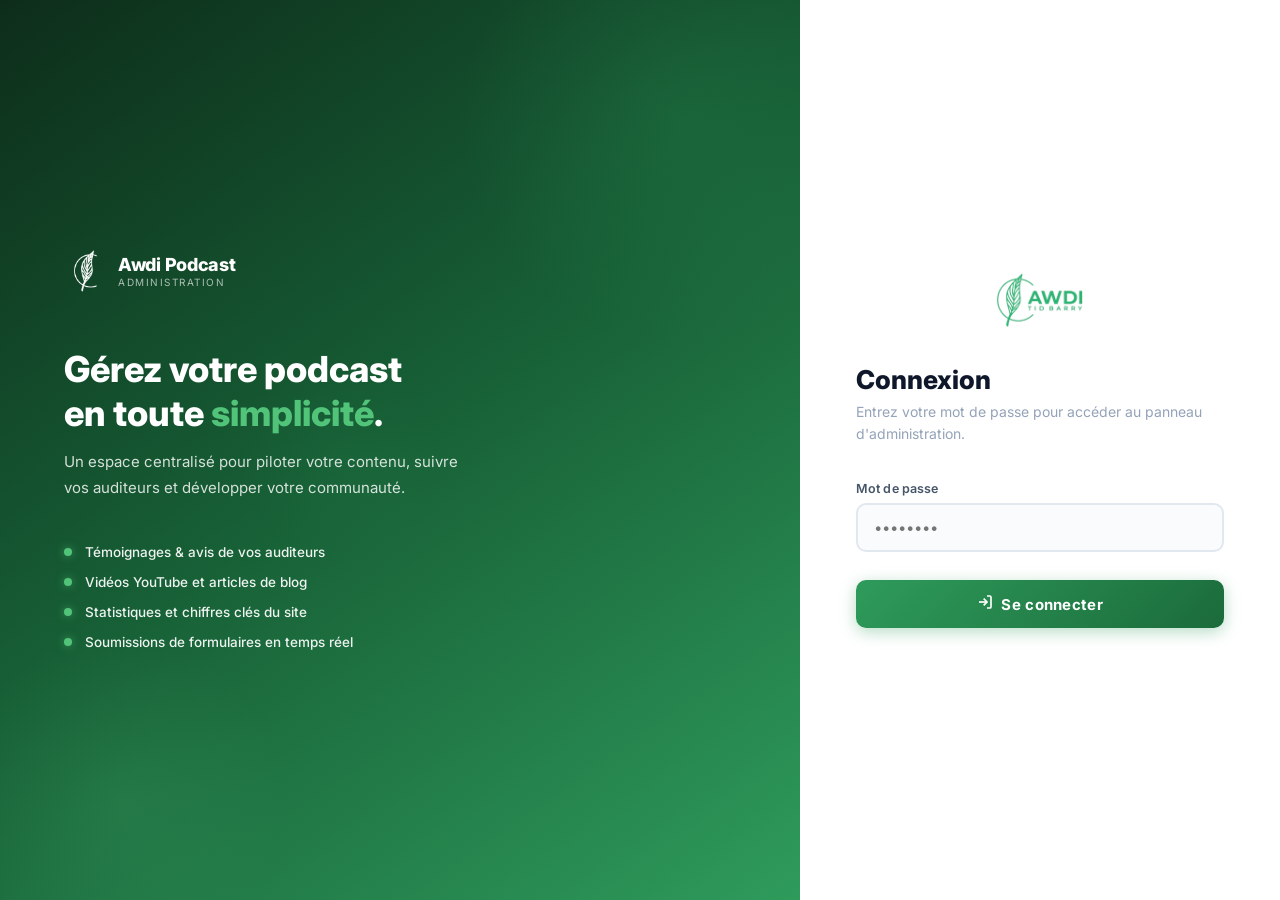
<file: admin.html>
<!DOCTYPE html>
<html lang="fr">
<head>
  <meta charset="UTF-8" />
  <meta name="viewport" content="width=device-width, initial-scale=1.0" />
  <title>Admin — Awdi Podcast</title>
  <link rel="icon" type="image/png" sizes="32x32" href="assets/favicon-32.png" />
  <link rel="icon" type="image/png" href="assets/favicon.png" />
  <link rel="shortcut icon" href="assets/favicon.ico" />
  <link href="https://fonts.googleapis.com/css2?family=Inter:wght@400;500;600;700;800&display=swap" rel="stylesheet" />
  <style>
    *{margin:0;padding:0;box-sizing:border-box}
    :root{
      --g:#2E9B5B;--gd:#1B6B3A;--g2:#52C47A;--gl:#E8F5EE;
      --sb:#1e6b3e;--sbh:rgba(255,255,255,.09);
      --t:#0F172A;--tm:#475569;--tl:#94A3B8;
      --bg:#F1F5F9;--w:#fff;--b:#E2E8F0;
      --r:#EF4444;
      --rad:16px;--rad-sm:10px;
      --sh:0 1px 3px rgba(0,0,0,.05),0 4px 16px rgba(0,0,0,.06);
      --shl:0 8px 40px rgba(0,0,0,.18);
      --tr:.22s cubic-bezier(.4,0,.2,1)
    }
    body{font-family:'Inter',sans-serif;background:var(--bg);color:var(--t)}

    /* ── LOGIN ── */
    #login{min-height:100vh;display:flex}
    .l-brand{
      flex:1;
      background:linear-gradient(145deg,#0d2d1a 0%,#165c34 45%,#2E9B5B 100%);
      display:flex;flex-direction:column;justify-content:center;padding:64px;
      position:relative;overflow:hidden;
    }
    .l-brand::before{content:'';position:absolute;top:-120px;right:-120px;width:480px;height:480px;background:radial-gradient(circle,rgba(46,155,91,.2) 0%,transparent 65%);pointer-events:none}
    .l-brand::after{content:'';position:absolute;bottom:-80px;left:-60px;width:360px;height:360px;background:radial-gradient(circle,rgba(82,196,122,.12) 0%,transparent 65%);pointer-events:none}
    .l-brand-glow{position:absolute;top:40%;left:30%;width:200px;height:200px;background:radial-gradient(circle,rgba(46,155,91,.08) 0%,transparent 70%);pointer-events:none}
    .l-logo-wrap{display:flex;align-items:center;gap:12px;margin-bottom:56px;position:relative;z-index:1}
    .l-logo-icon{width:42px;height:42px;object-fit:contain;filter:brightness(0) invert(1)}
    .l-logo-name{font-size:18px;font-weight:800;color:#fff;letter-spacing:-.3px}
    .l-logo-tag{font-size:10px;color:rgba(255,255,255,.65);text-transform:uppercase;letter-spacing:1.5px;margin-top:1px}
    .l-brand h2{font-size:clamp(26px,2.8vw,36px);font-weight:800;color:#fff;line-height:1.22;margin-bottom:14px;position:relative;z-index:1}
    .l-brand h2 em{font-style:normal;color:var(--g2)}
    .l-brand-sub{font-size:15px;color:rgba(255,255,255,.82);line-height:1.7;margin-bottom:44px;position:relative;z-index:1;max-width:420px}
    .l-feats{display:flex;flex-direction:column;gap:14px;position:relative;z-index:1}
    .l-feat{display:flex;align-items:center;gap:13px;font-size:13.5px;color:rgba(255,255,255,.92);font-weight:500}
    .l-feat-dot{width:8px;height:8px;border-radius:50%;background:var(--g2);flex-shrink:0;box-shadow:0 0 8px rgba(82,196,122,.6)}

    .l-form{width:480px;flex-shrink:0;background:var(--w);display:flex;flex-direction:column;justify-content:center;padding:64px 56px}
    .l-form-logo{height:56px;margin-bottom:36px;object-fit:contain;display:block}
    .l-form h1{font-size:26px;font-weight:800;color:var(--t);margin-bottom:6px}
    .l-form-sub{font-size:14px;color:var(--tl);margin-bottom:36px;line-height:1.6}
    .lform .lfg{margin-bottom:20px}
    .lform label{font-size:12.5px;font-weight:600;color:var(--tm);display:block;margin-bottom:7px;letter-spacing:.1px}
    .lform input{width:100%;padding:13px 16px;border:2px solid var(--b);border-radius:var(--rad-sm);font-size:15px;outline:none;transition:border-color var(--tr),box-shadow var(--tr);font-family:inherit;color:var(--t);background:#FAFBFC}
    .lform input:focus{border-color:var(--g);box-shadow:0 0 0 4px rgba(46,155,91,.1);background:var(--w)}
    .lbtn{width:100%;padding:14px;margin-top:8px;background:linear-gradient(135deg,var(--g) 0%,var(--gd) 100%);color:#fff;border:none;border-radius:var(--rad-sm);font-size:15px;font-weight:700;cursor:pointer;font-family:inherit;transition:all var(--tr);box-shadow:0 4px 16px rgba(46,155,91,.35);letter-spacing:.3px}
    .lbtn:hover{transform:translateY(-2px);box-shadow:0 8px 24px rgba(46,155,91,.45)}
    .lbtn:active{transform:translateY(0)}
    .lerr{color:var(--r);font-size:13px;margin-top:12px;display:none;text-align:center;background:#FEF2F2;padding:10px 14px;border-radius:8px;font-weight:500;border:1px solid #FECACA}
    @media(max-width:960px){.l-brand{display:none}.l-form{width:100%;padding:48px 36px}}

    /* ── APP LAYOUT ── */
    #app{display:none;min-height:100vh}
    #app.on{display:flex}

    /* ── SIDEBAR ── */
    .sb{width:262px;flex-shrink:0;background:var(--sb);display:flex;flex-direction:column;min-height:100vh;position:sticky;top:0;height:100vh;overflow-y:auto;border-right:1px solid rgba(255,255,255,.12)}
    .sb-brand{padding:22px 18px 20px;border-bottom:1px solid rgba(255,255,255,.12);display:flex;align-items:center;gap:11px}
    .sb-brand-icon{width:34px;height:34px;object-fit:contain;flex-shrink:0}
    .sb-brand .bn{font-size:14px;font-weight:800;color:#fff;letter-spacing:-.2px}
    .sb-brand .bs{font-size:9.5px;color:rgba(255,255,255,.7);text-transform:uppercase;letter-spacing:1.5px;margin-top:1px}
    .sb-nav{padding:10px 10px;flex:1}
    .sb-sect{padding:14px 12px 6px;font-size:9px;font-weight:700;text-transform:uppercase;letter-spacing:1.6px;color:rgba(255,255,255,.6)}
    .ni{display:flex;align-items:center;gap:10px;padding:10px 13px;border-radius:10px;cursor:pointer;color:rgba(255,255,255,.85);font-size:13px;font-weight:500;transition:all var(--tr);margin-bottom:1px;border:none;background:none;width:100%;text-align:left;font-family:inherit;position:relative}
    .ni:hover{background:rgba(255,255,255,.12);color:#fff}
    .ni.act{background:rgba(0,0,0,.2);color:#fff}
    .ni.act::before{content:'';position:absolute;left:0;top:50%;transform:translateY(-50%);width:3px;height:62%;background:linear-gradient(180deg,var(--g2),var(--g));border-radius:0 3px 3px 0}
    .ni svg{flex-shrink:0;opacity:.85;transition:opacity var(--tr)}
    .ni:hover svg,.ni.act svg{opacity:1}
    .nb{margin-left:auto;background:var(--r);color:#fff;font-size:10px;font-weight:700;border-radius:20px;padding:2px 7px;min-width:20px;text-align:center}
    .sb-bot{padding:10px;border-top:1px solid rgba(255,255,255,.12)}
    .sb-user{display:flex;align-items:center;gap:10px;padding:10px 13px;margin-bottom:4px;border-radius:10px}
    .sb-av{width:32px;height:32px;border-radius:50%;background:linear-gradient(135deg,var(--g2),var(--g));color:#fff;font-size:12px;font-weight:800;display:flex;align-items:center;justify-content:center;flex-shrink:0}
    .sb-uname{font-size:12.5px;font-weight:700;color:#fff;line-height:1.2}
    .sb-uemail{font-size:10.5px;color:rgba(255,255,255,.7);margin-top:1px}
    .sb-bot .ni{color:rgba(255,255,255,.85);font-size:12.5px}
    .sb-bot .ni:hover{color:#FC8181;background:rgba(239,68,68,.12)}

    /* ── MAIN ── */
    .main{flex:1;overflow-y:auto;min-height:100vh;background:var(--bg)}
    .topbar{background:rgba(255,255,255,.95);backdrop-filter:blur(24px);padding:0 32px;height:62px;border-bottom:1px solid rgba(226,232,240,.8);display:flex;align-items:center;justify-content:space-between;position:sticky;top:0;z-index:100;box-shadow:0 1px 0 rgba(0,0,0,.05)}
    .tb-left{display:flex;align-items:center;gap:8px}
    .tb-bread{font-size:12px;color:var(--tl);font-weight:500}
    .tb-sep{color:var(--b);margin:0 2px;font-size:14px}
    .topbar-t{font-size:16px;font-weight:800;color:var(--t)}
    .tb-right{display:flex;align-items:center;gap:10px}
    .tb-pill{font-size:11.5px;color:var(--tl);background:var(--bg);padding:5px 12px;border-radius:20px;border:1px solid var(--b);font-weight:500}
    .vsb{display:flex;align-items:center;gap:6px;padding:8px 16px;background:var(--gl);color:var(--gd);border:none;border-radius:8px;font-size:12.5px;font-weight:700;cursor:pointer;text-decoration:none;font-family:inherit;transition:all var(--tr)}
    .vsb:hover{background:var(--g);color:#fff;box-shadow:0 4px 12px rgba(46,155,91,.28)}
    .content{padding:32px}

    /* ── PANELS ── */
    .pnl{display:none}
    .pnl.act{display:block;animation:pIn .28s cubic-bezier(.4,0,.2,1)}
    @keyframes pIn{from{opacity:0;transform:translateY(10px)}to{opacity:1;transform:translateY(0)}}

    /* ── STAT CARDS ── */
    .dgrid{display:grid;grid-template-columns:repeat(auto-fit,minmax(188px,1fr));gap:16px;margin-bottom:28px}
    .dc{background:var(--w);border-radius:var(--rad);padding:22px 20px;border:1px solid var(--b);box-shadow:var(--sh);display:flex;align-items:center;gap:15px;transition:all var(--tr);position:relative;overflow:hidden;cursor:default}
    .dc::before{content:'';position:absolute;inset:0;opacity:0;transition:opacity var(--tr);border-radius:var(--rad)}
    .dc.gr::before{background:linear-gradient(135deg,rgba(46,155,91,.04),rgba(27,107,58,.02))}
    .dc.bl::before{background:linear-gradient(135deg,rgba(59,130,246,.04),rgba(29,78,216,.02))}
    .dc.or::before{background:linear-gradient(135deg,rgba(245,158,11,.04),rgba(217,119,6,.02))}
    .dc.rd::before{background:linear-gradient(135deg,rgba(239,68,68,.04),rgba(220,38,38,.02))}
    .dc.pu::before{background:linear-gradient(135deg,rgba(139,92,246,.04),rgba(124,58,237,.02))}
    .dc:hover{transform:translateY(-3px);box-shadow:0 8px 32px rgba(0,0,0,.1)}
    .dc:hover::before{opacity:1}
    .dc::after{content:'';position:absolute;top:0;left:0;right:0;height:2px;opacity:0;transition:opacity var(--tr)}
    .dc.gr::after{background:linear-gradient(90deg,var(--g),var(--g2))}
    .dc.bl::after{background:linear-gradient(90deg,#3B82F6,#60A5FA)}
    .dc.or::after{background:linear-gradient(90deg,#F59E0B,#FCD34D)}
    .dc.rd::after{background:linear-gradient(90deg,#EF4444,#F87171)}
    .dc.pu::after{background:linear-gradient(90deg,#8B5CF6,#A78BFA)}
    .dc:hover::after{opacity:1}
    .di{width:48px;height:48px;border-radius:13px;display:flex;align-items:center;justify-content:center;flex-shrink:0}
    .di.gr{background:var(--gl);color:var(--g)}
    .di.bl{background:#EFF6FF;color:#3B82F6}
    .di.or{background:#FFF7ED;color:#F59E0B}
    .di.pu{background:#F5F3FF;color:#8B5CF6}
    .di.rd{background:#FEF2F2;color:#EF4444}
    .dn{font-size:30px;font-weight:800;color:var(--t);line-height:1;font-variant-numeric:tabular-nums;letter-spacing:-1px}
    .dl{font-size:12px;color:var(--tl);margin-top:4px;font-weight:500}

    /* ── TABLE WIDGET ── */
    .tw{background:var(--w);border-radius:var(--rad);border:1px solid var(--b);overflow:hidden;box-shadow:var(--sh)}
    .th{padding:18px 24px;display:flex;align-items:center;justify-content:space-between;border-bottom:1px solid var(--b)}
    .th h3{font-size:15px;font-weight:700;color:var(--t)}
    .th p{font-size:12px;color:var(--tl);margin-top:2px}
    table{width:100%;border-collapse:collapse}
    thead th{padding:11px 16px;text-align:left;font-size:10px;font-weight:700;text-transform:uppercase;letter-spacing:1px;color:var(--tl);background:#FAFBFD;border-bottom:1px solid var(--b)}
    tbody td{padding:14px 16px;font-size:13.5px;border-bottom:1px solid #F5F8FC;vertical-align:middle;color:var(--t)}
    tbody tr:last-child td{border-bottom:none}
    tbody tr{transition:background var(--tr)}
    tbody tr:hover td{background:#F8FAFD}
    .er td{text-align:center;color:var(--tl);padding:52px;font-size:14px}

    /* ── BADGES ── */
    .bdg{display:inline-flex;align-items:center;padding:3px 10px;border-radius:20px;font-size:11px;font-weight:700;letter-spacing:.2px}
    .bg{background:#DCFCE7;color:#15803D}
    .bb{background:#DBEAFE;color:#1D4ED8}
    .bo{background:#FEF3C7;color:#92400E}
    .bp{background:#EDE9FE;color:#5B21B6}
    .br{background:#FEE2E2;color:#991B1B}
    .bx{background:#F1F5F9;color:#475569}

    /* ── BUTTONS ── */
    .btn{display:inline-flex;align-items:center;gap:6px;padding:9px 18px;border-radius:9px;font-size:13px;font-weight:600;cursor:pointer;border:none;transition:all var(--tr);font-family:inherit;letter-spacing:.1px}
    .bp2{background:linear-gradient(135deg,var(--g),var(--gd));color:#fff;box-shadow:0 2px 8px rgba(46,155,91,.28)}
    .bp2:hover{box-shadow:0 5px 16px rgba(46,155,91,.4);transform:translateY(-1px)}
    .bs2{background:var(--bg);color:var(--tm);border:1px solid var(--b)}
    .bs2:hover{background:#E9EEF5;border-color:#CBD5E1}
    .bdn{background:#FEF2F2;color:var(--r);border:1px solid #FECACA}
    .bdn:hover{background:var(--r);color:#fff;border-color:var(--r)}
    .bsm{padding:6px 12px;font-size:11.5px;border-radius:7px}
    .bic{padding:7px;width:32px;height:32px;justify-content:center}

    /* ── MODAL ── */
    .mo{position:fixed;inset:0;background:rgba(8,14,28,.65);display:none;align-items:center;justify-content:center;z-index:1000;padding:20px;backdrop-filter:blur(8px)}
    .mo.op{display:flex}
    .mbox{background:var(--w);border-radius:20px;width:100%;max-width:560px;max-height:90vh;overflow-y:auto;box-shadow:0 32px 80px rgba(0,0,0,.24);animation:mIn .24s cubic-bezier(.34,1.4,.64,1)}
    .mbox.wide{max-width:660px}
    @keyframes mIn{from{opacity:0;transform:scale(.93) translateY(18px)}to{opacity:1;transform:scale(1) translateY(0)}}
    .mh{padding:24px 28px 0;display:flex;align-items:center;justify-content:space-between}
    .mh h3{font-size:17px;font-weight:800;color:var(--t)}
    .mc{width:30px;height:30px;border-radius:50%;border:none;background:var(--bg);cursor:pointer;display:flex;align-items:center;justify-content:center;color:var(--tl);font-size:16px;transition:all var(--tr);font-family:inherit}
    .mc:hover{background:#FEE2E2;color:var(--r)}
    .mb{padding:20px 28px 28px}

    /* ── FORM ── */
    .fg{margin-bottom:16px}
    .fg label{font-size:12.5px;font-weight:600;color:var(--tm);display:block;margin-bottom:6px}
    .fg input,.fg textarea,.fg select{width:100%;padding:11px 14px;border:2px solid var(--b);border-radius:var(--rad-sm);font-size:13.5px;font-family:inherit;outline:none;transition:border-color var(--tr),box-shadow var(--tr);background:#FAFBFC;color:var(--t)}
    .fg input:focus,.fg textarea:focus,.fg select:focus{border-color:var(--g);box-shadow:0 0 0 3px rgba(46,155,91,.1);background:var(--w)}
    .fg textarea{resize:vertical;min-height:84px}
    .fg .hint{font-size:11px;color:var(--tl);margin-top:4px}
    .frow{display:grid;grid-template-columns:1fr 1fr;gap:14px}
    .fa{display:flex;gap:10px;justify-content:flex-end;margin-top:22px;padding-top:16px;border-top:1px solid var(--b)}

    /* ── STARS ── */
    .ss{display:flex;gap:4px}
    .ss button{background:none;border:none;cursor:pointer;font-size:28px;color:#E2E8F0;transition:color .12s;padding:0;line-height:1}
    .ss button.on{color:#F59E0B}

    /* ── YT PREVIEW ── */
    .ytp{border-radius:var(--rad-sm);overflow:hidden;margin-top:10px;display:none;box-shadow:var(--sh)}
    .ytp iframe{width:100%;aspect-ratio:16/9;display:block;border:none}

    /* ── STATS EDITOR ── */
    .se{display:grid;grid-template-columns:repeat(auto-fit,minmax(210px,1fr));gap:18px}
    .sec{background:var(--w);border-radius:var(--rad);padding:24px;border:1px solid var(--b);box-shadow:var(--sh);transition:all var(--tr)}
    .sec:hover{border-color:rgba(46,155,91,.3);box-shadow:0 4px 20px rgba(46,155,91,.08);transform:translateY(-2px)}
    .sec label{font-size:13px;font-weight:600;color:var(--tm);display:block;margin-bottom:12px}
    .sec input{width:100%;padding:12px 16px;font-size:28px;font-weight:800;border:2px solid var(--b);border-radius:var(--rad-sm);outline:none;text-align:center;color:var(--gd);transition:all var(--tr);font-family:inherit}
    .sec input:focus{border-color:var(--g);box-shadow:0 0 0 3px rgba(46,155,91,.1)}
    .sec .sh{font-size:11px;color:var(--tl);text-align:center;margin-top:6px}

    /* ── TOAST ── */
    #tst{position:fixed;bottom:24px;right:24px;z-index:9999;color:#fff;padding:14px 20px;border-radius:12px;font-size:13.5px;font-weight:600;display:flex;align-items:center;gap:10px;box-shadow:var(--shl);transform:translateY(80px);opacity:0;transition:all .4s cubic-bezier(.34,1.56,.64,1);pointer-events:none;max-width:320px}
    #tst.on{transform:translateY(0);opacity:1}
    #tst.ok{background:linear-gradient(135deg,var(--g),var(--gd))}
    #tst.er2{background:linear-gradient(135deg,#EF4444,#DC2626)}

    /* ── CONFIRM ── */
    .co{position:fixed;inset:0;background:rgba(8,14,28,.65);display:none;align-items:center;justify-content:center;z-index:2000;padding:20px;backdrop-filter:blur(8px)}
    .co.op{display:flex}
    .cbox{background:var(--w);border-radius:20px;padding:36px;width:100%;max-width:380px;text-align:center;box-shadow:0 32px 80px rgba(0,0,0,.24);animation:mIn .2s ease}
    .ci{width:56px;height:56px;background:#FEE2E2;border-radius:50%;display:flex;align-items:center;justify-content:center;margin:0 auto 16px;color:var(--r)}
    .cbox h3{font-size:18px;font-weight:800;margin-bottom:8px;color:var(--t)}
    .cbox p{font-size:13.5px;color:var(--tl);margin-bottom:24px;line-height:1.65}
    .ca{display:flex;gap:10px;justify-content:center}

    /* ── MISC ── */
    .av{width:36px;height:36px;border-radius:50%;background:linear-gradient(135deg,var(--g),var(--gd));color:#fff;display:inline-flex;align-items:center;justify-content:center;font-weight:800;font-size:13px;flex-shrink:0}
    .tr{max-width:260px;white-space:nowrap;overflow:hidden;text-overflow:ellipsis;display:block}

    /* ── SUBMISSION CARDS ── */
    .sc{display:grid;gap:12px}
    .scard{background:var(--w);border-radius:var(--rad);padding:18px 20px;border:1px solid var(--b);box-shadow:var(--sh);cursor:pointer;transition:all var(--tr)}
    .scard:hover{border-color:var(--g);box-shadow:0 6px 24px rgba(46,155,91,.12);transform:translateY(-2px)}
    .sch{display:flex;align-items:center;gap:10px;margin-bottom:8px;flex-wrap:wrap}
    .sct{font-weight:700;font-size:14px;color:var(--t)}
    .scd{font-size:11.5px;color:var(--tl);margin-left:auto}
    .scb{font-size:13px;color:var(--tm);line-height:1.55}
    .sff{display:flex;gap:8px;flex-wrap:wrap;margin-bottom:20px}
    .sf{padding:7px 16px;border-radius:20px;border:2px solid var(--b);background:var(--w);font-size:12.5px;font-weight:600;cursor:pointer;color:var(--tm);transition:all var(--tr);font-family:inherit}
    .sf.act{border-color:var(--g);background:var(--gl);color:var(--gd)}
    .sub-det{background:#F8FAFC;border-radius:var(--rad-sm);padding:16px;margin-top:10px;border:1px solid var(--b)}
    .sdf{display:flex;gap:12px;margin-bottom:8px;font-size:13px}
    .sdf:last-child{margin-bottom:0}
    .sdk{font-weight:600;color:var(--tm);min-width:130px;flex-shrink:0}
    .sdv{color:var(--t)}

    /* ── PANEL HEADER BANNER ── */
    .pnl-hdr{background:linear-gradient(135deg,var(--gd),var(--g));border-radius:var(--rad);padding:24px 28px;margin-bottom:22px;color:#fff;display:flex;align-items:center;justify-content:space-between}
    .pnl-hdr h2{font-size:19px;font-weight:800;margin-bottom:3px}
    .pnl-hdr p{font-size:13px;opacity:.78}
    .pnl-hdr-icon{width:48px;height:48px;background:rgba(255,255,255,.15);border-radius:12px;display:flex;align-items:center;justify-content:center;flex-shrink:0}
  </style>
</head>
<body>

<!-- ══ LOGIN ══ -->
<div id="login">
  <div class="l-brand">
    <div class="l-brand-glow"></div>
    <div class="l-logo-wrap">
      <img src="assets/favicon.png" alt="" class="l-logo-icon" />
      <div><div class="l-logo-name">Awdi Podcast</div><div class="l-logo-tag">Administration</div></div>
    </div>
    <h2>Gérez votre podcast<br>en toute <em>simplicité</em>.</h2>
    <p class="l-brand-sub">Un espace centralisé pour piloter votre contenu, suivre vos auditeurs et développer votre communauté.</p>
    <div class="l-feats">
      <div class="l-feat"><div class="l-feat-dot"></div>Témoignages &amp; avis de vos auditeurs</div>
      <div class="l-feat"><div class="l-feat-dot"></div>Vidéos YouTube et articles de blog</div>
      <div class="l-feat"><div class="l-feat-dot"></div>Statistiques et chiffres clés du site</div>
      <div class="l-feat"><div class="l-feat-dot"></div>Soumissions de formulaires en temps réel</div>
    </div>
  </div>
  <div class="l-form">
    <img src="assets/logo1.png" alt="Awdi Podcast" class="l-form-logo" />
    <h1>Connexion</h1>
    <p class="l-form-sub">Entrez votre mot de passe pour accéder au panneau d'administration.</p>
    <div class="lform">
      <div class="lfg"><label>Mot de passe</label><input type="password" id="pwd" placeholder="••••••••" /></div>
      <button class="lbtn" id="lbtn">
        <svg width="16" height="16" viewBox="0 0 24 24" fill="none" stroke="currentColor" stroke-width="2.5" style="margin-right:4px"><path d="M15 3h4a2 2 0 0 1 2 2v14a2 2 0 0 1-2 2h-4"/><polyline points="10 17 15 12 10 7"/><line x1="15" y1="12" x2="3" y2="12"/></svg>
        Se connecter
      </button>
      <div class="lerr" id="lerr">Mot de passe incorrect. Réessayez.</div>
    </div>
  </div>
</div>

<!-- ══ APP ══ -->
<div id="app">
  <aside class="sb">
    <div class="sb-brand">
      <img src="assets/favicon.png" alt="Awdi" class="sb-brand-icon" style="filter:brightness(0) invert(1)" />
      <div><div class="bn">Awdi Podcast</div><div class="bs">Administration</div></div>
    </div>
    <nav class="sb-nav">
      <div class="sb-sect">Général</div>
      <button class="ni act" data-s="dashboard">
        <svg width="16" height="16" viewBox="0 0 24 24" fill="none" stroke="currentColor" stroke-width="2"><rect x="3" y="3" width="7" height="7" rx="1"/><rect x="14" y="3" width="7" height="7" rx="1"/><rect x="14" y="14" width="7" height="7" rx="1"/><rect x="3" y="14" width="7" height="7" rx="1"/></svg>
        Tableau de bord
      </button>
      <div class="sb-sect">Contenu</div>
      <button class="ni" data-s="testi">
        <svg width="16" height="16" viewBox="0 0 24 24" fill="none" stroke="currentColor" stroke-width="2"><path d="M21 15a2 2 0 0 1-2 2H7l-4 4V5a2 2 0 0 1 2-2h14a2 2 0 0 1 2 2z"/></svg>
        Témoignages
      </button>
      <button class="ni" data-s="videos">
        <svg width="16" height="16" viewBox="0 0 24 24" fill="none" stroke="currentColor" stroke-width="2"><polygon points="23 7 16 12 23 17 23 7"/><rect x="1" y="5" width="15" height="14" rx="2"/></svg>
        Vidéos YouTube
      </button>
      <button class="ni" data-s="articles">
        <svg width="16" height="16" viewBox="0 0 24 24" fill="none" stroke="currentColor" stroke-width="2"><path d="M14 2H6a2 2 0 0 0-2 2v16a2 2 0 0 0 2 2h12a2 2 0 0 0 2-2V8z"/><polyline points="14 2 14 8 20 8"/><line x1="16" y1="13" x2="8" y2="13"/><line x1="16" y1="17" x2="8" y2="17"/></svg>
        Articles de blog
      </button>
      <button class="ni" data-s="stats">
        <svg width="16" height="16" viewBox="0 0 24 24" fill="none" stroke="currentColor" stroke-width="2"><line x1="18" y1="20" x2="18" y2="10"/><line x1="12" y1="20" x2="12" y2="4"/><line x1="6" y1="20" x2="6" y2="14"/></svg>
        Statistiques
      </button>
      <div class="sb-sect">Activité</div>
      <button class="ni" data-s="subs">
        <svg width="16" height="16" viewBox="0 0 24 24" fill="none" stroke="currentColor" stroke-width="2"><path d="M4 4h16c1.1 0 2 .9 2 2v12c0 1.1-.9 2-2 2H4c-1.1 0-2-.9-2-2V6c0-1.1.9-2 2-2z"/><polyline points="22,6 12,13 2,6"/></svg>
        Soumissions
        <span class="nb" id="sbdg" style="display:none"></span>
      </button>
      <button class="ni" data-s="newsletter">
        <svg width="16" height="16" viewBox="0 0 24 24" fill="none" stroke="currentColor" stroke-width="2"><path d="M22 13V6a2 2 0 0 0-2-2H4a2 2 0 0 0-2 2v12a2 2 0 0 0 2 2h8"/><polyline points="2,6 12,13 22,6"/><path d="M19 16l-4 4 4 4"/><path d="M15 20h8"/></svg>
        Newsletter
      </button>
    </nav>
    <div class="sb-bot">
      <div class="sb-user">
        <div class="sb-av">O</div>
        <div>
          <div class="sb-uname">O Barry</div>
          <div class="sb-uemail">mlbarryai@gmail.com</div>
        </div>
      </div>
      <button class="ni" id="logoutbtn">
        <svg width="16" height="16" viewBox="0 0 24 24" fill="none" stroke="currentColor" stroke-width="2"><path d="M9 21H5a2 2 0 0 1-2-2V5a2 2 0 0 1 2-2h4"/><polyline points="16 17 21 12 16 7"/><line x1="21" y1="12" x2="9" y2="12"/></svg>
        Déconnexion
      </button>
    </div>
  </aside>

  <main class="main">
    <div class="topbar">
      <div class="tb-left">
        <span class="tb-bread">Awdi Podcast</span>
        <span class="tb-sep">›</span>
        <div class="topbar-t" id="ttitle">Tableau de bord</div>
      </div>
      <div class="tb-right">
        <span class="tb-pill" id="tb-date"></span>
        <a href="index.html" target="_blank" class="vsb">
          <svg width="13" height="13" viewBox="0 0 24 24" fill="none" stroke="currentColor" stroke-width="2.5"><path d="M18 13v6a2 2 0 0 1-2 2H5a2 2 0 0 1-2-2V8a2 2 0 0 1 2-2h6"/><polyline points="15 3 21 3 21 9"/><line x1="10" y1="14" x2="21" y2="3"/></svg>
          Voir le site
        </a>
      </div>
    </div>
    <div class="content">

      <!-- DASHBOARD -->
      <div class="pnl act" id="pnl-dashboard">
        <div class="dgrid">
          <div class="dc gr"><div class="di gr"><svg width="22" height="22" viewBox="0 0 24 24" fill="none" stroke="currentColor" stroke-width="2"><path d="M21 15a2 2 0 0 1-2 2H7l-4 4V5a2 2 0 0 1 2-2h14a2 2 0 0 1 2 2z"/></svg></div><div><div class="dn" id="dt">0</div><div class="dl">Témoignages</div></div></div>
          <div class="dc bl"><div class="di bl"><svg width="22" height="22" viewBox="0 0 24 24" fill="none" stroke="currentColor" stroke-width="2"><polygon points="23 7 16 12 23 17 23 7"/><rect x="1" y="5" width="15" height="14" rx="2"/></svg></div><div><div class="dn" id="dv">0</div><div class="dl">Vidéos YouTube</div></div></div>
          <div class="dc or"><div class="di or"><svg width="22" height="22" viewBox="0 0 24 24" fill="none" stroke="currentColor" stroke-width="2"><path d="M14 2H6a2 2 0 0 0-2 2v16a2 2 0 0 0 2 2h12a2 2 0 0 0 2-2V8z"/><polyline points="14 2 14 8 20 8"/></svg></div><div><div class="dn" id="da">0</div><div class="dl">Articles publiés</div></div></div>
          <div class="dc rd"><div class="di rd"><svg width="22" height="22" viewBox="0 0 24 24" fill="none" stroke="currentColor" stroke-width="2"><path d="M4 4h16c1.1 0 2 .9 2 2v12c0 1.1-.9 2-2 2H4c-1.1 0-2-.9-2-2V6c0-1.1.9-2 2-2z"/><polyline points="22,6 12,13 2,6"/></svg></div><div><div class="dn" id="ds">0</div><div class="dl">Soumissions</div></div></div>
          <div class="dc pu"><div class="di pu"><svg width="22" height="22" viewBox="0 0 24 24" fill="none" stroke="currentColor" stroke-width="2"><path d="M17 21v-2a4 4 0 0 0-4-4H5a4 4 0 0 0-4 4v2"/><circle cx="9" cy="7" r="4"/><path d="M23 21v-2a4 4 0 0 0-3-3.87"/><path d="M16 3.13a4 4 0 0 1 0 7.75"/></svg></div><div><div class="dn" id="dnl">0</div><div class="dl">Abonnés newsletter</div></div></div>
        </div>
        <div class="tw">
          <div class="th"><div><h3>Dernières soumissions</h3><p>Les 5 demandes les plus récentes.</p></div><button class="btn bs2 bsm" onclick="go('subs')">Voir tout →</button></div>
          <table><thead><tr><th>Type</th><th>Nom</th><th>Email</th><th>Date</th><th></th></tr></thead><tbody id="dtbl"><tr class="er"><td colspan="5">Aucune soumission.</td></tr></tbody></table>
        </div>
      </div>

      <!-- TESTIMONIALS -->
      <div class="pnl" id="pnl-testi">
        <div class="pnl-hdr">
          <div><h2>Témoignages</h2><p>Affichés automatiquement sur la page d'accueil.</p></div>
          <div class="pnl-hdr-icon"><svg width="22" height="22" viewBox="0 0 24 24" fill="none" stroke="white" stroke-width="2"><path d="M21 15a2 2 0 0 1-2 2H7l-4 4V5a2 2 0 0 1 2-2h14a2 2 0 0 1 2 2z"/></svg></div>
        </div>
        <div class="tw">
          <div class="th"><div><h3>Tous les témoignages</h3><p>Cliquez sur modifier pour éditer.</p></div><button class="btn bp2" onclick="openM('testi')"><svg width="13" height="13" viewBox="0 0 24 24" fill="none" stroke="currentColor" stroke-width="2.5"><line x1="12" y1="5" x2="12" y2="19"/><line x1="5" y1="12" x2="19" y2="12"/></svg>Ajouter</button></div>
          <table><thead><tr><th>Auteur</th><th>Note</th><th>Témoignage</th><th>Actions</th></tr></thead><tbody id="ttbl"></tbody></table>
        </div>
      </div>

      <!-- VIDEOS -->
      <div class="pnl" id="pnl-videos">
        <div class="pnl-hdr">
          <div><h2>Vidéos YouTube</h2><p>Intégrées automatiquement sur le site.</p></div>
          <div class="pnl-hdr-icon"><svg width="22" height="22" viewBox="0 0 24 24" fill="none" stroke="white" stroke-width="2"><polygon points="23 7 16 12 23 17 23 7"/><rect x="1" y="5" width="15" height="14" rx="2"/></svg></div>
        </div>
        <div class="tw">
          <div class="th"><div><h3>Bibliothèque de vidéos</h3><p>Ajoutez un lien YouTube pour l'intégrer.</p></div><button class="btn bp2" onclick="openM('video')"><svg width="13" height="13" viewBox="0 0 24 24" fill="none" stroke="currentColor" stroke-width="2.5"><line x1="12" y1="5" x2="12" y2="19"/><line x1="5" y1="12" x2="19" y2="12"/></svg>Ajouter</button></div>
          <table><thead><tr><th>Titre</th><th>ID YouTube</th><th>Aperçu</th><th>Date</th><th>Actions</th></tr></thead><tbody id="vtbl"></tbody></table>
        </div>
      </div>

      <!-- ARTICLES -->
      <div class="pnl" id="pnl-articles">
        <div class="pnl-hdr">
          <div><h2>Articles de blog</h2><p>Publiés sur le blog et la page d'accueil.</p></div>
          <div class="pnl-hdr-icon"><svg width="22" height="22" viewBox="0 0 24 24" fill="none" stroke="white" stroke-width="2"><path d="M14 2H6a2 2 0 0 0-2 2v16a2 2 0 0 0 2 2h12a2 2 0 0 0 2-2V8z"/><polyline points="14 2 14 8 20 8"/></svg></div>
        </div>
        <div class="tw">
          <div class="th"><div><h3>Tous les articles</h3><p>Cliquez sur modifier pour éditer.</p></div><button class="btn bp2" onclick="openM('article')"><svg width="13" height="13" viewBox="0 0 24 24" fill="none" stroke="currentColor" stroke-width="2.5"><line x1="12" y1="5" x2="12" y2="19"/><line x1="5" y1="12" x2="19" y2="12"/></svg>Rédiger</button></div>
          <table><thead><tr><th>Titre</th><th>Catégorie</th><th>Extrait</th><th>Date</th><th>Actions</th></tr></thead><tbody id="atbl"></tbody></table>
        </div>
      </div>

      <!-- STATS -->
      <div class="pnl" id="pnl-stats">
        <div class="pnl-hdr">
          <div><h2>Statistiques du site</h2><p>Ces chiffres s'affichent dans la section "Chiffres clés" de la page d'accueil.</p></div>
          <div class="pnl-hdr-icon"><svg width="22" height="22" viewBox="0 0 24 24" fill="none" stroke="white" stroke-width="2"><line x1="18" y1="20" x2="18" y2="10"/><line x1="12" y1="20" x2="12" y2="4"/><line x1="6" y1="20" x2="6" y2="14"/></svg></div>
        </div>
        <div class="se">
          <div class="sec"><label><svg width="14" height="14" viewBox="0 0 24 24" fill="none" stroke="currentColor" stroke-width="2" stroke-linecap="round" stroke-linejoin="round" style="vertical-align:middle;margin-right:5px"><path d="M12 2a3 3 0 0 1 3 3v6a3 3 0 0 1-6 0V5a3 3 0 0 1 3-3z"/><path d="M19 10v1a7 7 0 0 1-14 0v-1"/><line x1="12" y1="19" x2="12" y2="22"/></svg>Épisodes publiés</label><input type="number" id="se1" min="0" /><div class="sh">Affiché avec "+"</div></div>
          <div class="sec"><label><svg width="14" height="14" viewBox="0 0 24 24" fill="none" stroke="currentColor" stroke-width="2" stroke-linecap="round" stroke-linejoin="round" style="vertical-align:middle;margin-right:5px"><path d="M3 18v-6a9 9 0 0 1 18 0v6"/><path d="M21 19a2 2 0 0 1-2 2h-1a2 2 0 0 1-2-2v-3a2 2 0 0 1 2-2h3z"/><path d="M3 19a2 2 0 0 0 2 2h1a2 2 0 0 0 2-2v-3a2 2 0 0 0-2-2H3z"/></svg>Plateformes d'écoute</label><input type="number" id="se2" min="0" /><div class="sh">Nombre de plateformes</div></div>
          <div class="sec"><label><svg width="14" height="14" viewBox="0 0 24 24" fill="none" stroke="currentColor" stroke-width="2" stroke-linecap="round" stroke-linejoin="round" style="vertical-align:middle;margin-right:5px"><path d="M17 21v-2a4 4 0 0 0-4-4H5a4 4 0 0 0-4 4v2"/><circle cx="9" cy="7" r="4"/><path d="M23 21v-2a4 4 0 0 0-3-3.87"/><path d="M16 3.13a4 4 0 0 1 0 7.75"/></svg>Auditeurs touchés</label><input type="number" id="se3" min="0" /><div class="sh">Affiché avec "+"</div></div>
          <div class="sec"><label><svg width="14" height="14" viewBox="0 0 24 24" fill="none" stroke="currentColor" stroke-width="2" stroke-linecap="round" stroke-linejoin="round" style="vertical-align:middle;margin-right:5px"><polyline points="20 6 9 17 4 12"/></svg>Gratuit &amp; accessible</label><input type="number" id="se4" min="0" max="100" /><div class="sh">Affiché avec "%"</div></div>
        </div>
        <div style="margin-top:22px"><button class="btn bp2" onclick="saveStats()"><svg width="13" height="13" viewBox="0 0 24 24" fill="none" stroke="currentColor" stroke-width="2.5"><polyline points="20 6 9 17 4 12"/></svg>Enregistrer les changements</button></div>
      </div>

      <!-- SUBMISSIONS -->
      <div class="pnl" id="pnl-subs">
        <div class="pnl-hdr" style="margin-bottom:20px">
          <div><h2>Soumissions</h2><p>Formulaires contact, rendez-vous et demandes de service.</p></div>
          <div class="pnl-hdr-icon"><svg width="22" height="22" viewBox="0 0 24 24" fill="none" stroke="white" stroke-width="2"><path d="M4 4h16c1.1 0 2 .9 2 2v12c0 1.1-.9 2-2 2H4c-1.1 0-2-.9-2-2V6c0-1.1.9-2 2-2z"/><polyline points="22,6 12,13 2,6"/></svg></div>
        </div>
        <div class="sff" id="sfilt">
          <button class="sf act" data-f="all">Tous</button>
          <button class="sf" data-f="contact">Contact</button>
          <button class="sf" data-f="rdv">Rendez-vous</button>
          <button class="sf" data-f="service">Service</button>
        </div>
        <div class="sc" id="scards"><div style="text-align:center;padding:50px;color:var(--tl);background:#fff;border-radius:var(--rad);border:1px solid var(--b)">Aucune soumission pour l'instant.</div></div>
      </div>

      <!-- NEWSLETTER -->
      <div class="pnl" id="pnl-newsletter">
        <div class="pnl-hdr" style="margin-bottom:22px">
          <div><h2>Newsletter</h2><p>Abonnés inscrits via le formulaire du site.</p></div>
          <div class="pnl-hdr-icon"><svg width="22" height="22" viewBox="0 0 24 24" fill="none" stroke="white" stroke-width="2"><path d="M22 13V6a2 2 0 0 0-2-2H4a2 2 0 0 0-2 2v12a2 2 0 0 0 2 2h8"/><polyline points="2,6 12,13 22,6"/></svg></div>
        </div>
        <div class="tw">
          <div class="th">
            <div><h3>Liste des abonnés</h3><p>Emails collectés via le formulaire d'abonnement.</p></div>
            <button class="btn bp2" onclick="exportNL()"><svg width="13" height="13" viewBox="0 0 24 24" fill="none" stroke="currentColor" stroke-width="2.5"><path d="M21 15v4a2 2 0 0 1-2 2H5a2 2 0 0 1-2-2v-4"/><polyline points="7 10 12 15 17 10"/><line x1="12" y1="15" x2="12" y2="3"/></svg>Exporter CSV</button>
          </div>
          <table><thead><tr><th>#</th><th>Email</th><th>Date d'inscription</th><th>Actions</th></tr></thead><tbody id="nltbl"></tbody></table>
        </div>
      </div>

    </div>
  </main>
</div>

<!-- MODAL TESTIMONIAL -->
<div class="mo" id="mo-testi">
  <div class="mbox">
    <div class="mh"><h3 id="mth">Ajouter un témoignage</h3><button class="mc" onclick="closeM('testi')"><svg width="14" height="14" viewBox="0 0 24 24" fill="none" stroke="currentColor" stroke-width="2.5"><line x1="18" y1="6" x2="6" y2="18"/><line x1="6" y1="6" x2="18" y2="18"/></svg></button></div>
    <div class="mb">
      <input type="hidden" id="tid" />
      <div class="frow">
        <div class="fg"><label>Prénom / Nom *</label><input type="text" id="tname" placeholder="ex: Fatou" /></div>
        <div class="fg"><label>Rôle / Titre</label><input type="text" id="trole" placeholder="ex: Auditrice fidèle" /></div>
      </div>
      <div class="fg"><label>Note *</label><div class="ss" id="starsel"><button data-n="1"><svg width="16" height="16" viewBox="0 0 24 24" fill="currentColor"><polygon points="12 2 15.09 8.26 22 9.27 17 14.14 18.18 21.02 12 17.77 5.82 21.02 7 14.14 2 9.27 8.91 8.26 12 2"/></svg></button><button data-n="2"><svg width="16" height="16" viewBox="0 0 24 24" fill="currentColor"><polygon points="12 2 15.09 8.26 22 9.27 17 14.14 18.18 21.02 12 17.77 5.82 21.02 7 14.14 2 9.27 8.91 8.26 12 2"/></svg></button><button data-n="3"><svg width="16" height="16" viewBox="0 0 24 24" fill="currentColor"><polygon points="12 2 15.09 8.26 22 9.27 17 14.14 18.18 21.02 12 17.77 5.82 21.02 7 14.14 2 9.27 8.91 8.26 12 2"/></svg></button><button data-n="4"><svg width="16" height="16" viewBox="0 0 24 24" fill="currentColor"><polygon points="12 2 15.09 8.26 22 9.27 17 14.14 18.18 21.02 12 17.77 5.82 21.02 7 14.14 2 9.27 8.91 8.26 12 2"/></svg></button><button data-n="5"><svg width="16" height="16" viewBox="0 0 24 24" fill="currentColor"><polygon points="12 2 15.09 8.26 22 9.27 17 14.14 18.18 21.02 12 17.77 5.82 21.02 7 14.14 2 9.27 8.91 8.26 12 2"/></svg></button></div></div>
      <div class="fg"><label>Témoignage *</label><textarea id="ttext" placeholder="Écrivez le témoignage ici…"></textarea></div>
      <div class="fa"><button class="btn bs2" onclick="closeM('testi')">Annuler</button><button class="btn bp2" onclick="saveTesti()">Enregistrer</button></div>
    </div>
  </div>
</div>

<!-- MODAL VIDEO -->
<div class="mo" id="mo-video">
  <div class="mbox">
    <div class="mh"><h3>Ajouter une vidéo YouTube</h3><button class="mc" onclick="closeM('video')"><svg width="14" height="14" viewBox="0 0 24 24" fill="none" stroke="currentColor" stroke-width="2.5"><line x1="18" y1="6" x2="6" y2="18"/><line x1="6" y1="6" x2="18" y2="18"/></svg></button></div>
    <div class="mb">
      <div class="fg"><label>Titre *</label><input type="text" id="vtitle" placeholder="ex: Épisode 42 — Gérer son anxiété" /></div>
      <div class="fg"><label>Lien YouTube *</label><input type="url" id="vurl" placeholder="https://www.youtube.com/watch?v=..." oninput="ytPrev()" /><div class="hint">Accepte youtube.com/watch?v=... et youtu.be/...</div></div>
      <div class="fg"><label>Description (optionnel)</label><textarea id="vdesc" style="min-height:66px" placeholder="Courte description…"></textarea></div>
      <div class="ytp" id="ytprev"><iframe id="ytframe" src="" allowfullscreen></iframe></div>
      <div class="fa"><button class="btn bs2" onclick="closeM('video')">Annuler</button><button class="btn bp2" onclick="saveVideo()">Enregistrer</button></div>
    </div>
  </div>
</div>

<!-- MODAL ARTICLE -->
<div class="mo" id="mo-article">
  <div class="mbox wide">
    <div class="mh"><h3 id="mah">Ajouter un article</h3><button class="mc" onclick="closeM('article')"><svg width="14" height="14" viewBox="0 0 24 24" fill="none" stroke="currentColor" stroke-width="2.5"><line x1="18" y1="6" x2="6" y2="18"/><line x1="6" y1="6" x2="18" y2="18"/></svg></button></div>
    <div class="mb">
      <input type="hidden" id="aid" />
      <div class="fg"><label>Titre *</label><input type="text" id="atitle" placeholder="Titre de l'article" /></div>
      <div class="frow">
        <div class="fg"><label>Catégorie *</label><select id="acat"><option>Émotions</option><option>Anxiété</option><option>Corps &amp; Tabous</option><option>Bien-être</option><option>Relations</option><option>Identité</option><option>Éducation</option></select></div>
        <div class="fg"><label>Temps de lecture</label><input type="text" id="artime" placeholder="ex: 5 min de lecture" /></div>
      </div>
      <div class="fg"><label>Extrait *</label><textarea id="aexcerpt" placeholder="Résumé court affiché dans les cartes…"></textarea></div>
      <div class="fg"><label>Contenu complet</label><textarea id="acontent" style="min-height:120px" placeholder="Contenu de l'article…"></textarea></div>
      <div class="fg"><label>Image (URL, optionnel)</label><input type="url" id="aimage" placeholder="https://... (laissez vide pour une image automatique)" /></div>
      <div class="fa"><button class="btn bs2" onclick="closeM('article')">Annuler</button><button class="btn bp2" onclick="saveArticle()">Enregistrer</button></div>
    </div>
  </div>
</div>

<!-- MODAL SUBMISSION DETAIL -->
<div class="mo" id="mo-sub">
  <div class="mbox">
    <div class="mh"><h3 id="msubh">Détail</h3><button class="mc" onclick="closeM('sub')"><svg width="14" height="14" viewBox="0 0 24 24" fill="none" stroke="currentColor" stroke-width="2.5"><line x1="18" y1="6" x2="6" y2="18"/><line x1="6" y1="6" x2="18" y2="18"/></svg></button></div>
    <div class="mb" id="msubb"></div>
  </div>
</div>

<!-- CONFIRM DELETE -->
<div class="co" id="co">
  <div class="cbox">
    <div class="ci"><svg width="24" height="24" viewBox="0 0 24 24" fill="none" stroke="currentColor" stroke-width="2.5"><polyline points="3 6 5 6 21 6"/><path d="M19 6v14a2 2 0 0 1-2 2H7a2 2 0 0 1-2-2V6m3 0V4a1 1 0 0 1 1-1h4a1 1 0 0 1 1 1v2"/></svg></div>
    <h3>Confirmer la suppression</h3>
    <p>Cette action est irréversible. Cet élément sera définitivement supprimé.</p>
    <div class="ca"><button class="btn bs2" onclick="closeCo()">Annuler</button><button class="btn bdn" id="cobtn">Supprimer</button></div>
  </div>
</div>

<div id="tst"></div>

<script>
const K={t:'awdi_testimonials',v:'awdi_videos',a:'awdi_articles',s:'awdi_stats',sb:'awdi_submissions',nl:'awdi_newsletter',ss:'awdi_admin_session',pw:'awdi_admin_pass'};
const DEFPASS='awdi2025';
const TITLES={dashboard:'Tableau de bord',testi:'Témoignages',videos:'Vidéos YouTube',articles:'Articles de blog',stats:'Statistiques du site',subs:'Soumissions de formulaires',newsletter:'Newsletter — Abonnés'};

function gd(k){try{return JSON.parse(localStorage.getItem(K[k]))||[]}catch{return[]}}
function go2(k,d){try{return JSON.parse(localStorage.getItem(K[k]))||d}catch{return d}}
function sd(k,v){localStorage.setItem(K[k],JSON.stringify(v))}

// AUTH
function getPass(){return localStorage.getItem(K.pw)||DEFPASS}
document.getElementById('lbtn').onclick=doLogin;
document.getElementById('pwd').addEventListener('keydown',e=>{if(e.key==='Enter')doLogin()});
function doLogin(){
  if(document.getElementById('pwd').value===getPass()){
    localStorage.setItem(K.ss,'ok');
    document.getElementById('login').style.display='none';
    document.getElementById('app').classList.add('on');
    init();
  }else{document.getElementById('lerr').style.display='block';document.getElementById('pwd').style.borderColor='#EF4444'}
}
document.getElementById('logoutbtn').onclick=()=>{localStorage.removeItem(K.ss);location.reload()};

// NAV — must be set up before init() so a render error cannot block navigation
function go(name){
  document.querySelectorAll('.ni[data-s]').forEach(function(b){
    if(b.dataset.s===name){b.classList.add('act')}else{b.classList.remove('act')}
  });
  document.querySelectorAll('.pnl').forEach(function(p){
    if(p.id==='pnl-'+name){p.classList.add('act')}else{p.classList.remove('act')}
  });
  var ttl=document.getElementById('ttitle');
  if(ttl)ttl.textContent=TITLES[name]||name;
}
document.querySelectorAll('.ni[data-s]').forEach(function(b){
  b.addEventListener('click',function(){go(b.dataset.s)});
});

function init(){
  try{renderDash()}catch(e){console.warn('renderDash',e)}
  try{renderTesti()}catch(e){console.warn('renderTesti',e)}
  try{renderVids()}catch(e){console.warn('renderVids',e)}
  try{renderArts()}catch(e){console.warn('renderArts',e)}
  try{loadStats()}catch(e){console.warn('loadStats',e)}
  try{renderSubs()}catch(e){console.warn('renderSubs',e)}
  try{renderNewsletter()}catch(e){console.warn('renderNewsletter',e)}
  try{updBadge()}catch(e){console.warn('updBadge',e)}
  // topbar date
  var d=new Date();
  var el=document.getElementById('tb-date');
  if(el)el.textContent=d.toLocaleDateString('fr-FR',{weekday:'short',day:'numeric',month:'long'});
}

if(localStorage.getItem(K.ss)==='ok'){document.getElementById('login').style.display='none';document.getElementById('app').classList.add('on');init()}

// DASH
function countUp(el,target){
  if(!el)return;
  var start=0,dur=700,t0=null;
  function step(ts){if(!t0)t0=ts;var p=Math.min((ts-t0)/dur,1);var ease=1-Math.pow(1-p,3);el.textContent=Math.round(start+ease*(target-start));if(p<1)requestAnimationFrame(step)}
  requestAnimationFrame(step);
}
function renderDash(){
  const t=gd('t'),v=gd('v'),a=gd('a'),s=gd('sb');
  countUp(document.getElementById('dt'),t.length);
  countUp(document.getElementById('dv'),v.length);
  countUp(document.getElementById('da'),a.length);
  countUp(document.getElementById('ds'),s.length);
  const rec=[...s].sort((a,b)=>new Date(b.date)-new Date(a.date)).slice(0,5);
  const tb=document.getElementById('dtbl');
  tb.innerHTML=!rec.length?'<tr class="er"><td colspan="5">Aucune soumission.</td></tr>':
    rec.map(x=>`<tr><td>${tbdg(x.type)}</td><td>${e(x.data?.prenom?(x.data.prenom+' '+(x.data.nom||'')):x.data?.nom||'-')}</td><td style="color:var(--tl);font-size:12px">${e(x.data?.email||'-')}</td><td style="color:var(--tl);font-size:12px">${fd(x.date)}</td><td><button class="btn bs2 bsm bic" onclick="openSub('${x.id}')"><svg width="12" height="12" viewBox="0 0 24 24" fill="none" stroke="currentColor" stroke-width="2.5"><path d="M1 12s4-8 11-8 11 8 11 8-4 8-11 8-11-8-11-8z"/><circle cx="12" cy="12" r="3"/></svg></button></td></tr>`).join('');
}

// TESTIMONIALS
let cstars=5,editT=null;
document.getElementById('starsel').addEventListener('click',e=>{
  const b=e.target.closest('button[data-n]');if(!b)return;
  cstars=+b.dataset.n;updStars();
});
function updStars(){document.querySelectorAll('#starsel button').forEach(b=>b.classList.toggle('on',+b.dataset.n<=cstars))}

function renderTesti(){
  const list=gd('t');
  document.getElementById('ttbl').innerHTML=!list.length?
    '<tr class="er"><td colspan="4">Aucun témoignage. Cliquez sur "Ajouter".</td></tr>':
    list.map(t=>`<tr>
      <td><div style="display:flex;align-items:center;gap:9px"><div class="av">${e(t.name[0])}</div><div><div style="font-weight:600;font-size:13.5px">${e(t.name)}</div><div style="font-size:11px;color:var(--tl)">${e(t.role||'')}</div></div></div></td>
      <td style="color:#F59E0B;display:flex;gap:2px;align-items:center">${Array.from({length:t.stars},()=>'<svg width="13" height="13" viewBox="0 0 24 24" fill="#F59E0B"><polygon points="12 2 15.09 8.26 22 9.27 17 14.14 18.18 21.02 12 17.77 5.82 21.02 7 14.14 2 9.27 8.91 8.26 12 2"/></svg>').join('')}${Array.from({length:5-t.stars},()=>'<svg width="13" height="13" viewBox="0 0 24 24" fill="#E5E7EB"><polygon points="12 2 15.09 8.26 22 9.27 17 14.14 18.18 21.02 12 17.77 5.82 21.02 7 14.14 2 9.27 8.91 8.26 12 2"/></svg>').join('')}</td>
      <td><span class="tr" style="color:var(--tm);font-size:12.5px">"${e(t.text)}"</span></td>
      <td><div style="display:flex;gap:5px">
        <button class="btn bs2 bsm bic" onclick="editTesti('${t.id}')"><svg width="12" height="12" viewBox="0 0 24 24" fill="none" stroke="currentColor" stroke-width="2.5"><path d="M11 4H4a2 2 0 0 0-2 2v14a2 2 0 0 0 2 2h14a2 2 0 0 0 2-2v-7"/><path d="M18.5 2.5a2.121 2.121 0 0 1 3 3L12 15l-4 1 1-4 9.5-9.5z"/></svg></button>
        <button class="btn bdn bsm bic" onclick="delCo('t','${t.id}')"><svg width="12" height="12" viewBox="0 0 24 24" fill="none" stroke="currentColor" stroke-width="2.5"><polyline points="3 6 5 6 21 6"/><path d="M19 6v14a2 2 0 0 1-2 2H7a2 2 0 0 1-2-2V6m3 0V4a1 1 0 0 1 1-1h4a1 1 0 0 1 1 1v2"/></svg></button>
      </div></td>
    </tr>`).join('');
}

function openM(type){
  if(type==='testi'){
    editT=null;document.getElementById('tid').value='';document.getElementById('tname').value='';
    document.getElementById('trole').value='';document.getElementById('ttext').value='';
    document.getElementById('mth').textContent='Ajouter un témoignage';cstars=5;updStars();
  }else if(type==='article'){
    editA=null;document.getElementById('aid').value='';document.getElementById('atitle').value='';
    document.getElementById('acat').value='Émotions';document.getElementById('artime').value='';
    document.getElementById('aexcerpt').value='';document.getElementById('acontent').value='';
    document.getElementById('aimage').value='';document.getElementById('mah').textContent='Ajouter un article';
  }else if(type==='video'){
    document.getElementById('vtitle').value='';document.getElementById('vurl').value='';
    document.getElementById('vdesc').value='';document.getElementById('ytprev').style.display='none';
    document.getElementById('ytframe').src='';
  }
  document.getElementById('mo-'+type).classList.add('op');
}
function closeM(type){document.getElementById('mo-'+type).classList.remove('op')}
document.querySelectorAll('.mo').forEach(m=>m.addEventListener('click',ev=>{if(ev.target===m)m.classList.remove('op')}));

function editTesti(id){
  const t=gd('t').find(x=>x.id===id);if(!t)return;
  editT=id;document.getElementById('tid').value=id;document.getElementById('tname').value=t.name;
  document.getElementById('trole').value=t.role||'';document.getElementById('ttext').value=t.text;
  document.getElementById('mth').textContent='Modifier le témoignage';cstars=t.stars;updStars();
  document.getElementById('mo-testi').classList.add('op');
}

function saveTesti(){
  const name=document.getElementById('tname').value.trim();
  const text=document.getElementById('ttext').value.trim();
  if(!name||!text){toast('Nom et témoignage obligatoires.','er2');return}
  const list=gd('t');
  const id=editT||Date.now().toString();
  const item={id,name,role:document.getElementById('trole').value.trim(),text,stars:cstars,date:new Date().toISOString()};
  if(editT){const i=list.findIndex(x=>x.id===editT);if(i!==-1)list[i]=item}else list.unshift(item);
  sd('t',list);closeM('testi');renderTesti();renderDash();toast(editT?'Témoignage modifié !':'Témoignage ajouté !');
}

// VIDEOS
function ytId(url){const m=url.match(/(?:youtu\.be\/|youtube\.com\/(?:watch\?.*v=|embed\/|v\/))([a-zA-Z0-9_-]{11})/);return m?m[1]:null}
function ytPrev(){
  const id=ytId(document.getElementById('vurl').value);
  const p=document.getElementById('ytprev'),f=document.getElementById('ytframe');
  if(id){f.src=`https://www.youtube.com/embed/${id}?rel=0`;p.style.display='block'}
  else{p.style.display='none';f.src=''}
}
function renderVids(){
  const list=gd('v');
  document.getElementById('vtbl').innerHTML=!list.length?
    '<tr class="er"><td colspan="5">Aucune vidéo ajoutée.</td></tr>':
    list.map(v=>`<tr>
      <td><div style="font-weight:600;font-size:13.5px">${e(v.title)}</div><div style="font-size:11px;color:var(--tl)">${e(v.desc||'')}</div></td>
      <td><code style="font-size:11.5px;background:var(--bg);padding:3px 7px;border-radius:5px">${v.ytId}</code></td>
      <td><a href="https://youtube.com/watch?v=${v.ytId}" target="_blank" style="color:var(--g);font-size:12px;font-weight:600;text-decoration:none;display:inline-flex;align-items:center;gap:4px"><svg width="12" height="12" viewBox="0 0 24 24" fill="currentColor"><polygon points="5 3 19 12 5 21 5 3"/></svg>Voir</a></td>
      <td style="font-size:11.5px;color:var(--tl)">${fd(v.date)}</td>
      <td><button class="btn bdn bsm bic" onclick="delCo('v','${v.id}')"><svg width="12" height="12" viewBox="0 0 24 24" fill="none" stroke="currentColor" stroke-width="2.5"><polyline points="3 6 5 6 21 6"/><path d="M19 6v14a2 2 0 0 1-2 2H7a2 2 0 0 1-2-2V6m3 0V4a1 1 0 0 1 1-1h4a1 1 0 0 1 1 1v2"/></svg></button></td>
    </tr>`).join('');
}
function saveVideo(){
  const title=document.getElementById('vtitle').value.trim();
  const url=document.getElementById('vurl').value.trim();
  if(!title||!url){toast('Titre et lien obligatoires.','er2');return}
  const id=ytId(url);if(!id){toast('Lien YouTube invalide.','er2');return}
  const list=gd('v');
  list.unshift({id:Date.now().toString(),title,url,ytId:id,desc:document.getElementById('vdesc').value.trim(),date:new Date().toISOString()});
  sd('v',list);closeM('video');renderVids();renderDash();toast('Vidéo ajoutée !');
}

// ARTICLES
let editA=null;
function renderArts(){
  const list=gd('a');
  document.getElementById('atbl').innerHTML=!list.length?
    '<tr class="er"><td colspan="5">Aucun article publié.</td></tr>':
    list.map(a=>`<tr>
      <td><div style="font-weight:600;font-size:13.5px;max-width:200px;white-space:nowrap;overflow:hidden;text-overflow:ellipsis">${e(a.title)}</div></td>
      <td>${catbdg(a.category)}</td>
      <td><span class="tr" style="color:var(--tm);font-size:12px">${e(a.excerpt)}</span></td>
      <td style="font-size:11.5px;color:var(--tl)">${fd(a.date)}</td>
      <td><div style="display:flex;gap:5px">
        <button class="btn bs2 bsm bic" onclick="editArt('${a.id}')"><svg width="12" height="12" viewBox="0 0 24 24" fill="none" stroke="currentColor" stroke-width="2.5"><path d="M11 4H4a2 2 0 0 0-2 2v14a2 2 0 0 0 2 2h14a2 2 0 0 0 2-2v-7"/><path d="M18.5 2.5a2.121 2.121 0 0 1 3 3L12 15l-4 1 1-4 9.5-9.5z"/></svg></button>
        <button class="btn bdn bsm bic" onclick="delCo('a','${a.id}')"><svg width="12" height="12" viewBox="0 0 24 24" fill="none" stroke="currentColor" stroke-width="2.5"><polyline points="3 6 5 6 21 6"/><path d="M19 6v14a2 2 0 0 1-2 2H7a2 2 0 0 1-2-2V6m3 0V4a1 1 0 0 1 1-1h4a1 1 0 0 1 1 1v2"/></svg></button>
      </div></td>
    </tr>`).join('');
}
function editArt(id){
  const a=gd('a').find(x=>x.id===id);if(!a)return;
  editA=id;document.getElementById('aid').value=id;document.getElementById('atitle').value=a.title;
  document.getElementById('acat').value=a.category;document.getElementById('artime').value=a.readTime||'';
  document.getElementById('aexcerpt').value=a.excerpt;document.getElementById('acontent').value=a.content||'';
  document.getElementById('aimage').value=a.image||'';document.getElementById('mah').textContent='Modifier l\'article';
  document.getElementById('mo-article').classList.add('op');
}
function saveArticle(){
  const title=document.getElementById('atitle').value.trim();
  const excerpt=document.getElementById('aexcerpt').value.trim();
  if(!title||!excerpt){toast('Titre et extrait obligatoires.','er2');return}
  const list=gd('a');
  const id=editA||Date.now().toString();
  const orig=editA?list.find(x=>x.id===editA):null;
  const item={id,title,category:document.getElementById('acat').value,readTime:document.getElementById('artime').value.trim()||'5 min de lecture',excerpt,content:document.getElementById('acontent').value.trim(),image:document.getElementById('aimage').value.trim(),date:orig?orig.date:new Date().toISOString()};
  if(editA){const i=list.findIndex(x=>x.id===editA);if(i!==-1)list[i]=item}else list.unshift(item);
  sd('a',list);closeM('article');renderArts();renderDash();toast(editA?'Article modifié !':'Article publié !');
}

// STATS
function loadStats(){
  const s=go2('s',{episodes:50,platforms:5,listeners:10000,free:100});
  document.getElementById('se1').value=s.episodes??50;
  document.getElementById('se2').value=s.platforms??5;
  document.getElementById('se3').value=s.listeners??10000;
  document.getElementById('se4').value=s.free??100;
}
function saveStats(){
  sd('s',{episodes:+document.getElementById('se1').value,platforms:+document.getElementById('se2').value,listeners:+document.getElementById('se3').value,free:+document.getElementById('se4').value});
  toast('Statistiques mises à jour !');
}

// SUBMISSIONS
let sfilt='all';
document.querySelectorAll('.sf').forEach(b=>b.addEventListener('click',()=>{sfilt=b.dataset.f;document.querySelectorAll('.sf').forEach(x=>x.classList.toggle('act',x===b));renderSubs()}));
function renderSubs(){
  const all=gd('sb').sort((a,b)=>new Date(b.date)-new Date(a.date));
  const list=sfilt==='all'?all:all.filter(x=>x.type===sfilt);
  const c=document.getElementById('scards');
  if(!list.length){c.innerHTML='<div style="text-align:center;padding:50px;color:var(--tl);background:#fff;border-radius:var(--rad);border:1px solid var(--b)">Aucune soumission'+(sfilt!=='all'?' dans cette catégorie':'')+'.</div>';return}
  c.innerHTML=list.map(x=>`<div class="scard" onclick="openSub('${x.id}')">
    <div class="sch">
      <div class="av" style="width:32px;height:32px;font-size:12px">${(x.data?.prenom||x.data?.nom||'?')[0].toUpperCase()}</div>
      <div><div class="sct">${e(x.data?.prenom?(x.data.prenom+' '+(x.data.nom||'')):x.data?.nom||'Anonyme')}</div><div style="font-size:11px;color:var(--tl)">${e(x.data?.email||'')}</div></div>
      ${tbdg(x.type)}<span class="scd">${fd(x.date)}</span>
    </div>
    <div class="scb">${e((x.data?.message||x.data?.sujet||x.data?.service||'-').slice(0,150))}</div>
  </div>`).join('');
}
function openSub(id){
  const sub=gd('sb').find(x=>x.id===id);if(!sub)return;
  document.getElementById('msubh').innerHTML=tbdg(sub.type)+' <span style="margin-left:6px;font-size:13px;font-weight:400;color:var(--tl)">'+fd(sub.date)+'</span>';
  const fields=Object.entries(sub.data||{}).map(([k,v])=>`<div class="sdf"><span class="sdk">${e(k)}</span><span class="sdv">${e(String(v))}</span></div>`).join('');
  document.getElementById('msubb').innerHTML=`<div class="sub-det">${fields||'<p style="color:var(--tl)">Aucune donnée.</p>'}</div><div class="fa"><button class="btn bdn" onclick="delCo('sb','${id}');closeM('sub')">Supprimer</button></div>`;
  document.getElementById('mo-sub').classList.add('op');
}
function updBadge(){const n=gd('sb').length;const b=document.getElementById('sbdg');b.textContent=n;b.style.display=n?'inline-block':'none'}

// NEWSLETTER
function renderNewsletter(){
  var nllist=gd('nl').sort(function(a,b){return new Date(b.date)-new Date(a.date)});
  var nltbl=document.getElementById('nltbl');
  if(!nltbl)return;
  if(!nllist.length){
    nltbl.innerHTML='<tr class="er"><td colspan="4">Aucun abonné pour l\'instant.</td></tr>';
  } else {
    nltbl.innerHTML=nllist.map(function(x,i){
      return '<tr>'+
        '<td style="color:var(--tl);font-size:12px">'+(nllist.length-i)+'</td>'+
        '<td><div style="display:flex;align-items:center;gap:9px"><div class="av" style="background:#8B5CF6">'+e(x.email[0].toUpperCase())+'</div><span style="font-weight:500;font-size:13.5px">'+e(x.email)+'</span></div></td>'+
        '<td style="font-size:12px;color:var(--tl)">'+fd(x.date)+'</td>'+
        '<td><button class="btn bdn bsm bic" onclick="delNL(\''+x.id+'\')"><svg width="12" height="12" viewBox="0 0 24 24" fill="none" stroke="currentColor" stroke-width="2.5"><polyline points="3 6 5 6 21 6"/><path d="M19 6v14a2 2 0 0 1-2 2H7a2 2 0 0 1-2-2V6m3 0V4a1 1 0 0 1 1-1h4a1 1 0 0 1 1 1v2"/></svg></button></td>'+
        '</tr>';
    }).join('');
  }
  var dnlEl=document.getElementById('dnl');
  if(dnlEl)countUp(dnlEl,nllist.length);
}
function delNL(id){
  delCb=function(){
    sd('nl',gd('nl').filter(function(x){return x.id!==id}));
    closeCo();renderNewsletter();toast('Abonné supprimé.');
  };
  document.getElementById('co').classList.add('op');
}
function exportNL(){
  const list=gd('nl');
  if(!list.length){toast('Aucun abonné à exporter.','er2');return}
  const rows=['Email,Date inscription',...list.map(x=>`${x.email},${new Date(x.date).toLocaleDateString('fr-FR')}`)];
  const blob=new Blob([rows.join('\n')],{type:'text/csv;charset=utf-8;'});
  const a=document.createElement('a');a.href=URL.createObjectURL(blob);
  a.download='newsletter_abonnes_'+new Date().toISOString().slice(0,10)+'.csv';
  a.click();URL.revokeObjectURL(a.href);
  toast('Export CSV téléchargé !');
}

// DELETE
let delCb=null;
function delCo(type,id){
  delCb=()=>{
    const list=gd(type);sd(type,list.filter(x=>x.id!==id));closeCo();
    if(type==='t')renderTesti();if(type==='v')renderVids();if(type==='a')renderArts();if(type==='sb'){renderSubs();updBadge()}
    renderDash();toast('Supprimé.');
  };
  document.getElementById('co').classList.add('op');
}
document.getElementById('cobtn').onclick=()=>delCb&&delCb();
function closeCo(){document.getElementById('co').classList.remove('op')}

// TOAST
let tst2;
function toast(msg,type='ok'){
  const t=document.getElementById('tst');t.className=type;t.textContent=msg;t.classList.add('on');
  clearTimeout(tst2);tst2=setTimeout(()=>t.classList.remove('on'),3000);
}

// HELPERS
function e(s){return String(s||'').replace(/&/g,'&amp;').replace(/</g,'&lt;').replace(/>/g,'&gt;').replace(/"/g,'&quot;')}
function fd(d){return new Date(d).toLocaleDateString('fr-FR',{day:'2-digit',month:'short',year:'numeric'})}
function tbdg(t){const m={contact:'bb',rdv:'bg',service:'bp',paiement:'bo'};const l={contact:'Contact',rdv:'Rendez-vous',service:'Service',paiement:'Paiement'};return`<span class="bdg ${m[t]||'bx'}">${l[t]||t}</span>`}
function catbdg(c){const m={'Émotions':'bp','Anxiété':'bo','Corps & Tabous':'br','Bien-être':'bg','Relations':'bb','Identité':'bp','Éducation':'bb'};return`<span class="bdg ${m[c]||'bx'}">${e(c)}</span>`}
</script>
</body>
</html>
</file>
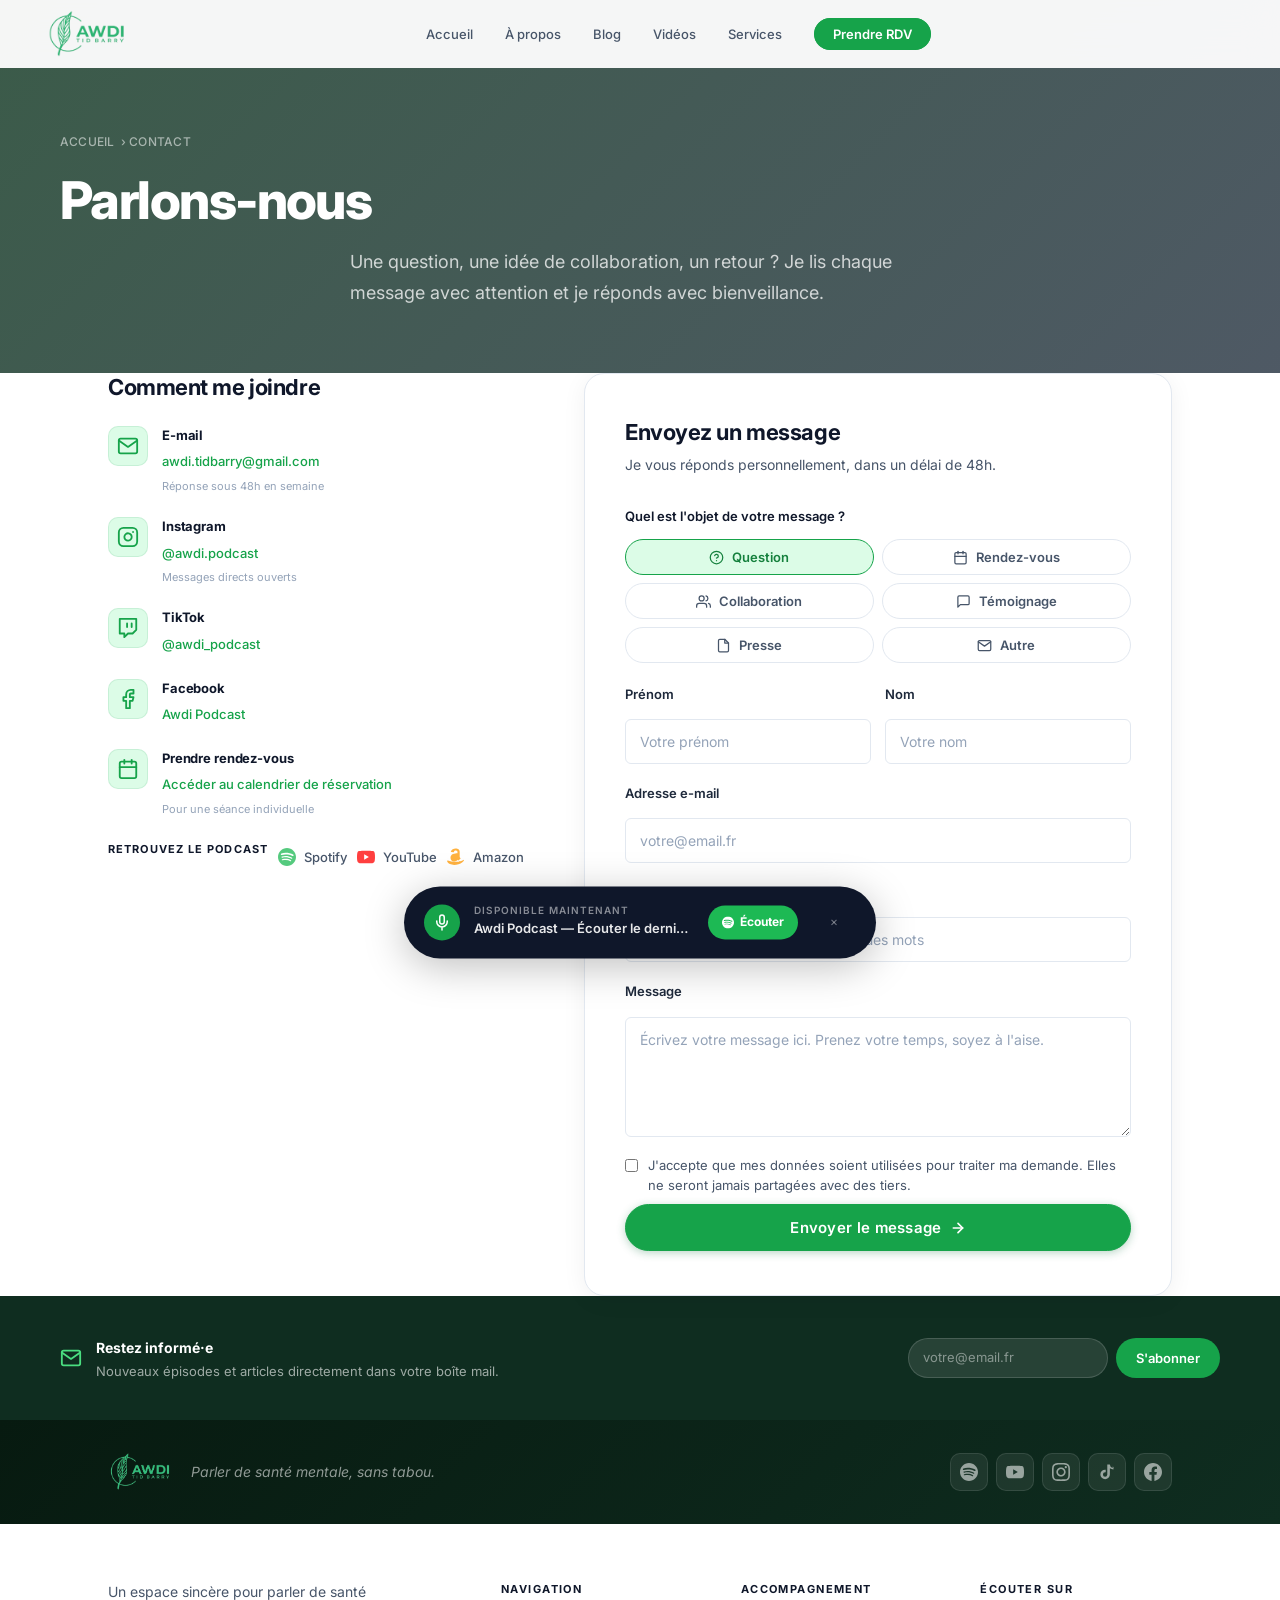
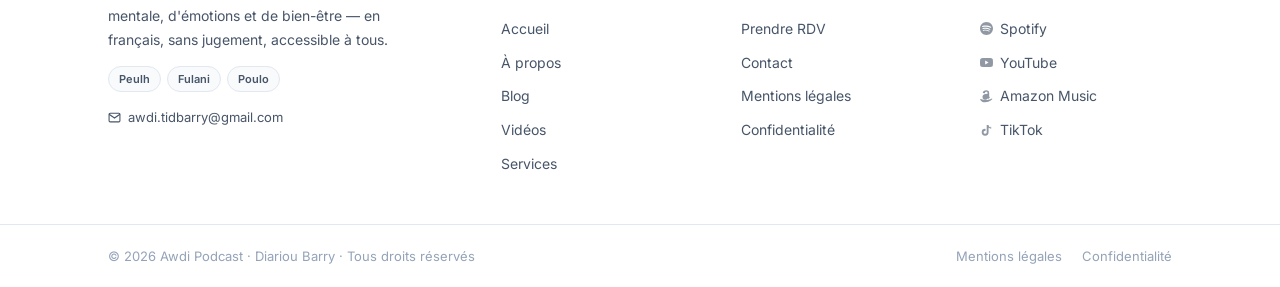
<file: contact.html>
<!DOCTYPE html>
<html lang="fr">
<head>
  <meta charset="UTF-8" />
  <meta name="viewport" content="width=device-width, initial-scale=1.0" />
  <title>Contact — Awdi Podcast</title>
  <meta name="description" content="Contactez Awdi Podcast pour toute question, collaboration ou demande d'information." />
  <link rel="preconnect" href="https://fonts.googleapis.com" />
  <link rel="preconnect" href="https://fonts.gstatic.com" crossorigin />
  <link href="https://fonts.googleapis.com/css2?family=DM+Serif+Display:ital@0;1&family=Inter:wght@400;500;600;700&display=swap" rel="stylesheet" />
  <link rel="stylesheet" href="css/style.css?v=57" />
  <link rel="stylesheet" href="css/enhancements.css?v=28" />
    <link rel="dns-prefetch" href="https://images.unsplash.com" />
  <link rel="dns-prefetch" href="https://img.youtube.com" />
  <link rel="dns-prefetch" href="https://www.youtube.com" />
  <link rel="apple-touch-icon" href="assets/favicon.png" />
  <link rel="icon" type="image/png" sizes="64x64" href="assets/favicon.png" />
    <link rel="icon" type="image/x-icon" href="assets/favicon.ico" />
</head>
<body>

  <nav class="navbar" role="navigation">
    <a href="index.html" class="nav-logo"><img src="assets/logo1.png" alt="Awdi Podcast" class="nav-logo-img logo-light" /><img src="assets/logo2.png" alt="Awdi Podcast" class="nav-logo-img logo-dark" /></a>
    <ul class="nav-links" role="list">
      <li><a href="index.html">Accueil</a></li>
      <li><a href="a-propos.html">À propos</a></li>
      <li><a href="blog.html">Blog</a></li>
      <li><a href="videos.html">Vidéos</a></li>
      <li><a href="services.html">Services</a></li>
      <li><a href="rendez-vous.html" class="nav-cta">Prendre RDV</a></li>
    </ul>
    <button class="nav-mobile-btn" aria-label="Menu" aria-expanded="false"><svg width="24" height="24" fill="none" stroke="currentColor" stroke-width="2.5" viewBox="0 0 24 24"><path d="M4 6h16M4 12h16M4 18h16"/></svg></button>
  </nav>

  <div class="page-hero page-hero--contact">
    <div class="breadcrumb"><a href="index.html">Accueil</a> &rsaquo; Contact</div>
    <h1>Parlons-nous</h1>
    <p>Une question, une idée de collaboration, un retour ? Je lis chaque message avec attention et je réponds avec bienveillance.</p>
  </div>

  <section>
    <div class="contact-grid">

      <!-- INFOS CONTACT -->
      <div>
        <h3 class="contact-section-title">Comment me joindre</h3>

        <div class="contact-info-item">
          <div class="contact-info-icon">
            <svg width="22" height="22" viewBox="0 0 24 24" fill="none" stroke="var(--green-primary)" stroke-width="2" stroke-linecap="round" stroke-linejoin="round"><path d="M4 4h16c1.1 0 2 .9 2 2v12c0 1.1-.9 2-2 2H4c-1.1 0-2-.9-2-2V6c0-1.1.9-2 2-2z"/><polyline points="22,6 12,13 2,6"/></svg>
          </div>
          <div>
            <h4>E-mail</h4>
            <a href="mailto:awdi.tidbarry@gmail.com">awdi.tidbarry@gmail.com</a>
            <p>Réponse sous 48h en semaine</p>
          </div>
        </div>

        <div class="contact-info-item">
          <div class="contact-info-icon">
            <svg width="22" height="22" viewBox="0 0 24 24" fill="none" stroke="var(--green-primary)" stroke-width="2" stroke-linecap="round" stroke-linejoin="round"><rect width="20" height="20" x="2" y="2" rx="5" ry="5"/><path d="M16 11.37A4 4 0 1 1 12.63 8 4 4 0 0 1 16 11.37z"/><line x1="17.5" y1="6.5" x2="17.51" y2="6.5"/></svg>
          </div>
          <div>
            <h4>Instagram</h4>
            <a href="https://www.instagram.com/awdi.podcast/" target="_blank" rel="noopener">@awdi.podcast</a>
            <p>Messages directs ouverts</p>
          </div>
        </div>

        <div class="contact-info-item">
          <div class="contact-info-icon">
            <svg width="22" height="22" viewBox="0 0 24 24" fill="none" stroke="var(--green-primary)" stroke-width="2" stroke-linecap="round" stroke-linejoin="round"><path d="M21 2H3v16h5v4l4-4h5l4-4V2zm-10 9V7m5 4V7"/></svg>
          </div>
          <div>
            <h4>TikTok</h4>
            <a href="https://www.tiktok.com/@awdi_podcast" target="_blank" rel="noopener">@awdi_podcast</a>
          </div>
        </div>

        <div class="contact-info-item">
          <div class="contact-info-icon">
            <svg width="22" height="22" viewBox="0 0 24 24" fill="none" stroke="var(--green-primary)" stroke-width="2" stroke-linecap="round" stroke-linejoin="round"><path d="M18 2h-3a5 5 0 0 0-5 5v3H7v4h3v8h4v-8h3l1-4h-4V7a1 1 0 0 1 1-1h3z"/></svg>
          </div>
          <div>
            <h4>Facebook</h4>
            <a href="https://www.facebook.com/people/Awdi-Podcast/61581534275335/" target="_blank" rel="noopener">Awdi Podcast</a>
          </div>
        </div>

        <div class="contact-info-item">
          <div class="contact-info-icon">
            <svg width="22" height="22" viewBox="0 0 24 24" fill="none" stroke="var(--green-primary)" stroke-width="2" stroke-linecap="round" stroke-linejoin="round"><rect width="18" height="18" x="3" y="4" rx="2"/><line x1="16" y1="2" x2="16" y2="6"/><line x1="8" y1="2" x2="8" y2="6"/><line x1="3" y1="10" x2="21" y2="10"/></svg>
          </div>
          <div>
            <h4>Prendre rendez-vous</h4>
            <a href="rendez-vous.html">Accéder au calendrier de réservation</a>
            <p>Pour une séance individuelle</p>
          </div>
        </div>

        <!-- RÉSEAUX SOCIAUX -->
        <div class="contact-socials">
          <p class="contact-socials-title">Retrouvez le podcast</p>
          <div class="contact-socials-row">
            <a href="https://open.spotify.com/show/4qpYXLneuemPRcuMJTWDAq" target="_blank" rel="noopener" class="platform-link">
              <svg width="16" height="16" viewBox="0 0 24 24" fill="#1DB954"><path d="M12 0C5.4 0 0 5.4 0 12s5.4 12 12 12 12-5.4 12-12S18.66 0 12 0zm5.521 17.34c-.24.359-.66.48-1.021.24-2.82-1.74-6.36-2.101-10.561-1.141-.418.122-.779-.179-.899-.539-.12-.421.18-.78.54-.9 4.56-1.021 8.52-.6 11.64 1.32.42.18.479.659.301 1.02zm1.44-3.3c-.301.42-.841.6-1.262.3-3.239-1.98-8.159-2.58-11.939-1.38-.479.12-1.02-.12-1.14-.6-.12-.48.12-1.021.6-1.141C9.6 9.9 15 10.561 18.72 12.84c.361.181.54.78.241 1.2zm.12-3.36C15.24 8.4 8.82 8.16 5.16 9.301c-.6.179-1.2-.181-1.38-.721-.18-.601.18-1.2.72-1.381 4.26-1.26 11.28-1.02 15.721 1.621.539.3.719 1.02.419 1.56-.299.421-1.02.599-1.559.3z"/></svg>
              Spotify
            </a>
            <a href="https://www.youtube.com/@Awdi_podcast" target="_blank" rel="noopener" class="platform-link">
              <svg width="16" height="16" viewBox="0 0 24 24" fill="#FF0000"><path d="M23.498 6.186a3.016 3.016 0 0 0-2.122-2.136C19.505 3.545 12 3.545 12 3.545s-7.505 0-9.377.505A3.017 3.017 0 0 0 .502 6.186C0 8.07 0 12 0 12s0 3.93.502 5.814a3.016 3.016 0 0 0 2.122 2.136c1.871.505 9.376.505 9.376.505s7.505 0 9.377-.505a3.015 3.015 0 0 0 2.122-2.136C24 15.93 24 12 24 12s0-3.93-.502-5.814zM9.545 15.568V8.432L15.818 12l-6.273 3.568z"/></svg>
              YouTube
            </a>
            <a href="https://www.amazon.fr/-/en/dp/B0GLRBMSWW/" target="_blank" rel="noopener" class="platform-link">
              <svg width="16" height="16" viewBox="0 0 24 24" fill="#FF9900"><path d="M13.958 10.09c0 1.232.029 2.256-.591 3.351-.502.891-1.301 1.438-2.186 1.438-1.214 0-1.922-.924-1.922-2.292 0-2.692 2.415-3.182 4.7-3.182v.685zm3.186 7.705c-.209.189-.512.201-.745.074-1.047-.872-1.234-1.276-1.814-2.106-1.734 1.768-2.962 2.297-5.209 2.297-2.661 0-4.731-1.642-4.731-4.927 0-2.565 1.391-4.309 3.37-5.164 1.715-.754 4.11-.891 5.942-1.099v-.41c0-.753.06-1.642-.383-2.294-.385-.584-1.124-.826-1.775-.826-1.205 0-2.277.618-2.54 1.897-.054.285-.261.567-.549.582l-3.061-.333c-.259-.056-.548-.266-.472-.661C5.86 1.756 8.857.5 11.5.5c1.35 0 3.116.36 4.181 1.384 1.353 1.264 1.223 2.95 1.223 4.784v4.332c0 1.302.541 1.875 1.048 2.576.179.251.219.552-.01.738l-2.798 2.481zm3.362 1.061c-4.493 3.218-11.026 4.927-16.632 2.621C1.8 20.368.557 19.144.155 17.685c-.182-.658.37-1.229 1.013-.985 3.761 1.386 7.965 2.232 12.258 1.756 2.862-.316 5.923-1.212 8.445-2.579.413-.234.835.245.634.979z"/></svg>
              Amazon
            </a>
          </div>
        </div>
      </div>

      <!-- FORMULAIRE -->
      <div class="contact-form-card">
        <h3 class="contact-form-title">Envoyez un message</h3>
        <p class="contact-form-sub">Je vous réponds personnellement, dans un délai de 48h.</p>

        <p class="contact-subject-label">Quel est l'objet de votre message ?</p>
        <div class="subject-grid" id="subject-grid">
          <button class="subject-btn selected" data-subject="Question générale">
            <svg width="15" height="15" viewBox="0 0 24 24" fill="none" stroke="currentColor" stroke-width="2" stroke-linecap="round" stroke-linejoin="round"><circle cx="12" cy="12" r="10"/><path d="M9.09 9a3 3 0 0 1 5.83 1c0 2-3 3-3 3"/><line x1="12" y1="17" x2="12.01" y2="17"/></svg>
            Question
          </button>
          <button class="subject-btn" data-subject="Demande de RDV">
            <svg width="15" height="15" viewBox="0 0 24 24" fill="none" stroke="currentColor" stroke-width="2" stroke-linecap="round" stroke-linejoin="round"><rect width="18" height="18" x="3" y="4" rx="2"/><line x1="16" y1="2" x2="16" y2="6"/><line x1="8" y1="2" x2="8" y2="6"/><line x1="3" y1="10" x2="21" y2="10"/></svg>
            Rendez-vous
          </button>
          <button class="subject-btn" data-subject="Collaboration">
            <svg width="15" height="15" viewBox="0 0 24 24" fill="none" stroke="currentColor" stroke-width="2" stroke-linecap="round" stroke-linejoin="round"><path d="M17 21v-2a4 4 0 0 0-4-4H5a4 4 0 0 0-4 4v2"/><circle cx="9" cy="7" r="4"/><path d="M23 21v-2a4 4 0 0 0-3-3.87"/><path d="M16 3.13a4 4 0 0 1 0 7.75"/></svg>
            Collaboration
          </button>
          <button class="subject-btn" data-subject="Témoignage">
            <svg width="15" height="15" viewBox="0 0 24 24" fill="none" stroke="currentColor" stroke-width="2" stroke-linecap="round" stroke-linejoin="round"><path d="M21 15a2 2 0 0 1-2 2H7l-4 4V5a2 2 0 0 1 2-2h14a2 2 0 0 1 2 2z"/></svg>
            Témoignage
          </button>
          <button class="subject-btn" data-subject="Presse & médias">
            <svg width="15" height="15" viewBox="0 0 24 24" fill="none" stroke="currentColor" stroke-width="2" stroke-linecap="round" stroke-linejoin="round"><path d="M14 2H6a2 2 0 0 0-2 2v16a2 2 0 0 0 2 2h12a2 2 0 0 0 2-2V8z"/><polyline points="14 2 14 8 20 8"/></svg>
            Presse
          </button>
          <button class="subject-btn" data-subject="Autre">
            <svg width="15" height="15" viewBox="0 0 24 24" fill="none" stroke="currentColor" stroke-width="2" stroke-linecap="round" stroke-linejoin="round"><path d="M4 4h16c1.1 0 2 .9 2 2v12c0 1.1-.9 2-2 2H4c-1.1 0-2-.9-2-2V6c0-1.1.9-2 2-2z"/><polyline points="22,6 12,13 2,6"/></svg>
            Autre
          </button>
        </div>

        <form id="contact-form" novalidate>
          <div class="contact-name-row">
            <div class="form-group">
              <label for="prenom">Prénom</label>
              <input type="text" id="prenom" name="prenom" placeholder="Votre prénom" required />
            </div>
            <div class="form-group">
              <label for="nom">Nom</label>
              <input type="text" id="nom" name="nom" placeholder="Votre nom" required />
            </div>
          </div>
          <div class="form-group">
            <label for="email">Adresse e-mail</label>
            <input type="email" id="email" name="email" placeholder="votre@email.fr" required />
          </div>
          <div class="form-group">
            <label for="sujet">Sujet</label>
            <input type="text" id="sujet" name="sujet" placeholder="Résumez votre demande en quelques mots" />
          </div>
          <div class="form-group">
            <label for="message">Message</label>
            <textarea id="message" name="message" placeholder="Écrivez votre message ici. Prenez votre temps, soyez à l'aise." required></textarea>
          </div>
          <div class="contact-checkbox">
            <input type="checkbox" id="rgpd" name="rgpd" required />
            <label for="rgpd">J'accepte que mes données soient utilisées pour traiter ma demande. Elles ne seront jamais partagées avec des tiers.</label>
          </div>
          <button type="submit" class="btn btn-primary btn-lg btn-full" style="margin-top:8px;">
            Envoyer le message
            <svg width="16" height="16" viewBox="0 0 24 24" fill="none" stroke="currentColor" stroke-width="2.5" stroke-linecap="round" stroke-linejoin="round"><line x1="5" y1="12" x2="19" y2="12"/><polyline points="12 5 19 12 12 19"/></svg>
          </button>
        </form>
      </div>

    </div>
  </section>

  <footer class="ft">

    <!-- Top band: dark green with tagline + socials -->
    <div class="ft-top">
      <div class="ft-top-inner">
        <div class="ft-brand">
          <a href="index.html" class="ft-logo">
            <img src="assets/logo2.png" alt="Awdi Podcast" />
          </a>
          <p class="ft-tagline">Parler de santé mentale, sans tabou.</p>
        </div>
        <div class="ft-socials">
          <a href="https://open.spotify.com/show/4qpYXLneuemPRcuMJTWDAq" class="ft-social" target="_blank" rel="noopener" aria-label="Spotify">
            <svg width="18" height="18" viewBox="0 0 24 24" fill="currentColor"><path d="M12 0C5.4 0 0 5.4 0 12s5.4 12 12 12 12-5.4 12-12S18.66 0 12 0zm5.521 17.34c-.24.359-.66.48-1.021.24-2.82-1.74-6.36-2.101-10.561-1.141-.418.122-.779-.179-.899-.539-.12-.421.18-.78.54-.9 4.56-1.021 8.52-.6 11.64 1.32.42.18.479.659.301 1.02zm1.44-3.3c-.301.42-.841.6-1.262.3-3.239-1.98-8.159-2.58-11.939-1.38-.479.12-1.02-.12-1.14-.6-.12-.48.12-1.021.6-1.141C9.6 9.9 15 10.561 18.72 12.84c.361.181.54.78.241 1.2zm.12-3.36C15.24 8.4 8.82 8.16 5.16 9.301c-.6.179-1.2-.181-1.38-.721-.18-.601.18-1.2.72-1.381 4.26-1.26 11.28-1.02 15.721 1.621.539.3.719 1.02.419 1.56-.299.421-1.02.599-1.559.3z"/></svg>
          </a>
          <a href="https://www.youtube.com/@Awdi_podcast" class="ft-social" target="_blank" rel="noopener" aria-label="YouTube">
            <svg width="18" height="18" viewBox="0 0 24 24" fill="currentColor"><path d="M23.498 6.186a3.016 3.016 0 0 0-2.122-2.136C19.505 3.545 12 3.545 12 3.545s-7.505 0-9.377.505A3.017 3.017 0 0 0 .502 6.186C0 8.07 0 12 0 12s0 3.93.502 5.814a3.016 3.016 0 0 0 2.122 2.136c1.871.505 9.376.505 9.376.505s7.505 0 9.377-.505a3.015 3.015 0 0 0 2.122-2.136C24 15.93 24 12 24 12s0-3.93-.502-5.814zM9.545 15.568V8.432L15.818 12l-6.273 3.568z"/></svg>
          </a>
          <a href="https://www.instagram.com/awdi.podcast/" class="ft-social" target="_blank" rel="noopener" aria-label="Instagram">
            <svg width="18" height="18" viewBox="0 0 24 24" fill="currentColor"><path d="M12 2.163c3.204 0 3.584.012 4.85.07 3.252.148 4.771 1.691 4.919 4.919.058 1.265.069 1.645.069 4.849 0 3.205-.012 3.584-.069 4.849-.149 3.225-1.664 4.771-4.919 4.919-1.266.058-1.644.07-4.85.07-3.204 0-3.584-.012-4.849-.07-3.26-.149-4.771-1.699-4.919-4.92-.058-1.265-.07-1.644-.07-4.849 0-3.204.013-3.583.07-4.849.149-3.227 1.664-4.771 4.919-4.919 1.266-.057 1.645-.069 4.849-.069zm0-2.163c-3.259 0-3.667.014-4.947.072-4.358.2-6.78 2.618-6.98 6.98-.059 1.281-.073 1.689-.073 4.948 0 3.259.014 3.668.072 4.948.2 4.358 2.618 6.78 6.98 6.98 1.281.058 1.689.072 4.948.072 3.259 0 3.668-.014 4.948-.072 4.354-.2 6.782-2.618 6.979-6.98.059-1.28.073-1.689.073-4.948 0-3.259-.014-3.667-.072-4.947-.196-4.354-2.617-6.78-6.979-6.98-1.281-.059-1.69-.073-4.949-.073zm0 5.838c-3.403 0-6.162 2.759-6.162 6.162s2.759 6.163 6.162 6.163 6.162-2.759 6.162-6.163c0-3.403-2.759-6.162-6.162-6.162zm0 10.162c-2.209 0-4-1.79-4-4 0-2.209 1.791-4 4-4s4 1.791 4 4c0 2.21-1.791 4-4 4zm6.406-11.845c-.796 0-1.441.645-1.441 1.44s.645 1.44 1.441 1.44c.795 0 1.439-.645 1.439-1.44s-.644-1.44-1.439-1.44z"/></svg>
          </a>
          <a href="https://www.tiktok.com/@awdi_podcast" class="ft-social" target="_blank" rel="noopener" aria-label="TikTok">
            <svg width="18" height="18" viewBox="0 0 24 24" fill="currentColor"><path d="M19.59 6.69a4.83 4.83 0 0 1-3.77-4.25V2h-3.45v13.67a2.89 2.89 0 0 1-2.88 2.5 2.89 2.89 0 0 1-2.89-2.89 2.89 2.89 0 0 1 2.89-2.89c.28 0 .54.04.79.1V9.01a6.27 6.27 0 0 0-.79-.05 6.34 6.34 0 0 0-6.34 6.34 6.34 6.34 0 0 0 6.34 6.34 6.34 6.34 0 0 0 6.33-6.34l.04-8.22a8.16 8.16 0 0 0 4.77 1.52V5.17a4.85 4.85 0 0 1-1.05-.48z"/></svg>
          </a>
          <a href="https://www.facebook.com/people/Awdi-Podcast/61581534275335/" class="ft-social" target="_blank" rel="noopener" aria-label="Facebook">
            <svg width="18" height="18" viewBox="0 0 24 24" fill="currentColor"><path d="M24 12.073c0-6.627-5.373-12-12-12s-12 5.373-12 12c0 5.99 4.388 10.954 10.125 11.854v-8.385H7.078v-3.47h3.047V9.43c0-3.007 1.792-4.669 4.533-4.669 1.312 0 2.686.235 2.686.235v2.953H15.83c-1.491 0-1.956.925-1.956 1.874v2.25h3.328l-.532 3.47h-2.796v8.385C19.612 23.027 24 18.062 24 12.073z"/></svg>
          </a>
        </div>
      </div>
    </div>

    <!-- Main grid: description + 3 nav cols -->
    <div class="ft-main">
      <div class="ft-main-inner">

        <div class="ft-col-brand">
          <p class="ft-desc">Un espace sincère pour parler de santé mentale, d'émotions et de bien-être — en français, sans jugement, accessible à tous.</p>
          <div class="ft-badges">
            <span>Peulh</span><span>Fulani</span><span>Poulo</span>
          </div>
          <a href="mailto:awdi.tidbarry@gmail.com" class="ft-email">
            <svg width="13" height="13" viewBox="0 0 24 24" fill="none" stroke="currentColor" stroke-width="2"><path d="M4 4h16c1.1 0 2 .9 2 2v12c0 1.1-.9 2-2 2H4c-1.1 0-2-.9-2-2V6c0-1.1.9-2 2-2z"/><polyline points="22,6 12,13 2,6"/></svg>
            awdi.tidbarry@gmail.com
          </a>
        </div>

        <div class="ft-col">
          <h5>Navigation</h5>
          <ul>
            <li><a href="index.html">Accueil</a></li>
            <li><a href="a-propos.html">À propos</a></li>
            <li><a href="blog.html">Blog</a></li>
            <li><a href="videos.html">Vidéos</a></li>
            <li><a href="services.html">Services</a></li>
          </ul>
        </div>

        <div class="ft-col">
          <h5>Accompagnement</h5>
          <ul>
            <li><a href="rendez-vous.html">Prendre RDV</a></li>
            <li><a href="contact.html">Contact</a></li>
            <li><a href="mentions-legales.html">Mentions légales</a></li>
            <li><a href="politique-de-confidentialite.html">Confidentialité</a></li>
          </ul>
        </div>

        <div class="ft-col">
          <h5>Écouter sur</h5>
          <ul>
            <li><a href="https://open.spotify.com/show/4qpYXLneuemPRcuMJTWDAq" target="_blank" rel="noopener">
              <svg width="13" height="13" viewBox="0 0 24 24" fill="currentColor"><path d="M12 0C5.4 0 0 5.4 0 12s5.4 12 12 12 12-5.4 12-12S18.66 0 12 0zm5.521 17.34c-.24.359-.66.48-1.021.24-2.82-1.74-6.36-2.101-10.561-1.141-.418.122-.779-.179-.899-.539-.12-.421.18-.78.54-.9 4.56-1.021 8.52-.6 11.64 1.32.42.18.479.659.301 1.02zm1.44-3.3c-.301.42-.841.6-1.262.3-3.239-1.98-8.159-2.58-11.939-1.38-.479.12-1.02-.12-1.14-.6-.12-.48.12-1.021.6-1.141C9.6 9.9 15 10.561 18.72 12.84c.361.181.54.78.241 1.2zm.12-3.36C15.24 8.4 8.82 8.16 5.16 9.301c-.6.179-1.2-.181-1.38-.721-.18-.601.18-1.2.72-1.381 4.26-1.26 11.28-1.02 15.721 1.621.539.3.719 1.02.419 1.56-.299.421-1.02.599-1.559.3z"/></svg>
              Spotify
            </a></li>
            <li><a href="https://www.youtube.com/@Awdi_podcast" target="_blank" rel="noopener">
              <svg width="13" height="13" viewBox="0 0 24 24" fill="currentColor"><path d="M23.498 6.186a3.016 3.016 0 0 0-2.122-2.136C19.505 3.545 12 3.545 12 3.545s-7.505 0-9.377.505A3.017 3.017 0 0 0 .502 6.186C0 8.07 0 12 0 12s0 3.93.502 5.814a3.016 3.016 0 0 0 2.122 2.136c1.871.505 9.376.505 9.376.505s7.505 0 9.377-.505a3.015 3.015 0 0 0 2.122-2.136C24 15.93 24 12 24 12s0-3.93-.502-5.814zM9.545 15.568V8.432L15.818 12l-6.273 3.568z"/></svg>
              YouTube
            </a></li>
            <li><a href="https://www.amazon.fr/-/en/dp/B0GLRBMSWW/" target="_blank" rel="noopener">
              <svg width="13" height="13" viewBox="0 0 24 24" fill="currentColor"><path d="M13.958 10.09c0 1.232.029 2.256-.591 3.351-.502.891-1.301 1.438-2.186 1.438-1.214 0-1.922-.924-1.922-2.292 0-2.692 2.415-3.182 4.7-3.182v.685zm3.186 7.705c-.209.189-.512.201-.745.074-1.047-.872-1.234-1.276-1.814-2.106-1.734 1.768-2.962 2.297-5.209 2.297-2.661 0-4.731-1.642-4.731-4.927 0-2.565 1.391-4.309 3.37-5.164 1.715-.754 4.11-.891 5.942-1.099v-.41c0-.753.06-1.642-.383-2.294-.385-.584-1.124-.826-1.775-.826-1.205 0-2.277.618-2.54 1.897-.054.285-.261.567-.549.582l-3.061-.333c-.259-.056-.548-.266-.472-.661C5.86 1.756 8.857.5 11.5.5c1.35 0 3.116.36 4.181 1.384 1.353 1.264 1.223 2.95 1.223 4.784v4.332c0 1.302.541 1.875 1.048 2.576.179.251.219.552-.01.738l-2.798 2.481zm3.362 1.061c-4.493 3.218-11.026 4.927-16.632 2.621C1.8 20.368.557 19.144.155 17.685c-.182-.658.37-1.229 1.013-.985 3.761 1.386 7.965 2.232 12.258 1.756 2.862-.316 5.923-1.212 8.445-2.579.413-.234.835.245.634.979z"/></svg>
              Amazon Music
            </a></li>
            <li><a href="https://www.tiktok.com/@awdi_podcast" target="_blank" rel="noopener">
              <svg width="13" height="13" viewBox="0 0 24 24" fill="currentColor"><path d="M19.59 6.69a4.83 4.83 0 0 1-3.77-4.25V2h-3.45v13.67a2.89 2.89 0 0 1-2.88 2.5 2.89 2.89 0 0 1-2.89-2.89 2.89 2.89 0 0 1 2.89-2.89c.28 0 .54.04.79.1V9.01a6.27 6.27 0 0 0-.79-.05 6.34 6.34 0 0 0-6.34 6.34 6.34 6.34 0 0 0 6.34 6.34 6.34 6.34 0 0 0 6.33-6.34l.04-8.22a8.16 8.16 0 0 0 4.77 1.52V5.17a4.85 4.85 0 0 1-1.05-.48z"/></svg>
              TikTok
            </a></li>
          </ul>
        </div>

      </div>
    </div>

    <!-- Bottom bar -->
    <div class="ft-bottom">
      <div class="ft-bottom-inner">
        <span>© 2026 Awdi Podcast · Diariou Barry · Tous droits réservés</span>
        <div class="ft-legal-links">
          <a href="mentions-legales.html">Mentions légales</a>
          <a href="politique-de-confidentialite.html">Confidentialité</a>
        </div>
      </div>
    </div>

  </footer>

  <script defer src="js/cms.js"></script>
  <script defer src="js/main.js"></script>
  <script>
    document.querySelectorAll('.subject-btn').forEach(btn => {
      btn.addEventListener('click', function() {
        document.querySelectorAll('.subject-btn').forEach(b => b.classList.remove('selected'));
        this.classList.add('selected');
        const sujetInput = document.getElementById('sujet');
        if (sujetInput && !sujetInput.value) sujetInput.value = this.dataset.subject;
      });
    });
  </script>
</body>
</html>
</file>
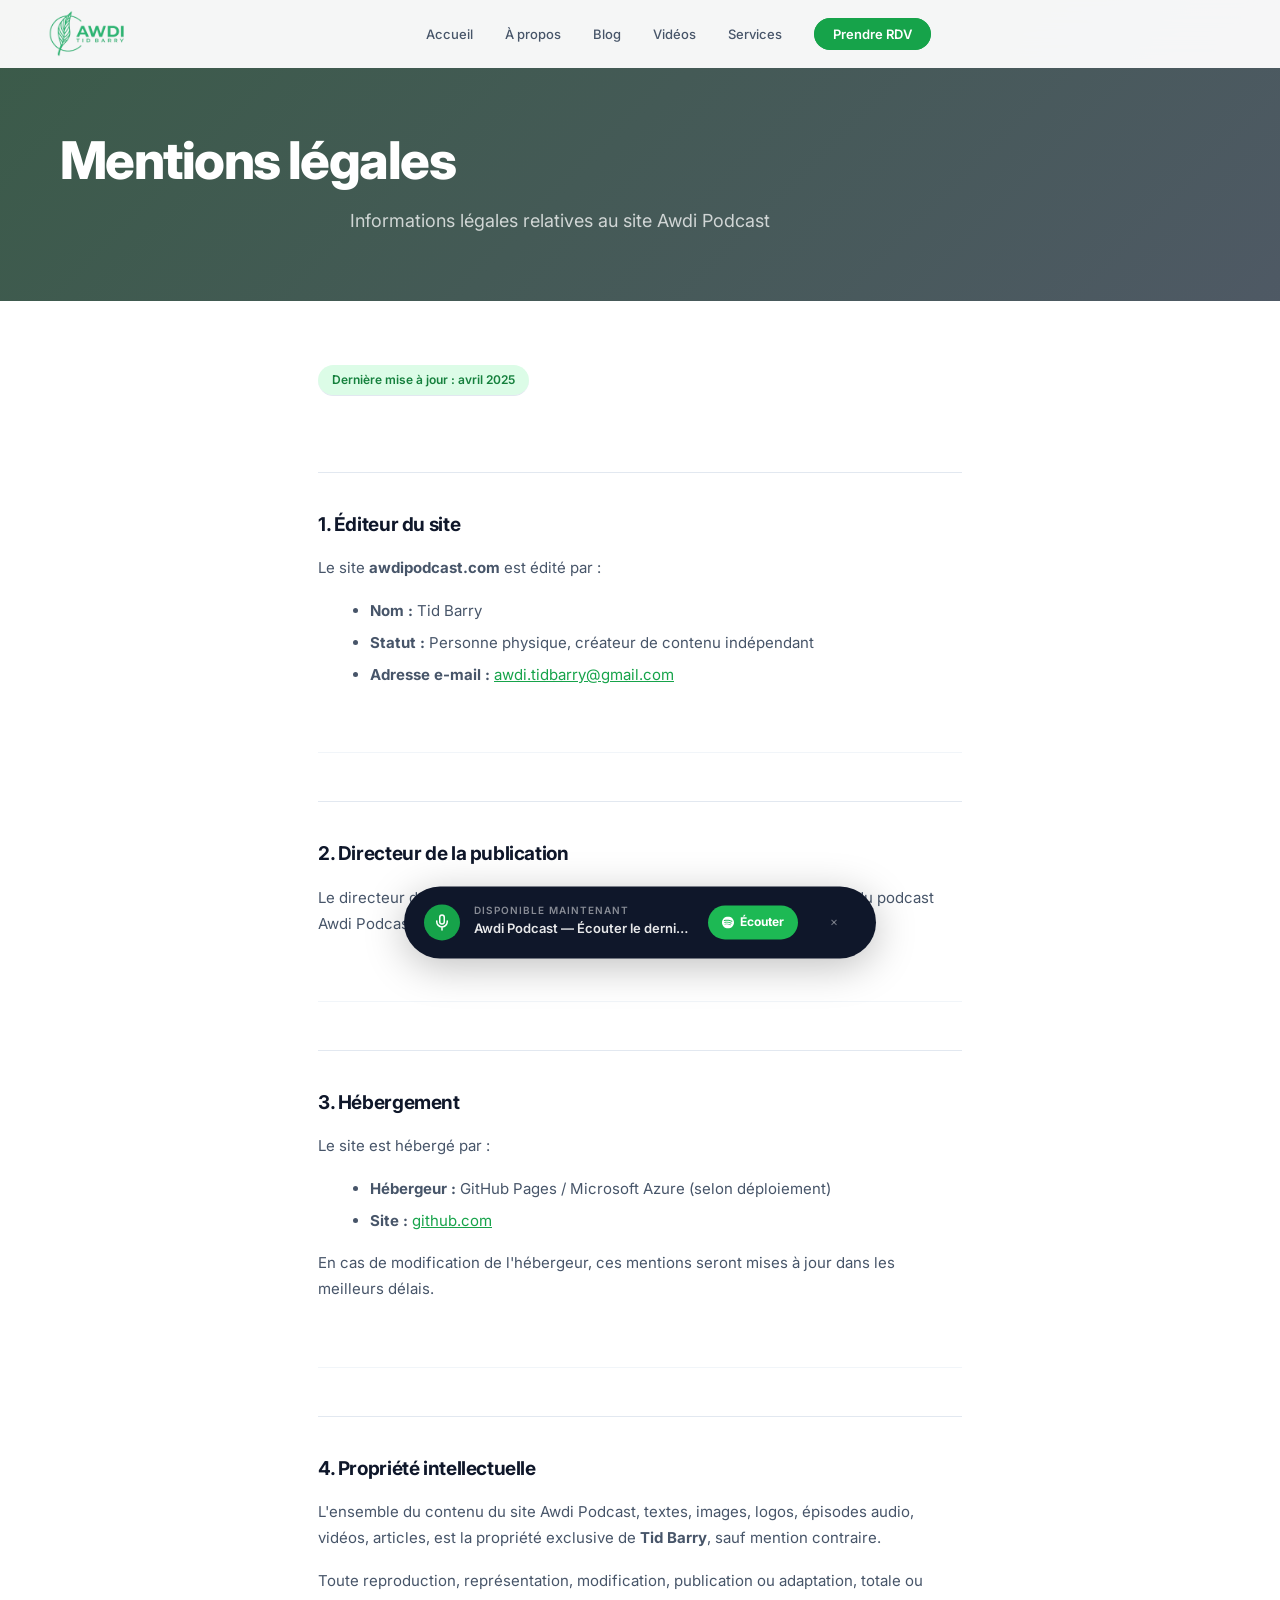
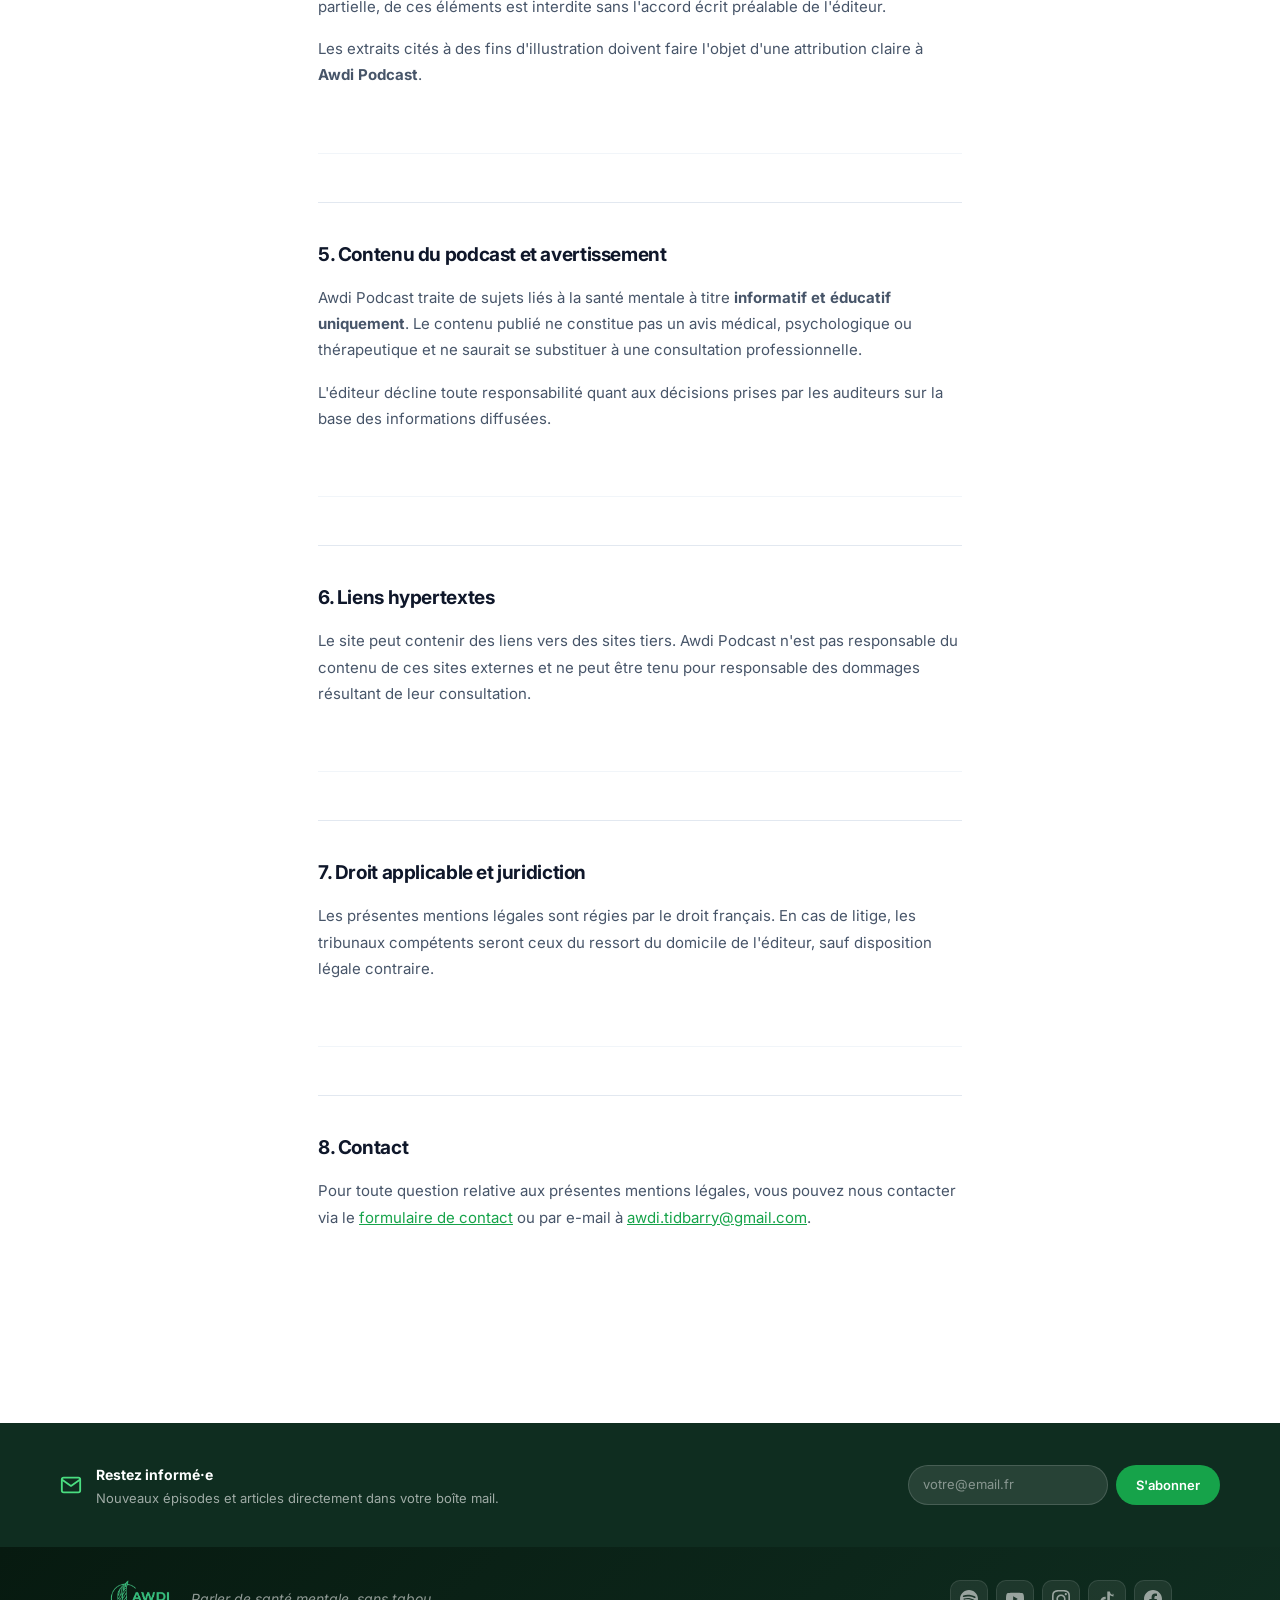
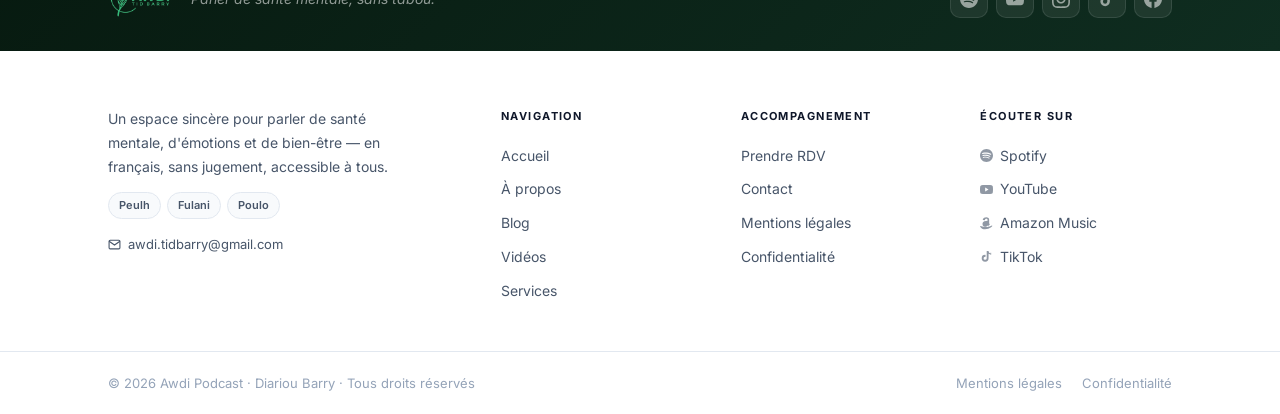
<file: mentions-legales.html>
<!DOCTYPE html>
<html lang="fr">
<head>
  <meta charset="UTF-8" />
  <meta name="viewport" content="width=device-width, initial-scale=1.0" />
  <title>Mentions légales — Awdi Podcast</title>
  <meta name="description" content="Mentions légales du site Awdi Podcast." />
  <link rel="preconnect" href="https://fonts.googleapis.com" />
  <link rel="preconnect" href="https://fonts.gstatic.com" crossorigin />
  <link href="https://fonts.googleapis.com/css2?family=Inter:wght@400;500;600;700;800&display=swap" rel="stylesheet" />
  <link rel="stylesheet" href="css/style.css?v=57" />
  <link rel="stylesheet" href="css/enhancements.css?v=28" />
  <link rel="dns-prefetch" href="https://images.unsplash.com" />
  <link rel="dns-prefetch" href="https://img.youtube.com" />
  <link rel="dns-prefetch" href="https://www.youtube.com" />
  <link rel="apple-touch-icon" href="assets/favicon.png" />
  <link rel="icon" type="image/png" sizes="64x64" href="assets/favicon.png" />
  <link rel="icon" type="image/x-icon" href="assets/favicon.ico" />
</head>
<body>

  <nav class="navbar" role="navigation" aria-label="Navigation principale">
    <a href="index.html" class="nav-logo" aria-label="Accueil Awdi Podcast">
      <img src="assets/logo1.png" alt="Awdi Podcast" class="nav-logo-img logo-light" /><img src="assets/logo2.png" alt="Awdi Podcast" class="nav-logo-img logo-dark" />
    </a>
    <ul class="nav-links" role="list">
      <li><a href="index.html">Accueil</a></li>
      <li><a href="a-propos.html">À propos</a></li>
      <li><a href="blog.html">Blog</a></li>
      <li><a href="videos.html">Vidéos</a></li>
      <li><a href="services.html">Services</a></li>
      <li><a href="rendez-vous.html" class="nav-cta">Prendre RDV</a></li>
    </ul>
    <button class="nav-mobile-btn" aria-label="Menu" aria-expanded="false">
      <svg width="24" height="24" fill="none" stroke="currentColor" stroke-width="2.5" viewBox="0 0 24 24"><path d="M4 6h16M4 12h16M4 18h16"/></svg>
    </button>
  </nav>

  <div class="page-hero page-hero--legal">
    <h1>Mentions légales</h1>
    <p>Informations légales relatives au site Awdi Podcast</p>
  </div>

  <div class="legal-body">
    <p class="legal-updated">Dernière mise à jour : avril 2025</p>

    <div class="legal-section">
      <h2>1. Éditeur du site</h2>
      <p>Le site <strong>awdipodcast.com</strong> est édité par :</p>
      <ul>
        <li><strong>Nom :</strong> Tid Barry</li>
        <li><strong>Statut :</strong> Personne physique, créateur de contenu indépendant</li>
        <li><strong>Adresse e-mail :</strong> <a href="mailto:awdi.tidbarry@gmail.com">awdi.tidbarry@gmail.com</a></li>
      </ul>
    </div>

    <div class="legal-section">
      <h2>2. Directeur de la publication</h2>
      <p>Le directeur de la publication est <strong>Tid Barry</strong>, responsable éditorial du site et du podcast Awdi Podcast.</p>
    </div>

    <div class="legal-section">
      <h2>3. Hébergement</h2>
      <p>Le site est hébergé par :</p>
      <ul>
        <li><strong>Hébergeur :</strong> GitHub Pages / Microsoft Azure (selon déploiement)</li>
        <li><strong>Site :</strong> <a href="https://github.com" target="_blank" rel="noopener">github.com</a></li>
      </ul>
      <p>En cas de modification de l'hébergeur, ces mentions seront mises à jour dans les meilleurs délais.</p>
    </div>

    <div class="legal-section">
      <h2>4. Propriété intellectuelle</h2>
      <p>L'ensemble du contenu du site Awdi Podcast, textes, images, logos, épisodes audio, vidéos, articles, est la propriété exclusive de <strong>Tid Barry</strong>, sauf mention contraire.</p>
      <p>Toute reproduction, représentation, modification, publication ou adaptation, totale ou partielle, de ces éléments est interdite sans l'accord écrit préalable de l'éditeur.</p>
      <p>Les extraits cités à des fins d'illustration doivent faire l'objet d'une attribution claire à <strong>Awdi Podcast</strong>.</p>
    </div>

    <div class="legal-section">
      <h2>5. Contenu du podcast et avertissement</h2>
      <p>Awdi Podcast traite de sujets liés à la santé mentale à titre <strong>informatif et éducatif uniquement</strong>. Le contenu publié ne constitue pas un avis médical, psychologique ou thérapeutique et ne saurait se substituer à une consultation professionnelle.</p>
      <p>L'éditeur décline toute responsabilité quant aux décisions prises par les auditeurs sur la base des informations diffusées.</p>
    </div>

    <div class="legal-section">
      <h2>6. Liens hypertextes</h2>
      <p>Le site peut contenir des liens vers des sites tiers. Awdi Podcast n'est pas responsable du contenu de ces sites externes et ne peut être tenu pour responsable des dommages résultant de leur consultation.</p>
    </div>

    <div class="legal-section">
      <h2>7. Droit applicable et juridiction</h2>
      <p>Les présentes mentions légales sont régies par le droit français. En cas de litige, les tribunaux compétents seront ceux du ressort du domicile de l'éditeur, sauf disposition légale contraire.</p>
    </div>

    <div class="legal-section">
      <h2>8. Contact</h2>
      <p>Pour toute question relative aux présentes mentions légales, vous pouvez nous contacter via le <a href="contact.html">formulaire de contact</a> ou par e-mail à <a href="mailto:awdi.tidbarry@gmail.com">awdi.tidbarry@gmail.com</a>.</p>
    </div>
  </div>

  <footer class="ft">

    <!-- Top band: dark green with tagline + socials -->
    <div class="ft-top">
      <div class="ft-top-inner">
        <div class="ft-brand">
          <a href="index.html" class="ft-logo">
            <img src="assets/logo2.png" alt="Awdi Podcast" />
          </a>
          <p class="ft-tagline">Parler de santé mentale, sans tabou.</p>
        </div>
        <div class="ft-socials">
          <a href="https://open.spotify.com/show/4qpYXLneuemPRcuMJTWDAq" class="ft-social" target="_blank" rel="noopener" aria-label="Spotify">
            <svg width="18" height="18" viewBox="0 0 24 24" fill="currentColor"><path d="M12 0C5.4 0 0 5.4 0 12s5.4 12 12 12 12-5.4 12-12S18.66 0 12 0zm5.521 17.34c-.24.359-.66.48-1.021.24-2.82-1.74-6.36-2.101-10.561-1.141-.418.122-.779-.179-.899-.539-.12-.421.18-.78.54-.9 4.56-1.021 8.52-.6 11.64 1.32.42.18.479.659.301 1.02zm1.44-3.3c-.301.42-.841.6-1.262.3-3.239-1.98-8.159-2.58-11.939-1.38-.479.12-1.02-.12-1.14-.6-.12-.48.12-1.021.6-1.141C9.6 9.9 15 10.561 18.72 12.84c.361.181.54.78.241 1.2zm.12-3.36C15.24 8.4 8.82 8.16 5.16 9.301c-.6.179-1.2-.181-1.38-.721-.18-.601.18-1.2.72-1.381 4.26-1.26 11.28-1.02 15.721 1.621.539.3.719 1.02.419 1.56-.299.421-1.02.599-1.559.3z"/></svg>
          </a>
          <a href="https://www.youtube.com/@Awdi_podcast" class="ft-social" target="_blank" rel="noopener" aria-label="YouTube">
            <svg width="18" height="18" viewBox="0 0 24 24" fill="currentColor"><path d="M23.498 6.186a3.016 3.016 0 0 0-2.122-2.136C19.505 3.545 12 3.545 12 3.545s-7.505 0-9.377.505A3.017 3.017 0 0 0 .502 6.186C0 8.07 0 12 0 12s0 3.93.502 5.814a3.016 3.016 0 0 0 2.122 2.136c1.871.505 9.376.505 9.376.505s7.505 0 9.377-.505a3.015 3.015 0 0 0 2.122-2.136C24 15.93 24 12 24 12s0-3.93-.502-5.814zM9.545 15.568V8.432L15.818 12l-6.273 3.568z"/></svg>
          </a>
          <a href="https://www.instagram.com/awdi.podcast/" class="ft-social" target="_blank" rel="noopener" aria-label="Instagram">
            <svg width="18" height="18" viewBox="0 0 24 24" fill="currentColor"><path d="M12 2.163c3.204 0 3.584.012 4.85.07 3.252.148 4.771 1.691 4.919 4.919.058 1.265.069 1.645.069 4.849 0 3.205-.012 3.584-.069 4.849-.149 3.225-1.664 4.771-4.919 4.919-1.266.058-1.644.07-4.85.07-3.204 0-3.584-.012-4.849-.07-3.26-.149-4.771-1.699-4.919-4.92-.058-1.265-.07-1.644-.07-4.849 0-3.204.013-3.583.07-4.849.149-3.227 1.664-4.771 4.919-4.919 1.266-.057 1.645-.069 4.849-.069zm0-2.163c-3.259 0-3.667.014-4.947.072-4.358.2-6.78 2.618-6.98 6.98-.059 1.281-.073 1.689-.073 4.948 0 3.259.014 3.668.072 4.948.2 4.358 2.618 6.78 6.98 6.98 1.281.058 1.689.072 4.948.072 3.259 0 3.668-.014 4.948-.072 4.354-.2 6.782-2.618 6.979-6.98.059-1.28.073-1.689.073-4.948 0-3.259-.014-3.667-.072-4.947-.196-4.354-2.617-6.78-6.979-6.98-1.281-.059-1.69-.073-4.949-.073zm0 5.838c-3.403 0-6.162 2.759-6.162 6.162s2.759 6.163 6.162 6.163 6.162-2.759 6.162-6.163c0-3.403-2.759-6.162-6.162-6.162zm0 10.162c-2.209 0-4-1.79-4-4 0-2.209 1.791-4 4-4s4 1.791 4 4c0 2.21-1.791 4-4 4zm6.406-11.845c-.796 0-1.441.645-1.441 1.44s.645 1.44 1.441 1.44c.795 0 1.439-.645 1.439-1.44s-.644-1.44-1.439-1.44z"/></svg>
          </a>
          <a href="https://www.tiktok.com/@awdi_podcast" class="ft-social" target="_blank" rel="noopener" aria-label="TikTok">
            <svg width="18" height="18" viewBox="0 0 24 24" fill="currentColor"><path d="M19.59 6.69a4.83 4.83 0 0 1-3.77-4.25V2h-3.45v13.67a2.89 2.89 0 0 1-2.88 2.5 2.89 2.89 0 0 1-2.89-2.89 2.89 2.89 0 0 1 2.89-2.89c.28 0 .54.04.79.1V9.01a6.27 6.27 0 0 0-.79-.05 6.34 6.34 0 0 0-6.34 6.34 6.34 6.34 0 0 0 6.34 6.34 6.34 6.34 0 0 0 6.33-6.34l.04-8.22a8.16 8.16 0 0 0 4.77 1.52V5.17a4.85 4.85 0 0 1-1.05-.48z"/></svg>
          </a>
          <a href="https://www.facebook.com/people/Awdi-Podcast/61581534275335/" class="ft-social" target="_blank" rel="noopener" aria-label="Facebook">
            <svg width="18" height="18" viewBox="0 0 24 24" fill="currentColor"><path d="M24 12.073c0-6.627-5.373-12-12-12s-12 5.373-12 12c0 5.99 4.388 10.954 10.125 11.854v-8.385H7.078v-3.47h3.047V9.43c0-3.007 1.792-4.669 4.533-4.669 1.312 0 2.686.235 2.686.235v2.953H15.83c-1.491 0-1.956.925-1.956 1.874v2.25h3.328l-.532 3.47h-2.796v8.385C19.612 23.027 24 18.062 24 12.073z"/></svg>
          </a>
        </div>
      </div>
    </div>

    <!-- Main grid: description + 3 nav cols -->
    <div class="ft-main">
      <div class="ft-main-inner">

        <div class="ft-col-brand">
          <p class="ft-desc">Un espace sincère pour parler de santé mentale, d'émotions et de bien-être — en français, sans jugement, accessible à tous.</p>
          <div class="ft-badges">
            <span>Peulh</span><span>Fulani</span><span>Poulo</span>
          </div>
          <a href="mailto:awdi.tidbarry@gmail.com" class="ft-email">
            <svg width="13" height="13" viewBox="0 0 24 24" fill="none" stroke="currentColor" stroke-width="2"><path d="M4 4h16c1.1 0 2 .9 2 2v12c0 1.1-.9 2-2 2H4c-1.1 0-2-.9-2-2V6c0-1.1.9-2 2-2z"/><polyline points="22,6 12,13 2,6"/></svg>
            awdi.tidbarry@gmail.com
          </a>
        </div>

        <div class="ft-col">
          <h5>Navigation</h5>
          <ul>
            <li><a href="index.html">Accueil</a></li>
            <li><a href="a-propos.html">À propos</a></li>
            <li><a href="blog.html">Blog</a></li>
            <li><a href="videos.html">Vidéos</a></li>
            <li><a href="services.html">Services</a></li>
          </ul>
        </div>

        <div class="ft-col">
          <h5>Accompagnement</h5>
          <ul>
            <li><a href="rendez-vous.html">Prendre RDV</a></li>
            <li><a href="contact.html">Contact</a></li>
            <li><a href="mentions-legales.html">Mentions légales</a></li>
            <li><a href="politique-de-confidentialite.html">Confidentialité</a></li>
          </ul>
        </div>

        <div class="ft-col">
          <h5>Écouter sur</h5>
          <ul>
            <li><a href="https://open.spotify.com/show/4qpYXLneuemPRcuMJTWDAq" target="_blank" rel="noopener">
              <svg width="13" height="13" viewBox="0 0 24 24" fill="currentColor"><path d="M12 0C5.4 0 0 5.4 0 12s5.4 12 12 12 12-5.4 12-12S18.66 0 12 0zm5.521 17.34c-.24.359-.66.48-1.021.24-2.82-1.74-6.36-2.101-10.561-1.141-.418.122-.779-.179-.899-.539-.12-.421.18-.78.54-.9 4.56-1.021 8.52-.6 11.64 1.32.42.18.479.659.301 1.02zm1.44-3.3c-.301.42-.841.6-1.262.3-3.239-1.98-8.159-2.58-11.939-1.38-.479.12-1.02-.12-1.14-.6-.12-.48.12-1.021.6-1.141C9.6 9.9 15 10.561 18.72 12.84c.361.181.54.78.241 1.2zm.12-3.36C15.24 8.4 8.82 8.16 5.16 9.301c-.6.179-1.2-.181-1.38-.721-.18-.601.18-1.2.72-1.381 4.26-1.26 11.28-1.02 15.721 1.621.539.3.719 1.02.419 1.56-.299.421-1.02.599-1.559.3z"/></svg>
              Spotify
            </a></li>
            <li><a href="https://www.youtube.com/@Awdi_podcast" target="_blank" rel="noopener">
              <svg width="13" height="13" viewBox="0 0 24 24" fill="currentColor"><path d="M23.498 6.186a3.016 3.016 0 0 0-2.122-2.136C19.505 3.545 12 3.545 12 3.545s-7.505 0-9.377.505A3.017 3.017 0 0 0 .502 6.186C0 8.07 0 12 0 12s0 3.93.502 5.814a3.016 3.016 0 0 0 2.122 2.136c1.871.505 9.376.505 9.376.505s7.505 0 9.377-.505a3.015 3.015 0 0 0 2.122-2.136C24 15.93 24 12 24 12s0-3.93-.502-5.814zM9.545 15.568V8.432L15.818 12l-6.273 3.568z"/></svg>
              YouTube
            </a></li>
            <li><a href="https://www.amazon.fr/-/en/dp/B0GLRBMSWW/" target="_blank" rel="noopener">
              <svg width="13" height="13" viewBox="0 0 24 24" fill="currentColor"><path d="M13.958 10.09c0 1.232.029 2.256-.591 3.351-.502.891-1.301 1.438-2.186 1.438-1.214 0-1.922-.924-1.922-2.292 0-2.692 2.415-3.182 4.7-3.182v.685zm3.186 7.705c-.209.189-.512.201-.745.074-1.047-.872-1.234-1.276-1.814-2.106-1.734 1.768-2.962 2.297-5.209 2.297-2.661 0-4.731-1.642-4.731-4.927 0-2.565 1.391-4.309 3.37-5.164 1.715-.754 4.11-.891 5.942-1.099v-.41c0-.753.06-1.642-.383-2.294-.385-.584-1.124-.826-1.775-.826-1.205 0-2.277.618-2.54 1.897-.054.285-.261.567-.549.582l-3.061-.333c-.259-.056-.548-.266-.472-.661C5.86 1.756 8.857.5 11.5.5c1.35 0 3.116.36 4.181 1.384 1.353 1.264 1.223 2.95 1.223 4.784v4.332c0 1.302.541 1.875 1.048 2.576.179.251.219.552-.01.738l-2.798 2.481zm3.362 1.061c-4.493 3.218-11.026 4.927-16.632 2.621C1.8 20.368.557 19.144.155 17.685c-.182-.658.37-1.229 1.013-.985 3.761 1.386 7.965 2.232 12.258 1.756 2.862-.316 5.923-1.212 8.445-2.579.413-.234.835.245.634.979z"/></svg>
              Amazon Music
            </a></li>
            <li><a href="https://www.tiktok.com/@awdi_podcast" target="_blank" rel="noopener">
              <svg width="13" height="13" viewBox="0 0 24 24" fill="currentColor"><path d="M19.59 6.69a4.83 4.83 0 0 1-3.77-4.25V2h-3.45v13.67a2.89 2.89 0 0 1-2.88 2.5 2.89 2.89 0 0 1-2.89-2.89 2.89 2.89 0 0 1 2.89-2.89c.28 0 .54.04.79.1V9.01a6.27 6.27 0 0 0-.79-.05 6.34 6.34 0 0 0-6.34 6.34 6.34 6.34 0 0 0 6.34 6.34 6.34 6.34 0 0 0 6.33-6.34l.04-8.22a8.16 8.16 0 0 0 4.77 1.52V5.17a4.85 4.85 0 0 1-1.05-.48z"/></svg>
              TikTok
            </a></li>
          </ul>
        </div>

      </div>
    </div>

    <!-- Bottom bar -->
    <div class="ft-bottom">
      <div class="ft-bottom-inner">
        <span>© 2026 Awdi Podcast · Diariou Barry · Tous droits réservés</span>
        <div class="ft-legal-links">
          <a href="mentions-legales.html">Mentions légales</a>
          <a href="politique-de-confidentialite.html">Confidentialité</a>
        </div>
      </div>
    </div>

  </footer>

  <script defer src="js/cms.js"></script>
  <script defer src="js/main.js"></script>
</body>
</html>
</file>
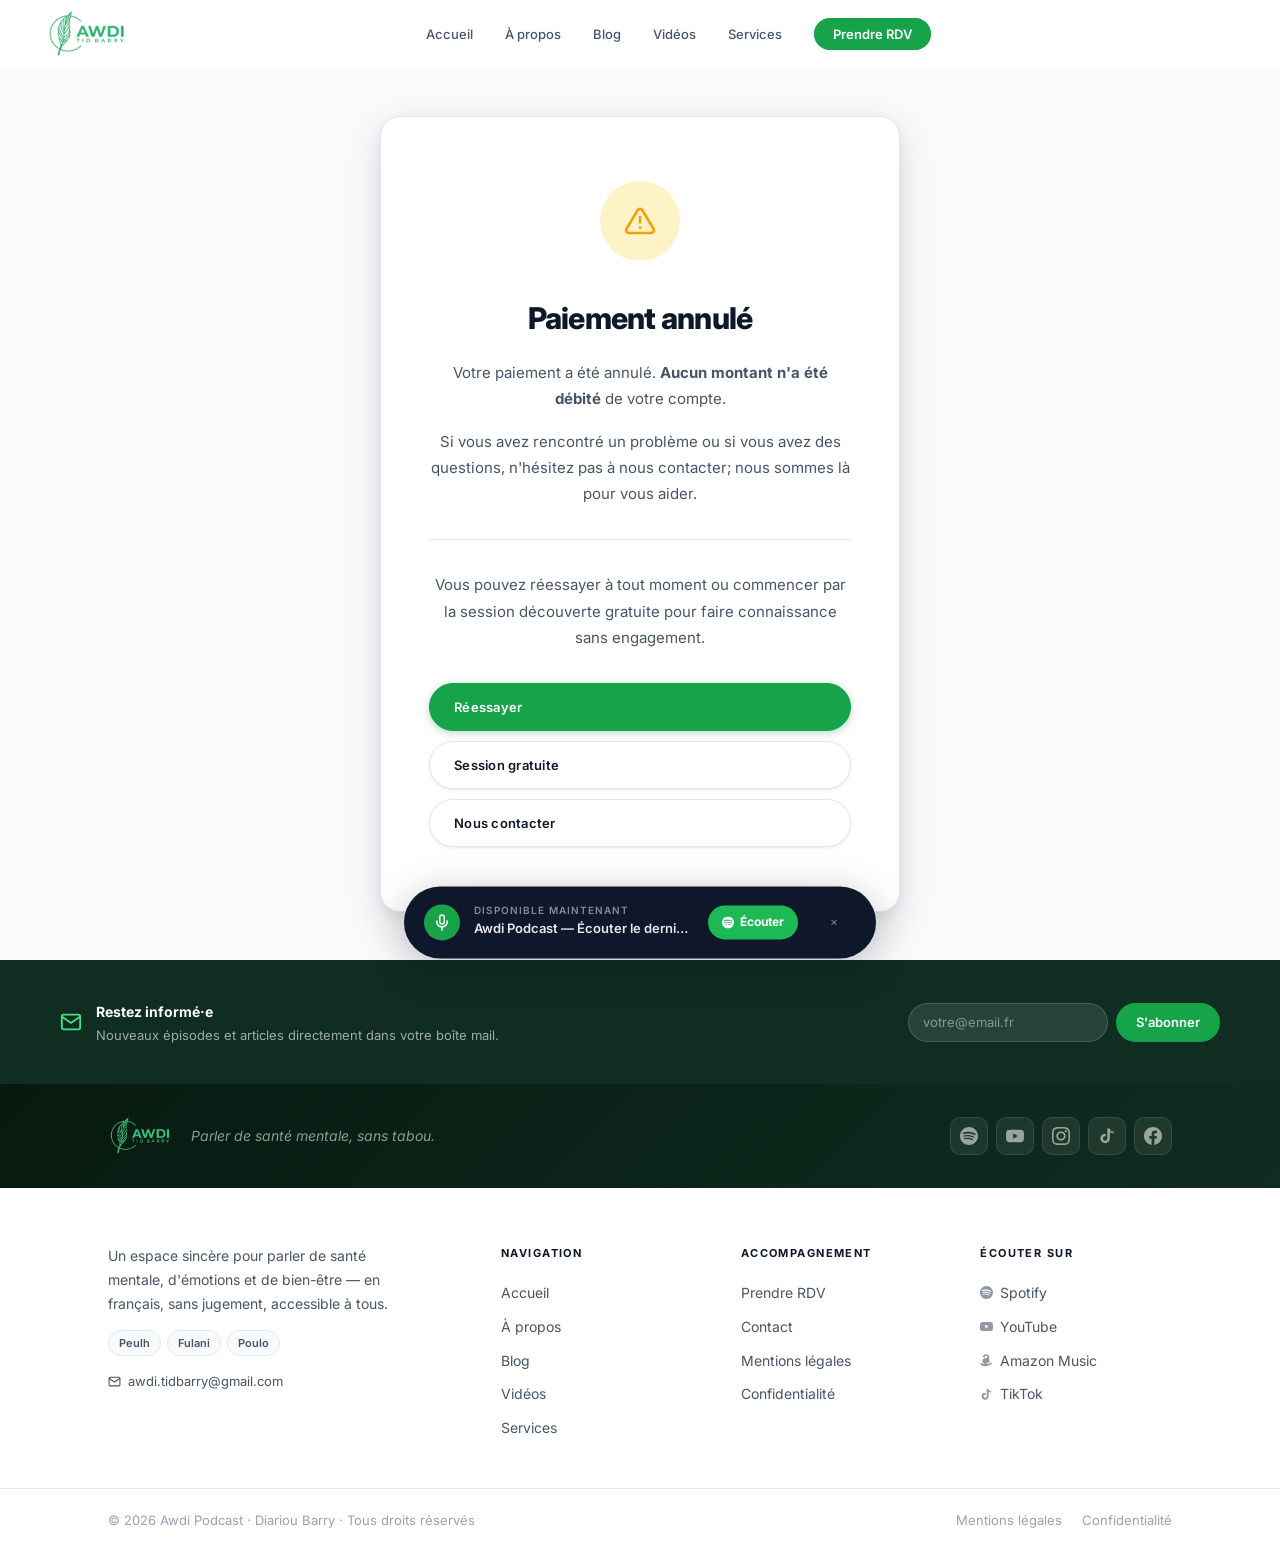
<file: paiement-annule.html>
<!DOCTYPE html>
<html lang="fr">
<head>
  <meta charset="UTF-8" />
  <meta name="viewport" content="width=device-width, initial-scale=1.0" />
  <title>Paiement annulé — Awdi Podcast</title>
  <meta name="robots" content="noindex" />
  <link rel="preconnect" href="https://fonts.googleapis.com" />
  <link rel="preconnect" href="https://fonts.gstatic.com" crossorigin />
  <link href="https://fonts.googleapis.com/css2?family=Inter:wght@400;500;600;700;800&display=swap" rel="stylesheet" />
  <link rel="stylesheet" href="css/style.css?v=57" />
  <link rel="stylesheet" href="css/enhancements.css?v=28" />
  <link rel="dns-prefetch" href="https://images.unsplash.com" />
  <link rel="dns-prefetch" href="https://img.youtube.com" />
  <link rel="dns-prefetch" href="https://www.youtube.com" />
  <link rel="apple-touch-icon" href="assets/favicon.png" />
  <link rel="icon" type="image/png" sizes="64x64" href="assets/favicon.png" />
</head>
<body>

  <nav class="navbar" role="navigation">
    <a href="index.html" class="nav-logo">
      <img src="assets/logo1.png" alt="Awdi Podcast" class="nav-logo-img logo-light" />
      <img src="assets/logo2.png" alt="Awdi Podcast" class="nav-logo-img logo-dark" />
    </a>
    <ul class="nav-links" role="list">
      <li><a href="index.html">Accueil</a></li>
      <li><a href="a-propos.html">À propos</a></li>
      <li><a href="blog.html">Blog</a></li>
      <li><a href="videos.html">Vidéos</a></li>
      <li><a href="services.html">Services</a></li>
      <li><a href="rendez-vous.html" class="nav-cta">Prendre RDV</a></li>
    </ul>
    <button class="nav-mobile-btn" aria-label="Menu" aria-expanded="false">
      <svg width="24" height="24" fill="none" stroke="currentColor" stroke-width="2.5" viewBox="0 0 24 24"><path d="M4 6h16M4 12h16M4 18h16"/></svg>
    </button>
  </nav>

  <div class="cancel-wrap">
    <div class="cancel-card">

      <div class="cancel-icon">
        <svg width="32" height="32" viewBox="0 0 24 24" fill="none" stroke="#F59E0B" stroke-width="2" stroke-linecap="round" stroke-linejoin="round">
          <path d="M10.29 3.86L1.82 18a2 2 0 0 0 1.71 3h16.94a2 2 0 0 0 1.71-3L13.71 3.86a2 2 0 0 0-3.42 0z"/>
          <line x1="12" y1="9" x2="12" y2="13"/>
          <line x1="12" y1="17" x2="12.01" y2="17"/>
        </svg>
      </div>

      <h1>Paiement annulé</h1>
      <p>Votre paiement a été annulé. <strong>Aucun montant n'a été débité</strong> de votre compte.</p>
      <p>Si vous avez rencontré un problème ou si vous avez des questions, n'hésitez pas à nous contacter; nous sommes là pour vous aider.</p>

      <div class="cancel-divider"></div>

      <p class="cancel-fine">Vous pouvez réessayer à tout moment ou commencer par la session découverte gratuite pour faire connaissance sans engagement.</p>

      <div class="cancel-actions">
        <a href="services.html" class="btn btn-primary">Réessayer</a>
        <a href="rendez-vous.html" class="btn btn-secondary">Session gratuite</a>
        <a href="contact.html" class="btn btn-secondary">Nous contacter</a>
      </div>

    </div>
  </div>

  <footer class="ft">

    <!-- Top band: dark green with tagline + socials -->
    <div class="ft-top">
      <div class="ft-top-inner">
        <div class="ft-brand">
          <a href="index.html" class="ft-logo">
            <img src="assets/logo2.png" alt="Awdi Podcast" />
          </a>
          <p class="ft-tagline">Parler de santé mentale, sans tabou.</p>
        </div>
        <div class="ft-socials">
          <a href="https://open.spotify.com/show/4qpYXLneuemPRcuMJTWDAq" class="ft-social" target="_blank" rel="noopener" aria-label="Spotify">
            <svg width="18" height="18" viewBox="0 0 24 24" fill="currentColor"><path d="M12 0C5.4 0 0 5.4 0 12s5.4 12 12 12 12-5.4 12-12S18.66 0 12 0zm5.521 17.34c-.24.359-.66.48-1.021.24-2.82-1.74-6.36-2.101-10.561-1.141-.418.122-.779-.179-.899-.539-.12-.421.18-.78.54-.9 4.56-1.021 8.52-.6 11.64 1.32.42.18.479.659.301 1.02zm1.44-3.3c-.301.42-.841.6-1.262.3-3.239-1.98-8.159-2.58-11.939-1.38-.479.12-1.02-.12-1.14-.6-.12-.48.12-1.021.6-1.141C9.6 9.9 15 10.561 18.72 12.84c.361.181.54.78.241 1.2zm.12-3.36C15.24 8.4 8.82 8.16 5.16 9.301c-.6.179-1.2-.181-1.38-.721-.18-.601.18-1.2.72-1.381 4.26-1.26 11.28-1.02 15.721 1.621.539.3.719 1.02.419 1.56-.299.421-1.02.599-1.559.3z"/></svg>
          </a>
          <a href="https://www.youtube.com/@Awdi_podcast" class="ft-social" target="_blank" rel="noopener" aria-label="YouTube">
            <svg width="18" height="18" viewBox="0 0 24 24" fill="currentColor"><path d="M23.498 6.186a3.016 3.016 0 0 0-2.122-2.136C19.505 3.545 12 3.545 12 3.545s-7.505 0-9.377.505A3.017 3.017 0 0 0 .502 6.186C0 8.07 0 12 0 12s0 3.93.502 5.814a3.016 3.016 0 0 0 2.122 2.136c1.871.505 9.376.505 9.376.505s7.505 0 9.377-.505a3.015 3.015 0 0 0 2.122-2.136C24 15.93 24 12 24 12s0-3.93-.502-5.814zM9.545 15.568V8.432L15.818 12l-6.273 3.568z"/></svg>
          </a>
          <a href="https://www.instagram.com/awdi.podcast/" class="ft-social" target="_blank" rel="noopener" aria-label="Instagram">
            <svg width="18" height="18" viewBox="0 0 24 24" fill="currentColor"><path d="M12 2.163c3.204 0 3.584.012 4.85.07 3.252.148 4.771 1.691 4.919 4.919.058 1.265.069 1.645.069 4.849 0 3.205-.012 3.584-.069 4.849-.149 3.225-1.664 4.771-4.919 4.919-1.266.058-1.644.07-4.85.07-3.204 0-3.584-.012-4.849-.07-3.26-.149-4.771-1.699-4.919-4.92-.058-1.265-.07-1.644-.07-4.849 0-3.204.013-3.583.07-4.849.149-3.227 1.664-4.771 4.919-4.919 1.266-.057 1.645-.069 4.849-.069zm0-2.163c-3.259 0-3.667.014-4.947.072-4.358.2-6.78 2.618-6.98 6.98-.059 1.281-.073 1.689-.073 4.948 0 3.259.014 3.668.072 4.948.2 4.358 2.618 6.78 6.98 6.98 1.281.058 1.689.072 4.948.072 3.259 0 3.668-.014 4.948-.072 4.354-.2 6.782-2.618 6.979-6.98.059-1.28.073-1.689.073-4.948 0-3.259-.014-3.667-.072-4.947-.196-4.354-2.617-6.78-6.979-6.98-1.281-.059-1.69-.073-4.949-.073zm0 5.838c-3.403 0-6.162 2.759-6.162 6.162s2.759 6.163 6.162 6.163 6.162-2.759 6.162-6.163c0-3.403-2.759-6.162-6.162-6.162zm0 10.162c-2.209 0-4-1.79-4-4 0-2.209 1.791-4 4-4s4 1.791 4 4c0 2.21-1.791 4-4 4zm6.406-11.845c-.796 0-1.441.645-1.441 1.44s.645 1.44 1.441 1.44c.795 0 1.439-.645 1.439-1.44s-.644-1.44-1.439-1.44z"/></svg>
          </a>
          <a href="https://www.tiktok.com/@awdi_podcast" class="ft-social" target="_blank" rel="noopener" aria-label="TikTok">
            <svg width="18" height="18" viewBox="0 0 24 24" fill="currentColor"><path d="M19.59 6.69a4.83 4.83 0 0 1-3.77-4.25V2h-3.45v13.67a2.89 2.89 0 0 1-2.88 2.5 2.89 2.89 0 0 1-2.89-2.89 2.89 2.89 0 0 1 2.89-2.89c.28 0 .54.04.79.1V9.01a6.27 6.27 0 0 0-.79-.05 6.34 6.34 0 0 0-6.34 6.34 6.34 6.34 0 0 0 6.34 6.34 6.34 6.34 0 0 0 6.33-6.34l.04-8.22a8.16 8.16 0 0 0 4.77 1.52V5.17a4.85 4.85 0 0 1-1.05-.48z"/></svg>
          </a>
          <a href="https://www.facebook.com/people/Awdi-Podcast/61581534275335/" class="ft-social" target="_blank" rel="noopener" aria-label="Facebook">
            <svg width="18" height="18" viewBox="0 0 24 24" fill="currentColor"><path d="M24 12.073c0-6.627-5.373-12-12-12s-12 5.373-12 12c0 5.99 4.388 10.954 10.125 11.854v-8.385H7.078v-3.47h3.047V9.43c0-3.007 1.792-4.669 4.533-4.669 1.312 0 2.686.235 2.686.235v2.953H15.83c-1.491 0-1.956.925-1.956 1.874v2.25h3.328l-.532 3.47h-2.796v8.385C19.612 23.027 24 18.062 24 12.073z"/></svg>
          </a>
        </div>
      </div>
    </div>

    <!-- Main grid: description + 3 nav cols -->
    <div class="ft-main">
      <div class="ft-main-inner">

        <div class="ft-col-brand">
          <p class="ft-desc">Un espace sincère pour parler de santé mentale, d'émotions et de bien-être — en français, sans jugement, accessible à tous.</p>
          <div class="ft-badges">
            <span>Peulh</span><span>Fulani</span><span>Poulo</span>
          </div>
          <a href="mailto:awdi.tidbarry@gmail.com" class="ft-email">
            <svg width="13" height="13" viewBox="0 0 24 24" fill="none" stroke="currentColor" stroke-width="2"><path d="M4 4h16c1.1 0 2 .9 2 2v12c0 1.1-.9 2-2 2H4c-1.1 0-2-.9-2-2V6c0-1.1.9-2 2-2z"/><polyline points="22,6 12,13 2,6"/></svg>
            awdi.tidbarry@gmail.com
          </a>
        </div>

        <div class="ft-col">
          <h5>Navigation</h5>
          <ul>
            <li><a href="index.html">Accueil</a></li>
            <li><a href="a-propos.html">À propos</a></li>
            <li><a href="blog.html">Blog</a></li>
            <li><a href="videos.html">Vidéos</a></li>
            <li><a href="services.html">Services</a></li>
          </ul>
        </div>

        <div class="ft-col">
          <h5>Accompagnement</h5>
          <ul>
            <li><a href="rendez-vous.html">Prendre RDV</a></li>
            <li><a href="contact.html">Contact</a></li>
            <li><a href="mentions-legales.html">Mentions légales</a></li>
            <li><a href="politique-de-confidentialite.html">Confidentialité</a></li>
          </ul>
        </div>

        <div class="ft-col">
          <h5>Écouter sur</h5>
          <ul>
            <li><a href="https://open.spotify.com/show/4qpYXLneuemPRcuMJTWDAq" target="_blank" rel="noopener">
              <svg width="13" height="13" viewBox="0 0 24 24" fill="currentColor"><path d="M12 0C5.4 0 0 5.4 0 12s5.4 12 12 12 12-5.4 12-12S18.66 0 12 0zm5.521 17.34c-.24.359-.66.48-1.021.24-2.82-1.74-6.36-2.101-10.561-1.141-.418.122-.779-.179-.899-.539-.12-.421.18-.78.54-.9 4.56-1.021 8.52-.6 11.64 1.32.42.18.479.659.301 1.02zm1.44-3.3c-.301.42-.841.6-1.262.3-3.239-1.98-8.159-2.58-11.939-1.38-.479.12-1.02-.12-1.14-.6-.12-.48.12-1.021.6-1.141C9.6 9.9 15 10.561 18.72 12.84c.361.181.54.78.241 1.2zm.12-3.36C15.24 8.4 8.82 8.16 5.16 9.301c-.6.179-1.2-.181-1.38-.721-.18-.601.18-1.2.72-1.381 4.26-1.26 11.28-1.02 15.721 1.621.539.3.719 1.02.419 1.56-.299.421-1.02.599-1.559.3z"/></svg>
              Spotify
            </a></li>
            <li><a href="https://www.youtube.com/@Awdi_podcast" target="_blank" rel="noopener">
              <svg width="13" height="13" viewBox="0 0 24 24" fill="currentColor"><path d="M23.498 6.186a3.016 3.016 0 0 0-2.122-2.136C19.505 3.545 12 3.545 12 3.545s-7.505 0-9.377.505A3.017 3.017 0 0 0 .502 6.186C0 8.07 0 12 0 12s0 3.93.502 5.814a3.016 3.016 0 0 0 2.122 2.136c1.871.505 9.376.505 9.376.505s7.505 0 9.377-.505a3.015 3.015 0 0 0 2.122-2.136C24 15.93 24 12 24 12s0-3.93-.502-5.814zM9.545 15.568V8.432L15.818 12l-6.273 3.568z"/></svg>
              YouTube
            </a></li>
            <li><a href="https://www.amazon.fr/-/en/dp/B0GLRBMSWW/" target="_blank" rel="noopener">
              <svg width="13" height="13" viewBox="0 0 24 24" fill="currentColor"><path d="M13.958 10.09c0 1.232.029 2.256-.591 3.351-.502.891-1.301 1.438-2.186 1.438-1.214 0-1.922-.924-1.922-2.292 0-2.692 2.415-3.182 4.7-3.182v.685zm3.186 7.705c-.209.189-.512.201-.745.074-1.047-.872-1.234-1.276-1.814-2.106-1.734 1.768-2.962 2.297-5.209 2.297-2.661 0-4.731-1.642-4.731-4.927 0-2.565 1.391-4.309 3.37-5.164 1.715-.754 4.11-.891 5.942-1.099v-.41c0-.753.06-1.642-.383-2.294-.385-.584-1.124-.826-1.775-.826-1.205 0-2.277.618-2.54 1.897-.054.285-.261.567-.549.582l-3.061-.333c-.259-.056-.548-.266-.472-.661C5.86 1.756 8.857.5 11.5.5c1.35 0 3.116.36 4.181 1.384 1.353 1.264 1.223 2.95 1.223 4.784v4.332c0 1.302.541 1.875 1.048 2.576.179.251.219.552-.01.738l-2.798 2.481zm3.362 1.061c-4.493 3.218-11.026 4.927-16.632 2.621C1.8 20.368.557 19.144.155 17.685c-.182-.658.37-1.229 1.013-.985 3.761 1.386 7.965 2.232 12.258 1.756 2.862-.316 5.923-1.212 8.445-2.579.413-.234.835.245.634.979z"/></svg>
              Amazon Music
            </a></li>
            <li><a href="https://www.tiktok.com/@awdi_podcast" target="_blank" rel="noopener">
              <svg width="13" height="13" viewBox="0 0 24 24" fill="currentColor"><path d="M19.59 6.69a4.83 4.83 0 0 1-3.77-4.25V2h-3.45v13.67a2.89 2.89 0 0 1-2.88 2.5 2.89 2.89 0 0 1-2.89-2.89 2.89 2.89 0 0 1 2.89-2.89c.28 0 .54.04.79.1V9.01a6.27 6.27 0 0 0-.79-.05 6.34 6.34 0 0 0-6.34 6.34 6.34 6.34 0 0 0 6.34 6.34 6.34 6.34 0 0 0 6.33-6.34l.04-8.22a8.16 8.16 0 0 0 4.77 1.52V5.17a4.85 4.85 0 0 1-1.05-.48z"/></svg>
              TikTok
            </a></li>
          </ul>
        </div>

      </div>
    </div>

    <!-- Bottom bar -->
    <div class="ft-bottom">
      <div class="ft-bottom-inner">
        <span>© 2026 Awdi Podcast · Diariou Barry · Tous droits réservés</span>
        <div class="ft-legal-links">
          <a href="mentions-legales.html">Mentions légales</a>
          <a href="politique-de-confidentialite.html">Confidentialité</a>
        </div>
      </div>
    </div>

  </footer>

  <script defer src="js/cms.js"></script>
  <script defer src="js/main.js"></script>
</body>
</html>
</file>
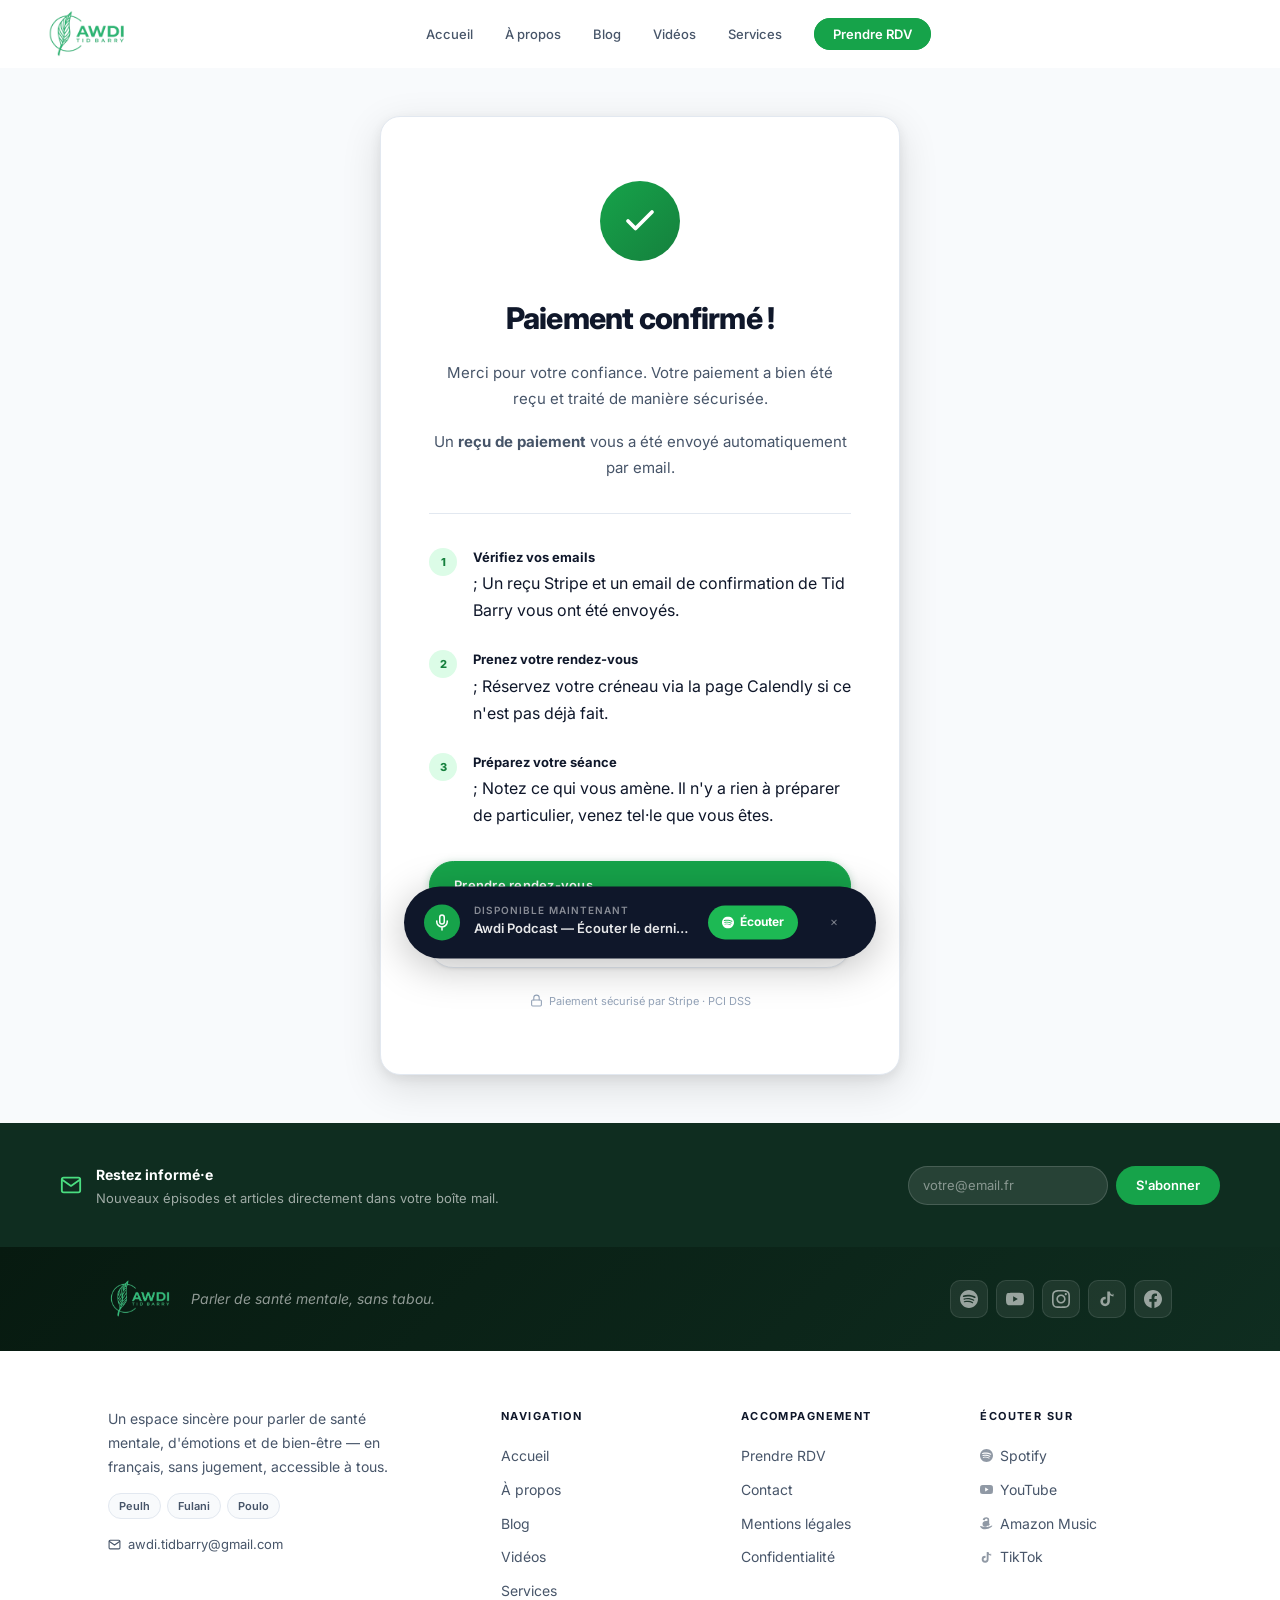
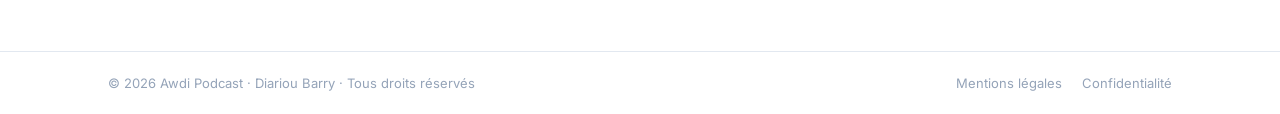
<file: paiement-confirmation.html>
<!DOCTYPE html>
<html lang="fr">
<head>
  <meta charset="UTF-8" />
  <meta name="viewport" content="width=device-width, initial-scale=1.0" />
  <title>Paiement confirmé — Awdi Podcast</title>
  <meta name="robots" content="noindex" />
  <link rel="preconnect" href="https://fonts.googleapis.com" />
  <link rel="preconnect" href="https://fonts.gstatic.com" crossorigin />
  <link href="https://fonts.googleapis.com/css2?family=Inter:wght@400;500;600;700;800&display=swap" rel="stylesheet" />
  <link rel="stylesheet" href="css/style.css?v=57" />
  <link rel="stylesheet" href="css/enhancements.css?v=28" />
  <link rel="dns-prefetch" href="https://images.unsplash.com" />
  <link rel="dns-prefetch" href="https://img.youtube.com" />
  <link rel="dns-prefetch" href="https://www.youtube.com" />
  <link rel="apple-touch-icon" href="assets/favicon.png" />
  <link rel="icon" type="image/png" sizes="64x64" href="assets/favicon.png" />
</head>
<body>

  <nav class="navbar" role="navigation">
    <a href="index.html" class="nav-logo">
      <img src="assets/logo1.png" alt="Awdi Podcast" class="nav-logo-img logo-light" />
      <img src="assets/logo2.png" alt="Awdi Podcast" class="nav-logo-img logo-dark" />
    </a>
    <ul class="nav-links" role="list">
      <li><a href="index.html">Accueil</a></li>
      <li><a href="a-propos.html">À propos</a></li>
      <li><a href="blog.html">Blog</a></li>
      <li><a href="videos.html">Vidéos</a></li>
      <li><a href="services.html">Services</a></li>
      <li><a href="rendez-vous.html" class="nav-cta">Prendre RDV</a></li>
    </ul>
    <button class="nav-mobile-btn" aria-label="Menu" aria-expanded="false">
      <svg width="24" height="24" fill="none" stroke="currentColor" stroke-width="2.5" viewBox="0 0 24 24"><path d="M4 6h16M4 12h16M4 18h16"/></svg>
    </button>
  </nav>

  <div class="confirmation-wrap">
    <div class="confirmation-card">

      <div class="confirmation-icon">
        <svg width="36" height="36" viewBox="0 0 24 24" fill="none" stroke="white" stroke-width="2.5" stroke-linecap="round" stroke-linejoin="round">
          <polyline points="20 6 9 17 4 12"/>
        </svg>
      </div>

      <h1>Paiement confirmé !</h1>
      <p>Merci pour votre confiance. Votre paiement a bien été reçu et traité de manière sécurisée.</p>
      <p>Un <strong>reçu de paiement</strong> vous a été envoyé automatiquement par email.</p>

      <div class="confirmation-divider"></div>

      <div class="confirmation-steps">
        <div class="confirmation-step">
          <div class="step-num">1</div>
          <div class="step-text"><strong>Vérifiez vos emails</strong>; Un reçu Stripe et un email de confirmation de Tid Barry vous ont été envoyés.</div>
        </div>
        <div class="confirmation-step">
          <div class="step-num">2</div>
          <div class="step-text"><strong>Prenez votre rendez-vous</strong>; Réservez votre créneau via la page Calendly si ce n'est pas déjà fait.</div>
        </div>
        <div class="confirmation-step">
          <div class="step-num">3</div>
          <div class="step-text"><strong>Préparez votre séance</strong>; Notez ce qui vous amène. Il n'y a rien à préparer de particulier, venez tel·le que vous êtes.</div>
        </div>
      </div>

      <div class="confirmation-actions">
        <a href="rendez-vous.html" class="btn btn-primary">Prendre rendez-vous</a>
        <a href="index.html" class="btn btn-secondary">Retour à l'accueil</a>
      </div>

      <div class="stripe-secure">
        <svg width="13" height="13" viewBox="0 0 24 24" fill="none" stroke="currentColor" stroke-width="2" stroke-linecap="round" stroke-linejoin="round"><rect width="18" height="11" x="3" y="11" rx="2"/><path d="M7 11V7a5 5 0 0 1 10 0v4"/></svg>
        Paiement sécurisé par Stripe · PCI DSS
      </div>

    </div>
  </div>

  <footer class="ft">

    <!-- Top band: dark green with tagline + socials -->
    <div class="ft-top">
      <div class="ft-top-inner">
        <div class="ft-brand">
          <a href="index.html" class="ft-logo">
            <img src="assets/logo2.png" alt="Awdi Podcast" />
          </a>
          <p class="ft-tagline">Parler de santé mentale, sans tabou.</p>
        </div>
        <div class="ft-socials">
          <a href="https://open.spotify.com/show/4qpYXLneuemPRcuMJTWDAq" class="ft-social" target="_blank" rel="noopener" aria-label="Spotify">
            <svg width="18" height="18" viewBox="0 0 24 24" fill="currentColor"><path d="M12 0C5.4 0 0 5.4 0 12s5.4 12 12 12 12-5.4 12-12S18.66 0 12 0zm5.521 17.34c-.24.359-.66.48-1.021.24-2.82-1.74-6.36-2.101-10.561-1.141-.418.122-.779-.179-.899-.539-.12-.421.18-.78.54-.9 4.56-1.021 8.52-.6 11.64 1.32.42.18.479.659.301 1.02zm1.44-3.3c-.301.42-.841.6-1.262.3-3.239-1.98-8.159-2.58-11.939-1.38-.479.12-1.02-.12-1.14-.6-.12-.48.12-1.021.6-1.141C9.6 9.9 15 10.561 18.72 12.84c.361.181.54.78.241 1.2zm.12-3.36C15.24 8.4 8.82 8.16 5.16 9.301c-.6.179-1.2-.181-1.38-.721-.18-.601.18-1.2.72-1.381 4.26-1.26 11.28-1.02 15.721 1.621.539.3.719 1.02.419 1.56-.299.421-1.02.599-1.559.3z"/></svg>
          </a>
          <a href="https://www.youtube.com/@Awdi_podcast" class="ft-social" target="_blank" rel="noopener" aria-label="YouTube">
            <svg width="18" height="18" viewBox="0 0 24 24" fill="currentColor"><path d="M23.498 6.186a3.016 3.016 0 0 0-2.122-2.136C19.505 3.545 12 3.545 12 3.545s-7.505 0-9.377.505A3.017 3.017 0 0 0 .502 6.186C0 8.07 0 12 0 12s0 3.93.502 5.814a3.016 3.016 0 0 0 2.122 2.136c1.871.505 9.376.505 9.376.505s7.505 0 9.377-.505a3.015 3.015 0 0 0 2.122-2.136C24 15.93 24 12 24 12s0-3.93-.502-5.814zM9.545 15.568V8.432L15.818 12l-6.273 3.568z"/></svg>
          </a>
          <a href="https://www.instagram.com/awdi.podcast/" class="ft-social" target="_blank" rel="noopener" aria-label="Instagram">
            <svg width="18" height="18" viewBox="0 0 24 24" fill="currentColor"><path d="M12 2.163c3.204 0 3.584.012 4.85.07 3.252.148 4.771 1.691 4.919 4.919.058 1.265.069 1.645.069 4.849 0 3.205-.012 3.584-.069 4.849-.149 3.225-1.664 4.771-4.919 4.919-1.266.058-1.644.07-4.85.07-3.204 0-3.584-.012-4.849-.07-3.26-.149-4.771-1.699-4.919-4.92-.058-1.265-.07-1.644-.07-4.849 0-3.204.013-3.583.07-4.849.149-3.227 1.664-4.771 4.919-4.919 1.266-.057 1.645-.069 4.849-.069zm0-2.163c-3.259 0-3.667.014-4.947.072-4.358.2-6.78 2.618-6.98 6.98-.059 1.281-.073 1.689-.073 4.948 0 3.259.014 3.668.072 4.948.2 4.358 2.618 6.78 6.98 6.98 1.281.058 1.689.072 4.948.072 3.259 0 3.668-.014 4.948-.072 4.354-.2 6.782-2.618 6.979-6.98.059-1.28.073-1.689.073-4.948 0-3.259-.014-3.667-.072-4.947-.196-4.354-2.617-6.78-6.979-6.98-1.281-.059-1.69-.073-4.949-.073zm0 5.838c-3.403 0-6.162 2.759-6.162 6.162s2.759 6.163 6.162 6.163 6.162-2.759 6.162-6.163c0-3.403-2.759-6.162-6.162-6.162zm0 10.162c-2.209 0-4-1.79-4-4 0-2.209 1.791-4 4-4s4 1.791 4 4c0 2.21-1.791 4-4 4zm6.406-11.845c-.796 0-1.441.645-1.441 1.44s.645 1.44 1.441 1.44c.795 0 1.439-.645 1.439-1.44s-.644-1.44-1.439-1.44z"/></svg>
          </a>
          <a href="https://www.tiktok.com/@awdi_podcast" class="ft-social" target="_blank" rel="noopener" aria-label="TikTok">
            <svg width="18" height="18" viewBox="0 0 24 24" fill="currentColor"><path d="M19.59 6.69a4.83 4.83 0 0 1-3.77-4.25V2h-3.45v13.67a2.89 2.89 0 0 1-2.88 2.5 2.89 2.89 0 0 1-2.89-2.89 2.89 2.89 0 0 1 2.89-2.89c.28 0 .54.04.79.1V9.01a6.27 6.27 0 0 0-.79-.05 6.34 6.34 0 0 0-6.34 6.34 6.34 6.34 0 0 0 6.34 6.34 6.34 6.34 0 0 0 6.33-6.34l.04-8.22a8.16 8.16 0 0 0 4.77 1.52V5.17a4.85 4.85 0 0 1-1.05-.48z"/></svg>
          </a>
          <a href="https://www.facebook.com/people/Awdi-Podcast/61581534275335/" class="ft-social" target="_blank" rel="noopener" aria-label="Facebook">
            <svg width="18" height="18" viewBox="0 0 24 24" fill="currentColor"><path d="M24 12.073c0-6.627-5.373-12-12-12s-12 5.373-12 12c0 5.99 4.388 10.954 10.125 11.854v-8.385H7.078v-3.47h3.047V9.43c0-3.007 1.792-4.669 4.533-4.669 1.312 0 2.686.235 2.686.235v2.953H15.83c-1.491 0-1.956.925-1.956 1.874v2.25h3.328l-.532 3.47h-2.796v8.385C19.612 23.027 24 18.062 24 12.073z"/></svg>
          </a>
        </div>
      </div>
    </div>

    <!-- Main grid: description + 3 nav cols -->
    <div class="ft-main">
      <div class="ft-main-inner">

        <div class="ft-col-brand">
          <p class="ft-desc">Un espace sincère pour parler de santé mentale, d'émotions et de bien-être — en français, sans jugement, accessible à tous.</p>
          <div class="ft-badges">
            <span>Peulh</span><span>Fulani</span><span>Poulo</span>
          </div>
          <a href="mailto:awdi.tidbarry@gmail.com" class="ft-email">
            <svg width="13" height="13" viewBox="0 0 24 24" fill="none" stroke="currentColor" stroke-width="2"><path d="M4 4h16c1.1 0 2 .9 2 2v12c0 1.1-.9 2-2 2H4c-1.1 0-2-.9-2-2V6c0-1.1.9-2 2-2z"/><polyline points="22,6 12,13 2,6"/></svg>
            awdi.tidbarry@gmail.com
          </a>
        </div>

        <div class="ft-col">
          <h5>Navigation</h5>
          <ul>
            <li><a href="index.html">Accueil</a></li>
            <li><a href="a-propos.html">À propos</a></li>
            <li><a href="blog.html">Blog</a></li>
            <li><a href="videos.html">Vidéos</a></li>
            <li><a href="services.html">Services</a></li>
          </ul>
        </div>

        <div class="ft-col">
          <h5>Accompagnement</h5>
          <ul>
            <li><a href="rendez-vous.html">Prendre RDV</a></li>
            <li><a href="contact.html">Contact</a></li>
            <li><a href="mentions-legales.html">Mentions légales</a></li>
            <li><a href="politique-de-confidentialite.html">Confidentialité</a></li>
          </ul>
        </div>

        <div class="ft-col">
          <h5>Écouter sur</h5>
          <ul>
            <li><a href="https://open.spotify.com/show/4qpYXLneuemPRcuMJTWDAq" target="_blank" rel="noopener">
              <svg width="13" height="13" viewBox="0 0 24 24" fill="currentColor"><path d="M12 0C5.4 0 0 5.4 0 12s5.4 12 12 12 12-5.4 12-12S18.66 0 12 0zm5.521 17.34c-.24.359-.66.48-1.021.24-2.82-1.74-6.36-2.101-10.561-1.141-.418.122-.779-.179-.899-.539-.12-.421.18-.78.54-.9 4.56-1.021 8.52-.6 11.64 1.32.42.18.479.659.301 1.02zm1.44-3.3c-.301.42-.841.6-1.262.3-3.239-1.98-8.159-2.58-11.939-1.38-.479.12-1.02-.12-1.14-.6-.12-.48.12-1.021.6-1.141C9.6 9.9 15 10.561 18.72 12.84c.361.181.54.78.241 1.2zm.12-3.36C15.24 8.4 8.82 8.16 5.16 9.301c-.6.179-1.2-.181-1.38-.721-.18-.601.18-1.2.72-1.381 4.26-1.26 11.28-1.02 15.721 1.621.539.3.719 1.02.419 1.56-.299.421-1.02.599-1.559.3z"/></svg>
              Spotify
            </a></li>
            <li><a href="https://www.youtube.com/@Awdi_podcast" target="_blank" rel="noopener">
              <svg width="13" height="13" viewBox="0 0 24 24" fill="currentColor"><path d="M23.498 6.186a3.016 3.016 0 0 0-2.122-2.136C19.505 3.545 12 3.545 12 3.545s-7.505 0-9.377.505A3.017 3.017 0 0 0 .502 6.186C0 8.07 0 12 0 12s0 3.93.502 5.814a3.016 3.016 0 0 0 2.122 2.136c1.871.505 9.376.505 9.376.505s7.505 0 9.377-.505a3.015 3.015 0 0 0 2.122-2.136C24 15.93 24 12 24 12s0-3.93-.502-5.814zM9.545 15.568V8.432L15.818 12l-6.273 3.568z"/></svg>
              YouTube
            </a></li>
            <li><a href="https://www.amazon.fr/-/en/dp/B0GLRBMSWW/" target="_blank" rel="noopener">
              <svg width="13" height="13" viewBox="0 0 24 24" fill="currentColor"><path d="M13.958 10.09c0 1.232.029 2.256-.591 3.351-.502.891-1.301 1.438-2.186 1.438-1.214 0-1.922-.924-1.922-2.292 0-2.692 2.415-3.182 4.7-3.182v.685zm3.186 7.705c-.209.189-.512.201-.745.074-1.047-.872-1.234-1.276-1.814-2.106-1.734 1.768-2.962 2.297-5.209 2.297-2.661 0-4.731-1.642-4.731-4.927 0-2.565 1.391-4.309 3.37-5.164 1.715-.754 4.11-.891 5.942-1.099v-.41c0-.753.06-1.642-.383-2.294-.385-.584-1.124-.826-1.775-.826-1.205 0-2.277.618-2.54 1.897-.054.285-.261.567-.549.582l-3.061-.333c-.259-.056-.548-.266-.472-.661C5.86 1.756 8.857.5 11.5.5c1.35 0 3.116.36 4.181 1.384 1.353 1.264 1.223 2.95 1.223 4.784v4.332c0 1.302.541 1.875 1.048 2.576.179.251.219.552-.01.738l-2.798 2.481zm3.362 1.061c-4.493 3.218-11.026 4.927-16.632 2.621C1.8 20.368.557 19.144.155 17.685c-.182-.658.37-1.229 1.013-.985 3.761 1.386 7.965 2.232 12.258 1.756 2.862-.316 5.923-1.212 8.445-2.579.413-.234.835.245.634.979z"/></svg>
              Amazon Music
            </a></li>
            <li><a href="https://www.tiktok.com/@awdi_podcast" target="_blank" rel="noopener">
              <svg width="13" height="13" viewBox="0 0 24 24" fill="currentColor"><path d="M19.59 6.69a4.83 4.83 0 0 1-3.77-4.25V2h-3.45v13.67a2.89 2.89 0 0 1-2.88 2.5 2.89 2.89 0 0 1-2.89-2.89 2.89 2.89 0 0 1 2.89-2.89c.28 0 .54.04.79.1V9.01a6.27 6.27 0 0 0-.79-.05 6.34 6.34 0 0 0-6.34 6.34 6.34 6.34 0 0 0 6.34 6.34 6.34 6.34 0 0 0 6.33-6.34l.04-8.22a8.16 8.16 0 0 0 4.77 1.52V5.17a4.85 4.85 0 0 1-1.05-.48z"/></svg>
              TikTok
            </a></li>
          </ul>
        </div>

      </div>
    </div>

    <!-- Bottom bar -->
    <div class="ft-bottom">
      <div class="ft-bottom-inner">
        <span>© 2026 Awdi Podcast · Diariou Barry · Tous droits réservés</span>
        <div class="ft-legal-links">
          <a href="mentions-legales.html">Mentions légales</a>
          <a href="politique-de-confidentialite.html">Confidentialité</a>
        </div>
      </div>
    </div>

  </footer>

  <script defer src="js/cms.js"></script>
  <script defer src="js/main.js"></script>
</body>
</html>
</file>
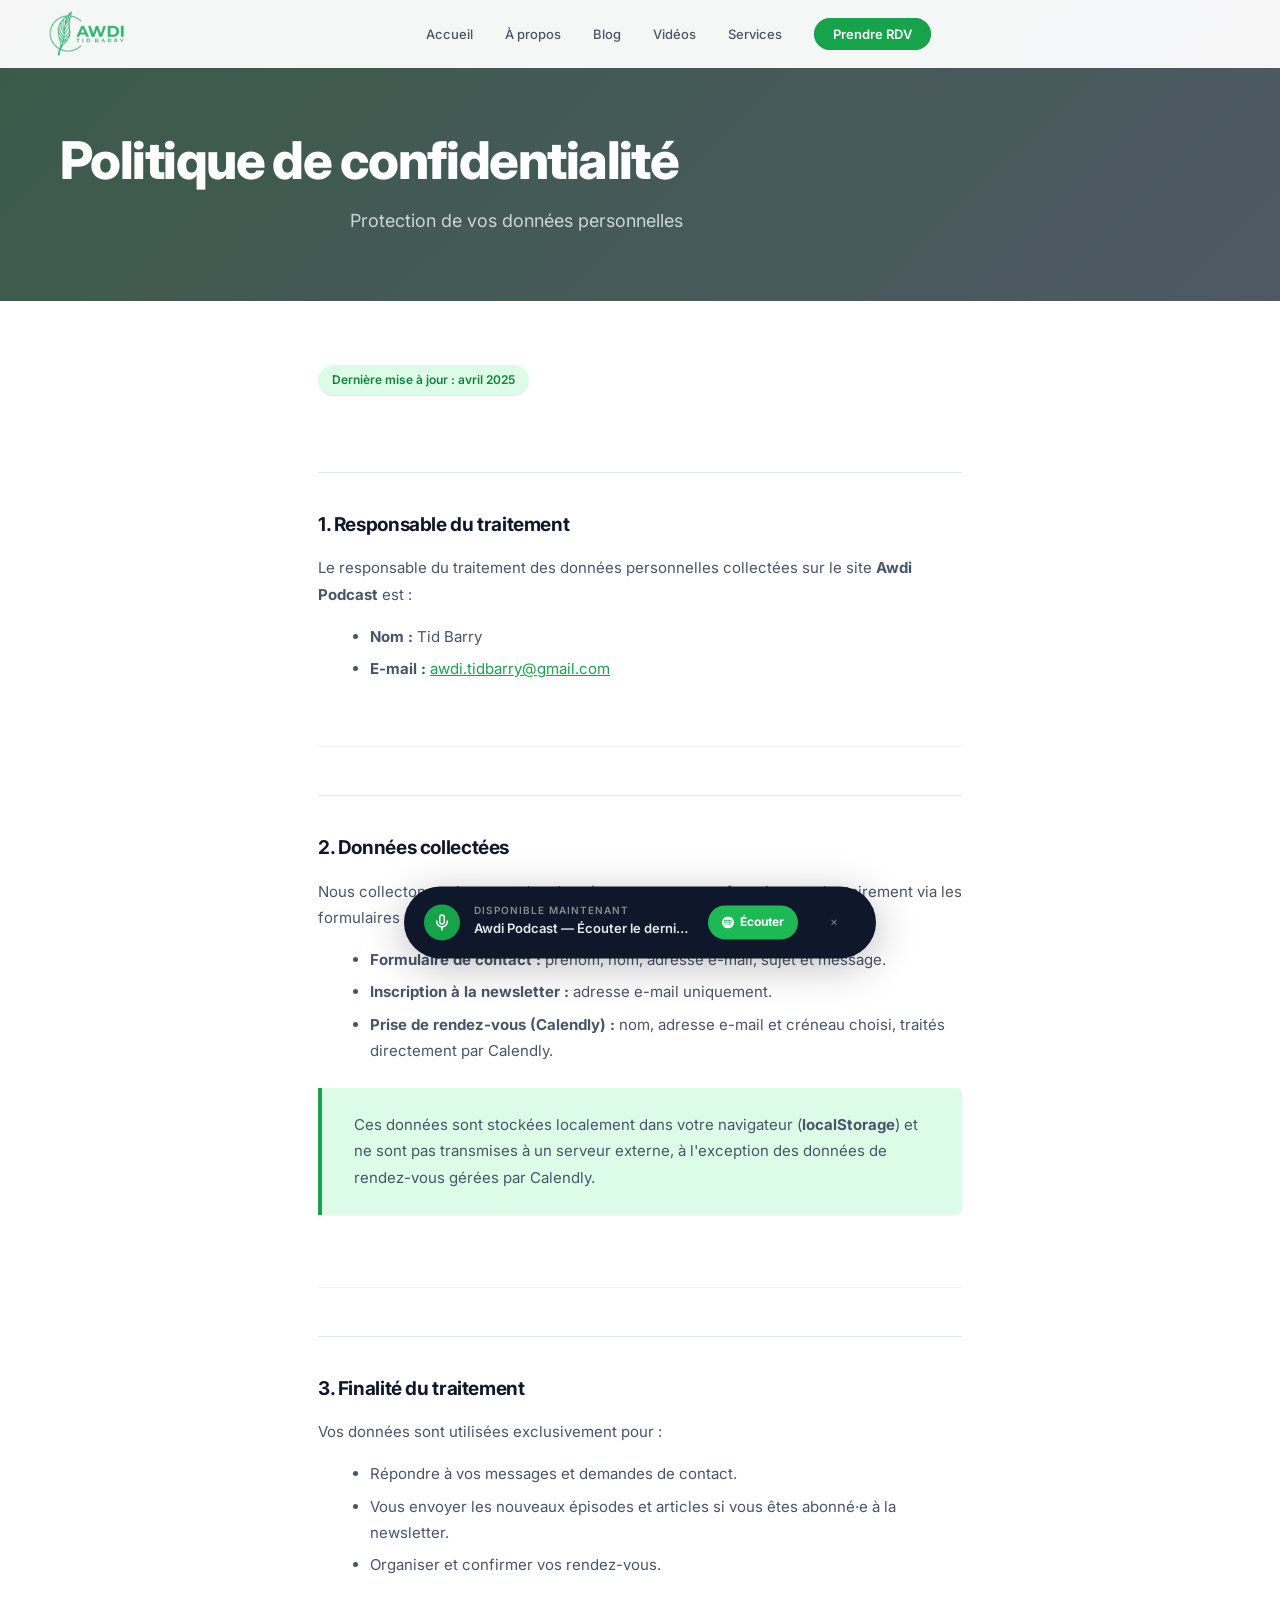
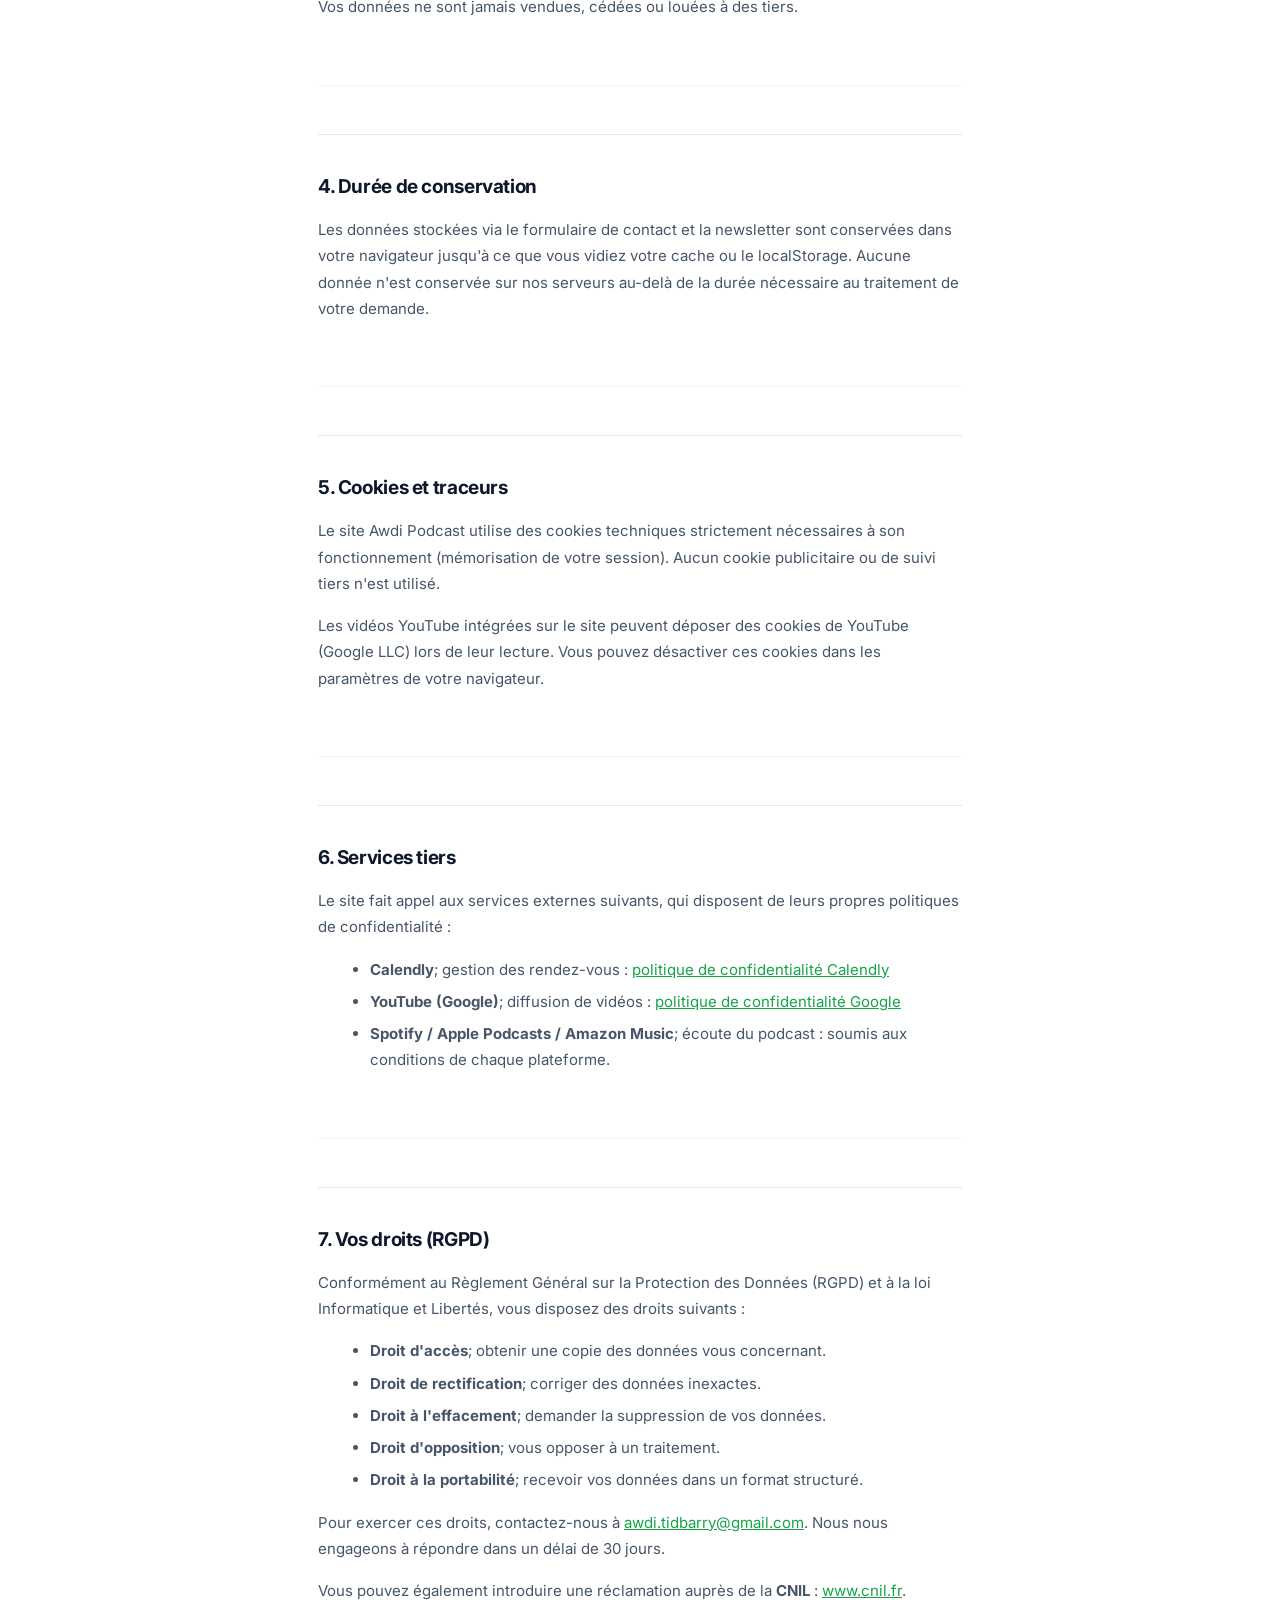
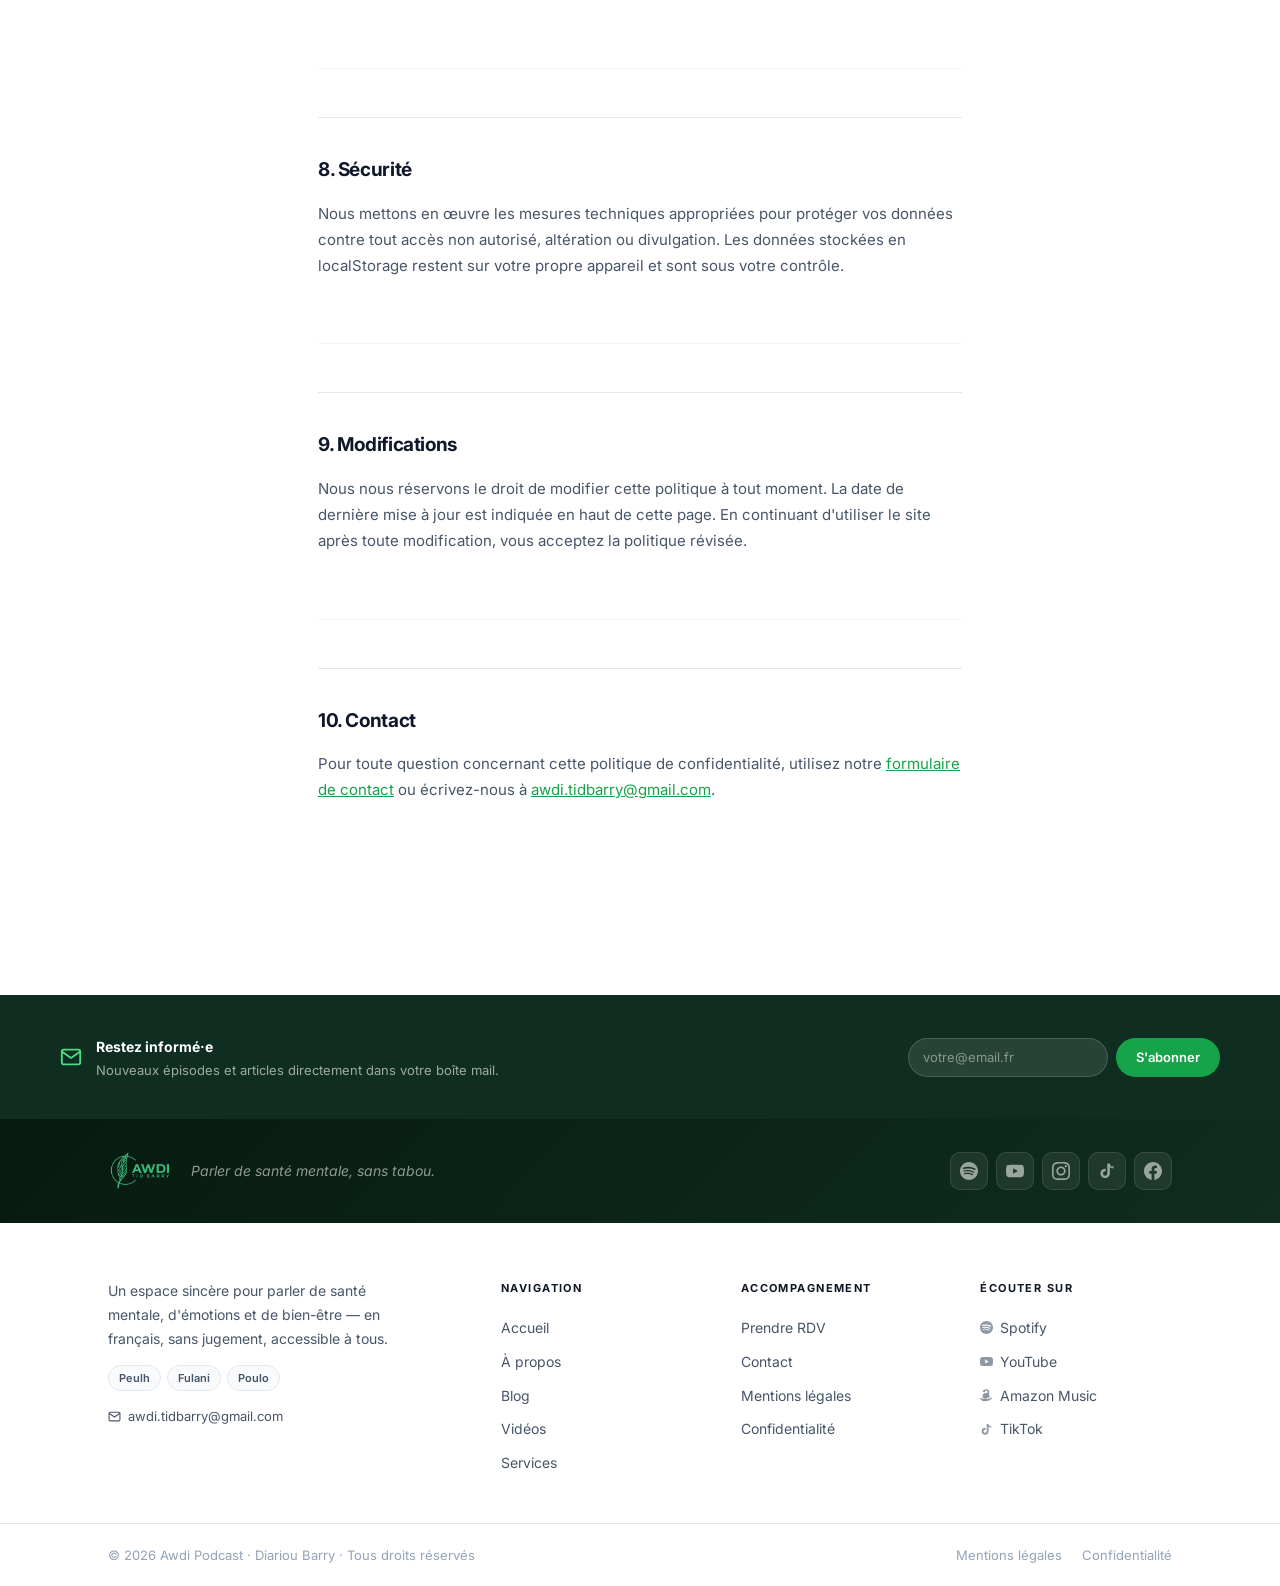
<file: politique-de-confidentialite.html>
<!DOCTYPE html>
<html lang="fr">
<head>
  <meta charset="UTF-8" />
  <meta name="viewport" content="width=device-width, initial-scale=1.0" />
  <title>Politique de confidentialité — Awdi Podcast</title>
  <meta name="description" content="Politique de confidentialité et protection des données personnelles du site Awdi Podcast." />
  <link rel="preconnect" href="https://fonts.googleapis.com" />
  <link rel="preconnect" href="https://fonts.gstatic.com" crossorigin />
  <link href="https://fonts.googleapis.com/css2?family=Inter:wght@400;500;600;700;800&display=swap" rel="stylesheet" />
  <link rel="stylesheet" href="css/style.css?v=57" />
  <link rel="stylesheet" href="css/enhancements.css?v=28" />
  <link rel="dns-prefetch" href="https://images.unsplash.com" />
  <link rel="dns-prefetch" href="https://img.youtube.com" />
  <link rel="dns-prefetch" href="https://www.youtube.com" />
  <link rel="apple-touch-icon" href="assets/favicon.png" />
  <link rel="icon" type="image/png" sizes="64x64" href="assets/favicon.png" />
  <link rel="icon" type="image/x-icon" href="assets/favicon.ico" />
</head>
<body>

  <nav class="navbar" role="navigation" aria-label="Navigation principale">
    <a href="index.html" class="nav-logo" aria-label="Accueil Awdi Podcast">
      <img src="assets/logo1.png" alt="Awdi Podcast" class="nav-logo-img logo-light" /><img src="assets/logo2.png" alt="Awdi Podcast" class="nav-logo-img logo-dark" />
    </a>
    <ul class="nav-links" role="list">
      <li><a href="index.html">Accueil</a></li>
      <li><a href="a-propos.html">À propos</a></li>
      <li><a href="blog.html">Blog</a></li>
      <li><a href="videos.html">Vidéos</a></li>
      <li><a href="services.html">Services</a></li>
      <li><a href="rendez-vous.html" class="nav-cta">Prendre RDV</a></li>
    </ul>
    <button class="nav-mobile-btn" aria-label="Menu" aria-expanded="false">
      <svg width="24" height="24" fill="none" stroke="currentColor" stroke-width="2.5" viewBox="0 0 24 24"><path d="M4 6h16M4 12h16M4 18h16"/></svg>
    </button>
  </nav>

  <div class="page-hero page-hero--privacy">
    <h1>Politique de confidentialité</h1>
    <p>Protection de vos données personnelles</p>
  </div>

  <div class="legal-body">
    <p class="legal-updated">Dernière mise à jour : avril 2025</p>

    <div class="legal-section">
      <h2>1. Responsable du traitement</h2>
      <p>Le responsable du traitement des données personnelles collectées sur le site <strong>Awdi Podcast</strong> est :</p>
      <ul>
        <li><strong>Nom :</strong> Tid Barry</li>
        <li><strong>E-mail :</strong> <a href="mailto:awdi.tidbarry@gmail.com">awdi.tidbarry@gmail.com</a></li>
      </ul>
    </div>

    <div class="legal-section">
      <h2>2. Données collectées</h2>
      <p>Nous collectons uniquement les données que vous nous fournissez volontairement via les formulaires du site :</p>
      <ul>
        <li><strong>Formulaire de contact :</strong> prénom, nom, adresse e-mail, sujet et message.</li>
        <li><strong>Inscription à la newsletter :</strong> adresse e-mail uniquement.</li>
        <li><strong>Prise de rendez-vous (Calendly) :</strong> nom, adresse e-mail et créneau choisi, traités directement par Calendly.</li>
      </ul>
      <div class="legal-highlight">
        <p>Ces données sont stockées localement dans votre navigateur (<strong>localStorage</strong>) et ne sont pas transmises à un serveur externe, à l'exception des données de rendez-vous gérées par Calendly.</p>
      </div>
    </div>

    <div class="legal-section">
      <h2>3. Finalité du traitement</h2>
      <p>Vos données sont utilisées exclusivement pour :</p>
      <ul>
        <li>Répondre à vos messages et demandes de contact.</li>
        <li>Vous envoyer les nouveaux épisodes et articles si vous êtes abonné·e à la newsletter.</li>
        <li>Organiser et confirmer vos rendez-vous.</li>
      </ul>
      <p>Vos données ne sont jamais vendues, cédées ou louées à des tiers.</p>
    </div>

    <div class="legal-section">
      <h2>4. Durée de conservation</h2>
      <p>Les données stockées via le formulaire de contact et la newsletter sont conservées dans votre navigateur jusqu'à ce que vous vidiez votre cache ou le localStorage. Aucune donnée n'est conservée sur nos serveurs au-delà de la durée nécessaire au traitement de votre demande.</p>
    </div>

    <div class="legal-section">
      <h2>5. Cookies et traceurs</h2>
      <p>Le site Awdi Podcast utilise des cookies techniques strictement nécessaires à son fonctionnement (mémorisation de votre session). Aucun cookie publicitaire ou de suivi tiers n'est utilisé.</p>
      <p>Les vidéos YouTube intégrées sur le site peuvent déposer des cookies de YouTube (Google LLC) lors de leur lecture. Vous pouvez désactiver ces cookies dans les paramètres de votre navigateur.</p>
    </div>

    <div class="legal-section">
      <h2>6. Services tiers</h2>
      <p>Le site fait appel aux services externes suivants, qui disposent de leurs propres politiques de confidentialité :</p>
      <ul>
        <li><strong>Calendly</strong>; gestion des rendez-vous : <a href="https://calendly.com/legal/privacy-notice" target="_blank" rel="noopener">politique de confidentialité Calendly</a></li>
        <li><strong>YouTube (Google)</strong>; diffusion de vidéos : <a href="https://policies.google.com/privacy" target="_blank" rel="noopener">politique de confidentialité Google</a></li>
        <li><strong>Spotify / Apple Podcasts / Amazon Music</strong>; écoute du podcast : soumis aux conditions de chaque plateforme.</li>
      </ul>
    </div>

    <div class="legal-section">
      <h2>7. Vos droits (RGPD)</h2>
      <p>Conformément au Règlement Général sur la Protection des Données (RGPD) et à la loi Informatique et Libertés, vous disposez des droits suivants :</p>
      <ul>
        <li><strong>Droit d'accès</strong>; obtenir une copie des données vous concernant.</li>
        <li><strong>Droit de rectification</strong>; corriger des données inexactes.</li>
        <li><strong>Droit à l'effacement</strong>; demander la suppression de vos données.</li>
        <li><strong>Droit d'opposition</strong>; vous opposer à un traitement.</li>
        <li><strong>Droit à la portabilité</strong>; recevoir vos données dans un format structuré.</li>
      </ul>
      <p>Pour exercer ces droits, contactez-nous à <a href="mailto:awdi.tidbarry@gmail.com">awdi.tidbarry@gmail.com</a>. Nous nous engageons à répondre dans un délai de 30 jours.</p>
      <p>Vous pouvez également introduire une réclamation auprès de la <strong>CNIL</strong> : <a href="https://www.cnil.fr" target="_blank" rel="noopener">www.cnil.fr</a>.</p>
    </div>

    <div class="legal-section">
      <h2>8. Sécurité</h2>
      <p>Nous mettons en œuvre les mesures techniques appropriées pour protéger vos données contre tout accès non autorisé, altération ou divulgation. Les données stockées en localStorage restent sur votre propre appareil et sont sous votre contrôle.</p>
    </div>

    <div class="legal-section">
      <h2>9. Modifications</h2>
      <p>Nous nous réservons le droit de modifier cette politique à tout moment. La date de dernière mise à jour est indiquée en haut de cette page. En continuant d'utiliser le site après toute modification, vous acceptez la politique révisée.</p>
    </div>

    <div class="legal-section">
      <h2>10. Contact</h2>
      <p>Pour toute question concernant cette politique de confidentialité, utilisez notre <a href="contact.html">formulaire de contact</a> ou écrivez-nous à <a href="mailto:awdi.tidbarry@gmail.com">awdi.tidbarry@gmail.com</a>.</p>
    </div>
  </div>

  <footer class="ft">

    <!-- Top band: dark green with tagline + socials -->
    <div class="ft-top">
      <div class="ft-top-inner">
        <div class="ft-brand">
          <a href="index.html" class="ft-logo">
            <img src="assets/logo2.png" alt="Awdi Podcast" />
          </a>
          <p class="ft-tagline">Parler de santé mentale, sans tabou.</p>
        </div>
        <div class="ft-socials">
          <a href="https://open.spotify.com/show/4qpYXLneuemPRcuMJTWDAq" class="ft-social" target="_blank" rel="noopener" aria-label="Spotify">
            <svg width="18" height="18" viewBox="0 0 24 24" fill="currentColor"><path d="M12 0C5.4 0 0 5.4 0 12s5.4 12 12 12 12-5.4 12-12S18.66 0 12 0zm5.521 17.34c-.24.359-.66.48-1.021.24-2.82-1.74-6.36-2.101-10.561-1.141-.418.122-.779-.179-.899-.539-.12-.421.18-.78.54-.9 4.56-1.021 8.52-.6 11.64 1.32.42.18.479.659.301 1.02zm1.44-3.3c-.301.42-.841.6-1.262.3-3.239-1.98-8.159-2.58-11.939-1.38-.479.12-1.02-.12-1.14-.6-.12-.48.12-1.021.6-1.141C9.6 9.9 15 10.561 18.72 12.84c.361.181.54.78.241 1.2zm.12-3.36C15.24 8.4 8.82 8.16 5.16 9.301c-.6.179-1.2-.181-1.38-.721-.18-.601.18-1.2.72-1.381 4.26-1.26 11.28-1.02 15.721 1.621.539.3.719 1.02.419 1.56-.299.421-1.02.599-1.559.3z"/></svg>
          </a>
          <a href="https://www.youtube.com/@Awdi_podcast" class="ft-social" target="_blank" rel="noopener" aria-label="YouTube">
            <svg width="18" height="18" viewBox="0 0 24 24" fill="currentColor"><path d="M23.498 6.186a3.016 3.016 0 0 0-2.122-2.136C19.505 3.545 12 3.545 12 3.545s-7.505 0-9.377.505A3.017 3.017 0 0 0 .502 6.186C0 8.07 0 12 0 12s0 3.93.502 5.814a3.016 3.016 0 0 0 2.122 2.136c1.871.505 9.376.505 9.376.505s7.505 0 9.377-.505a3.015 3.015 0 0 0 2.122-2.136C24 15.93 24 12 24 12s0-3.93-.502-5.814zM9.545 15.568V8.432L15.818 12l-6.273 3.568z"/></svg>
          </a>
          <a href="https://www.instagram.com/awdi.podcast/" class="ft-social" target="_blank" rel="noopener" aria-label="Instagram">
            <svg width="18" height="18" viewBox="0 0 24 24" fill="currentColor"><path d="M12 2.163c3.204 0 3.584.012 4.85.07 3.252.148 4.771 1.691 4.919 4.919.058 1.265.069 1.645.069 4.849 0 3.205-.012 3.584-.069 4.849-.149 3.225-1.664 4.771-4.919 4.919-1.266.058-1.644.07-4.85.07-3.204 0-3.584-.012-4.849-.07-3.26-.149-4.771-1.699-4.919-4.92-.058-1.265-.07-1.644-.07-4.849 0-3.204.013-3.583.07-4.849.149-3.227 1.664-4.771 4.919-4.919 1.266-.057 1.645-.069 4.849-.069zm0-2.163c-3.259 0-3.667.014-4.947.072-4.358.2-6.78 2.618-6.98 6.98-.059 1.281-.073 1.689-.073 4.948 0 3.259.014 3.668.072 4.948.2 4.358 2.618 6.78 6.98 6.98 1.281.058 1.689.072 4.948.072 3.259 0 3.668-.014 4.948-.072 4.354-.2 6.782-2.618 6.979-6.98.059-1.28.073-1.689.073-4.948 0-3.259-.014-3.667-.072-4.947-.196-4.354-2.617-6.78-6.979-6.98-1.281-.059-1.69-.073-4.949-.073zm0 5.838c-3.403 0-6.162 2.759-6.162 6.162s2.759 6.163 6.162 6.163 6.162-2.759 6.162-6.163c0-3.403-2.759-6.162-6.162-6.162zm0 10.162c-2.209 0-4-1.79-4-4 0-2.209 1.791-4 4-4s4 1.791 4 4c0 2.21-1.791 4-4 4zm6.406-11.845c-.796 0-1.441.645-1.441 1.44s.645 1.44 1.441 1.44c.795 0 1.439-.645 1.439-1.44s-.644-1.44-1.439-1.44z"/></svg>
          </a>
          <a href="https://www.tiktok.com/@awdi_podcast" class="ft-social" target="_blank" rel="noopener" aria-label="TikTok">
            <svg width="18" height="18" viewBox="0 0 24 24" fill="currentColor"><path d="M19.59 6.69a4.83 4.83 0 0 1-3.77-4.25V2h-3.45v13.67a2.89 2.89 0 0 1-2.88 2.5 2.89 2.89 0 0 1-2.89-2.89 2.89 2.89 0 0 1 2.89-2.89c.28 0 .54.04.79.1V9.01a6.27 6.27 0 0 0-.79-.05 6.34 6.34 0 0 0-6.34 6.34 6.34 6.34 0 0 0 6.34 6.34 6.34 6.34 0 0 0 6.33-6.34l.04-8.22a8.16 8.16 0 0 0 4.77 1.52V5.17a4.85 4.85 0 0 1-1.05-.48z"/></svg>
          </a>
          <a href="https://www.facebook.com/people/Awdi-Podcast/61581534275335/" class="ft-social" target="_blank" rel="noopener" aria-label="Facebook">
            <svg width="18" height="18" viewBox="0 0 24 24" fill="currentColor"><path d="M24 12.073c0-6.627-5.373-12-12-12s-12 5.373-12 12c0 5.99 4.388 10.954 10.125 11.854v-8.385H7.078v-3.47h3.047V9.43c0-3.007 1.792-4.669 4.533-4.669 1.312 0 2.686.235 2.686.235v2.953H15.83c-1.491 0-1.956.925-1.956 1.874v2.25h3.328l-.532 3.47h-2.796v8.385C19.612 23.027 24 18.062 24 12.073z"/></svg>
          </a>
        </div>
      </div>
    </div>

    <!-- Main grid: description + 3 nav cols -->
    <div class="ft-main">
      <div class="ft-main-inner">

        <div class="ft-col-brand">
          <p class="ft-desc">Un espace sincère pour parler de santé mentale, d'émotions et de bien-être — en français, sans jugement, accessible à tous.</p>
          <div class="ft-badges">
            <span>Peulh</span><span>Fulani</span><span>Poulo</span>
          </div>
          <a href="mailto:awdi.tidbarry@gmail.com" class="ft-email">
            <svg width="13" height="13" viewBox="0 0 24 24" fill="none" stroke="currentColor" stroke-width="2"><path d="M4 4h16c1.1 0 2 .9 2 2v12c0 1.1-.9 2-2 2H4c-1.1 0-2-.9-2-2V6c0-1.1.9-2 2-2z"/><polyline points="22,6 12,13 2,6"/></svg>
            awdi.tidbarry@gmail.com
          </a>
        </div>

        <div class="ft-col">
          <h5>Navigation</h5>
          <ul>
            <li><a href="index.html">Accueil</a></li>
            <li><a href="a-propos.html">À propos</a></li>
            <li><a href="blog.html">Blog</a></li>
            <li><a href="videos.html">Vidéos</a></li>
            <li><a href="services.html">Services</a></li>
          </ul>
        </div>

        <div class="ft-col">
          <h5>Accompagnement</h5>
          <ul>
            <li><a href="rendez-vous.html">Prendre RDV</a></li>
            <li><a href="contact.html">Contact</a></li>
            <li><a href="mentions-legales.html">Mentions légales</a></li>
            <li><a href="politique-de-confidentialite.html">Confidentialité</a></li>
          </ul>
        </div>

        <div class="ft-col">
          <h5>Écouter sur</h5>
          <ul>
            <li><a href="https://open.spotify.com/show/4qpYXLneuemPRcuMJTWDAq" target="_blank" rel="noopener">
              <svg width="13" height="13" viewBox="0 0 24 24" fill="currentColor"><path d="M12 0C5.4 0 0 5.4 0 12s5.4 12 12 12 12-5.4 12-12S18.66 0 12 0zm5.521 17.34c-.24.359-.66.48-1.021.24-2.82-1.74-6.36-2.101-10.561-1.141-.418.122-.779-.179-.899-.539-.12-.421.18-.78.54-.9 4.56-1.021 8.52-.6 11.64 1.32.42.18.479.659.301 1.02zm1.44-3.3c-.301.42-.841.6-1.262.3-3.239-1.98-8.159-2.58-11.939-1.38-.479.12-1.02-.12-1.14-.6-.12-.48.12-1.021.6-1.141C9.6 9.9 15 10.561 18.72 12.84c.361.181.54.78.241 1.2zm.12-3.36C15.24 8.4 8.82 8.16 5.16 9.301c-.6.179-1.2-.181-1.38-.721-.18-.601.18-1.2.72-1.381 4.26-1.26 11.28-1.02 15.721 1.621.539.3.719 1.02.419 1.56-.299.421-1.02.599-1.559.3z"/></svg>
              Spotify
            </a></li>
            <li><a href="https://www.youtube.com/@Awdi_podcast" target="_blank" rel="noopener">
              <svg width="13" height="13" viewBox="0 0 24 24" fill="currentColor"><path d="M23.498 6.186a3.016 3.016 0 0 0-2.122-2.136C19.505 3.545 12 3.545 12 3.545s-7.505 0-9.377.505A3.017 3.017 0 0 0 .502 6.186C0 8.07 0 12 0 12s0 3.93.502 5.814a3.016 3.016 0 0 0 2.122 2.136c1.871.505 9.376.505 9.376.505s7.505 0 9.377-.505a3.015 3.015 0 0 0 2.122-2.136C24 15.93 24 12 24 12s0-3.93-.502-5.814zM9.545 15.568V8.432L15.818 12l-6.273 3.568z"/></svg>
              YouTube
            </a></li>
            <li><a href="https://www.amazon.fr/-/en/dp/B0GLRBMSWW/" target="_blank" rel="noopener">
              <svg width="13" height="13" viewBox="0 0 24 24" fill="currentColor"><path d="M13.958 10.09c0 1.232.029 2.256-.591 3.351-.502.891-1.301 1.438-2.186 1.438-1.214 0-1.922-.924-1.922-2.292 0-2.692 2.415-3.182 4.7-3.182v.685zm3.186 7.705c-.209.189-.512.201-.745.074-1.047-.872-1.234-1.276-1.814-2.106-1.734 1.768-2.962 2.297-5.209 2.297-2.661 0-4.731-1.642-4.731-4.927 0-2.565 1.391-4.309 3.37-5.164 1.715-.754 4.11-.891 5.942-1.099v-.41c0-.753.06-1.642-.383-2.294-.385-.584-1.124-.826-1.775-.826-1.205 0-2.277.618-2.54 1.897-.054.285-.261.567-.549.582l-3.061-.333c-.259-.056-.548-.266-.472-.661C5.86 1.756 8.857.5 11.5.5c1.35 0 3.116.36 4.181 1.384 1.353 1.264 1.223 2.95 1.223 4.784v4.332c0 1.302.541 1.875 1.048 2.576.179.251.219.552-.01.738l-2.798 2.481zm3.362 1.061c-4.493 3.218-11.026 4.927-16.632 2.621C1.8 20.368.557 19.144.155 17.685c-.182-.658.37-1.229 1.013-.985 3.761 1.386 7.965 2.232 12.258 1.756 2.862-.316 5.923-1.212 8.445-2.579.413-.234.835.245.634.979z"/></svg>
              Amazon Music
            </a></li>
            <li><a href="https://www.tiktok.com/@awdi_podcast" target="_blank" rel="noopener">
              <svg width="13" height="13" viewBox="0 0 24 24" fill="currentColor"><path d="M19.59 6.69a4.83 4.83 0 0 1-3.77-4.25V2h-3.45v13.67a2.89 2.89 0 0 1-2.88 2.5 2.89 2.89 0 0 1-2.89-2.89 2.89 2.89 0 0 1 2.89-2.89c.28 0 .54.04.79.1V9.01a6.27 6.27 0 0 0-.79-.05 6.34 6.34 0 0 0-6.34 6.34 6.34 6.34 0 0 0 6.34 6.34 6.34 6.34 0 0 0 6.33-6.34l.04-8.22a8.16 8.16 0 0 0 4.77 1.52V5.17a4.85 4.85 0 0 1-1.05-.48z"/></svg>
              TikTok
            </a></li>
          </ul>
        </div>

      </div>
    </div>

    <!-- Bottom bar -->
    <div class="ft-bottom">
      <div class="ft-bottom-inner">
        <span>© 2026 Awdi Podcast · Diariou Barry · Tous droits réservés</span>
        <div class="ft-legal-links">
          <a href="mentions-legales.html">Mentions légales</a>
          <a href="politique-de-confidentialite.html">Confidentialité</a>
        </div>
      </div>
    </div>

  </footer>

  <script defer src="js/cms.js"></script>
  <script defer src="js/main.js"></script>
</body>
</html>
</file>
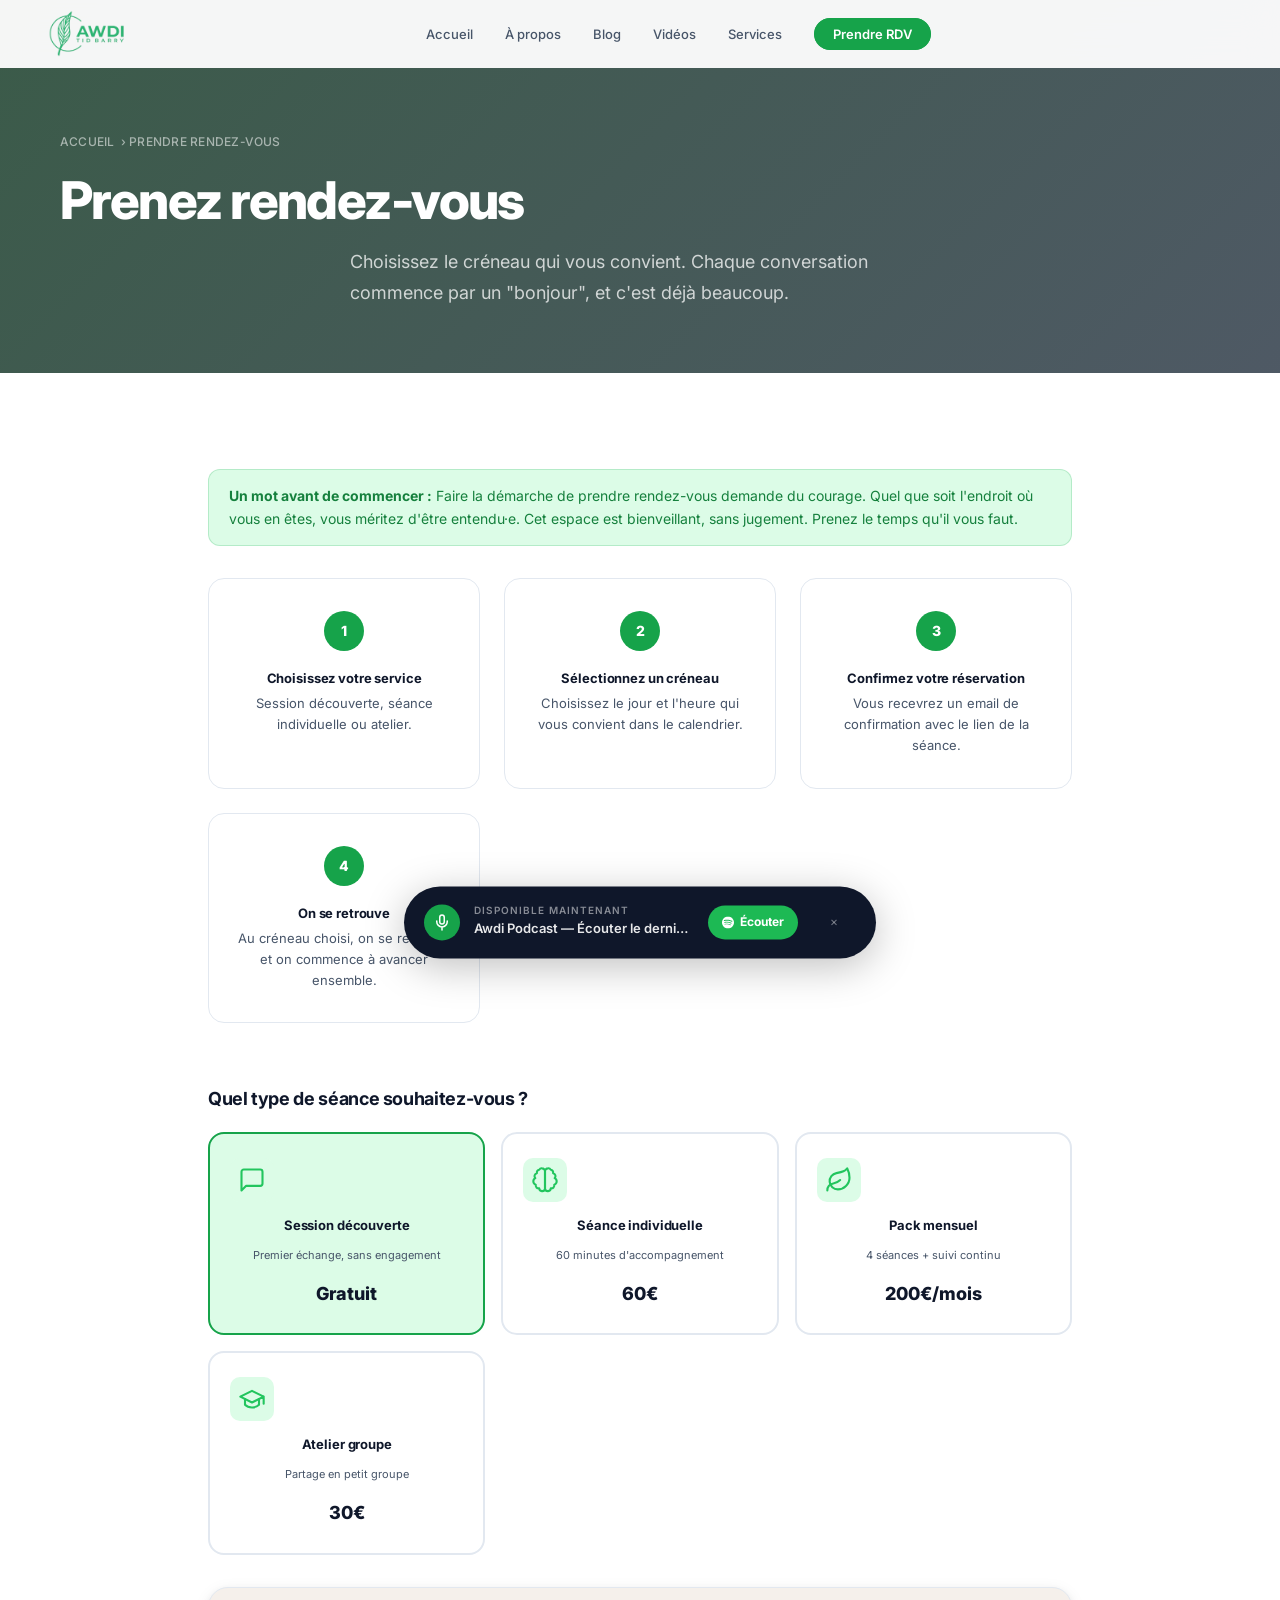
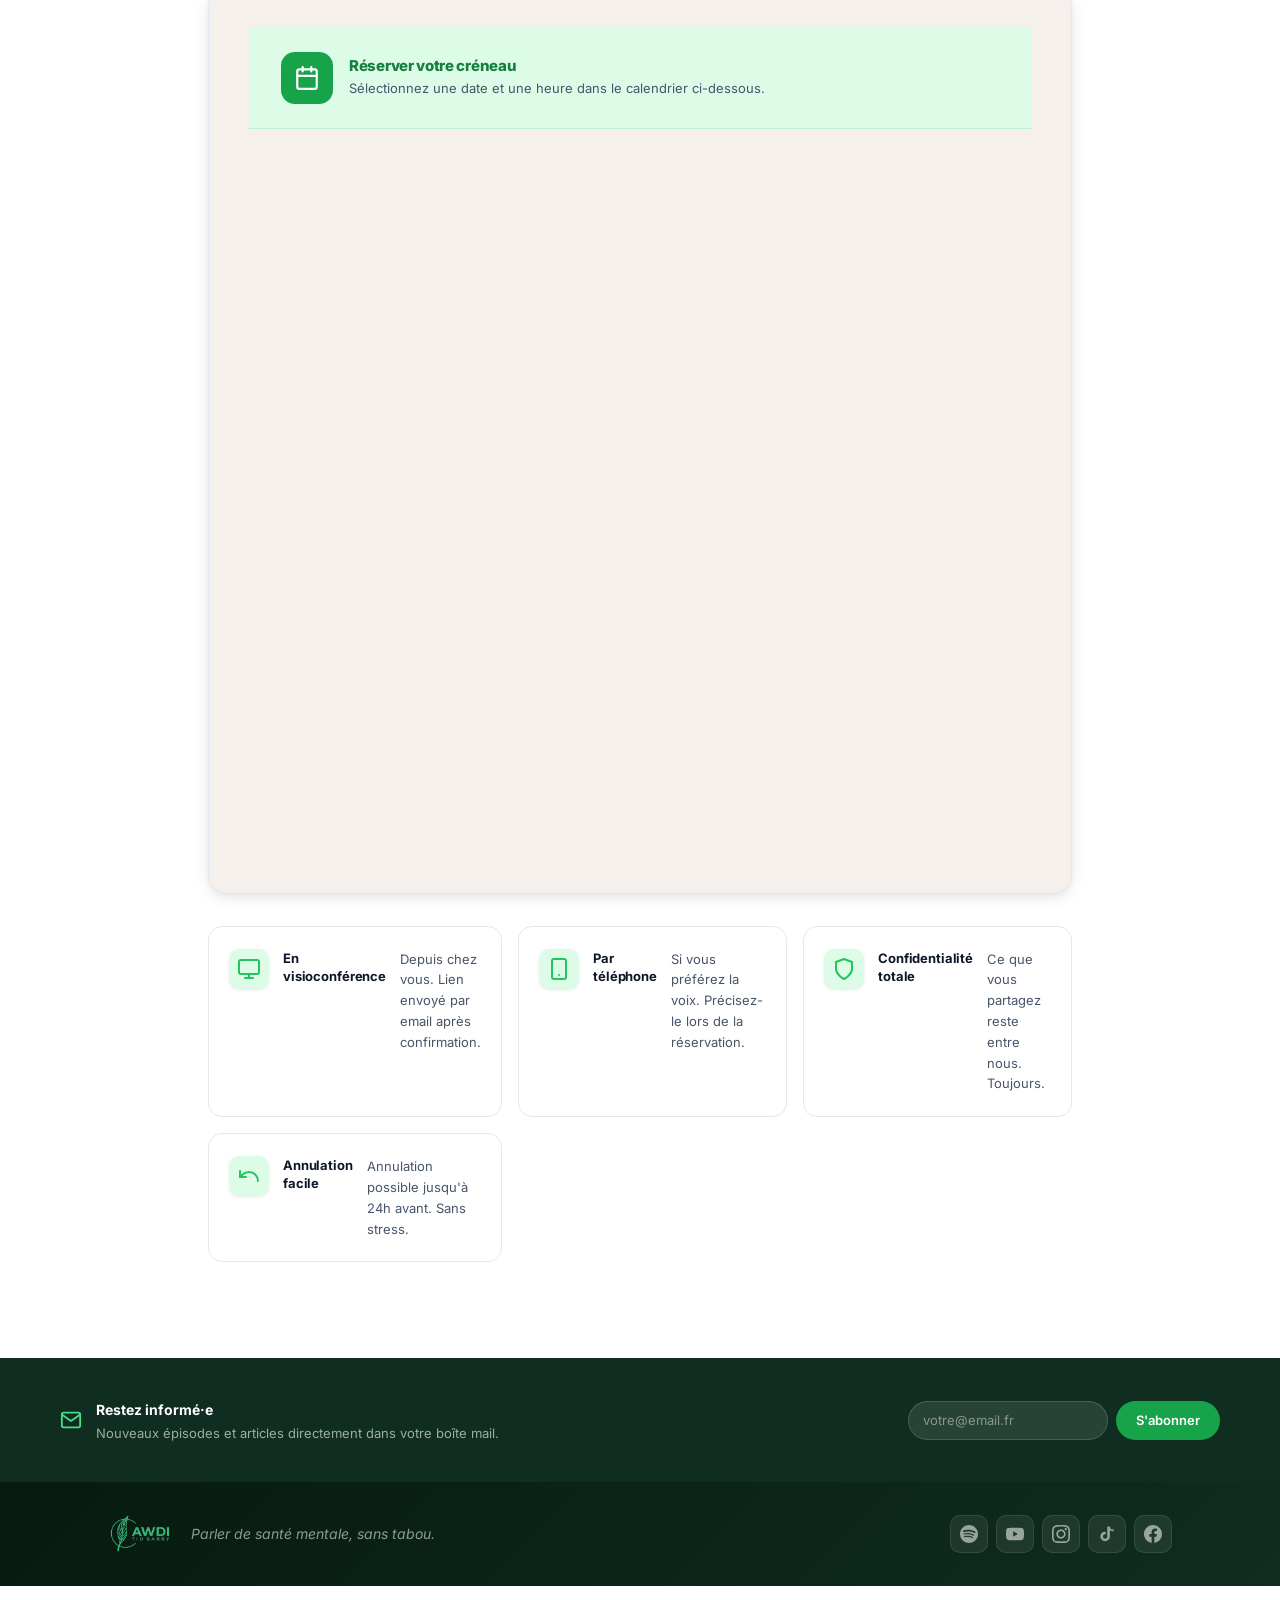
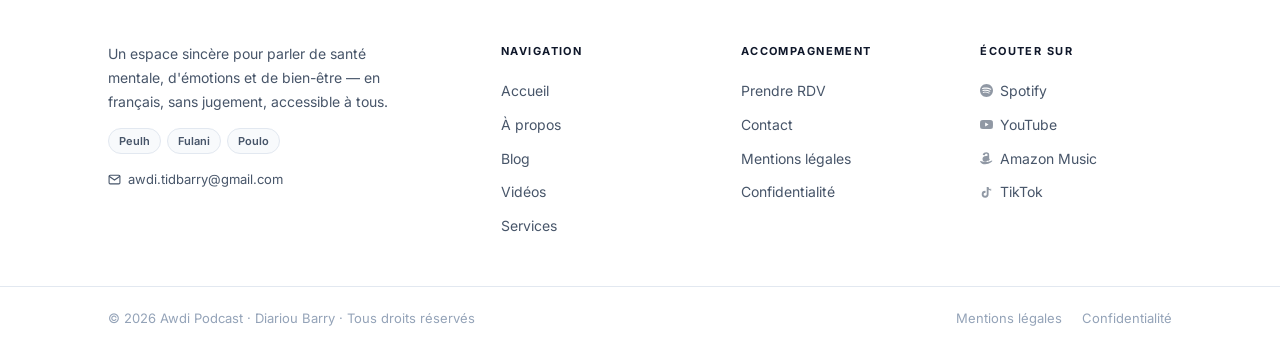
<file: rendez-vous.html>
<!DOCTYPE html>
<html lang="fr">
<head>
  <meta charset="UTF-8" />
  <meta name="viewport" content="width=device-width, initial-scale=1.0" />
  <title>Prendre rendez-vous — Awdi Podcast</title>
  <meta name="description" content="Réservez votre séance avec Awdi Podcast. Un espace bienveillant pour parler, être entendu et avancer à votre rythme." />
  <link rel="preconnect" href="https://fonts.googleapis.com" />
  <link rel="preconnect" href="https://fonts.gstatic.com" crossorigin />
  <link href="https://fonts.googleapis.com/css2?family=DM+Serif+Display:ital@0;1&family=Inter:wght@400;500;600;700&display=swap" rel="stylesheet" />
  <link rel="stylesheet" href="css/style.css?v=57" />
  <link rel="stylesheet" href="css/enhancements.css?v=28" />
    <link rel="dns-prefetch" href="https://images.unsplash.com" />
  <link rel="dns-prefetch" href="https://img.youtube.com" />
  <link rel="dns-prefetch" href="https://www.youtube.com" />
  <link rel="apple-touch-icon" href="assets/favicon.png" />
  <link rel="icon" type="image/png" sizes="64x64" href="assets/favicon.png" />
    <link rel="icon" type="image/x-icon" href="assets/favicon.ico" />
</head>
<body>

  <nav class="navbar" role="navigation">
    <a href="index.html" class="nav-logo"><img src="assets/logo1.png" alt="Awdi Podcast" class="nav-logo-img logo-light" /><img src="assets/logo2.png" alt="Awdi Podcast" class="nav-logo-img logo-dark" /></a>
    <ul class="nav-links" role="list">
      <li><a href="index.html">Accueil</a></li>
      <li><a href="a-propos.html">À propos</a></li>
      <li><a href="blog.html">Blog</a></li>
      <li><a href="videos.html">Vidéos</a></li>
      <li><a href="services.html">Services</a></li>
      <li><a href="rendez-vous.html" class="nav-cta">Prendre RDV</a></li>
    </ul>
    <button class="nav-mobile-btn" aria-label="Menu" aria-expanded="false"><svg width="24" height="24" fill="none" stroke="currentColor" stroke-width="2.5" viewBox="0 0 24 24"><path d="M4 6h16M4 12h16M4 18h16"/></svg></button>
  </nav>

  <div class="page-hero page-hero--rdv">
    <div class="breadcrumb"><a href="index.html">Accueil</a> &rsaquo; Prendre rendez-vous</div>
    <h1>Prenez rendez-vous</h1>
    <p>Choisissez le créneau qui vous convient. Chaque conversation commence par un "bonjour", et c'est déjà beaucoup.</p>
  </div>

  <section>
    <div class="container container--960">

      <div class="rdv-note">
        <p><strong>Un mot avant de commencer :</strong> Faire la démarche de prendre rendez-vous demande du courage. Quel que soit l'endroit où vous en êtes, vous méritez d'être entendu·e. Cet espace est bienveillant, sans jugement. Prenez le temps qu'il vous faut.</p>
      </div>

      <!-- ÉTAPES -->
      <div class="rdv-steps">
        <div class="rdv-step">
          <div class="step-number">1</div>
          <h4>Choisissez votre service</h4>
          <p>Session découverte, séance individuelle ou atelier.</p>
        </div>
        <div class="rdv-step">
          <div class="step-number">2</div>
          <h4>Sélectionnez un créneau</h4>
          <p>Choisissez le jour et l'heure qui vous convient dans le calendrier.</p>
        </div>
        <div class="rdv-step">
          <div class="step-number">3</div>
          <h4>Confirmez votre réservation</h4>
          <p>Vous recevrez un email de confirmation avec le lien de la séance.</p>
        </div>
        <div class="rdv-step">
          <div class="step-number">4</div>
          <h4>On se retrouve</h4>
          <p>Au créneau choisi, on se retrouve et on commence à avancer ensemble.</p>
        </div>
      </div>

      <!-- SÉLECTION SERVICE -->
      <h3 class="rdv-service-title">Quel type de séance souhaitez-vous ?</h3>
      <div class="service-selector">
        <div class="service-option selected" data-service="decouverte">
          <div class="opt-icon"><svg width="28" height="28" viewBox="0 0 24 24" fill="none" stroke="var(--green-primary)" stroke-width="1.8" stroke-linecap="round" stroke-linejoin="round"><path d="M21 15a2 2 0 0 1-2 2H7l-4 4V5a2 2 0 0 1 2-2h14a2 2 0 0 1 2 2z"/></svg></div>
          <h4>Session découverte</h4>
          <p>Premier échange, sans engagement</p>
          <div class="opt-price">Gratuit</div>
        </div>
        <div class="service-option" data-service="individuelle">
          <div class="opt-icon"><svg width="28" height="28" viewBox="0 0 24 24" fill="none" stroke="var(--green-primary)" stroke-width="1.8" stroke-linecap="round" stroke-linejoin="round"><path d="M9.5 2A2.5 2.5 0 0 1 12 4.5v15a2.5 2.5 0 0 1-4.96-.44 2.5 2.5 0 0 1-2.96-3.08 3 3 0 0 1-.34-5.58 2.5 2.5 0 0 1 1.32-4.24 2.5 2.5 0 0 1 1.98-3A2.5 2.5 0 0 1 9.5 2Z"/><path d="M14.5 2A2.5 2.5 0 0 0 12 4.5v15a2.5 2.5 0 0 0 4.96-.44 2.5 2.5 0 0 0 2.96-3.08 3 3 0 0 0 .34-5.58 2.5 2.5 0 0 0-1.32-4.24 2.5 2.5 0 0 0-1.98-3A2.5 2.5 0 0 0 14.5 2Z"/></svg></div>
          <h4>Séance individuelle</h4>
          <p>60 minutes d'accompagnement</p>
          <div class="opt-price">60€</div>
        </div>
        <div class="service-option" data-service="pack">
          <div class="opt-icon"><svg width="28" height="28" viewBox="0 0 24 24" fill="none" stroke="var(--green-primary)" stroke-width="1.8" stroke-linecap="round" stroke-linejoin="round"><path d="M11 20A7 7 0 0 1 9.8 6.1C15.5 5 17 4.48 19 2c1 2 2 4.18 2 8 0 5.5-4.78 10-10 10z"/><path d="M2 21c0-3 1.85-5.36 5.08-6C9.5 14.52 12 13 13 12"/></svg></div>
          <h4>Pack mensuel</h4>
          <p>4 séances + suivi continu</p>
          <div class="opt-price">200€/mois</div>
        </div>
        <div class="service-option" data-service="atelier">
          <div class="opt-icon"><svg width="28" height="28" viewBox="0 0 24 24" fill="none" stroke="var(--green-primary)" stroke-width="1.8" stroke-linecap="round" stroke-linejoin="round"><path d="M22 10v6M2 10l10-5 10 5-10 5z"/><path d="M6 12v5c3 3 9 3 12 0v-5"/></svg></div>
          <h4>Atelier groupe</h4>
          <p>Partage en petit groupe</p>
          <div class="opt-price">30€</div>
        </div>
      </div>

      <!-- CALENDLY EMBED -->
      <div class="calendly-section">
        <div class="calendly-header">
          <div class="cal-icon-wrap">
            <svg width="26" height="26" viewBox="0 0 24 24" fill="none" stroke="white" stroke-width="2" stroke-linecap="round" stroke-linejoin="round"><rect width="18" height="18" x="3" y="4" rx="2"/><line x1="16" y1="2" x2="16" y2="6"/><line x1="8" y1="2" x2="8" y2="6"/><line x1="3" y1="10" x2="21" y2="10"/></svg>
          </div>
          <div>
            <h3>Réserver votre créneau</h3>
            <p>Sélectionnez une date et une heure dans le calendrier ci-dessous.</p>
          </div>
        </div>
        <div class="calendly-embed">
          <div class="calendly-inline-widget" data-url="https://calendly.com/awdi-tidbarry?hide_gdpr_banner=1&primary_color=2e9b5b" style="min-width:320px;height:700px;"></div>
          <script type="text/javascript" src="https://assets.calendly.com/assets/external/widget.js" async></script>
        </div>
      </div>

      <!-- INFO PRATIQUES -->
      <div class="info-boxes">
        <div class="info-box">
          <div class="info-box-icon"><svg width="24" height="24" viewBox="0 0 24 24" fill="none" stroke="var(--green-primary)" stroke-width="2" stroke-linecap="round" stroke-linejoin="round"><rect width="20" height="14" x="2" y="3" rx="2" ry="2"/><line x1="8" y1="21" x2="16" y2="21"/><line x1="12" y1="17" x2="12" y2="21"/></svg></div>
          <h4>En visioconférence</h4>
          <p>Depuis chez vous. Lien envoyé par email après confirmation.</p>
        </div>
        <div class="info-box">
          <div class="info-box-icon"><svg width="24" height="24" viewBox="0 0 24 24" fill="none" stroke="var(--green-primary)" stroke-width="2" stroke-linecap="round" stroke-linejoin="round"><rect width="14" height="20" x="5" y="2" rx="2" ry="2"/><line x1="12" y1="18" x2="12.01" y2="18"/></svg></div>
          <h4>Par téléphone</h4>
          <p>Si vous préférez la voix. Précisez-le lors de la réservation.</p>
        </div>
        <div class="info-box">
          <div class="info-box-icon"><svg width="24" height="24" viewBox="0 0 24 24" fill="none" stroke="var(--green-primary)" stroke-width="2" stroke-linecap="round" stroke-linejoin="round"><path d="M12 22s8-4 8-10V5l-8-3-8 3v7c0 6 8 10 8 10z"/></svg></div>
          <h4>Confidentialité totale</h4>
          <p>Ce que vous partagez reste entre nous. Toujours.</p>
        </div>
        <div class="info-box">
          <div class="info-box-icon"><svg width="24" height="24" viewBox="0 0 24 24" fill="none" stroke="var(--green-primary)" stroke-width="2" stroke-linecap="round" stroke-linejoin="round"><path d="M3 7v6h6"/><path d="M21 17a9 9 0 0 0-9-9 9 9 0 0 0-6 2.3L3 13"/></svg></div>
          <h4>Annulation facile</h4>
          <p>Annulation possible jusqu'à 24h avant. Sans stress.</p>
        </div>
      </div>

    </div>
  </section>


  <footer class="ft">

    <!-- Top band: dark green with tagline + socials -->
    <div class="ft-top">
      <div class="ft-top-inner">
        <div class="ft-brand">
          <a href="index.html" class="ft-logo">
            <img src="assets/logo2.png" alt="Awdi Podcast" />
          </a>
          <p class="ft-tagline">Parler de santé mentale, sans tabou.</p>
        </div>
        <div class="ft-socials">
          <a href="https://open.spotify.com/show/4qpYXLneuemPRcuMJTWDAq" class="ft-social" target="_blank" rel="noopener" aria-label="Spotify">
            <svg width="18" height="18" viewBox="0 0 24 24" fill="currentColor"><path d="M12 0C5.4 0 0 5.4 0 12s5.4 12 12 12 12-5.4 12-12S18.66 0 12 0zm5.521 17.34c-.24.359-.66.48-1.021.24-2.82-1.74-6.36-2.101-10.561-1.141-.418.122-.779-.179-.899-.539-.12-.421.18-.78.54-.9 4.56-1.021 8.52-.6 11.64 1.32.42.18.479.659.301 1.02zm1.44-3.3c-.301.42-.841.6-1.262.3-3.239-1.98-8.159-2.58-11.939-1.38-.479.12-1.02-.12-1.14-.6-.12-.48.12-1.021.6-1.141C9.6 9.9 15 10.561 18.72 12.84c.361.181.54.78.241 1.2zm.12-3.36C15.24 8.4 8.82 8.16 5.16 9.301c-.6.179-1.2-.181-1.38-.721-.18-.601.18-1.2.72-1.381 4.26-1.26 11.28-1.02 15.721 1.621.539.3.719 1.02.419 1.56-.299.421-1.02.599-1.559.3z"/></svg>
          </a>
          <a href="https://www.youtube.com/@Awdi_podcast" class="ft-social" target="_blank" rel="noopener" aria-label="YouTube">
            <svg width="18" height="18" viewBox="0 0 24 24" fill="currentColor"><path d="M23.498 6.186a3.016 3.016 0 0 0-2.122-2.136C19.505 3.545 12 3.545 12 3.545s-7.505 0-9.377.505A3.017 3.017 0 0 0 .502 6.186C0 8.07 0 12 0 12s0 3.93.502 5.814a3.016 3.016 0 0 0 2.122 2.136c1.871.505 9.376.505 9.376.505s7.505 0 9.377-.505a3.015 3.015 0 0 0 2.122-2.136C24 15.93 24 12 24 12s0-3.93-.502-5.814zM9.545 15.568V8.432L15.818 12l-6.273 3.568z"/></svg>
          </a>
          <a href="https://www.instagram.com/awdi.podcast/" class="ft-social" target="_blank" rel="noopener" aria-label="Instagram">
            <svg width="18" height="18" viewBox="0 0 24 24" fill="currentColor"><path d="M12 2.163c3.204 0 3.584.012 4.85.07 3.252.148 4.771 1.691 4.919 4.919.058 1.265.069 1.645.069 4.849 0 3.205-.012 3.584-.069 4.849-.149 3.225-1.664 4.771-4.919 4.919-1.266.058-1.644.07-4.85.07-3.204 0-3.584-.012-4.849-.07-3.26-.149-4.771-1.699-4.919-4.92-.058-1.265-.07-1.644-.07-4.849 0-3.204.013-3.583.07-4.849.149-3.227 1.664-4.771 4.919-4.919 1.266-.057 1.645-.069 4.849-.069zm0-2.163c-3.259 0-3.667.014-4.947.072-4.358.2-6.78 2.618-6.98 6.98-.059 1.281-.073 1.689-.073 4.948 0 3.259.014 3.668.072 4.948.2 4.358 2.618 6.78 6.98 6.98 1.281.058 1.689.072 4.948.072 3.259 0 3.668-.014 4.948-.072 4.354-.2 6.782-2.618 6.979-6.98.059-1.28.073-1.689.073-4.948 0-3.259-.014-3.667-.072-4.947-.196-4.354-2.617-6.78-6.979-6.98-1.281-.059-1.69-.073-4.949-.073zm0 5.838c-3.403 0-6.162 2.759-6.162 6.162s2.759 6.163 6.162 6.163 6.162-2.759 6.162-6.163c0-3.403-2.759-6.162-6.162-6.162zm0 10.162c-2.209 0-4-1.79-4-4 0-2.209 1.791-4 4-4s4 1.791 4 4c0 2.21-1.791 4-4 4zm6.406-11.845c-.796 0-1.441.645-1.441 1.44s.645 1.44 1.441 1.44c.795 0 1.439-.645 1.439-1.44s-.644-1.44-1.439-1.44z"/></svg>
          </a>
          <a href="https://www.tiktok.com/@awdi_podcast" class="ft-social" target="_blank" rel="noopener" aria-label="TikTok">
            <svg width="18" height="18" viewBox="0 0 24 24" fill="currentColor"><path d="M19.59 6.69a4.83 4.83 0 0 1-3.77-4.25V2h-3.45v13.67a2.89 2.89 0 0 1-2.88 2.5 2.89 2.89 0 0 1-2.89-2.89 2.89 2.89 0 0 1 2.89-2.89c.28 0 .54.04.79.1V9.01a6.27 6.27 0 0 0-.79-.05 6.34 6.34 0 0 0-6.34 6.34 6.34 6.34 0 0 0 6.34 6.34 6.34 6.34 0 0 0 6.33-6.34l.04-8.22a8.16 8.16 0 0 0 4.77 1.52V5.17a4.85 4.85 0 0 1-1.05-.48z"/></svg>
          </a>
          <a href="https://www.facebook.com/people/Awdi-Podcast/61581534275335/" class="ft-social" target="_blank" rel="noopener" aria-label="Facebook">
            <svg width="18" height="18" viewBox="0 0 24 24" fill="currentColor"><path d="M24 12.073c0-6.627-5.373-12-12-12s-12 5.373-12 12c0 5.99 4.388 10.954 10.125 11.854v-8.385H7.078v-3.47h3.047V9.43c0-3.007 1.792-4.669 4.533-4.669 1.312 0 2.686.235 2.686.235v2.953H15.83c-1.491 0-1.956.925-1.956 1.874v2.25h3.328l-.532 3.47h-2.796v8.385C19.612 23.027 24 18.062 24 12.073z"/></svg>
          </a>
        </div>
      </div>
    </div>

    <!-- Main grid: description + 3 nav cols -->
    <div class="ft-main">
      <div class="ft-main-inner">

        <div class="ft-col-brand">
          <p class="ft-desc">Un espace sincère pour parler de santé mentale, d'émotions et de bien-être — en français, sans jugement, accessible à tous.</p>
          <div class="ft-badges">
            <span>Peulh</span><span>Fulani</span><span>Poulo</span>
          </div>
          <a href="mailto:awdi.tidbarry@gmail.com" class="ft-email">
            <svg width="13" height="13" viewBox="0 0 24 24" fill="none" stroke="currentColor" stroke-width="2"><path d="M4 4h16c1.1 0 2 .9 2 2v12c0 1.1-.9 2-2 2H4c-1.1 0-2-.9-2-2V6c0-1.1.9-2 2-2z"/><polyline points="22,6 12,13 2,6"/></svg>
            awdi.tidbarry@gmail.com
          </a>
        </div>

        <div class="ft-col">
          <h5>Navigation</h5>
          <ul>
            <li><a href="index.html">Accueil</a></li>
            <li><a href="a-propos.html">À propos</a></li>
            <li><a href="blog.html">Blog</a></li>
            <li><a href="videos.html">Vidéos</a></li>
            <li><a href="services.html">Services</a></li>
          </ul>
        </div>

        <div class="ft-col">
          <h5>Accompagnement</h5>
          <ul>
            <li><a href="rendez-vous.html">Prendre RDV</a></li>
            <li><a href="contact.html">Contact</a></li>
            <li><a href="mentions-legales.html">Mentions légales</a></li>
            <li><a href="politique-de-confidentialite.html">Confidentialité</a></li>
          </ul>
        </div>

        <div class="ft-col">
          <h5>Écouter sur</h5>
          <ul>
            <li><a href="https://open.spotify.com/show/4qpYXLneuemPRcuMJTWDAq" target="_blank" rel="noopener">
              <svg width="13" height="13" viewBox="0 0 24 24" fill="currentColor"><path d="M12 0C5.4 0 0 5.4 0 12s5.4 12 12 12 12-5.4 12-12S18.66 0 12 0zm5.521 17.34c-.24.359-.66.48-1.021.24-2.82-1.74-6.36-2.101-10.561-1.141-.418.122-.779-.179-.899-.539-.12-.421.18-.78.54-.9 4.56-1.021 8.52-.6 11.64 1.32.42.18.479.659.301 1.02zm1.44-3.3c-.301.42-.841.6-1.262.3-3.239-1.98-8.159-2.58-11.939-1.38-.479.12-1.02-.12-1.14-.6-.12-.48.12-1.021.6-1.141C9.6 9.9 15 10.561 18.72 12.84c.361.181.54.78.241 1.2zm.12-3.36C15.24 8.4 8.82 8.16 5.16 9.301c-.6.179-1.2-.181-1.38-.721-.18-.601.18-1.2.72-1.381 4.26-1.26 11.28-1.02 15.721 1.621.539.3.719 1.02.419 1.56-.299.421-1.02.599-1.559.3z"/></svg>
              Spotify
            </a></li>
            <li><a href="https://www.youtube.com/@Awdi_podcast" target="_blank" rel="noopener">
              <svg width="13" height="13" viewBox="0 0 24 24" fill="currentColor"><path d="M23.498 6.186a3.016 3.016 0 0 0-2.122-2.136C19.505 3.545 12 3.545 12 3.545s-7.505 0-9.377.505A3.017 3.017 0 0 0 .502 6.186C0 8.07 0 12 0 12s0 3.93.502 5.814a3.016 3.016 0 0 0 2.122 2.136c1.871.505 9.376.505 9.376.505s7.505 0 9.377-.505a3.015 3.015 0 0 0 2.122-2.136C24 15.93 24 12 24 12s0-3.93-.502-5.814zM9.545 15.568V8.432L15.818 12l-6.273 3.568z"/></svg>
              YouTube
            </a></li>
            <li><a href="https://www.amazon.fr/-/en/dp/B0GLRBMSWW/" target="_blank" rel="noopener">
              <svg width="13" height="13" viewBox="0 0 24 24" fill="currentColor"><path d="M13.958 10.09c0 1.232.029 2.256-.591 3.351-.502.891-1.301 1.438-2.186 1.438-1.214 0-1.922-.924-1.922-2.292 0-2.692 2.415-3.182 4.7-3.182v.685zm3.186 7.705c-.209.189-.512.201-.745.074-1.047-.872-1.234-1.276-1.814-2.106-1.734 1.768-2.962 2.297-5.209 2.297-2.661 0-4.731-1.642-4.731-4.927 0-2.565 1.391-4.309 3.37-5.164 1.715-.754 4.11-.891 5.942-1.099v-.41c0-.753.06-1.642-.383-2.294-.385-.584-1.124-.826-1.775-.826-1.205 0-2.277.618-2.54 1.897-.054.285-.261.567-.549.582l-3.061-.333c-.259-.056-.548-.266-.472-.661C5.86 1.756 8.857.5 11.5.5c1.35 0 3.116.36 4.181 1.384 1.353 1.264 1.223 2.95 1.223 4.784v4.332c0 1.302.541 1.875 1.048 2.576.179.251.219.552-.01.738l-2.798 2.481zm3.362 1.061c-4.493 3.218-11.026 4.927-16.632 2.621C1.8 20.368.557 19.144.155 17.685c-.182-.658.37-1.229 1.013-.985 3.761 1.386 7.965 2.232 12.258 1.756 2.862-.316 5.923-1.212 8.445-2.579.413-.234.835.245.634.979z"/></svg>
              Amazon Music
            </a></li>
            <li><a href="https://www.tiktok.com/@awdi_podcast" target="_blank" rel="noopener">
              <svg width="13" height="13" viewBox="0 0 24 24" fill="currentColor"><path d="M19.59 6.69a4.83 4.83 0 0 1-3.77-4.25V2h-3.45v13.67a2.89 2.89 0 0 1-2.88 2.5 2.89 2.89 0 0 1-2.89-2.89 2.89 2.89 0 0 1 2.89-2.89c.28 0 .54.04.79.1V9.01a6.27 6.27 0 0 0-.79-.05 6.34 6.34 0 0 0-6.34 6.34 6.34 6.34 0 0 0 6.34 6.34 6.34 6.34 0 0 0 6.33-6.34l.04-8.22a8.16 8.16 0 0 0 4.77 1.52V5.17a4.85 4.85 0 0 1-1.05-.48z"/></svg>
              TikTok
            </a></li>
          </ul>
        </div>

      </div>
    </div>

    <!-- Bottom bar -->
    <div class="ft-bottom">
      <div class="ft-bottom-inner">
        <span>© 2026 Awdi Podcast · Diariou Barry · Tous droits réservés</span>
        <div class="ft-legal-links">
          <a href="mentions-legales.html">Mentions légales</a>
          <a href="politique-de-confidentialite.html">Confidentialité</a>
        </div>
      </div>
    </div>

  </footer>

  <script defer src="js/cms.js"></script>
  <script defer src="js/main.js"></script>
  <script>
    document.querySelectorAll('.service-option').forEach(opt => {
      opt.addEventListener('click', function() {
        document.querySelectorAll('.service-option').forEach(o => o.classList.remove('selected'));
        this.classList.add('selected');
      });
    });
  </script>
</body>
</html>
</file>
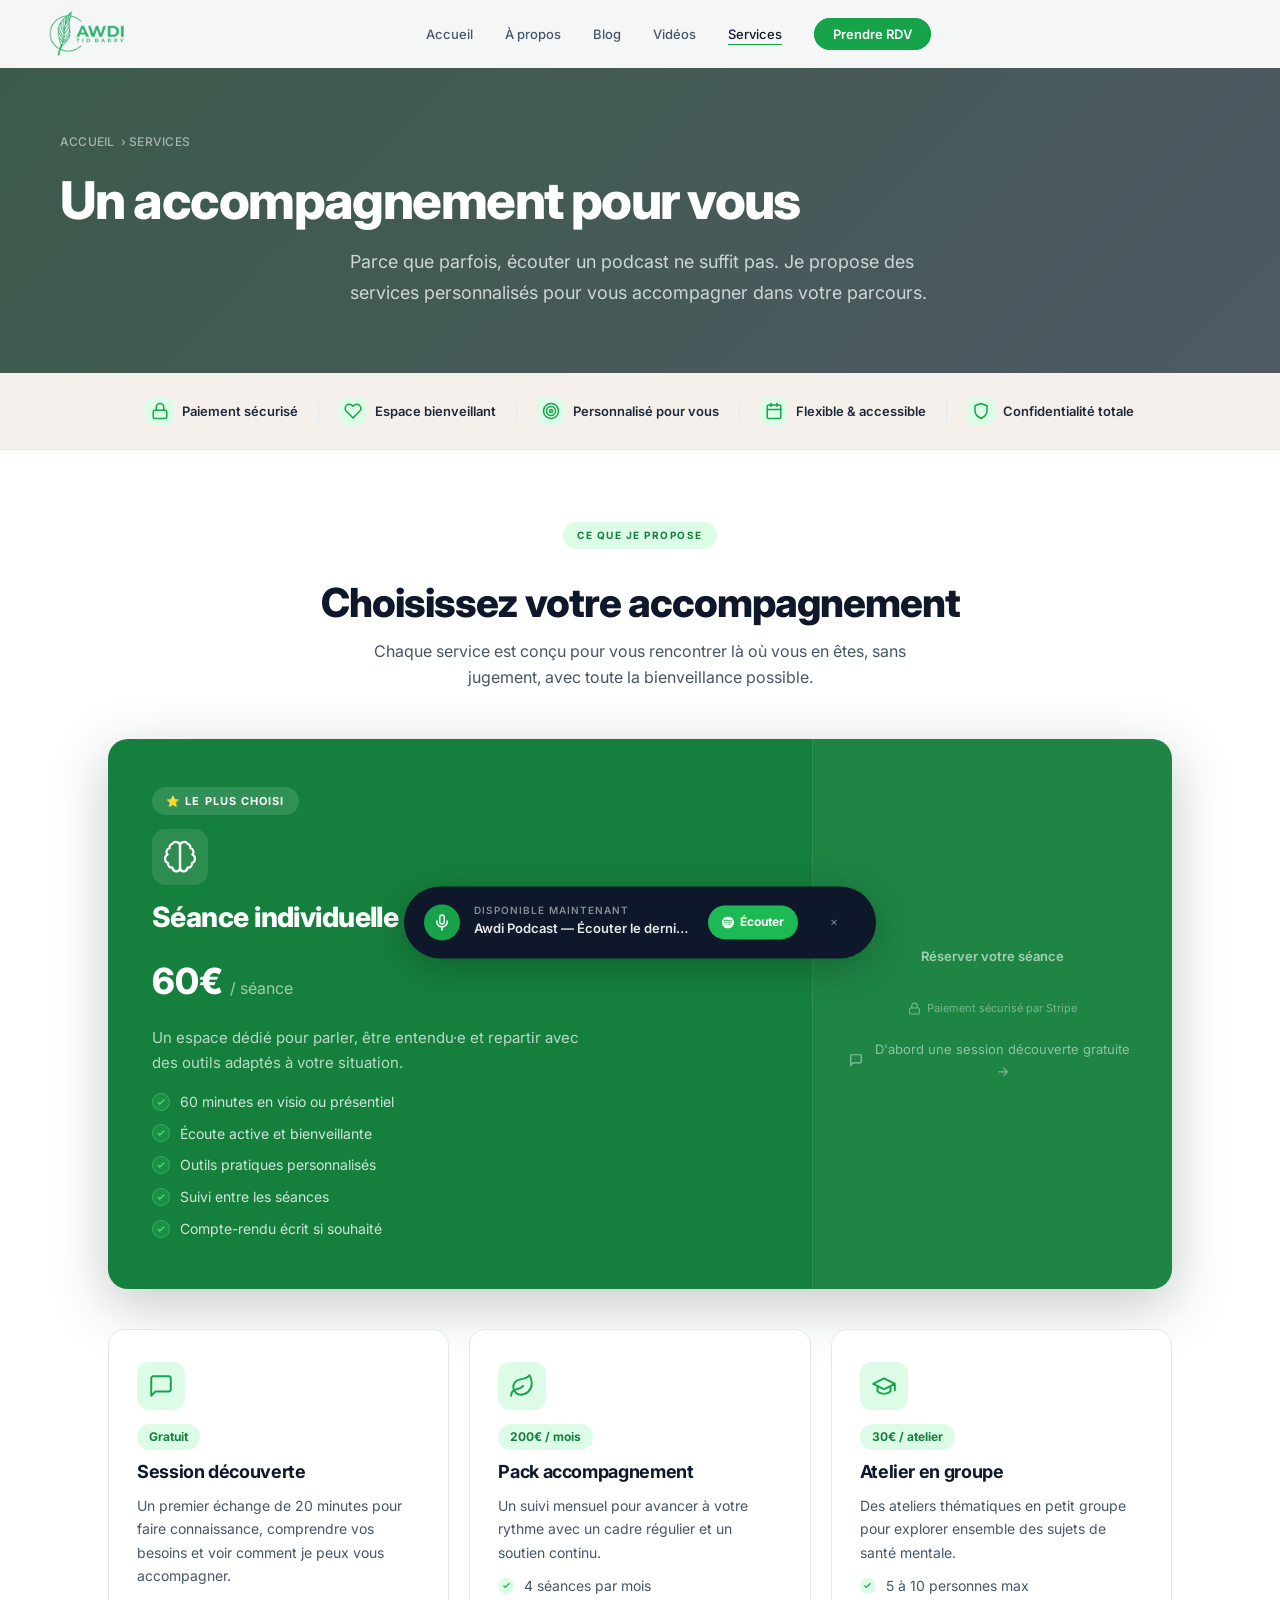
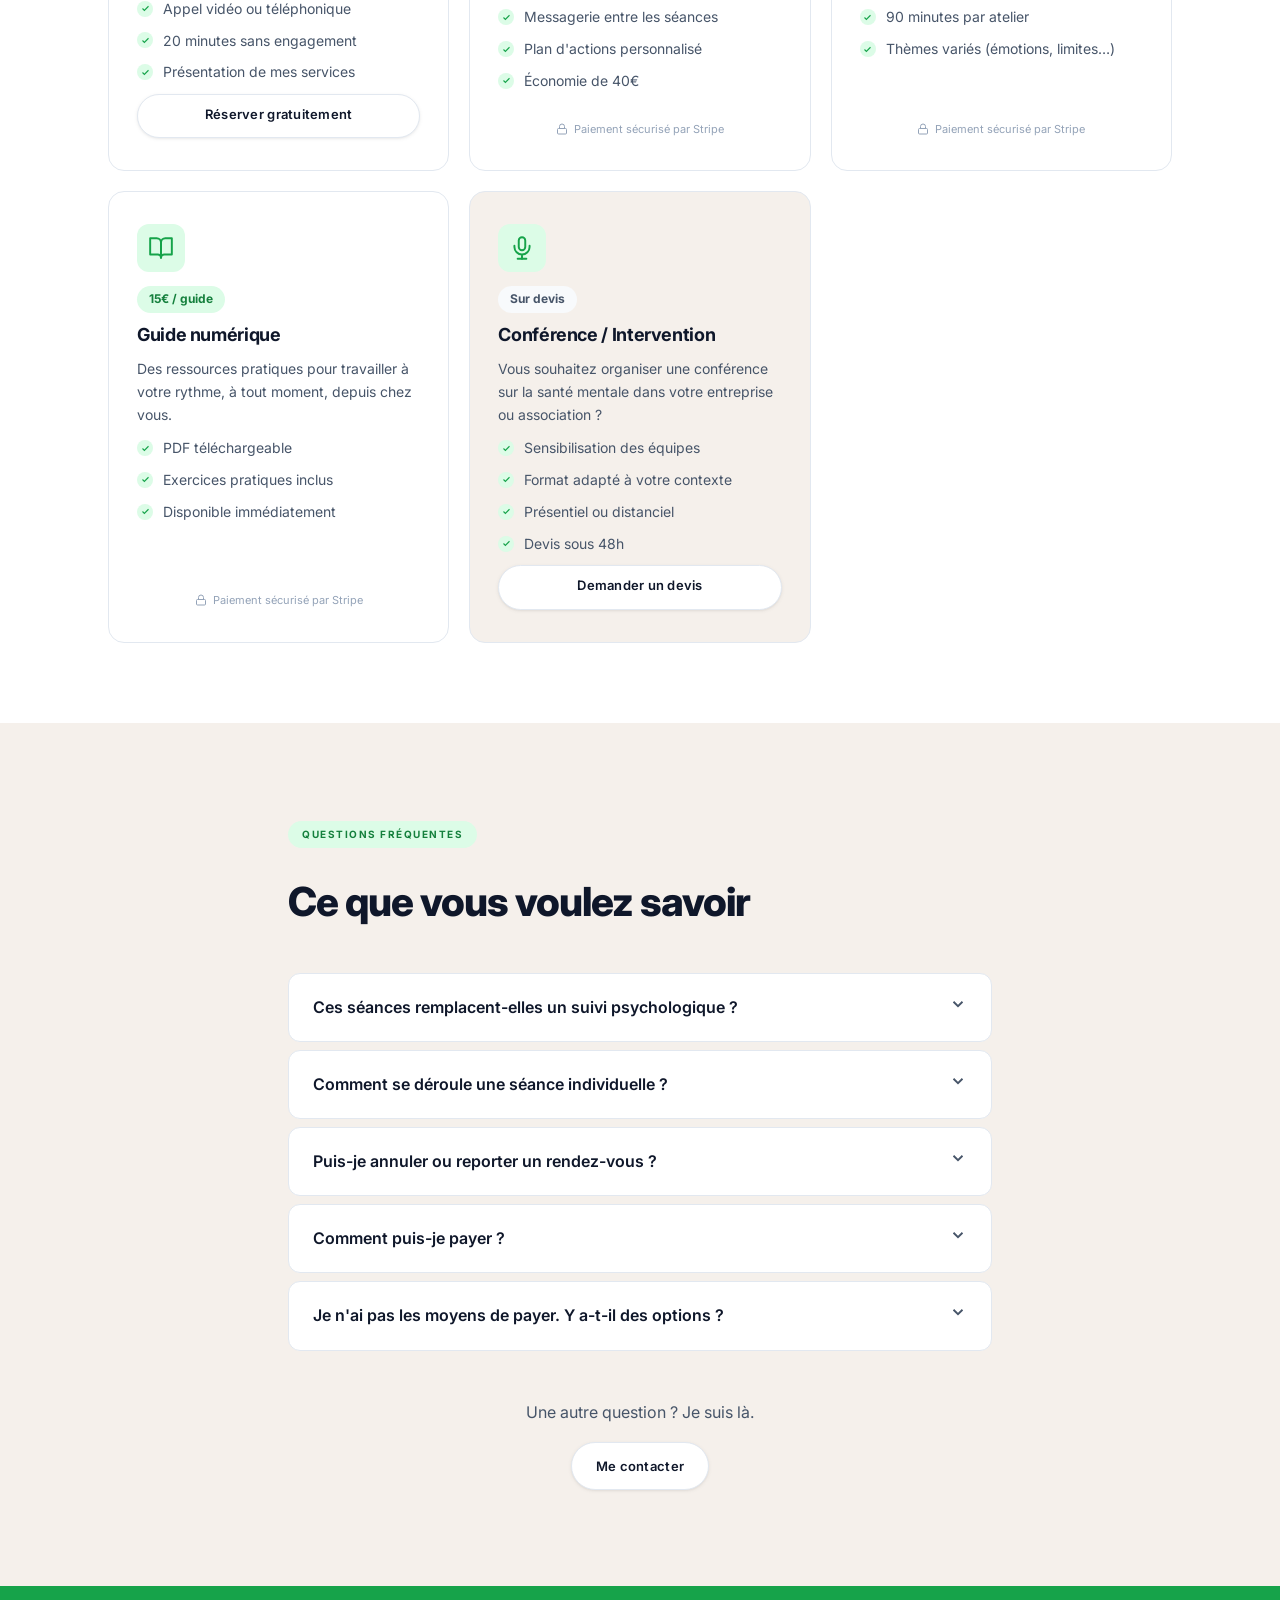
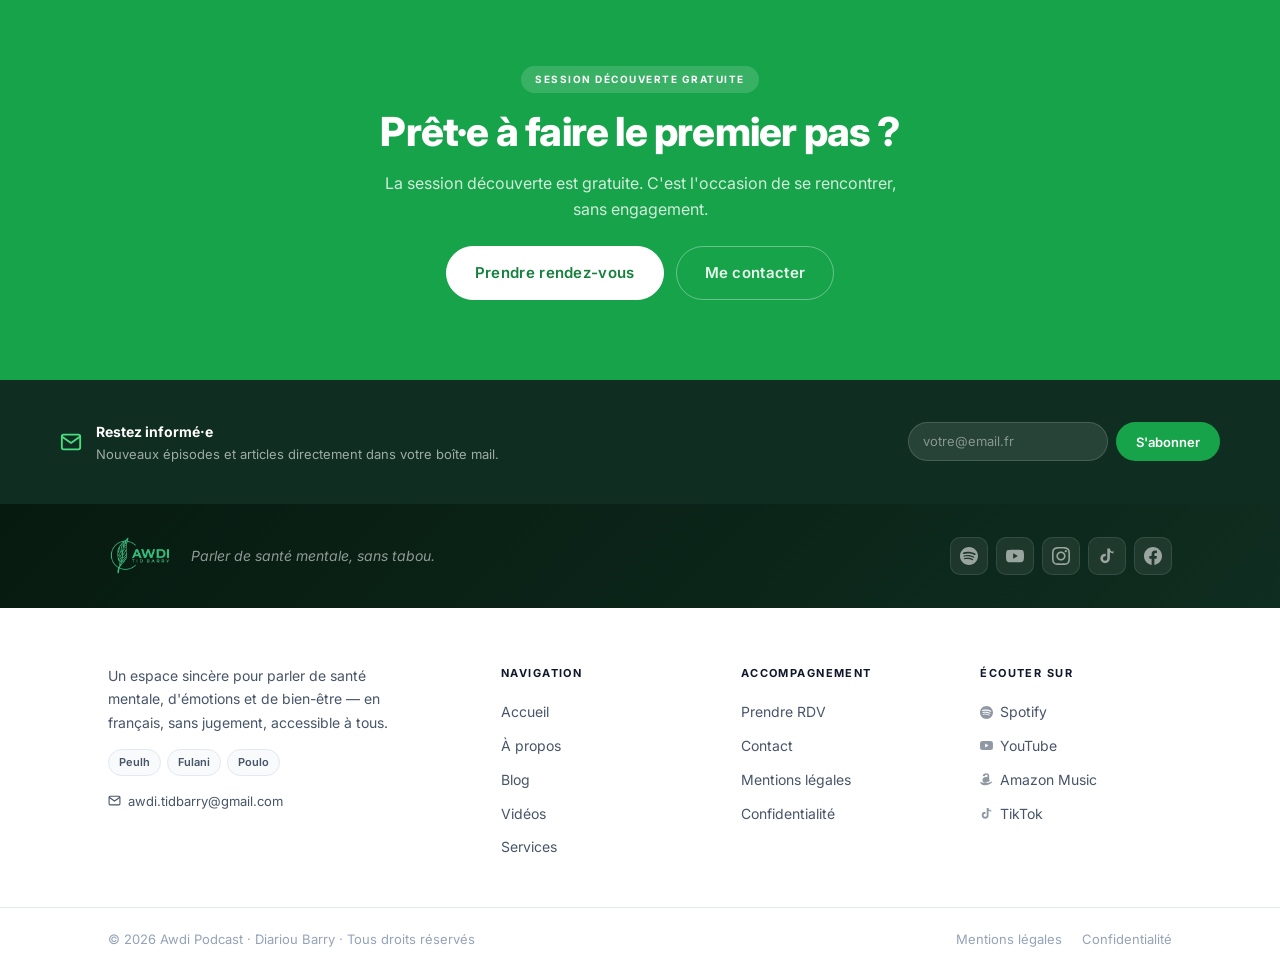
<file: services.html>
<!DOCTYPE html>
<html lang="fr">
<head>
  <meta charset="UTF-8" />
  <meta name="viewport" content="width=device-width, initial-scale=1.0" />
  <title>Services — Awdi Podcast</title>
  <meta name="description" content="Découvrez les services d'accompagnement proposés par Awdi Podcast : consultations individuelles, ateliers et ressources pour votre bien-être mental." />
  <link rel="preconnect" href="https://fonts.googleapis.com" />
  <link rel="preconnect" href="https://fonts.gstatic.com" crossorigin />
  <link href="https://fonts.googleapis.com/css2?family=DM+Serif+Display:ital@0;1&family=Inter:wght@400;500;600;700&display=swap" rel="stylesheet" />
  <link rel="stylesheet" href="css/style.css?v=57" />
  <link rel="stylesheet" href="css/enhancements.css?v=28" />
  <script async src="https://js.stripe.com/v3/buy-button.js"></script>
    <link rel="dns-prefetch" href="https://images.unsplash.com" />
  <link rel="dns-prefetch" href="https://img.youtube.com" />
  <link rel="dns-prefetch" href="https://www.youtube.com" />
  <link rel="apple-touch-icon" href="assets/favicon.png" />
  <link rel="icon" type="image/png" sizes="64x64" href="assets/favicon.png" />
    <link rel="icon" type="image/x-icon" href="assets/favicon.ico" />
</head>
<body>

  <nav class="navbar" role="navigation">
    <a href="index.html" class="nav-logo"><img src="assets/logo1.png" alt="Awdi Podcast" class="nav-logo-img logo-light" /><img src="assets/logo2.png" alt="Awdi Podcast" class="nav-logo-img logo-dark" /></a>
    <ul class="nav-links" role="list">
      <li><a href="index.html">Accueil</a></li>
      <li><a href="a-propos.html">À propos</a></li>
      <li><a href="blog.html">Blog</a></li>
      <li><a href="videos.html">Vidéos</a></li>
      <li><a href="services.html">Services</a></li>
      <li><a href="rendez-vous.html" class="nav-cta">Prendre RDV</a></li>
    </ul>
    <button class="nav-mobile-btn" aria-label="Menu" aria-expanded="false"><svg width="24" height="24" fill="none" stroke="currentColor" stroke-width="2.5" viewBox="0 0 24 24"><path d="M4 6h16M4 12h16M4 18h16"/></svg></button>
  </nav>

  <div class="page-hero page-hero--services">
    <div class="breadcrumb"><a href="index.html">Accueil</a> &rsaquo; Services</div>
    <h1>Un accompagnement pour vous</h1>
    <p>Parce que parfois, écouter un podcast ne suffit pas. Je propose des services personnalisés pour vous accompagner dans votre parcours.</p>
  </div>

  <!-- TRUST BAR -->
  <div class="sv-trust-bar">
    <div class="container">
      <div class="sv-trust-items">
        <div class="sv-trust-item">
          <span class="sv-trust-icon"><svg width="18" height="18" viewBox="0 0 24 24" fill="none" stroke="currentColor" stroke-width="2" stroke-linecap="round" stroke-linejoin="round"><rect width="18" height="11" x="3" y="11" rx="2"/><path d="M7 11V7a5 5 0 0 1 10 0v4"/></svg></span>
          Paiement sécurisé
        </div>
        <span class="sv-trust-sep"></span>
        <div class="sv-trust-item">
          <span class="sv-trust-icon"><svg width="18" height="18" viewBox="0 0 24 24" fill="none" stroke="currentColor" stroke-width="2" stroke-linecap="round" stroke-linejoin="round"><path d="M20.84 4.61a5.5 5.5 0 0 0-7.78 0L12 5.67l-1.06-1.06a5.5 5.5 0 0 0-7.78 7.78l1.06 1.06L12 21.23l7.78-7.78 1.06-1.06a5.5 5.5 0 0 0 0-7.78z"/></svg></span>
          Espace bienveillant
        </div>
        <span class="sv-trust-sep"></span>
        <div class="sv-trust-item">
          <span class="sv-trust-icon"><svg width="18" height="18" viewBox="0 0 24 24" fill="none" stroke="currentColor" stroke-width="2" stroke-linecap="round" stroke-linejoin="round"><circle cx="12" cy="12" r="10"/><circle cx="12" cy="12" r="6"/><circle cx="12" cy="12" r="2"/></svg></span>
          Personnalisé pour vous
        </div>
        <span class="sv-trust-sep"></span>
        <div class="sv-trust-item">
          <span class="sv-trust-icon"><svg width="18" height="18" viewBox="0 0 24 24" fill="none" stroke="currentColor" stroke-width="2" stroke-linecap="round" stroke-linejoin="round"><rect width="18" height="18" x="3" y="4" rx="2"/><line x1="16" y1="2" x2="16" y2="6"/><line x1="8" y1="2" x2="8" y2="6"/><line x1="3" y1="10" x2="21" y2="10"/></svg></span>
          Flexible &amp; accessible
        </div>
        <span class="sv-trust-sep"></span>
        <div class="sv-trust-item">
          <span class="sv-trust-icon"><svg width="18" height="18" viewBox="0 0 24 24" fill="none" stroke="currentColor" stroke-width="2" stroke-linecap="round" stroke-linejoin="round"><path d="M12 22s8-4 8-10V5l-8-3-8 3v7c0 6 8 10 8 10z"/></svg></span>
          Confidentialité totale
        </div>
      </div>
    </div>
  </div>

  <!-- FEATURED SERVICE -->
  <section class="sv-featured-section">
    <div class="container">
      <div class="section-header section-header--center">
        <span class="section-label">Ce que je propose</span>
        <h2>Choisissez votre accompagnement</h2>
        <p>Chaque service est conçu pour vous rencontrer là où vous en êtes, sans jugement, avec toute la bienveillance possible.</p>
      </div>

      <!-- Featured: Séance individuelle -->
      <div class="sv-hero-card">
        <div class="sv-hero-left">
          <span class="sv-hero-badge">⭐ Le plus choisi</span>
          <div class="sv-hero-icon">
            <svg width="36" height="36" viewBox="0 0 24 24" fill="none" stroke="white" stroke-width="1.5" stroke-linecap="round" stroke-linejoin="round"><path d="M9.5 2A2.5 2.5 0 0 1 12 4.5v15a2.5 2.5 0 0 1-4.96-.44 2.5 2.5 0 0 1-2.96-3.08 3 3 0 0 1-.34-5.58 2.5 2.5 0 0 1 1.32-4.24 2.5 2.5 0 0 1 1.98-3A2.5 2.5 0 0 1 9.5 2Z"/><path d="M14.5 2A2.5 2.5 0 0 0 12 4.5v15a2.5 2.5 0 0 0 4.96-.44 2.5 2.5 0 0 0 2.96-3.08 3 3 0 0 0 .34-5.58 2.5 2.5 0 0 0-1.32-4.24 2.5 2.5 0 0 0-1.98-3A2.5 2.5 0 0 0 14.5 2Z"/></svg>
          </div>
          <h3>Séance individuelle</h3>
          <div class="sv-hero-price">60€ <span>/ séance</span></div>
          <p>Un espace dédié pour parler, être entendu·e et repartir avec des outils adaptés à votre situation.</p>
          <ul class="sv-check-list">
            <li>60 minutes en visio ou présentiel</li>
            <li>Écoute active et bienveillante</li>
            <li>Outils pratiques personnalisés</li>
            <li>Suivi entre les séances</li>
            <li>Compte-rendu écrit si souhaité</li>
          </ul>
        </div>
        <div class="sv-hero-right">
          <div class="sv-hero-stripe">
            <p class="sv-stripe-label">Réserver votre séance</p>
            <stripe-buy-button
              buy-button-id="buy_btn_1TO4A7C1QVedfaeTNPDdeUxC"
              publishable-key="pk_live_51T2IKBC1QVedfaeTkshyTxUOjTYzO9KrcZvtp84vgBBNUcSSadJGIAHJC9oj8TduZDNMssShshgErffHcAhJdghf00wwyKRGQh">
            </stripe-buy-button>
            <span class="stripe-badge">
              <svg width="13" height="13" viewBox="0 0 24 24" fill="none" stroke="currentColor" stroke-width="2"><rect width="18" height="11" x="3" y="11" rx="2"/><path d="M7 11V7a5 5 0 0 1 10 0v4"/></svg>
              Paiement sécurisé par Stripe
            </span>
          </div>
          <a href="rendez-vous.html" class="sv-discover-link">
            <svg width="14" height="14" viewBox="0 0 24 24" fill="none" stroke="currentColor" stroke-width="2"><path d="M21 15a2 2 0 0 1-2 2H7l-4 4V5a2 2 0 0 1 2-2h14a2 2 0 0 1 2 2z"/></svg>
            D'abord une session découverte gratuite →
          </a>
        </div>
      </div>

      <!-- Other services grid -->
      <div class="sv-cards-grid">

        <div class="sv-card">
          <div class="sv-card-icon">
            <svg width="26" height="26" viewBox="0 0 24 24" fill="none" stroke="var(--green)" stroke-width="1.8" stroke-linecap="round" stroke-linejoin="round"><path d="M21 15a2 2 0 0 1-2 2H7l-4 4V5a2 2 0 0 1 2-2h14a2 2 0 0 1 2 2z"/></svg>
          </div>
          <div class="sv-card-tag">Gratuit</div>
          <h3>Session découverte</h3>
          <p>Un premier échange de 20 minutes pour faire connaissance, comprendre vos besoins et voir comment je peux vous accompagner.</p>
          <ul class="sv-check-list">
            <li>Appel vidéo ou téléphonique</li>
            <li>20 minutes sans engagement</li>
            <li>Présentation de mes services</li>
          </ul>
          <a href="rendez-vous.html" class="btn btn-secondary btn-full sv-card-btn">Réserver gratuitement</a>
        </div>

        <div class="sv-card">
          <div class="sv-card-icon">
            <svg width="26" height="26" viewBox="0 0 24 24" fill="none" stroke="var(--green)" stroke-width="1.8" stroke-linecap="round" stroke-linejoin="round"><path d="M11 20A7 7 0 0 1 9.8 6.1C15.5 5 17 4.48 19 2c1 2 2 4.18 2 8 0 5.5-4.78 10-10 10z"/><path d="M2 21c0-3 1.85-5.36 5.08-6C9.5 14.52 12 13 13 12"/></svg>
          </div>
          <div class="sv-card-tag">200€ / mois</div>
          <h3>Pack accompagnement</h3>
          <p>Un suivi mensuel pour avancer à votre rythme avec un cadre régulier et un soutien continu.</p>
          <ul class="sv-check-list">
            <li>4 séances par mois</li>
            <li>Messagerie entre les séances</li>
            <li>Plan d'actions personnalisé</li>
            <li>Économie de 40€</li>
          </ul>
          <div class="stripe-wrap sv-card-btn">
            <stripe-buy-button
              buy-button-id="buy_btn_1TO4FLC1QVedfaeTIWCLIixu"
              publishable-key="pk_live_51T2IKBC1QVedfaeTkshyTxUOjTYzO9KrcZvtp84vgBBNUcSSadJGIAHJC9oj8TduZDNMssShshgErffHcAhJdghf00wwyKRGQh">
            </stripe-buy-button>
            <span class="stripe-badge"><svg width="12" height="12" viewBox="0 0 24 24" fill="none" stroke="currentColor" stroke-width="2"><rect width="18" height="11" x="3" y="11" rx="2"/><path d="M7 11V7a5 5 0 0 1 10 0v4"/></svg> Paiement sécurisé par Stripe</span>
          </div>
        </div>

        <div class="sv-card">
          <div class="sv-card-icon">
            <svg width="26" height="26" viewBox="0 0 24 24" fill="none" stroke="var(--green)" stroke-width="1.8" stroke-linecap="round" stroke-linejoin="round"><path d="M22 10v6M2 10l10-5 10 5-10 5z"/><path d="M6 12v5c3 3 9 3 12 0v-5"/></svg>
          </div>
          <div class="sv-card-tag">30€ / atelier</div>
          <h3>Atelier en groupe</h3>
          <p>Des ateliers thématiques en petit groupe pour explorer ensemble des sujets de santé mentale.</p>
          <ul class="sv-check-list">
            <li>5 à 10 personnes max</li>
            <li>90 minutes par atelier</li>
            <li>Thèmes variés (émotions, limites…)</li>
          </ul>
          <div class="stripe-wrap sv-card-btn">
            <stripe-buy-button
              buy-button-id="buy_btn_1TO4GgC1QVedfaeTzY6AJcBi"
              publishable-key="pk_live_51T2IKBC1QVedfaeTkshyTxUOjTYzO9KrcZvtp84vgBBNUcSSadJGIAHJC9oj8TduZDNMssShshgErffHcAhJdghf00wwyKRGQh">
            </stripe-buy-button>
            <span class="stripe-badge"><svg width="12" height="12" viewBox="0 0 24 24" fill="none" stroke="currentColor" stroke-width="2"><rect width="18" height="11" x="3" y="11" rx="2"/><path d="M7 11V7a5 5 0 0 1 10 0v4"/></svg> Paiement sécurisé par Stripe</span>
          </div>
        </div>

        <div class="sv-card">
          <div class="sv-card-icon">
            <svg width="26" height="26" viewBox="0 0 24 24" fill="none" stroke="var(--green)" stroke-width="1.8" stroke-linecap="round" stroke-linejoin="round"><path d="M2 3h6a4 4 0 0 1 4 4v14a3 3 0 0 0-3-3H2z"/><path d="M22 3h-6a4 4 0 0 0-4 4v14a3 3 0 0 1 3-3h7z"/></svg>
          </div>
          <div class="sv-card-tag">15€ / guide</div>
          <h3>Guide numérique</h3>
          <p>Des ressources pratiques pour travailler à votre rythme, à tout moment, depuis chez vous.</p>
          <ul class="sv-check-list">
            <li>PDF téléchargeable</li>
            <li>Exercices pratiques inclus</li>
            <li>Disponible immédiatement</li>
          </ul>
          <div class="stripe-wrap sv-card-btn">
            <stripe-buy-button
              buy-button-id="buy_btn_1TO4HPC1QVedfaeT8zwFqQh7"
              publishable-key="pk_live_51T2IKBC1QVedfaeTkshyTxUOjTYzO9KrcZvtp84vgBBNUcSSadJGIAHJC9oj8TduZDNMssShshgErffHcAhJdghf00wwyKRGQh">
            </stripe-buy-button>
            <span class="stripe-badge"><svg width="12" height="12" viewBox="0 0 24 24" fill="none" stroke="currentColor" stroke-width="2"><rect width="18" height="11" x="3" y="11" rx="2"/><path d="M7 11V7a5 5 0 0 1 10 0v4"/></svg> Paiement sécurisé par Stripe</span>
          </div>
        </div>

        <div class="sv-card sv-card--muted">
          <div class="sv-card-icon">
            <svg width="26" height="26" viewBox="0 0 24 24" fill="none" stroke="var(--green)" stroke-width="1.8" stroke-linecap="round" stroke-linejoin="round"><path d="M12 2a3 3 0 0 1 3 3v6a3 3 0 0 1-6 0V5a3 3 0 0 1 3-3z"/><path d="M19 10v1a7 7 0 0 1-14 0v-1"/><line x1="12" y1="19" x2="12" y2="22"/><line x1="8" y1="22" x2="16" y2="22"/></svg>
          </div>
          <div class="sv-card-tag sv-card-tag--neutral">Sur devis</div>
          <h3>Conférence / Intervention</h3>
          <p>Vous souhaitez organiser une conférence sur la santé mentale dans votre entreprise ou association ?</p>
          <ul class="sv-check-list">
            <li>Sensibilisation des équipes</li>
            <li>Format adapté à votre contexte</li>
            <li>Présentiel ou distanciel</li>
            <li>Devis sous 48h</li>
          </ul>
          <a href="contact.html" class="btn btn-secondary btn-full sv-card-btn">Demander un devis</a>
        </div>

      </div>
    </div>
  </section>

  <!-- FAQ -->
  <section class="bg-light">
    <div class="container container--md">
      <div class="section-header">
        <span class="section-label">Questions fréquentes</span>
        <h2>Ce que vous voulez savoir</h2>
      </div>
      <div id="faq">
        <div class="faq-item">
          <div class="faq-question">Ces séances remplacent-elles un suivi psychologique ?<span class="faq-chevron"><svg width="18" height="18" viewBox="0 0 24 24" fill="none" stroke="currentColor" stroke-width="2.5"><polyline points="6 9 12 15 18 9"/></svg></span></div>
          <div class="faq-answer">Non. Les services proposés ici sont des espaces d'écoute, de partage et d'accompagnement, mais ils ne remplacent pas un suivi psychologique ou psychiatrique. Si vous ressentez le besoin d'un suivi clinique, je vous encourage vivement à consulter un·e professionnel·le de santé mentale.</div>
        </div>
        <div class="faq-item">
          <div class="faq-question">Comment se déroule une séance individuelle ?<span class="faq-chevron"><svg width="18" height="18" viewBox="0 0 24 24" fill="none" stroke="currentColor" stroke-width="2.5"><polyline points="6 9 12 15 18 9"/></svg></span></div>
          <div class="faq-answer">La séance dure 60 minutes. Elle se déroule en visioconférence (ou en présentiel selon disponibilité). On commence par un tour d'horizon de ce qui vous amène, puis on travaille ensemble avec des outils pratiques. Tout ce que vous dites reste confidentiel.</div>
        </div>
        <div class="faq-item">
          <div class="faq-question">Puis-je annuler ou reporter un rendez-vous ?<span class="faq-chevron"><svg width="18" height="18" viewBox="0 0 24 24" fill="none" stroke="currentColor" stroke-width="2.5"><polyline points="6 9 12 15 18 9"/></svg></span></div>
          <div class="faq-answer">Oui, vous pouvez annuler ou reporter jusqu'à 24 heures avant le rendez-vous, sans frais. Au-delà de ce délai, la séance sera due dans sa totalité. Si quelque chose d'urgent survient, n'hésitez pas à me contacter directement.</div>
        </div>
        <div class="faq-item">
          <div class="faq-question">Comment puis-je payer ?<span class="faq-chevron"><svg width="18" height="18" viewBox="0 0 24 24" fill="none" stroke="currentColor" stroke-width="2.5"><polyline points="6 9 12 15 18 9"/></svg></span></div>
          <div class="faq-answer">Le paiement se fait en ligne via Stripe, de manière sécurisée. Vous pouvez payer par carte bancaire (Visa, Mastercard, etc.). Un reçu vous est envoyé automatiquement après chaque transaction.</div>
        </div>
        <div class="faq-item">
          <div class="faq-question">Je n'ai pas les moyens de payer. Y a-t-il des options ?<span class="faq-chevron"><svg width="18" height="18" viewBox="0 0 24 24" fill="none" stroke="currentColor" stroke-width="2.5"><polyline points="6 9 12 15 18 9"/></svg></span></div>
          <div class="faq-answer">Je crois que l'aide doit être accessible. N'hésitez pas à me contacter pour discuter de solutions adaptées à votre situation. Il existe aussi des ressources gratuites (CMP, associations, lignes d'écoute) que je peux vous orienter à trouver.</div>
        </div>
      </div>
      <div class="text-center mt-5">
        <p style="color:var(--ink-3);margin-bottom:var(--s2);">Une autre question ? Je suis là.</p>
        <a href="contact.html" class="btn btn-secondary">Me contacter</a>
      </div>
    </div>
  </section>

  <section class="cta-section">
    <div class="cta-inner">
      <span class="cta-label">Session découverte gratuite</span>
      <h2 class="cta-title">Prêt·e à faire le premier pas&nbsp;?</h2>
      <p class="cta-desc">La session découverte est gratuite. C'est l'occasion de se rencontrer, sans engagement.</p>
      <div class="cta-actions">
        <a href="rendez-vous.html" class="btn btn-white btn-lg">Prendre rendez-vous</a>
        <a href="contact.html" class="btn btn-lg btn-outline">Me contacter</a>
      </div>
    </div>
  </section>

  <footer class="ft">

    <!-- Top band: dark green with tagline + socials -->
    <div class="ft-top">
      <div class="ft-top-inner">
        <div class="ft-brand">
          <a href="index.html" class="ft-logo">
            <img src="assets/logo2.png" alt="Awdi Podcast" />
          </a>
          <p class="ft-tagline">Parler de santé mentale, sans tabou.</p>
        </div>
        <div class="ft-socials">
          <a href="https://open.spotify.com/show/4qpYXLneuemPRcuMJTWDAq" class="ft-social" target="_blank" rel="noopener" aria-label="Spotify">
            <svg width="18" height="18" viewBox="0 0 24 24" fill="currentColor"><path d="M12 0C5.4 0 0 5.4 0 12s5.4 12 12 12 12-5.4 12-12S18.66 0 12 0zm5.521 17.34c-.24.359-.66.48-1.021.24-2.82-1.74-6.36-2.101-10.561-1.141-.418.122-.779-.179-.899-.539-.12-.421.18-.78.54-.9 4.56-1.021 8.52-.6 11.64 1.32.42.18.479.659.301 1.02zm1.44-3.3c-.301.42-.841.6-1.262.3-3.239-1.98-8.159-2.58-11.939-1.38-.479.12-1.02-.12-1.14-.6-.12-.48.12-1.021.6-1.141C9.6 9.9 15 10.561 18.72 12.84c.361.181.54.78.241 1.2zm.12-3.36C15.24 8.4 8.82 8.16 5.16 9.301c-.6.179-1.2-.181-1.38-.721-.18-.601.18-1.2.72-1.381 4.26-1.26 11.28-1.02 15.721 1.621.539.3.719 1.02.419 1.56-.299.421-1.02.599-1.559.3z"/></svg>
          </a>
          <a href="https://www.youtube.com/@Awdi_podcast" class="ft-social" target="_blank" rel="noopener" aria-label="YouTube">
            <svg width="18" height="18" viewBox="0 0 24 24" fill="currentColor"><path d="M23.498 6.186a3.016 3.016 0 0 0-2.122-2.136C19.505 3.545 12 3.545 12 3.545s-7.505 0-9.377.505A3.017 3.017 0 0 0 .502 6.186C0 8.07 0 12 0 12s0 3.93.502 5.814a3.016 3.016 0 0 0 2.122 2.136c1.871.505 9.376.505 9.376.505s7.505 0 9.377-.505a3.015 3.015 0 0 0 2.122-2.136C24 15.93 24 12 24 12s0-3.93-.502-5.814zM9.545 15.568V8.432L15.818 12l-6.273 3.568z"/></svg>
          </a>
          <a href="https://www.instagram.com/awdi.podcast/" class="ft-social" target="_blank" rel="noopener" aria-label="Instagram">
            <svg width="18" height="18" viewBox="0 0 24 24" fill="currentColor"><path d="M12 2.163c3.204 0 3.584.012 4.85.07 3.252.148 4.771 1.691 4.919 4.919.058 1.265.069 1.645.069 4.849 0 3.205-.012 3.584-.069 4.849-.149 3.225-1.664 4.771-4.919 4.919-1.266.058-1.644.07-4.85.07-3.204 0-3.584-.012-4.849-.07-3.26-.149-4.771-1.699-4.919-4.92-.058-1.265-.07-1.644-.07-4.849 0-3.204.013-3.583.07-4.849.149-3.227 1.664-4.771 4.919-4.919 1.266-.057 1.645-.069 4.849-.069zm0-2.163c-3.259 0-3.667.014-4.947.072-4.358.2-6.78 2.618-6.98 6.98-.059 1.281-.073 1.689-.073 4.948 0 3.259.014 3.668.072 4.948.2 4.358 2.618 6.78 6.98 6.98 1.281.058 1.689.072 4.948.072 3.259 0 3.668-.014 4.948-.072 4.354-.2 6.782-2.618 6.979-6.98.059-1.28.073-1.689.073-4.948 0-3.259-.014-3.667-.072-4.947-.196-4.354-2.617-6.78-6.979-6.98-1.281-.059-1.69-.073-4.949-.073zm0 5.838c-3.403 0-6.162 2.759-6.162 6.162s2.759 6.163 6.162 6.163 6.162-2.759 6.162-6.163c0-3.403-2.759-6.162-6.162-6.162zm0 10.162c-2.209 0-4-1.79-4-4 0-2.209 1.791-4 4-4s4 1.791 4 4c0 2.21-1.791 4-4 4zm6.406-11.845c-.796 0-1.441.645-1.441 1.44s.645 1.44 1.441 1.44c.795 0 1.439-.645 1.439-1.44s-.644-1.44-1.439-1.44z"/></svg>
          </a>
          <a href="https://www.tiktok.com/@awdi_podcast" class="ft-social" target="_blank" rel="noopener" aria-label="TikTok">
            <svg width="18" height="18" viewBox="0 0 24 24" fill="currentColor"><path d="M19.59 6.69a4.83 4.83 0 0 1-3.77-4.25V2h-3.45v13.67a2.89 2.89 0 0 1-2.88 2.5 2.89 2.89 0 0 1-2.89-2.89 2.89 2.89 0 0 1 2.89-2.89c.28 0 .54.04.79.1V9.01a6.27 6.27 0 0 0-.79-.05 6.34 6.34 0 0 0-6.34 6.34 6.34 6.34 0 0 0 6.34 6.34 6.34 6.34 0 0 0 6.33-6.34l.04-8.22a8.16 8.16 0 0 0 4.77 1.52V5.17a4.85 4.85 0 0 1-1.05-.48z"/></svg>
          </a>
          <a href="https://www.facebook.com/people/Awdi-Podcast/61581534275335/" class="ft-social" target="_blank" rel="noopener" aria-label="Facebook">
            <svg width="18" height="18" viewBox="0 0 24 24" fill="currentColor"><path d="M24 12.073c0-6.627-5.373-12-12-12s-12 5.373-12 12c0 5.99 4.388 10.954 10.125 11.854v-8.385H7.078v-3.47h3.047V9.43c0-3.007 1.792-4.669 4.533-4.669 1.312 0 2.686.235 2.686.235v2.953H15.83c-1.491 0-1.956.925-1.956 1.874v2.25h3.328l-.532 3.47h-2.796v8.385C19.612 23.027 24 18.062 24 12.073z"/></svg>
          </a>
        </div>
      </div>
    </div>

    <!-- Main grid: description + 3 nav cols -->
    <div class="ft-main">
      <div class="ft-main-inner">

        <div class="ft-col-brand">
          <p class="ft-desc">Un espace sincère pour parler de santé mentale, d'émotions et de bien-être — en français, sans jugement, accessible à tous.</p>
          <div class="ft-badges">
            <span>Peulh</span><span>Fulani</span><span>Poulo</span>
          </div>
          <a href="mailto:awdi.tidbarry@gmail.com" class="ft-email">
            <svg width="13" height="13" viewBox="0 0 24 24" fill="none" stroke="currentColor" stroke-width="2"><path d="M4 4h16c1.1 0 2 .9 2 2v12c0 1.1-.9 2-2 2H4c-1.1 0-2-.9-2-2V6c0-1.1.9-2 2-2z"/><polyline points="22,6 12,13 2,6"/></svg>
            awdi.tidbarry@gmail.com
          </a>
        </div>

        <div class="ft-col">
          <h5>Navigation</h5>
          <ul>
            <li><a href="index.html">Accueil</a></li>
            <li><a href="a-propos.html">À propos</a></li>
            <li><a href="blog.html">Blog</a></li>
            <li><a href="videos.html">Vidéos</a></li>
            <li><a href="services.html">Services</a></li>
          </ul>
        </div>

        <div class="ft-col">
          <h5>Accompagnement</h5>
          <ul>
            <li><a href="rendez-vous.html">Prendre RDV</a></li>
            <li><a href="contact.html">Contact</a></li>
            <li><a href="mentions-legales.html">Mentions légales</a></li>
            <li><a href="politique-de-confidentialite.html">Confidentialité</a></li>
          </ul>
        </div>

        <div class="ft-col">
          <h5>Écouter sur</h5>
          <ul>
            <li><a href="https://open.spotify.com/show/4qpYXLneuemPRcuMJTWDAq" target="_blank" rel="noopener">
              <svg width="13" height="13" viewBox="0 0 24 24" fill="currentColor"><path d="M12 0C5.4 0 0 5.4 0 12s5.4 12 12 12 12-5.4 12-12S18.66 0 12 0zm5.521 17.34c-.24.359-.66.48-1.021.24-2.82-1.74-6.36-2.101-10.561-1.141-.418.122-.779-.179-.899-.539-.12-.421.18-.78.54-.9 4.56-1.021 8.52-.6 11.64 1.32.42.18.479.659.301 1.02zm1.44-3.3c-.301.42-.841.6-1.262.3-3.239-1.98-8.159-2.58-11.939-1.38-.479.12-1.02-.12-1.14-.6-.12-.48.12-1.021.6-1.141C9.6 9.9 15 10.561 18.72 12.84c.361.181.54.78.241 1.2zm.12-3.36C15.24 8.4 8.82 8.16 5.16 9.301c-.6.179-1.2-.181-1.38-.721-.18-.601.18-1.2.72-1.381 4.26-1.26 11.28-1.02 15.721 1.621.539.3.719 1.02.419 1.56-.299.421-1.02.599-1.559.3z"/></svg>
              Spotify
            </a></li>
            <li><a href="https://www.youtube.com/@Awdi_podcast" target="_blank" rel="noopener">
              <svg width="13" height="13" viewBox="0 0 24 24" fill="currentColor"><path d="M23.498 6.186a3.016 3.016 0 0 0-2.122-2.136C19.505 3.545 12 3.545 12 3.545s-7.505 0-9.377.505A3.017 3.017 0 0 0 .502 6.186C0 8.07 0 12 0 12s0 3.93.502 5.814a3.016 3.016 0 0 0 2.122 2.136c1.871.505 9.376.505 9.376.505s7.505 0 9.377-.505a3.015 3.015 0 0 0 2.122-2.136C24 15.93 24 12 24 12s0-3.93-.502-5.814zM9.545 15.568V8.432L15.818 12l-6.273 3.568z"/></svg>
              YouTube
            </a></li>
            <li><a href="https://www.amazon.fr/-/en/dp/B0GLRBMSWW/" target="_blank" rel="noopener">
              <svg width="13" height="13" viewBox="0 0 24 24" fill="currentColor"><path d="M13.958 10.09c0 1.232.029 2.256-.591 3.351-.502.891-1.301 1.438-2.186 1.438-1.214 0-1.922-.924-1.922-2.292 0-2.692 2.415-3.182 4.7-3.182v.685zm3.186 7.705c-.209.189-.512.201-.745.074-1.047-.872-1.234-1.276-1.814-2.106-1.734 1.768-2.962 2.297-5.209 2.297-2.661 0-4.731-1.642-4.731-4.927 0-2.565 1.391-4.309 3.37-5.164 1.715-.754 4.11-.891 5.942-1.099v-.41c0-.753.06-1.642-.383-2.294-.385-.584-1.124-.826-1.775-.826-1.205 0-2.277.618-2.54 1.897-.054.285-.261.567-.549.582l-3.061-.333c-.259-.056-.548-.266-.472-.661C5.86 1.756 8.857.5 11.5.5c1.35 0 3.116.36 4.181 1.384 1.353 1.264 1.223 2.95 1.223 4.784v4.332c0 1.302.541 1.875 1.048 2.576.179.251.219.552-.01.738l-2.798 2.481zm3.362 1.061c-4.493 3.218-11.026 4.927-16.632 2.621C1.8 20.368.557 19.144.155 17.685c-.182-.658.37-1.229 1.013-.985 3.761 1.386 7.965 2.232 12.258 1.756 2.862-.316 5.923-1.212 8.445-2.579.413-.234.835.245.634.979z"/></svg>
              Amazon Music
            </a></li>
            <li><a href="https://www.tiktok.com/@awdi_podcast" target="_blank" rel="noopener">
              <svg width="13" height="13" viewBox="0 0 24 24" fill="currentColor"><path d="M19.59 6.69a4.83 4.83 0 0 1-3.77-4.25V2h-3.45v13.67a2.89 2.89 0 0 1-2.88 2.5 2.89 2.89 0 0 1-2.89-2.89 2.89 2.89 0 0 1 2.89-2.89c.28 0 .54.04.79.1V9.01a6.27 6.27 0 0 0-.79-.05 6.34 6.34 0 0 0-6.34 6.34 6.34 6.34 0 0 0 6.34 6.34 6.34 6.34 0 0 0 6.33-6.34l.04-8.22a8.16 8.16 0 0 0 4.77 1.52V5.17a4.85 4.85 0 0 1-1.05-.48z"/></svg>
              TikTok
            </a></li>
          </ul>
        </div>

      </div>
    </div>

    <!-- Bottom bar -->
    <div class="ft-bottom">
      <div class="ft-bottom-inner">
        <span>© 2026 Awdi Podcast · Diariou Barry · Tous droits réservés</span>
        <div class="ft-legal-links">
          <a href="mentions-legales.html">Mentions légales</a>
          <a href="politique-de-confidentialite.html">Confidentialité</a>
        </div>
      </div>
    </div>

  </footer>

  <script defer src="js/cms.js"></script>
  <script defer src="js/main.js"></script>
  <script>
    document.querySelectorAll('.faq-question').forEach(q => {
      q.addEventListener('click', function() {
        const answer = this.nextElementSibling;
        const isOpen = this.classList.contains('open');
        document.querySelectorAll('.faq-question').forEach(x => { x.classList.remove('open'); x.nextElementSibling.classList.remove('open'); });
        if (!isOpen) { this.classList.add('open'); answer.classList.add('open'); }
      });
    });
  </script>
</body>
</html>
</file>
<file: css/style.css>
/* =====================================================
   AWDI PODCAST — Design System v4
   Professional · Clean · 2026
   ===================================================== */

/* ─────────────────────────────────────────────────────
   1. DESIGN TOKENS
───────────────────────────────────────────────────── */
:root {
  /* Color — professional slate palette (Dala-inspired) */
  --ink:        #0f172a;
  --ink-2:      #1e293b;
  --ink-3:      #475569;
  --ink-4:      #94a3b8;
  --canvas:     #ffffff;
  --canvas-2:   #f8fafc;
  --canvas-3:   #f1f5f9;
  --border:     #e2e8f0;
  --border-2:   #f1f5f9;
  --white:      #ffffff;
  --green:      #16a34a;
  --green-mid:  #22c55e;
  --green-pale: #dcfce7;
  --green-dk:   #15803d;
  --green-ink:  #052e16;
  /* Navy for dark sections / hero */
  --navy:       #0d1b2a;
  --navy-2:     #1e3a5f;

  /* Typography */
  --font-serif: 'Inter', -apple-system, BlinkMacSystemFont, sans-serif;
  --font-sans:  'Inter', -apple-system, BlinkMacSystemFont, sans-serif;

  /* Type scale */
  --t-xs:   11px;
  --t-sm:   13px;
  --t-base: 15px;
  --t-md:   17px;
  --t-lg:   20px;
  --t-xl:   26px;
  --t-2xl:  34px;
  --t-3xl:  46px;
  --t-4xl:  60px;
  --t-5xl:  80px;

  /* Spacing — 8px base */
  --s1:  8px;
  --s2:  16px;
  --s3:  24px;
  --s4:  32px;
  --s5:  48px;
  --s6:  64px;
  --s7:  96px;
  --s8:  128px;

  /* Layout */
  --max-w:    1160px;
  --max-w-sm: 760px;
  --nav-h:    68px;

  /* Radius */
  --r-sm:   3px;
  --r-md:   6px;
  --r-lg:   12px;
  --r-full: 9999px;

  /* Ease */
  --ease:   cubic-bezier(0.25, 0.1, 0.25, 1);
  --ease-o: cubic-bezier(0.34, 1.56, 0.64, 1);
  --t-fast: 150ms;
  --t-mid:  250ms;
  --t-slow: 400ms;

  /* Shadows */
  --shadow-sm: 0 1px 4px rgba(0,0,0,.06), 0 1px 2px rgba(0,0,0,.04);
  --shadow-md: 0 4px 16px rgba(0,0,0,.08), 0 2px 6px rgba(0,0,0,.05);
  --shadow-lg: 0 12px 40px rgba(0,0,0,.12), 0 4px 12px rgba(0,0,0,.07);

  /* Extra radius */
  --r-xl: 20px;

  /* Compatibility aliases for older markup */
  --green-primary: var(--green);
  --green-dark: var(--green-dk);
  --text-dark: var(--ink);
  --text-mid: var(--ink-3);
  --text-light: var(--ink-4);
  --radius-sm: var(--r-md);
  --radius-md: var(--r-lg);
  --radius-lg: var(--r-xl);
  --transition: all var(--t-mid) var(--ease);
}

/* ─────────────────────────────────────────────────────
   2. RESET + BASE
───────────────────────────────────────────────────── */
*, *::before, *::after {
  box-sizing: border-box;
  margin: 0;
  padding: 0;
}

html {
  scroll-behavior: smooth;
  -webkit-text-size-adjust: 100%;
  text-size-adjust: 100%;
}

body {
  font-family: var(--font-sans);
  font-size: var(--t-base);
  line-height: 1.7;
  color: var(--ink);
  background: var(--canvas);
  -webkit-font-smoothing: antialiased;
  -moz-osx-font-smoothing: grayscale;
}

img { display: block; max-width: 100%; height: auto; }
a { color: inherit; text-decoration: none; }
button { font-family: inherit; cursor: pointer; border: none; background: none; }
ul, ol { list-style: none; }
svg { flex-shrink: 0; }

/* ─────────────────────────────────────────────────────
   3. TYPOGRAPHY
───────────────────────────────────────────────────── */
.t-display {
  font-family: var(--font-serif);
  font-weight: 800;
  line-height: 1.1;
  letter-spacing: -0.02em;
}

.t-label {
  font-size: var(--t-xs);
  font-weight: 600;
  letter-spacing: 0.12em;
  text-transform: uppercase;
  color: var(--green);
}

.t-eyebrow {
  display: inline-flex;
  align-items: center;
  gap: 8px;
  font-size: var(--t-xs);
  font-weight: 700;
  letter-spacing: 0.16em;
  text-transform: uppercase;
  color: var(--green);
  margin-bottom: var(--s3);
  background: var(--green-pale);
  padding: 5px 12px;
  border-radius: var(--r-full);
}

.t-eyebrow::before,
.t-eyebrow::after { display: none; }

/* ─────────────────────────────────────────────────────
   4. LAYOUT UTILITIES
───────────────────────────────────────────────────── */
.container {
  width: 100%;
  max-width: var(--max-w);
  margin: 0 auto;
  padding: 0 var(--s5);
}

.container--sm {
  max-width: var(--max-w-sm);
}

.section {
  padding: var(--s7) 0;
}

.section--sm {
  padding: var(--s6) 0;
}

.section-head {
  margin-bottom: var(--s6);
}

.section-head h2 {
  font-family: var(--font-sans);
  font-size: clamp(26px, 3.5vw, 44px);
  font-weight: 800;
  line-height: 1.12;
  letter-spacing: -0.03em;
  color: var(--ink);
  margin-top: var(--s2);
  margin-bottom: var(--s2);
}

.section-head p {
  font-size: var(--t-md);
  color: var(--ink-3);
  line-height: 1.75;
  max-width: 560px;
}

.section-head--center {
  text-align: center;
}

.section-head--center p {
  margin: 0 auto;
}

.divider {
  height: 1px;
  background: var(--border-2);
}

/* ─────────────────────────────────────────────────────
   5. BUTTONS
───────────────────────────────────────────────────── */
.btn {
  display: inline-flex;
  align-items: center;
  gap: 8px;
  font-family: var(--font-sans);
  font-size: var(--t-sm);
  font-weight: 600;
  letter-spacing: 0.02em;
  border-radius: var(--r-full);
  transition: background var(--t-fast) var(--ease),
              color var(--t-fast) var(--ease),
              border-color var(--t-fast) var(--ease),
              transform var(--t-fast) var(--ease),
              box-shadow var(--t-fast) var(--ease);
  white-space: nowrap;
  cursor: pointer;
  text-decoration: none;
  padding: 12px 24px;
}

.btn:active { transform: translateY(1px); }

.btn-primary {
  background: var(--green);
  color: var(--white);
  border: 1.5px solid var(--green);
  box-shadow: 0 2px 8px rgba(26,120,69,.3);
}
.btn-primary:hover {
  background: var(--green-dk);
  border-color: var(--green-dk);
  box-shadow: 0 4px 16px rgba(26,120,69,.4);
  transform: translateY(-1px);
}

.btn-secondary {
  background: var(--white);
  color: var(--ink);
  border: 1.5px solid var(--border);
  box-shadow: var(--shadow-sm);
}
.btn-secondary:hover {
  border-color: var(--green);
  color: var(--green);
  box-shadow: var(--shadow-md);
}

.btn-ghost {
  background: transparent;
  color: var(--green);
  border: 1.5px solid transparent;
  padding: 11px 4px;
}
.btn-ghost:hover { color: var(--green-dk); }
.btn-ghost::after {
  content: '→';
  display: inline-block;
  transition: transform var(--t-fast) var(--ease);
}
.btn-ghost:hover::after { transform: translateX(4px); }

.btn-lg {
  font-size: var(--t-base);
  padding: 13px 28px;
}

.btn-white {
  background: var(--white);
  color: var(--green-dk);
  border: 1.5px solid var(--white);
}
.btn-white:hover {
  background: var(--green-pale);
  border-color: var(--green-pale);
}

/* ─────────────────────────────────────────────────────
   6. NAVIGATION
───────────────────────────────────────────────────── */
.navbar {
  position: fixed;
  top: 0; left: 0; right: 0;
  height: var(--nav-h);
  z-index: 1000;
  display: grid;
  grid-template-columns: auto 1fr auto;
  align-items: center;
  padding: 0 var(--s5);
  background: rgba(255,255,255,0.95);
  border-bottom: 1px solid transparent;
  -webkit-backdrop-filter: blur(16px);
  backdrop-filter: blur(16px);
  transition: border-color var(--t-mid) var(--ease),
              background var(--t-mid) var(--ease);
}

.navbar.scrolled {
  background: rgba(255,255,255,0.98);
  border-bottom-color: var(--border);
}

.nav-logo {
  display: flex;
  align-items: center;
  flex-shrink: 0;
}

.nav-logo-img {
  height: 48px;
  width: auto;
  object-fit: contain;
}
/* Only show the light-background logo in the navbar */
.nav-logo .logo-dark { display: none !important; }

.nav-links {
  display: flex;
  align-items: center;
  justify-content: center;
  gap: var(--s4);
}

.nav-links a {
  font-size: var(--t-sm);
  font-weight: 500;
  color: var(--ink-3);
  transition: color var(--t-fast) var(--ease);
  position: relative;
}

.nav-links a::after {
  content: '';
  position: absolute;
  bottom: -3px; left: 0; right: 0;
  height: 1px;
  background: var(--green);
  transform: scaleX(0);
  transform-origin: left;
  transition: transform var(--t-mid) var(--ease);
}

.nav-links a:hover { color: var(--ink); }
.nav-links a:hover::after,
.nav-links a.active::after { transform: scaleX(1); }
.nav-links a.active { color: var(--ink); }

.nav-links a.nav-rdv {
  font-size: var(--t-sm);
  font-weight: 600;
  color: #fff;
  background: var(--green);
  border: 1.5px solid var(--green);
  border-radius: var(--r-full);
  padding: 7px 18px;
  transition: border-color var(--t-fast), color var(--t-fast), background var(--t-fast);
}
.nav-links a.nav-rdv::after { display: none; }
.nav-links a.nav-rdv:hover {
  background: var(--green-dk);
  border-color: var(--green-dk);
  color: var(--white);
}

.nav-right {
  display: flex;
  align-items: center;
  gap: var(--s2);
  justify-self: end;
}

.nav-mobile-btn {
  display: none;
  align-items: center;
  justify-content: center;
  width: 40px;
  height: 40px;
  border-radius: var(--r-md);
  border: 1.5px solid var(--border);
  color: var(--ink);
  transition: background var(--t-fast), border-color var(--t-fast);
}
.nav-mobile-btn:hover { background: var(--canvas-2); border-color: var(--ink-4); }

/* Scroll progress bar */
#scroll-progress {
  position: fixed;
  top: 0; left: 0;
  height: 2px;
  background: var(--green-mid);
  z-index: 9999;
  pointer-events: none;
  transition: width 0.08s linear;
}

/* ─────────────────────────────────────────────────────
   7. HERO
───────────────────────────────────────────────────── */
.hero {
  padding: calc(var(--nav-h) + var(--s7)) 0 var(--s7);
  background-color: var(--canvas);
  background-image:
    linear-gradient(to right, rgba(255,255,255,0.93) 35%, rgba(255,255,255,0.55) 70%, rgba(255,255,255,0.25) 100%),
    url('https://images.unsplash.com/photo-1478737270239-2f02b77fc618?w=1600&q=80&fit=crop');
  background-size: cover;
  background-position: center 30%;
  background-repeat: no-repeat;
  border-bottom: 1px solid var(--border);
  position: relative;
  overflow: hidden;
}

.hero::before {
  content: '';
  position: absolute;
  top: -120px; right: -80px;
  width: 700px; height: 700px;
  border-radius: 50%;
  background: radial-gradient(circle, rgba(22,163,74,.06) 0%, transparent 60%);
  pointer-events: none;
}

.hero::after {
  content: '';
  position: absolute;
  bottom: -60px; left: -40px;
  width: 400px; height: 400px;
  border-radius: 50%;
  background: radial-gradient(circle, rgba(22,163,74,.04) 0%, transparent 60%);
  pointer-events: none;
}

.hero-inner {
  max-width: var(--max-w);
  margin: 0 auto;
  padding: 0 var(--s5);
  display: grid;
  grid-template-columns: 1fr 360px;
  gap: var(--s7);
  align-items: start;
  position: relative;
  z-index: 1;
}

.hero-content { max-width: 680px; }

.hero-overline {
  display: inline-flex;
  align-items: center;
  gap: var(--s2);
  font-size: var(--t-xs);
  font-weight: 700;
  letter-spacing: 0.14em;
  text-transform: uppercase;
  color: var(--green-dk);
  margin-bottom: var(--s3);
  background: var(--green-pale);
  border: 1px solid rgba(22,163,74,0.2);
  padding: 6px 14px;
  border-radius: var(--r-full);
}

.hero-overline span {
  display: inline-block;
  width: 6px;
  height: 6px;
  border-radius: 50%;
  background: var(--green);
  flex-shrink: 0;
}

.hero h1 {
  font-family: var(--font-sans);
  font-size: clamp(40px, 6vw, 72px);
  font-weight: 800;
  line-height: 1.06;
  letter-spacing: -0.04em;
  color: var(--ink);
  margin-bottom: var(--s3);
}

.hero h1 em {
  font-style: normal;
  color: var(--green);
}

.hero-sub {
  font-size: var(--t-md);
  line-height: 1.8;
  color: var(--ink-3);
  margin-bottom: var(--s5);
  max-width: 500px;
}

.hero-actions {
  display: flex;
  align-items: center;
  gap: var(--s2);
  flex-wrap: wrap;
}

.hero-visual {
  display: flex;
  flex-direction: column;
  align-items: flex-end;
  gap: var(--s3);
  margin-top: -80px;
  margin-right: -120px;
}

.hero-logo-wrap {
  width: 300px;
  height: 300px;
  border-radius: 50%;
  background: transparent;
  border: none;
  box-shadow: none;
  display: flex;
  align-items: center;
  justify-content: center;
  overflow: visible;
}

.hero-logo-wrap img {
  width: 280px;
  height: 280px;
  object-fit: contain;
}

/* Hero logo — absolutely positioned in .hero directly (no stacking context) */
.hero-logo-abs {
  position: absolute;
  top: var(--nav-h);
  right: 40px;
  width: 300px;
  height: 300px;
  z-index: 0;
  pointer-events: none;
}
.hero-logo-abs img {
  width: 100%;
  height: 100%;
  object-fit: contain;
  mix-blend-mode: multiply;
}
.hero-logo-abs .logo-light { display: block; }
.hero-logo-abs .logo-dark  { display: none; }

.hero-ep-pill {
  display: inline-flex;
  align-items: center;
  gap: 8px;
  font-size: var(--t-xs);
  font-weight: 600;
  color: var(--green-dk);
  background: var(--green-pale);
  border: 1px solid rgba(22,163,74,0.2);
  border-radius: var(--r-full);
  padding: 6px 14px;
  letter-spacing: 0.04em;
}

/* Hero secondary button uses standard style on light background */

/* ─────────────────────────────────────────────────────
   8. PLATFORM STRIP
───────────────────────────────────────────────────── */
.platform-strip {
  border-top: none;
  border-bottom: 1px solid var(--border);
  background: var(--canvas-2);
}

.platform-strip-inner {
  max-width: var(--max-w);
  margin: 0 auto;
  padding: 0 var(--s5);
  height: 64px;
  display: flex;
  align-items: center;
  justify-content: center;
  gap: var(--s5);
  overflow-x: auto;
  -ms-overflow-style: none;
  scrollbar-width: none;
}
.platform-strip-inner::-webkit-scrollbar { display: none; }

.platform-strip-label {
  font-size: var(--t-xs);
  font-weight: 600;
  letter-spacing: 0.1em;
  text-transform: uppercase;
  color: var(--ink-4);
  white-space: nowrap;
  flex-shrink: 0;
}

.platform-strip-sep {
  width: 1px;
  height: 20px;
  background: var(--border);
  flex-shrink: 0;
}

.platform-link {
  display: flex;
  align-items: center;
  gap: 8px;
  font-size: var(--t-sm);
  font-weight: 500;
  color: var(--ink-3);
  white-space: nowrap;
  flex-shrink: 0;
  transition: color var(--t-fast);
}
.platform-link svg {
  width: 18px;
  height: 18px;
  opacity: 0.75;
  transition: opacity var(--t-fast);
}
.platform-link:hover { color: var(--ink); }
.platform-link:hover svg { opacity: 1; }

/* ─────────────────────────────────────────────────────
   9. EPISODE MARQUEE
───────────────────────────────────────────────────── */
.ep-marquee {
  background: var(--green-dk);
  padding: 12px 0;
  overflow: hidden;
  position: relative;
}
.ep-marquee::before,
.ep-marquee::after {
  content: '';
  position: absolute; top: 0; bottom: 0;
  width: 80px; z-index: 1; pointer-events: none;
}
.ep-marquee::before { left: 0; background: linear-gradient(to right, var(--green-dk), transparent); }
.ep-marquee::after  { right: 0; background: linear-gradient(to left,  var(--green-dk), transparent); }

.ep-marquee-track {
  display: inline-flex;
  align-items: center;
  gap: var(--s4);
  white-space: nowrap;
  animation: marquee 42s linear infinite;
}
.ep-marquee:hover .ep-marquee-track { animation-play-state: paused; }

@keyframes marquee {
  from { transform: translateX(0); }
  to   { transform: translateX(-25%); }
}

.ep-marquee-item {
  font-size: var(--t-xs);
  font-weight: 500;
  color: rgba(255,255,255,0.72);
  letter-spacing: 0.04em;
  cursor: default;
}

.ep-marquee-dot {
  font-size: 5px;
  color: rgba(110,231,160,0.5);
  flex-shrink: 0;
}

/* ─────────────────────────────────────────────────────
   10. FEATURED EPISODE
───────────────────────────────────────────────────── */
.featured-ep {
  background: linear-gradient(135deg, var(--green-ink) 0%, #0F3822 50%, var(--green-dk) 100%);
  padding: var(--s7) 0;
  position: relative;
  overflow: hidden;
}
.featured-ep::before {
  content: '';
  position: absolute;
  top: 0; left: 0; right: 0; bottom: 0;
  background: radial-gradient(ellipse at 70% 50%, rgba(36,160,90,.12) 0%, transparent 60%);
  pointer-events: none;
}

.featured-ep-inner {
  max-width: var(--max-w);
  margin: 0 auto;
  padding: 0 var(--s5);
  display: grid;
  grid-template-columns: minmax(0, 1fr) minmax(0, 1.3fr);
  gap: var(--s7);
  align-items: center;
}

.featured-ep-thumb {
  position: relative;
  border-radius: var(--r-lg);
  overflow: hidden;
  aspect-ratio: 16 / 9;
  background: rgba(0,0,0,0.3);
}

.featured-ep-thumb img {
  width: 100%;
  height: 100%;
  object-fit: cover;
  display: block;
  opacity: 0.9;
  transition: opacity var(--t-mid), transform var(--t-slow);
}

.featured-ep-thumb:hover img {
  opacity: 1;
  transform: scale(1.03);
}

.featured-ep-play {
  position: absolute;
  inset: 0;
  display: flex;
  align-items: center;
  justify-content: center;
  background: rgba(0,0,0,0.12);
  transition: background var(--t-mid);
  text-decoration: none;
}
.featured-ep-play:hover { background: rgba(0,0,0,0.28); }

.play-circle {
  width: 64px;
  height: 64px;
  border-radius: 50%;
  background: var(--white);
  display: flex;
  align-items: center;
  justify-content: center;
  transition: transform var(--t-mid) var(--ease-o);
  box-shadow: 0 4px 24px rgba(0,0,0,0.3);
}
.featured-ep-play:hover .play-circle { transform: scale(1.1); }

.featured-ep-info { color: var(--white); }

.featured-ep-badge {
  display: inline-flex;
  align-items: center;
  gap: 8px;
  font-size: var(--t-xs);
  font-weight: 700;
  letter-spacing: 0.12em;
  text-transform: uppercase;
  color: rgba(110,231,160,0.85);
  border: 1px solid rgba(110,231,160,0.3);
  border-radius: var(--r-full);
  padding: 5px 14px;
  margin-bottom: var(--s3);
}

.live-dot {
  width: 6px; height: 6px;
  border-radius: 50%;
  background: #6ee7a0;
  animation: blink 1.4s step-end infinite;
}

@keyframes blink { 0%, 100% { opacity: 1; } 50% { opacity: 0; } }

.featured-ep-title {
  font-family: var(--font-serif);
  font-size: clamp(24px, 3vw, 36px);
  font-weight: 800;
  line-height: 1.2;
  letter-spacing: -0.02em;
  color: var(--white);
  margin-bottom: var(--s2);
}

.featured-ep-desc {
  font-size: var(--t-base);
  line-height: 1.75;
  color: rgba(255,255,255,0.65);
  margin-bottom: var(--s4);
}

.featured-ep-meta {
  display: flex;
  align-items: center;
  gap: var(--s3);
  margin-bottom: var(--s5);
}

.ep-meta-item {
  display: flex;
  align-items: center;
  gap: 6px;
  font-size: var(--t-sm);
  color: rgba(255,255,255,0.5);
}

.featured-ep-actions {
  display: flex;
  gap: var(--s2);
  flex-wrap: wrap;
}

.btn-spotify {
  display: inline-flex;
  align-items: center;
  gap: 8px;
  background: #1DB954;
  color: var(--white);
  font-size: var(--t-sm);
  font-weight: 600;
  border-radius: var(--r-md);
  padding: 10px 20px;
  transition: background var(--t-fast), transform var(--t-fast);
}
.btn-spotify:hover { background: #17a349; }
.btn-spotify:active { transform: translateY(1px); }

.btn-youtube {
  display: inline-flex;
  align-items: center;
  gap: 8px;
  background: rgba(255,255,255,0.1);
  color: var(--white);
  font-size: var(--t-sm);
  font-weight: 600;
  border: 1px solid rgba(255,255,255,0.2);
  border-radius: var(--r-md);
  padding: 10px 20px;
  transition: background var(--t-fast), border-color var(--t-fast), transform var(--t-fast);
}
.btn-youtube:hover { background: rgba(255,255,255,0.18); border-color: rgba(255,255,255,0.35); }
.btn-youtube:active { transform: translateY(1px); }

/* ─────────────────────────────────────────────────────
   11. EPISODES GRID
───────────────────────────────────────────────────── */
.episodes-section { background: var(--white); }

.ep-grid {
  display: grid;
  grid-template-columns: repeat(3, 1fr);
  gap: var(--s4);
}

/* Episode Card — the reusable component */
.ep-card {
  display: flex;
  flex-direction: column;
  background: var(--white);
  border: 1px solid var(--border-2);
  border-radius: var(--r-lg);
  overflow: hidden;
  box-shadow: var(--shadow-sm);
  transition: border-color var(--t-mid), transform var(--t-mid), box-shadow var(--t-mid);
}
.ep-card:hover {
  border-color: var(--green-mid);
  transform: translateY(-4px);
  box-shadow: var(--shadow-md);
}

.ep-card-thumb {
  position: relative;
  aspect-ratio: 16 / 9;
  overflow: hidden;
  background: var(--canvas-2);
  display: block;
}

.ep-card-thumb img {
  width: 100%;
  height: 100%;
  object-fit: cover;
  display: block;
  transition: transform var(--t-slow);
}
.ep-card:hover .ep-card-thumb img { transform: scale(1.04); }

.ep-card-num {
  position: absolute;
  top: 12px; left: 12px;
  font-size: var(--t-xs);
  font-weight: 700;
  letter-spacing: 0.06em;
  color: var(--white);
  background: rgba(0,0,0,0.55);
  border-radius: var(--r-sm);
  padding: 3px 8px;
  -webkit-backdrop-filter: blur(4px);
  backdrop-filter: blur(4px);
}

.ep-card-play-icon {
  position: absolute;
  inset: 0;
  display: flex;
  align-items: center;
  justify-content: center;
  background: rgba(0,0,0,0);
  transition: background var(--t-mid);
}
.ep-card:hover .ep-card-play-icon { background: rgba(0,0,0,0.22); }

.ep-card-play-icon svg {
  opacity: 0;
  transform: scale(0.8);
  transition: opacity var(--t-mid), transform var(--t-mid) var(--ease-o);
}
.ep-card:hover .ep-card-play-icon svg {
  opacity: 1;
  transform: scale(1);
}

.ep-card-body {
  padding: var(--s3);
  display: flex;
  flex-direction: column;
  flex: 1;
}

.ep-card-tags {
  display: flex;
  align-items: center;
  justify-content: space-between;
  margin-bottom: var(--s2);
}

.ep-tag {
  font-size: var(--t-xs);
  font-weight: 600;
  letter-spacing: 0.06em;
  text-transform: uppercase;
  color: var(--green);
}

.ep-duration {
  font-size: var(--t-xs);
  color: var(--ink-4);
  font-weight: 500;
}

.ep-card-title {
  font-size: var(--t-base);
  font-weight: 600;
  line-height: 1.45;
  color: var(--ink);
  margin-bottom: var(--s2);
  flex: 1;
}

.ep-card-date {
  font-size: var(--t-xs);
  color: var(--ink-4);
  margin-bottom: var(--s3);
}

.ep-card-links {
  display: flex;
  gap: var(--s1);
  margin-top: auto;
}

.ep-card-links a {
  flex: 1;
  display: flex;
  align-items: center;
  justify-content: center;
  gap: 6px;
  font-size: var(--t-xs);
  font-weight: 600;
  padding: 8px 12px;
  border-radius: var(--r-sm);
  border: 1px solid var(--border-2);
  color: var(--ink-2);
  transition: border-color var(--t-fast), color var(--t-fast), background var(--t-fast);
}
.ep-card-links a:hover {
  border-color: var(--green);
  color: var(--green);
}
.ep-card-links a svg { width: 12px; height: 12px; }

.ep-load-more {
  text-align: center;
  margin-top: var(--s6);
}

/* ─────────────────────────────────────────────────────
   12. TOPICS
───────────────────────────────────────────────────── */
.topics-section { background: var(--canvas-3); }

.topics-grid {
  display: grid;
  grid-template-columns: repeat(3, 1fr);
  gap: var(--s2);
  border-radius: var(--r-lg);
  overflow: hidden;
  background: transparent;
}

.topic-item {
  padding: var(--s5) var(--s4);
  background: var(--white);
  border-radius: var(--r-md);
  border: 1px solid var(--border);
  box-shadow: var(--shadow-sm);
  transition: background var(--t-mid), transform var(--t-mid), box-shadow var(--t-mid);
}
.topic-item:hover {
  background: var(--canvas);
  transform: translateY(-2px);
  box-shadow: var(--shadow-md);
}

.topic-icon {
  font-size: 28px;
  line-height: 1;
  margin-bottom: var(--s2);
}

.topic-label {
  font-size: var(--t-base);
  font-weight: 700;
  color: var(--ink);
  margin-bottom: 8px;
}

.topic-desc {
  font-size: var(--t-sm);
  color: var(--ink-3);
  line-height: 1.7;
}

/* ─────────────────────────────────────────────────────
   13. HOST / ABOUT — DALA REDESIGN
───────────────────────────────────────────────────── */
.host-section { padding: 80px 0; }

.host-layout {
  display: grid;
  grid-template-columns: 300px 1fr;
  gap: 64px;
  align-items: start;
}

/* Left visual column */
.host-visual-col {
  display: flex;
  flex-direction: column;
  gap: 20px;
}

.host-photo-wrap {
  background: linear-gradient(160deg, #0a2218 0%, #0f2d20 100%);
  border-radius: 20px;
  padding: 36px 28px 28px;
  display: flex;
  flex-direction: column;
  align-items: center;
  text-align: center;
  gap: 16px;
}

.host-photo-placeholder {
  width: 100px;
  height: 100px;
  background: rgba(255,255,255,0.08);
  border-radius: 50%;
  display: flex;
  align-items: center;
  justify-content: center;
  border: 2px solid rgba(74,222,128,0.2);
}

.host-name-plate { display: flex; flex-direction: column; gap: 4px; }
.host-name-plate-title {
  font-size: 18px;
  font-weight: 800;
  color: #fff;
}
.host-name-plate-role {
  font-size: 12px;
  color: rgba(255,255,255,0.5);
  letter-spacing: 0.06em;
  text-transform: uppercase;
}

.host-identity-tags {
  display: flex;
  flex-direction: column;
  gap: 6px;
}
.host-identity-tags span {
  display: inline-block;
  background: var(--green-pale);
  color: var(--green-dk);
  font-size: 12px;
  font-weight: 600;
  padding: 5px 14px;
  border-radius: var(--r-full);
  text-align: center;
}

.host-email-link {
  display: flex;
  align-items: center;
  justify-content: center;
  gap: 8px;
  font-size: 13px;
  color: var(--ink-3);
  text-decoration: none;
  padding: 10px 14px;
  border: 1px solid var(--border);
  border-radius: var(--r-full);
  transition: all var(--t-fast);
}
.host-email-link:hover {
  border-color: var(--green);
  color: var(--green-dk);
  background: var(--green-pale);
}

/* Right content column */
.host-content-col {
  display: flex;
  flex-direction: column;
  gap: 18px;
  padding-top: 8px;
}

.host-content-heading {
  font-size: clamp(28px, 4vw, 42px);
  font-weight: 800;
  color: var(--ink);
  line-height: 1.1;
  margin: 4px 0 0;
}

.host-content-text {
  font-size: 16px;
  color: var(--ink-3);
  line-height: 1.75;
  margin: 0;
}

.host-pull-quote {
  position: relative;
  background: var(--canvas);
  border: 1px solid var(--border);
  border-left: 4px solid var(--green);
  border-radius: 0 14px 14px 0;
  padding: 24px 28px;
  margin: 6px 0;
  font-size: 16px;
  font-style: italic;
  color: var(--ink-2);
  line-height: 1.7;
}

.host-pull-quote-mark {
  font-size: 48px;
  line-height: 1;
  color: var(--green);
  font-family: Georgia, serif;
  display: block;
  margin-bottom: -8px;
}

.host-signature-row {
  display: flex;
  align-items: center;
  gap: 14px;
  padding: 4px 0;
}
.host-sig-line {
  width: 32px;
  height: 2px;
  background: var(--green);
  flex-shrink: 0;
}
.host-sig-text {
  font-size: 13px;
  color: var(--ink-4);
  font-style: italic;
}

.host-cta-row {
  display: flex;
  gap: 12px;
  flex-wrap: wrap;
  padding-top: 6px;
}

/* Responsive — handled in the inner-pages block below */

/* ─────────────────────────────────────────────────────
   14. STATS
───────────────────────────────────────────────────── */
.stats-strip {
  background: var(--ink);
  border-top: none;
  border-bottom: none;
}

.stats-inner {
  max-width: var(--max-w);
  margin: 0 auto;
  padding: var(--s7) var(--s5);
  display: grid;
  grid-template-columns: repeat(4, 1fr);
  gap: 0;
}

.stat-item {
  padding: var(--s4) var(--s4);
  border-right: 1px solid rgba(255,255,255,0.08);
  text-align: center;
}
.stat-item:first-child { padding-left: 0; }
.stat-item:last-child  { padding-right: 0; border-right: none; }

.stat-number {
  font-family: var(--font-serif);
  font-size: clamp(40px, 4.5vw, 60px);
  font-weight: 800;
  line-height: 1;
  color: var(--green-mid);
  margin-bottom: 10px;
}

.stat-label {
  font-size: var(--t-sm);
  color: rgba(255,255,255,0.5);
  font-weight: 500;
  letter-spacing: 0.04em;
}

/* ─────────────────────────────────────────────────────
   15. TESTIMONIALS
───────────────────────────────────────────────────── */
.testimonials-section { background: var(--white); }

.testimonials-grid {
  display: grid;
  grid-template-columns: repeat(3, 1fr);
  gap: var(--s3);
}

.testimonial-card {
  padding: var(--s5) var(--s4);
  background: var(--white);
  border: 1px solid var(--border-2);
  border-radius: var(--r-lg);
  box-shadow: var(--shadow-sm);
  display: flex;
  flex-direction: column;
  transition: box-shadow var(--t-mid) var(--ease), transform var(--t-mid) var(--ease);
}
.testimonial-card:hover {
  box-shadow: var(--shadow-md);
  transform: translateY(-2px);
}

.testimonial-quote-icon {
  font-family: var(--font-serif);
  font-size: 56px;
  line-height: 1;
  color: var(--green-pale);
  margin-bottom: var(--s1);
  flex-shrink: 0;
  color: var(--green-mid);
  opacity: 0.3;
}

.testimonial-text {
  font-size: var(--t-md);
  line-height: 1.75;
  color: var(--ink-2);
  flex: 1;
  margin-bottom: var(--s4);
  font-style: italic;
}

.testimonial-author {
  display: flex;
  align-items: center;
  gap: var(--s2);
}

.testimonial-avatar {
  width: 40px;
  height: 40px;
  border-radius: 50%;
  background: var(--green-pale);
  border: 1px solid var(--border);
  display: flex;
  align-items: center;
  justify-content: center;
  font-size: var(--t-sm);
  font-weight: 700;
  color: var(--green);
  flex-shrink: 0;
}

.testimonial-name {
  font-size: var(--t-sm);
  font-weight: 700;
  color: var(--ink);
}

.testimonial-role {
  font-size: var(--t-xs);
  color: var(--ink-4);
}

/* Testimonials carousel (JS-upgraded) */
.testimonials-track-wrap {
  overflow: hidden;
  border-radius: var(--r-lg);
}

.testimonials-track {
  display: flex;
  gap: var(--s3);
  transition: transform 0.4s var(--ease);
}

.testimonials-track .testimonial-card {
  flex: 0 0 calc(33.333% - 11px);
}

.testimonials-nav {
  display: flex;
  align-items: center;
  justify-content: center;
  gap: var(--s3);
  margin-top: var(--s4);
}

.t-prev, .t-next {
  width: 44px; height: 44px;
  border-radius: 50%;
  border: 1px solid var(--border);
  color: var(--ink-3);
  display: flex; align-items: center; justify-content: center;
  transition: border-color var(--t-fast), color var(--t-fast);
}
.t-prev:hover, .t-next:hover { border-color: var(--green); color: var(--green); }

.testimonials-dots { display: flex; gap: 6px; }
.t-dot {
  width: 6px; height: 6px;
  border-radius: 50%;
  background: var(--border);
  border: none;
  padding: 10px;
  background-clip: content-box;
  transition: background var(--t-fast), transform var(--t-fast);
}
.t-dot.active { background: var(--green); background-clip: content-box; transform: scale(1.3); }

/* ─────────────────────────────────────────────────────
   16. BLOG
───────────────────────────────────────────────────── */
.blog-section { background: var(--canvas-2); }

.blog-grid {
  display: grid;
  grid-template-columns: repeat(3, 1fr);
  gap: var(--s4);
}

.blog-card {
  display: flex;
  flex-direction: column;
  background: var(--white);
  border: 1px solid var(--border-2);
  border-radius: var(--r-lg);
  overflow: hidden;
  box-shadow: var(--shadow-sm);
  transition: border-color var(--t-mid), transform var(--t-mid), box-shadow var(--t-mid);
  text-decoration: none;
  color: inherit;
}
.blog-card:hover {
  border-color: var(--green-mid);
  transform: translateY(-4px);
  box-shadow: var(--shadow-md);
}

.blog-card-img {
  aspect-ratio: 16 / 9;
  overflow: hidden;
  background: var(--canvas-2);
}

.blog-card-img img {
  width: 100%;
  height: 100%;
  object-fit: cover;
  display: block;
  transition: transform var(--t-slow);
}
.blog-card:hover .blog-card-img img { transform: scale(1.04); }

.blog-card-body {
  padding: var(--s3);
  display: flex;
  flex-direction: column;
  flex: 1;
}

.blog-tag {
  font-size: var(--t-xs);
  font-weight: 700;
  letter-spacing: 0.08em;
  text-transform: uppercase;
  color: var(--green);
  margin-bottom: var(--s1);
  display: block;
}

.blog-card-title {
  font-size: var(--t-base);
  font-weight: 700;
  line-height: 1.45;
  color: var(--ink);
  margin-bottom: var(--s2);
  flex: 1;
}

.blog-card-excerpt {
  font-size: var(--t-sm);
  color: var(--ink-3);
  line-height: 1.65;
  margin-bottom: var(--s3);
}

.blog-meta {
  display: flex;
  gap: var(--s2);
  align-items: center;
}

.blog-meta-item {
  display: flex;
  align-items: center;
  gap: 5px;
  font-size: var(--t-xs);
  color: var(--ink-4);
}

.blog-meta-item svg { width: 12px; height: 12px; }

/* ─────────────────────────────────────────────────────
   17. VIDEOS
───────────────────────────────────────────────────── */
.videos-section { background: var(--white); }

.video-grid {
  display: grid;
  grid-template-columns: repeat(3, 1fr);
  gap: var(--s4);
  justify-items: center;
  max-width: 960px;
  margin: 0 auto;
}

.video-card {
  background: var(--white);
  border: 1px solid var(--border-2);
  border-radius: var(--r-lg);
  overflow: hidden;
  transition: border-color var(--t-mid), transform var(--t-mid);
}
.video-card:hover { border-color: var(--border); transform: translateY(-2px); }

.video-embed {
  position: relative;
  padding-bottom: 56.25%;
  height: 0;
  overflow: hidden;
  background: #000;
}

.video-embed iframe {
  position: absolute;
  top: 0; left: 0;
  width: 100%; height: 100%;
}

/* YouTube facade */
.yt-facade {
  cursor: pointer;
  position: relative;
  display: block;
}

.yt-facade img {
  position: absolute;
  top: 0; left: 0;
  width: 100%; height: 100%;
  object-fit: cover;
  display: block;
  opacity: 1 !important;
  transition: opacity var(--t-mid);
}

.yt-facade:hover img { opacity: 0.9; }

.yt-play-btn {
  position: absolute;
  top: 50%; left: 50%;
  transform: translate(-50%, -50%);
  width: 56px; height: 40px;
  background: #ff0000;
  border: none;
  border-radius: 8px;
  display: flex;
  align-items: center;
  justify-content: center;
  z-index: 2;
  transition: background var(--t-fast), transform var(--t-fast);
  box-shadow: 0 4px 20px rgba(0,0,0,0.35);
  cursor: pointer;
}
.yt-facade:hover .yt-play-btn {
  background: #cc0000;
  transform: translate(-50%, -50%) scale(1.08);
}

.video-card-body {
  padding: var(--s3);
}

.video-card-body h3 {
  font-size: var(--t-base);
  font-weight: 600;
  line-height: 1.45;
  color: var(--ink);
  margin-bottom: 8px;
}

.video-card-body p {
  font-size: var(--t-sm);
  color: var(--ink-3);
  line-height: 1.65;
}

.video-card-cta {
  grid-column: 1 / -1;
  background: var(--canvas-2);
  border: 1px dashed var(--border);
  border-radius: var(--r-lg);
  display: flex;
  flex-direction: column;
  align-items: center;
  justify-content: center;
  text-align: center;
  padding: var(--s5) var(--s4);
  gap: var(--s2);
}

.video-card-cta h3 {
  font-size: var(--t-lg);
  font-weight: 700;
  color: var(--ink);
}
.video-card-cta p {
  font-size: var(--t-sm);
  color: var(--ink-3);
}

/* ─────────────────────────────────────────────────────
   18. FAQ
───────────────────────────────────────────────────── */
.faq-section { background: var(--canvas-2); }

.faq-list {
  max-width: 720px;
  margin: 0 auto;
  display: flex;
  flex-direction: column;
  gap: 2px;
}

.faq-item {
  background: var(--white);
  border: 1px solid var(--border-2);
  border-radius: var(--r-md);
  overflow: hidden;
  transition: border-color var(--t-fast);
}
.faq-item.open { border-color: var(--border); }

.faq-question {
  width: 100%;
  display: flex;
  align-items: center;
  justify-content: space-between;
  gap: var(--s3);
  padding: var(--s3) var(--s4);
  background: none;
  border: none;
  cursor: pointer;
  text-align: left;
  font-size: var(--t-base);
  font-weight: 600;
  color: var(--ink);
  font-family: var(--font-sans);
}

.faq-chevron { color: var(--ink-3); transition: transform var(--t-mid); flex-shrink: 0; }
.faq-item.open .faq-chevron { transform: rotate(180deg); color: var(--green); }

.faq-answer {
  max-height: 0;
  overflow: hidden;
  transition: max-height 0.4s var(--ease);
}
.faq-item.open .faq-answer { max-height: 400px; }

.faq-answer-inner {
  padding: 0 var(--s4) var(--s3);
  font-size: var(--t-base);
  color: var(--ink-3);
  line-height: 1.8;
  border-top: 1px solid var(--border-2);
  padding-top: var(--s2);
}
.faq-answer-inner a { color: var(--green); text-decoration: underline; }

/* ─────────────────────────────────────────────────────
   19. CTA SECTION
───────────────────────────────────────────────────── */
.cta-section {
  background: var(--green-ink);
  padding: var(--s8) 0;
}

.cta-inner {
  max-width: 640px;
  margin: 0 auto;
  text-align: center;
  padding: 0 var(--s5);
}

.cta-label {
  font-size: var(--t-xs);
  font-weight: 700;
  letter-spacing: 0.14em;
  text-transform: uppercase;
  color: rgba(110,231,160,0.75);
  margin-bottom: var(--s3);
  display: block;
}

.cta-title {
  font-family: var(--font-serif);
  font-size: clamp(28px, 4vw, 46px);
  font-weight: 800;
  line-height: 1.15;
  letter-spacing: -0.02em;
  color: var(--white);
  margin-bottom: var(--s3);
}

.cta-desc {
  font-size: var(--t-md);
  color: rgba(255,255,255,0.6);
  line-height: 1.7;
  margin-bottom: var(--s5);
}

.cta-actions {
  display: flex;
  gap: var(--s2);
  justify-content: center;
  flex-wrap: wrap;
}

/* Fallback: .cta-section .container (services.html, videos.html) */
.cta-section .container {
  max-width: 640px;
  text-align: center;
}
.cta-section .container h2 {
  font-family: var(--font-serif);
  font-size: clamp(28px, 4vw, 46px);
  font-weight: 800;
  line-height: 1.15;
  letter-spacing: -0.02em;
  color: #ffffff;
  margin-bottom: var(--s3);
}
.cta-section .container p {
  font-size: var(--t-md);
  color: rgba(255,255,255,0.6);
  line-height: 1.7;
  margin-bottom: var(--s5);
}
.cta-section .container > div { display: flex; gap: var(--s2); justify-content: center; flex-wrap: wrap; }

/* ─────────────────────────────────────────────────────
   20. FOOTER
───────────────────────────────────────────────────── */
.site-footer {
  background: var(--white);
  border-top: 1px solid var(--border);
  padding: var(--s8) 0 var(--s5);
}

.footer-inner {
  max-width: var(--max-w);
  margin: 0 auto;
  padding: 0 var(--s5);
}

.footer-grid {
  display: grid;
  grid-template-columns: 2fr 1fr 1fr 1fr;
  gap: var(--s6);
  padding-bottom: var(--s6);
  border-bottom: 1px solid var(--border);
  margin-bottom: var(--s4);
}

.footer-logo-link img { height: 60px; width: auto; margin-bottom: var(--s3); }

.footer-tagline {
  font-size: var(--t-xs);
  font-weight: 600;
  letter-spacing: 0.12em;
  text-transform: uppercase;
  color: var(--ink-4);
  margin-bottom: var(--s2);
}

.footer-desc {
  font-size: var(--t-sm);
  line-height: 1.7;
  color: var(--ink-3);
  margin-bottom: var(--s4);
}

.footer-badges {
  display: flex;
  gap: 6px;
  margin-bottom: var(--s3);
}
.footer-badges span {
  font-size: var(--t-xs);
  font-weight: 600;
  color: var(--green);
  border: 1px solid rgba(22,163,74,0.25);
  border-radius: var(--r-full);
  padding: 3px 10px;
  letter-spacing: 0.04em;
}

.footer-email {
  display: flex;
  align-items: center;
  gap: 8px;
  font-size: var(--t-sm);
  color: var(--ink-3);
  margin-bottom: var(--s3);
  transition: color var(--t-fast);
}
.footer-email:hover { color: var(--green); }

.footer-socials {
  display: flex;
  gap: var(--s2);
}
.footer-social-icon {
  width: 34px; height: 34px;
  border-radius: 50%;
  border: 1px solid var(--border);
  display: flex; align-items: center; justify-content: center;
  color: var(--ink-3);
  transition: color var(--t-fast), border-color var(--t-fast), background var(--t-fast);
}
.footer-social-icon:hover { color: var(--green); border-color: var(--green); background: var(--green-pale); }

.footer-nav-col h5 {
  font-size: var(--t-xs);
  font-weight: 700;
  letter-spacing: 0.12em;
  text-transform: uppercase;
  color: var(--ink);
  margin-bottom: var(--s3);
}

.footer-nav-col ul { display: flex; flex-direction: column; gap: 12px; }

.footer-nav-col a {
  font-size: var(--t-sm);
  color: var(--ink-3);
  transition: color var(--t-fast);
}
.footer-nav-col a:hover { color: var(--green); }

.footer-bottom {
  display: flex;
  align-items: center;
  justify-content: space-between;
  gap: var(--s3);
  flex-wrap: wrap;
}

.footer-copyright {
  font-size: var(--t-xs);
  color: var(--ink-4);
}

.footer-legal {
  display: flex;
  gap: var(--s3);
}
.footer-legal a {
  font-size: var(--t-xs);
  color: var(--ink-4);
  transition: color var(--t-fast);
}
.footer-legal a:hover { color: var(--ink); }

/* ─────────────────────────────────────────────────────
   21. PAGE HEROES (inner pages)
───────────────────────────────────────────────────── */
.page-hero {
  padding: calc(var(--nav-h) + var(--s6)) var(--s5) var(--s6);
  max-width: 100%;
  background: var(--canvas-2);
  border-bottom: 1px solid var(--border);
  position: relative;
  overflow: hidden;
}
.page-hero::before {
  content: '';
  position: absolute;
  top: -80px; right: 5%;
  width: 400px; height: 400px;
  border-radius: 50%;
  background: radial-gradient(circle, rgba(22,163,74,.06) 0%, transparent 65%);
  pointer-events: none;
}
.page-hero > * {
  max-width: var(--max-w);
  margin-left: auto;
  margin-right: auto;
  position: relative;
  z-index: 1;
}

.page-hero h1 {
  font-family: var(--font-sans);
  font-size: clamp(28px, 4vw, 48px);
  font-weight: 800;
  line-height: 1.1;
  letter-spacing: -0.03em;
  color: var(--ink);
  margin-bottom: var(--s2);
}

.page-hero p {
  font-size: var(--t-md);
  color: var(--ink-3);
  line-height: 1.75;
  max-width: 560px;
}

/* ─────────────────────────────────────────────────────
   22. MISC UTILITIES
───────────────────────────────────────────────────── */
.text-center { text-align: center; }
.mt-6 { margin-top: var(--s6); }
.mt-5 { margin-top: var(--s5); }

/* Back to top */
#back-to-top {
  position: fixed;
  bottom: var(--s5);
  right: var(--s4);
  width: 44px; height: 44px;
  border-radius: 50%;
  background: var(--green);
  color: var(--white);
  display: flex; align-items: center; justify-content: center;
  box-shadow: 0 4px 16px rgba(27,107,58,0.35);
  transform: translateY(80px);
  opacity: 0;
  transition: transform 0.4s var(--ease-o), opacity 0.4s var(--ease);
  z-index: 990;
  cursor: pointer;
  border: none;
}
#back-to-top.visible { transform: translateY(0); opacity: 1; }
#back-to-top:hover { background: var(--green-dk); }

/* Toast */
.toast {
  position: fixed;
  bottom: var(--s5);
  left: 50%;
  transform: translateX(-50%) translateY(120%);
  background: var(--ink);
  color: var(--white);
  font-size: var(--t-sm);
  font-weight: 500;
  padding: 12px 20px;
  border-radius: var(--r-lg);
  display: flex;
  align-items: center;
  gap: 10px;
  z-index: 9999;
  transition: transform 0.35s var(--ease-o);
  white-space: nowrap;
  max-width: calc(100vw - 40px);
}
.toast.show { transform: translateX(-50%) translateY(0); }

/* Ripple */
.btn { position: relative; overflow: hidden; }
.ripple {
  position: absolute;
  border-radius: 50%;
  background: rgba(255,255,255,0.25);
  pointer-events: none;
  animation: ripple 0.6s ease-out forwards;
}
@keyframes ripple { to { transform: scale(4); opacity: 0; } }

/* Page transitions removed — were causing header visibility issues */

/* ─────────────────────────────────────────────────────
   23. MOBILE RESPONSIVE
───────────────────────────────────────────────────── */
@media (max-width: 1024px) {
  .ep-grid { grid-template-columns: repeat(2, 1fr); }
  .testimonials-grid { grid-template-columns: repeat(2, 1fr); }
  .testimonials-track .testimonial-card { flex: 0 0 calc(50% - 6px); }
  .host-inner { grid-template-columns: 320px 1fr; gap: var(--s6); }
  .footer-grid { grid-template-columns: 1fr 1fr; gap: var(--s5); }
}

@media (max-width: 768px) {
  :root { --nav-h: 60px; }

  /* Nav */
  .navbar { padding: 0 var(--s3); }

  .nav-links {
    position: fixed !important;
    top: 0; right: 0;
    width: min(300px, 88vw);
    height: 100dvh;
    background: #071a10 !important;
    flex-direction: column !important;
    align-items: stretch !important;
    gap: 0 !important;
    padding: 72px 0 32px !important;
    transform: translateX(110%) !important;
    transition: transform 0.35s cubic-bezier(0.4,0,0.2,1) !important;
    box-shadow: -16px 0 48px rgba(0,0,0,0.35) !important;
    display: flex !important;
    z-index: 998 !important;
    overflow-y: auto !important;
    list-style: none !important;
    border-left: 1px solid rgba(255,255,255,0.07) !important;
  }
  .nav-links.open { transform: translateX(0) !important; }

  .nav-links li { width: 100% !important; }
  .nav-links li a {
    display: flex !important;
    align-items: center !important;
    padding: 14px 24px !important;
    font-size: 16px !important;
    font-weight: 500 !important;
    color: rgba(255,255,255,0.6) !important;
    border-radius: 0 !important;
    width: 100% !important;
    text-decoration: none !important;
    border-bottom: 1px solid rgba(255,255,255,0.05) !important;
    transition: color var(--t-fast), background var(--t-fast), padding-left var(--t-fast) !important;
  }
  .nav-links li a:hover {
    color: rgba(255,255,255,0.9) !important;
    background: rgba(255,255,255,0.05) !important;
  }
  .nav-links li a.active {
    color: #4ade80 !important;
    background: rgba(74,222,128,0.08) !important;
    padding-left: 28px !important;
    border-left: 3px solid #4ade80 !important;
  }
  .nav-links a::after { display: none !important; }

  /* Hamburger always at far right regardless of wrapper */
  .nav-mobile-btn { justify-self: end; }

  /* RDV link: full-width pill at bottom (nav-rdv and nav-cta are both used across pages) */
  .nav-links li:last-child {
    padding: 20px 20px 0 !important;
    margin-top: auto !important;
    border-top: 1px solid rgba(255,255,255,0.08) !important;
  }
  .nav-links a.nav-rdv,
  .nav-links a.nav-cta {
    background: var(--green) !important;
    color: #fff !important;
    border-radius: var(--r-full) !important;
    padding: 13px 24px !important;
    font-size: 15px !important;
    font-weight: 600 !important;
    text-align: center !important;
    justify-content: center !important;
    border-bottom: none !important;
    width: 100% !important;
  }
  .nav-links a.nav-rdv:hover,
  .nav-links a.nav-cta:hover {
    background: var(--green-dk) !important;
    padding-left: 24px !important;
    color: #fff !important;
  }
  .nav-links a.nav-rdv.active,
  .nav-links a.nav-cta.active {
    color: #fff !important;
    background: var(--green-dk) !important;
    padding-left: 24px !important;
    border-left: none !important;
  }

  /* Injected drawer header */
  .nav-drawer-header {
    position: absolute !important;
    top: 0 !important; left: 0 !important; right: 0 !important;
    height: 72px !important;
    display: flex !important;
    align-items: center !important;
    justify-content: space-between !important;
    padding: 0 20px !important;
    border-bottom: 1px solid rgba(255,255,255,0.08) !important;
    z-index: 1 !important;
  }
  .nav-drawer-logo {
    height: 36px !important;
    width: auto !important;
    filter: brightness(0) invert(1) !important;
  }
  .nav-drawer-close {
    width: 36px !important; height: 36px !important;
    display: flex !important; align-items: center !important; justify-content: center !important;
    border-radius: 50% !important;
    background: rgba(255,255,255,0.1) !important;
    color: rgba(255,255,255,0.8) !important;
    border: none !important;
    cursor: pointer !important;
    flex-shrink: 0 !important;
    transition: background var(--t-fast) !important;
  }
  .nav-drawer-close:hover { background: rgba(255,255,255,0.18) !important; }

  .nav-mobile-btn { display: flex; }
  /* Hero */
  .hero { padding: calc(var(--nav-h) + var(--s6)) 0 var(--s6); }
  .hero-inner { grid-template-columns: 1fr; gap: var(--s5); }
  .hero-visual { display: none; }
  .hero h1 { font-size: clamp(36px, 10vw, 52px); }
  .hero-sub { font-size: var(--t-base); }
  .hero-actions { flex-direction: column; align-items: stretch; }
  .hero-actions .btn { justify-content: center; }

  /* Platform strip */
  .platform-strip-inner { gap: var(--s3); }

  /* Featured ep */
  .featured-ep-inner { grid-template-columns: 1fr; gap: var(--s4); }

  /* Episodes */
  .ep-grid { grid-template-columns: 1fr; }

  /* Topics */
  .topics-grid { grid-template-columns: 1fr; }
  .topic-item { border-right: none; }
  .topic-item:nth-last-child(-n+3) { border-bottom: 1px solid var(--border); }
  .topic-item:last-child { border-bottom: none; }

  /* Host */
  .host-inner { grid-template-columns: 1fr; gap: var(--s5); }
  .host-card { position: static; max-width: 360px; }

  /* Stats */
  .stats-inner { grid-template-columns: repeat(2, 1fr); gap: var(--s4); }
  .stat-item { padding: 0; border-right: none; text-align: center; }

  /* Testimonials */
  .testimonials-grid { grid-template-columns: 1fr; }
  .testimonials-track .testimonial-card { flex: 0 0 100%; }

  /* Blog / Videos */
  .blog-grid { grid-template-columns: 1fr; }
  .video-grid { grid-template-columns: 1fr; }

  /* Footer */
  .footer-grid { grid-template-columns: 1fr; gap: var(--s4); }
  .footer-bottom { flex-direction: column; gap: var(--s2); }

  /* General */
  .container { padding: 0 var(--s3); }
  .section { padding: var(--s6) 0; }

  /* Ensure all content visible on mobile */
  * { -webkit-text-fill-color: unset; }
}

/* Drawer header only visible inside the mobile nav drawer */
.nav-drawer-header { display: none; }

/* Nav overlay */
.nav-overlay {
  display: none;
  position: fixed;
  inset: 0;
  background: rgba(0,0,0,0.55);
  z-index: 997;
  -webkit-backdrop-filter: blur(3px);
  backdrop-filter: blur(3px);
}
.nav-overlay.show {
  display: block;
}

/* ─────────────────────────────────────────────────────
   24. VARIABLE ALIASES + MISSING COMPONENTS
   (keeps all inner pages consistent with the design system)
───────────────────────────────────────────────────── */

/* Map old variable names → current design tokens */
:root {
  --text-dark:     var(--ink);
  --text-mid:      var(--ink-2);
  --text-light:    var(--ink-4);
  --green-primary: var(--green-mid);
  --green-dark:    var(--green-dk);
  --radius-sm:     var(--r-sm);
  --radius-md:     var(--r-md);
  --radius-lg:     var(--r-lg);
  --transition:    all var(--t-mid) var(--ease);
}

/* Breadcrumb */
.breadcrumb {
  font-size: var(--t-xs);
  font-weight: 600;
  letter-spacing: 0.08em;
  text-transform: uppercase;
  color: var(--ink-4);
  margin-bottom: var(--s3);
  display: block;
}
.breadcrumb a { color: var(--ink-4); transition: color var(--t-fast); }
.breadcrumb a:hover { color: var(--green); }

/* Section label (alias for .t-label) */
.section-label {
  font-size: var(--t-xs);
  font-weight: 600;
  letter-spacing: 0.12em;
  text-transform: uppercase;
  color: var(--green);
  display: block;
  margin-bottom: var(--s2);
}

/* Section header (alias for .section-head) */
.section-header { margin-bottom: var(--s6); }
.section-header h2 {
  font-family: var(--font-serif);
  font-size: clamp(32px, 4.5vw, 52px);
  font-weight: 800;
  line-height: 1.1;
  letter-spacing: -0.025em;
  color: var(--ink);
  margin-top: var(--s2);
  margin-bottom: var(--s2);
}
.section-header p {
  font-size: var(--t-md);
  color: var(--ink-3);
  line-height: 1.75;
  max-width: 560px;
}

/* bg-light utility */
.bg-light { background: var(--canvas-2); }
.bg-light > .container { padding-top: var(--s7); padding-bottom: var(--s7); }

/* nav-cta (alias for .nav-rdv) */
.nav-links a.nav-cta {
  font-size: var(--t-sm);
  font-weight: 600;
  color: #fff;
  background: var(--green);
  border: 1.5px solid var(--green);
  border-radius: var(--r-full);
  padding: 7px 18px;
  transition: border-color var(--t-fast), color var(--t-fast), background var(--t-fast);
}
.nav-links a.nav-cta::after { display: none; }
.nav-links a.nav-cta:hover {
  background: var(--green-dk);
  border-color: var(--green-dk);
  color: var(--white);
}

/* btn-outline */
.btn-outline {
  background: transparent;
  color: rgba(255,255,255,0.9);
  border: 1.5px solid rgba(255,255,255,0.35);
}
.btn-outline:hover {
  background: rgba(255,255,255,0.1);
  border-color: rgba(255,255,255,0.7);
  color: var(--white);
}

/* Footer bottom bar */
.footer-bottom-bar {
  display: flex;
  align-items: center;
  justify-content: space-between;
  gap: var(--s3);
  flex-wrap: wrap;
  font-size: var(--t-xs);
  color: var(--ink-4);
  padding-top: var(--s3);
}
.footer-legal-links { display: flex; gap: var(--s3); }
.footer-legal-links a {
  font-size: var(--t-xs);
  color: var(--ink-4);
  transition: color var(--t-fast);
}
.footer-legal-links a:hover { color: var(--ink); }

/* About page layout */
.about-content {
  display: grid;
  grid-template-columns: 380px 1fr;
  gap: var(--s8);
  align-items: start;
  padding: var(--s7) 0;
}
.about-image-wrap { position: sticky; top: calc(var(--nav-h) + var(--s4)); }
.about-img-placeholder {
  border-radius: var(--r-lg);
  overflow: hidden;
  aspect-ratio: 4 / 5;
  background: var(--canvas-2);
}
.about-img-placeholder img {
  width: 100%; height: 100%;
  object-fit: cover;
  display: block;
}
.values-list {
  display: flex;
  flex-direction: column;
  gap: var(--s3);
  margin-top: var(--s4);
}
.values-list li {
  display: flex;
  align-items: flex-start;
  gap: var(--s2);
  font-size: var(--t-base);
  color: var(--ink-2);
  line-height: 1.65;
  list-style: none;
}
.value-icon {
  width: 38px; height: 38px;
  border-radius: var(--r-md);
  background: var(--green-pale);
  border: 1px solid rgba(46,155,91,0.15);
  display: flex; align-items: center; justify-content: center;
  flex-shrink: 0;
  margin-top: 1px;
}

/* Features / Mission grid */
.features-grid {
  display: grid;
  grid-template-columns: repeat(3, 1fr);
  gap: var(--s4);
}
.feature-card {
  padding: var(--s5);
  background: var(--white);
  border: 1px solid var(--border-2);
  border-radius: var(--r-lg);
  transition: border-color var(--t-mid), transform var(--t-mid);
}
.feature-card:hover { border-color: var(--border); transform: translateY(-2px); }
.feature-icon {
  width: 52px; height: 52px;
  border-radius: var(--r-md);
  background: var(--green-pale);
  border: 1px solid rgba(46,155,91,0.12);
  display: flex; align-items: center; justify-content: center;
  margin-bottom: var(--s3);
}
.feature-card h3 {
  font-size: var(--t-lg);
  font-weight: 700;
  color: var(--ink);
  margin-bottom: var(--s2);
}
.feature-card p {
  font-size: var(--t-base);
  color: var(--ink-3);
  line-height: 1.75;
}

/* Contact page */
.contact-grid {
  max-width: var(--max-w);
  margin: 0 auto;
  padding: var(--s7) var(--s5);
  display: grid;
  grid-template-columns: 1fr 2fr;
  gap: var(--s8);
  align-items: start;
}
.contact-info-item {
  display: flex;
  align-items: flex-start;
  gap: var(--s2);
  margin-bottom: var(--s4);
}
.contact-info-icon {
  width: 42px; height: 42px;
  border-radius: var(--r-md);
  background: var(--green-pale);
  border: 1px solid rgba(46,155,91,0.12);
  display: flex; align-items: center; justify-content: center;
  flex-shrink: 0;
}
.contact-info-item h4 {
  font-size: var(--t-sm);
  font-weight: 700;
  color: var(--ink);
  margin-bottom: 3px;
}
.contact-info-item a {
  font-size: var(--t-sm);
  color: var(--green);
  font-weight: 500;
}
.contact-info-item p {
  font-size: var(--t-xs);
  color: var(--ink-4);
  margin-top: 2px;
}
.contact-form-card {
  background: var(--white);
  border: 1px solid var(--border-2);
  border-radius: var(--r-lg);
  padding: var(--s5);
}
.contact-name-row {
  display: grid;
  grid-template-columns: 1fr 1fr;
  gap: var(--s2);
}
.form-group { margin-bottom: var(--s3); }
.form-group label {
  display: block;
  font-size: var(--t-sm);
  font-weight: 600;
  color: var(--ink-2);
  margin-bottom: 8px;
}
.form-group input,
.form-group textarea,
.form-group select {
  width: 100%;
  padding: 12px 16px;
  font-family: var(--font-sans);
  font-size: var(--t-base);
  color: var(--ink);
  background: var(--white);
  border: 1.5px solid var(--border);
  border-radius: var(--r-md);
  outline: none;
  transition: border-color var(--t-fast);
}
.form-group input:focus,
.form-group textarea:focus,
.form-group select:focus { border-color: var(--green-mid); }
.form-group textarea { min-height: 120px; resize: vertical; }

/* Services page */
.services-grid {
  display: grid;
  grid-template-columns: repeat(3, 1fr);
  gap: var(--s4);
}
.service-card {
  background: var(--white);
  border: 1px solid var(--border-2);
  border-radius: var(--r-lg);
  padding: var(--s5);
  position: relative;
  overflow: hidden;
  transition: border-color var(--t-mid), transform var(--t-mid);
  display: flex;
  flex-direction: column;
}
.service-card:hover { border-color: var(--border); transform: translateY(-3px); }
.service-card.featured {
  background: var(--green-ink);
  border-color: transparent;
  color: var(--white);
}
.service-icon {
  width: 56px; height: 56px;
  border-radius: var(--r-md);
  background: var(--green-pale);
  display: flex; align-items: center; justify-content: center;
  margin-bottom: var(--s3);
  flex-shrink: 0;
}
.service-card.featured .service-icon {
  background: rgba(255,255,255,0.12);
}
.service-card h3 {
  font-size: var(--t-lg);
  font-weight: 700;
  color: var(--ink);
  margin-bottom: var(--s1);
}
.service-card.featured h3 { color: var(--white); }
.service-price {
  font-family: var(--font-serif);
  font-size: var(--t-2xl);
  font-weight: 800;
  color: var(--green);
  margin-bottom: var(--s2);
  line-height: 1;
}
.service-price span {
  font-family: var(--font-sans);
  font-size: var(--t-sm);
  color: var(--ink-3);
  font-weight: 500;
}
.service-card.featured .service-price { color: #6ee7a0; }
.service-card.featured .service-price span { color: rgba(255,255,255,0.5); }
.service-card > p {
  font-size: var(--t-sm);
  color: var(--ink-3);
  line-height: 1.7;
  margin-bottom: var(--s3);
}
.service-card.featured > p { color: rgba(255,255,255,0.65); }
.service-features {
  list-style: none;
  display: flex;
  flex-direction: column;
  gap: 10px;
  margin-bottom: var(--s4);
  flex: 1; /* pushes button area to the bottom */
}

/* Pin the action area to the bottom of every service card */
.service-card > .btn,
.service-card > a.btn,
.service-card > .stripe-wrap { margin-top: auto; }
.service-features li {
  font-size: var(--t-sm);
  color: var(--ink-2);
  padding-left: 20px;
  position: relative;
}
.service-features li::before {
  content: '✓';
  position: absolute;
  left: 0;
  color: var(--green);
  font-weight: 700;
}
.service-card.featured .service-features li { color: rgba(255,255,255,0.75); }
.service-card.featured .service-features li::before { color: #6ee7a0; }

/* Blog card title (h3 inside .blog-card-body) */
.blog-card-body h3 {
  font-size: var(--t-base);
  font-weight: 700;
  line-height: 1.45;
  color: var(--ink);
  margin-bottom: var(--s2);
  flex: 1;
}
/* blog-card-meta alias for .blog-meta */
.blog-card-meta {
  display: flex;
  gap: var(--s2);
  align-items: center;
  margin-top: auto;
}
.blog-card-meta .meta-item {
  display: flex;
  align-items: center;
  gap: 5px;
  font-size: var(--t-xs);
  color: var(--ink-4);
}

/* Sections without .section class still get breathing room */
section:not([class]) > .container,
section.bg-light > .container {
  padding-top: var(--s7);
  padding-bottom: var(--s7);
}

/* Mobile */
@media (max-width: 768px) {
  .about-content { grid-template-columns: 1fr; gap: var(--s5); padding: var(--s5) 0; }
  .about-image-wrap { position: static; }
  .about-img-placeholder { aspect-ratio: 16 / 9; }
  .features-grid { grid-template-columns: 1fr; gap: var(--s3); }
  .contact-grid { grid-template-columns: 1fr; gap: var(--s4); padding: var(--s5) var(--s3); }
  .contact-name-row { grid-template-columns: 1fr; }
  .services-grid { grid-template-columns: 1fr; }
  .page-hero { padding: calc(var(--nav-h) + var(--s5)) var(--s3) var(--s5); }
  .bg-light > .container { padding-top: var(--s5); padding-bottom: var(--s5); }
  .footer-bottom-bar { flex-direction: column; gap: var(--s2); text-align: center; }
  /* nav-cta drawer styles handled in the 768px mobile nav block above */
  section:not([class]) > .container,
  section.bg-light > .container { padding-top: var(--s5); padding-bottom: var(--s5); }
}

/* ─────────────────────────────────────────────────────
   25. ARTICLE PAGE
───────────────────────────────────────────────────── */
.article-content {
  max-width: 780px;
  margin: 0 auto;
  padding: calc(var(--nav-h) + var(--s7)) var(--s5) var(--s8);
}

.article-header {
  margin-bottom: var(--s6);
  padding-bottom: var(--s5);
  border-bottom: 1px solid var(--border-2);
}

.article-header h1 {
  font-family: var(--font-serif);
  font-size: clamp(26px, 4vw, 46px);
  font-weight: 800;
  line-height: 1.15;
  letter-spacing: -0.02em;
  color: var(--ink);
  margin-bottom: var(--s3);
}

.article-meta {
  display: flex;
  align-items: center;
  gap: var(--s4);
  flex-wrap: wrap;
  color: var(--ink-4);
  font-size: var(--t-sm);
  margin-top: var(--s3);
}

.article-meta .author {
  display: flex;
  align-items: center;
  gap: var(--s1);
  color: var(--ink-2);
  font-weight: 600;
}

.tag-list {
  display: flex;
  flex-wrap: wrap;
  gap: 8px;
  margin-bottom: var(--s3);
}

.tag {
  display: inline-block;
  font-size: var(--t-xs);
  font-weight: 700;
  letter-spacing: .08em;
  text-transform: uppercase;
  color: var(--green);
  background: var(--green-pale);
  padding: 3px 10px;
  border-radius: var(--r-full);
}

.article-intro {
  font-size: var(--t-md);
  color: var(--ink-2);
  line-height: 1.75;
  margin: var(--s4) 0 var(--s5);
  padding-left: var(--s4);
  border-left: 3px solid var(--green);
}

.article-body {
  font-size: var(--t-base);
  color: var(--ink);
  line-height: 1.85;
}

.article-body h2 {
  font-family: var(--font-serif);
  font-size: clamp(20px, 2.5vw, 28px);
  font-weight: 800;
  line-height: 1.2;
  letter-spacing: -0.01em;
  color: var(--ink);
  margin: var(--s6) 0 var(--s2);
}

.article-body h3 {
  font-size: var(--t-lg);
  font-weight: 700;
  color: var(--ink);
  margin: var(--s5) 0 var(--s2);
}

.article-body p { margin-bottom: var(--s3); }

.article-body ul, .article-body ol {
  margin-left: var(--s4);
  margin-bottom: var(--s3);
}

.article-body li { margin-bottom: 6px; line-height: 1.7; }

.article-body blockquote {
  border-left: 3px solid var(--green);
  padding-left: var(--s4);
  margin: var(--s4) 0;
  color: var(--ink-2);
  font-style: italic;
}

/* Share strip */
.article-share {
  display: flex;
  align-items: center;
  gap: var(--s2);
  flex-wrap: wrap;
  padding: var(--s4) 0;
  border-top: 1px solid var(--border-2);
  border-bottom: 1px solid var(--border-2);
  margin: var(--s6) 0;
}

.share-label {
  font-size: var(--t-xs);
  font-weight: 700;
  letter-spacing: .08em;
  text-transform: uppercase;
  color: var(--ink-4);
  margin-right: var(--s1);
}

.share-btn {
  display: inline-flex;
  align-items: center;
  gap: 6px;
  font-size: var(--t-xs);
  font-weight: 600;
  color: var(--ink-2);
  background: var(--canvas-2);
  border: 1px solid var(--border-2);
  border-radius: var(--r-sm);
  padding: 6px 12px;
  cursor: pointer;
  transition: border-color var(--t-fast), color var(--t-fast), background var(--t-fast);
  text-decoration: none;
}
.share-btn:hover {
  border-color: var(--green);
  color: var(--green);
  background: var(--green-pale);
}

/* Author box */
.article-author-box {
  display: flex;
  align-items: flex-start;
  gap: var(--s4);
  background: var(--canvas-2);
  border: 1px solid var(--border-2);
  border-radius: var(--r-lg);
  padding: var(--s5);
  margin-top: var(--s6);
}

.author-avatar-lg {
  width: 64px;
  height: 64px;
  border-radius: 50%;
  background: linear-gradient(135deg, var(--green), var(--green-mid));
  display: flex;
  align-items: center;
  justify-content: center;
  font-family: var(--font-serif);
  font-size: 24px;
  color: var(--white);
  flex-shrink: 0;
}

.article-author-box h4 {
  font-size: var(--t-base);
  font-weight: 700;
  color: var(--ink);
  margin-bottom: 4px;
}

.article-author-box p {
  font-size: var(--t-sm);
  color: var(--ink-3);
  line-height: 1.6;
  margin-bottom: var(--s2);
}

/* Related articles grid */
.related-articles {
  display: grid;
  grid-template-columns: repeat(auto-fit, minmax(260px, 1fr));
  gap: var(--s4);
  margin-top: var(--s4);
}

@media (max-width: 768px) {
  .article-content { padding: calc(var(--nav-h) + var(--s4)) var(--s3) var(--s6); }
  .article-header h1 { font-size: clamp(22px, 5vw, 32px); }
  .article-intro { font-size: var(--t-base); }
  .related-articles { grid-template-columns: 1fr; }
  .article-author-box { flex-direction: column; }
}

/* ─────────────────────────────────────────────────────
   26. REDESIGN — NEW COMPONENTS
───────────────────────────────────────────────────── */

/* About page prose */
.about-heading {
  font-family: var(--font-serif);
  font-size: clamp(28px, 4vw, 44px);
  font-weight: 800;
  line-height: 1.15;
  letter-spacing: -0.02em;
  color: var(--ink);
  margin: var(--s2) 0 var(--s3);
}

.about-body {
  font-size: var(--t-md);
  color: var(--ink-2);
  line-height: 1.85;
  margin-bottom: var(--s2);
}

.about-callout {
  background: var(--green-pale);
  border-left: 4px solid var(--green);
  border-radius: 0 var(--r-md) var(--r-md) 0;
  padding: var(--s3) var(--s4);
  margin-bottom: var(--s5);
}

.about-callout-label {
  font-size: var(--t-xs);
  font-weight: 700;
  color: var(--green);
  letter-spacing: .12em;
  text-transform: uppercase;
  margin-bottom: 6px;
}

.about-callout p {
  font-size: var(--t-sm);
  color: var(--ink-2);
  line-height: 1.7;
  margin: 0;
}

.text-green { color: var(--green); }

/* Host bio card */
.host-bio-card {
  background: var(--green-pale);
  border-radius: var(--r-xl);
  padding: var(--s6);
  border: 1px solid rgba(26,120,69,.12);
  margin-bottom: var(--s5);
}

.host-bio-footer {
  display: flex;
  flex-wrap: wrap;
  align-items: center;
  gap: var(--s2);
  padding-top: var(--s4);
  border-top: 1px solid rgba(26,120,69,.12);
  margin-top: var(--s4);
}

/* Blog filters */
.blog-filters {
  display: flex;
  flex-wrap: wrap;
  gap: var(--s1);
  margin-bottom: var(--s5);
  padding-bottom: var(--s4);
  border-bottom: 1px solid var(--border-2);
}

.filter-btn {
  font-size: var(--t-xs);
  font-weight: 600;
  letter-spacing: .06em;
  color: var(--ink-3);
  background: var(--canvas-2);
  border: 1px solid var(--border);
  border-radius: var(--r-full);
  padding: 10px 16px;
  min-height: 44px;
  cursor: pointer;
  transition: background var(--t-fast), color var(--t-fast), border-color var(--t-fast);
}
.filter-btn:hover { color: var(--green); border-color: var(--green); background: var(--green-pale); }
.filter-btn.active { background: var(--green); color: var(--white); border-color: var(--green); }

/* Blog grid main (blog.html full grid with featured) */
.blog-grid-main {
  display: grid;
  grid-template-columns: repeat(auto-fill, minmax(320px, 1fr));
  gap: var(--s4);
}

/* Featured article */
.featured-article {
  grid-column: 1 / -1;
  background: linear-gradient(135deg, var(--green-dk) 0%, var(--green) 100%);
  border-radius: var(--r-xl);
  padding: var(--s6);
  color: var(--white);
  display: grid;
  grid-template-columns: 1fr auto;
  gap: var(--s5);
  align-items: center;
}

.featured-article .blog-tag {
  color: rgba(255,255,255,.7);
  background: rgba(255,255,255,.15);
  padding: 3px 10px;
  border-radius: var(--r-full);
  display: inline-block;
  margin-bottom: var(--s2);
}

.featured-article h2 {
  font-family: var(--font-serif);
  font-size: clamp(22px, 3vw, 34px);
  font-weight: 800;
  line-height: 1.2;
  letter-spacing: -0.02em;
  color: var(--white);
  margin-bottom: var(--s2);
}

.featured-article p {
  font-size: var(--t-base);
  color: rgba(255,255,255,.75);
  line-height: 1.7;
  margin-bottom: var(--s4);
  max-width: 560px;
}

.featured-icon {
  width: 180px;
  height: 180px;
  border-radius: var(--r-lg);
  overflow: hidden;
  flex-shrink: 0;
  border: 2px solid rgba(255,255,255,.15);
}

.featured-icon img { width: 100%; height: 100%; object-fit: cover; }

/* Blog pagination */
.blog-pagination {
  display: flex;
  justify-content: center;
  gap: var(--s1);
  margin-top: var(--s6);
}

/* Services guarantee strip */
.guarantee-strip {
  background: var(--green-pale);
  border-bottom: 1px solid rgba(26,120,69,.1);
  padding: var(--s4) 0;
}

.guarantee-strip-inner {
  max-width: var(--max-w);
  margin: 0 auto;
  padding: 0 var(--s5);
  display: flex;
  align-items: center;
  justify-content: space-between;
  flex-wrap: wrap;
  gap: var(--s3);
}

.guarantee-item {
  display: flex;
  align-items: center;
  gap: var(--s1);
  font-size: var(--t-sm);
  font-weight: 600;
  color: var(--green-dk);
}

.guarantee-item svg { color: var(--green); }

/* Feature card redesign */
.features-grid {
  display: grid;
  grid-template-columns: repeat(auto-fit, minmax(240px, 1fr));
  gap: var(--s4);
}

.feature-card {
  padding: var(--s5);
  background: var(--white);
  border: 1px solid var(--border-2);
  border-radius: var(--r-xl);
  box-shadow: var(--shadow-sm);
  transition: transform var(--t-mid), box-shadow var(--t-mid);
}

.feature-card:hover {
  transform: translateY(-3px);
  box-shadow: var(--shadow-md);
  border-color: var(--green-pale);
}

.feature-icon {
  width: 52px;
  height: 52px;
  background: var(--green-pale);
  border-radius: var(--r-md);
  display: flex;
  align-items: center;
  justify-content: center;
  margin-bottom: var(--s3);
}

.feature-card h3 {
  font-family: var(--font-serif);
  font-size: var(--t-xl);
  font-weight: 800;
  color: var(--ink);
  margin-bottom: var(--s1);
}

.feature-card p { font-size: var(--t-sm); color: var(--ink-3); line-height: 1.7; }

/* Contact page subject grid */
.subject-grid {
  display: grid;
  grid-template-columns: repeat(3, 1fr);
  gap: var(--s1);
  margin-bottom: var(--s3);
}

.subject-btn {
  font-size: var(--t-xs);
  font-weight: 600;
  color: var(--ink-2);
  background: var(--canvas-2);
  border: 1.5px solid var(--border);
  border-radius: var(--r-md);
  padding: 8px 10px;
  cursor: pointer;
  text-align: center;
  transition: border-color var(--t-fast), color var(--t-fast), background var(--t-fast);
}
.subject-btn:hover { border-color: var(--green); color: var(--green); background: var(--green-pale); }
.subject-btn.active { background: var(--green); color: var(--white); border-color: var(--green); }

/* Values list redesign */
.values-list { list-style: none; padding: 0; display: grid; gap: var(--s3); margin-top: var(--s5); }
.values-list li {
  display: flex;
  align-items: flex-start;
  gap: var(--s2);
  font-size: var(--t-base);
  color: var(--ink-2);
  line-height: 1.7;
}
.value-icon {
  width: 36px;
  height: 36px;
  background: var(--green-pale);
  border-radius: var(--r-md);
  display: flex;
  align-items: center;
  justify-content: center;
  flex-shrink: 0;
  margin-top: 2px;
}

/* Responsive fixes */
@media (max-width: 768px) {
  .featured-article { grid-template-columns: 1fr; }
  .featured-icon { display: none; }
  .subject-grid { grid-template-columns: repeat(2, 1fr); }
  .host-bio-card { padding: var(--s4); }
  .blog-grid-main { grid-template-columns: 1fr; }
}

/* ─────────────────────────────────────────────────────
   NEWSLETTER SECTION
───────────────────────────────────────────────────── */
.newsletter-section {
  background: #0f2d20 !important;
  padding: 80px 24px !important;
  display: block !important;
}

.newsletter-inner {
  max-width: 580px;
  margin: 0 auto;
  text-align: center;
}

.newsletter-label {
  display: block;
  font-size: 11px;
  font-weight: 700;
  letter-spacing: .12em;
  text-transform: uppercase;
  color: #4ade80;
  margin-bottom: 16px;
}

.newsletter-title {
  display: block;
  font-family: var(--font-serif);
  font-size: clamp(1.6rem, 3vw, 2.2rem);
  font-weight: 800;
  color: #ffffff;
  line-height: 1.3;
  margin-bottom: 12px;
}

.newsletter-desc {
  display: block;
  font-size: 15px;
  color: rgba(255,255,255,0.6);
  line-height: 1.65;
  margin-bottom: 32px;
}

.newsletter-form {
  display: flex;
  gap: 10px;
  justify-content: center;
  flex-wrap: wrap;
}

.newsletter-input {
  flex: 1;
  min-width: 220px;
  max-width: 320px;
  padding: 13px 20px;
  border-radius: var(--r-full);
  border: 1.5px solid rgba(255,255,255,0.15);
  font-family: var(--font-sans);
  font-size: 15px;
  color: #ffffff;
  background: rgba(255,255,255,0.1);
  outline: none;
  transition: border-color 150ms, background 150ms;
}
.newsletter-input:focus {
  border-color: rgba(74,222,128,0.6);
  background: rgba(255,255,255,0.14);
}
.newsletter-input::placeholder { color: rgba(255,255,255,0.45); }

.newsletter-fine {
  display: block;
  font-size: 12px;
  color: rgba(255,255,255,0.35);
  margin-top: 16px;
}

@media (max-width: 480px) {
  .newsletter-form { flex-direction: column; align-items: stretch; }
  .newsletter-input { max-width: 100%; }
}

/* ─────────────────────────────────────────────────────
   UTILITY CLASSES
───────────────────────────────────────────────────── */
.btn-full { width: 100%; justify-content: center; }
.container--md { max-width: 800px; }
.container--960 { max-width: 960px; }
.mt-8 { margin-top: var(--s7); }

/* ─────────────────────────────────────────────────────
   FOOTER LOGO
───────────────────────────────────────────────────── */
.footer-logo-link img { height: 64px; width: auto; }

/* ─────────────────────────────────────────────────────
   ARTICLE — AUTHOR BOX INNER ELEMENTS
───────────────────────────────────────────────────── */
.author-name { font-weight: 700; font-size: var(--t-md); color: var(--ink); margin-bottom: 4px; }
.author-role { font-size: var(--t-sm); color: var(--green); font-weight: 600; margin-bottom: var(--s2); }
.author-bio  { font-size: var(--t-sm); color: var(--ink-3); line-height: 1.7; }
.author-actions { margin-top: var(--s2); display: flex; gap: 8px; flex-wrap: wrap; }

/* ─────────────────────────────────────────────────────
   SERVICES — EXTRA COMPONENTS
───────────────────────────────────────────────────── */
.service-featured-badge {
  position: absolute;
  top: 16px; right: 16px;
  background: rgba(255,255,255,0.2);
  color: white;
  font-size: var(--t-xs);
  font-weight: 700;
  padding: 4px 12px;
  border-radius: var(--r-full);
  letter-spacing: 0.04em;
}

.service-security-box {
  display: flex;
  align-items: center;
  justify-content: center;
  gap: 12px;
  text-align: center;
  margin-top: var(--s4);
  padding: var(--s3) var(--s4);
  background: var(--green-pale);
  border-radius: var(--r-lg);
  border: 1px solid rgba(22,163,74,0.15);
}
.service-security-box p { font-size: var(--t-sm); color: var(--green-dk); margin: 0; }

.btn-pay {
  display: flex;
  align-items: center;
  justify-content: center;
  gap: 8px;
  width: 100%;
  padding: 13px 20px;
  border-radius: var(--r-full);
  font-size: var(--t-base);
  font-weight: 700;
  text-decoration: none;
  cursor: pointer;
  border: none;
  font-family: inherit;
  transition: background var(--t-fast), transform var(--t-fast), box-shadow var(--t-fast);
  background: var(--green);
  color: white;
}
.btn-pay:hover { background: var(--green-dk); transform: translateY(-1px); box-shadow: 0 8px 24px rgba(22,163,74,.3); }
.service-card.featured .btn-pay { background: white; color: var(--green-dk); }
.service-card.featured .btn-pay:hover { background: var(--green-pale); transform: translateY(-1px); }

.stripe-wrap stripe-buy-button { width: 100%; }
.stripe-badge {
  display: inline-flex;
  align-items: center;
  gap: 6px;
  font-size: var(--t-xs);
  color: var(--ink-4);
  margin-top: 8px;
  justify-content: center;
  width: 100%;
}
.service-card.featured .stripe-badge { color: rgba(255,255,255,0.55); }
.service-card.featured .stripe-badge svg { stroke: rgba(255,255,255,0.55); }

.pay-or { font-size: var(--t-xs); color: var(--ink-4); text-align: center; margin: 8px 0; text-transform: uppercase; letter-spacing: 0.1em; }
.service-card.featured .pay-or { color: rgba(255,255,255,0.4); }

/* ─────────────────────────────────────────────────────
   GUARANTEE STRIP
───────────────────────────────────────────────────── */
.guarantee-strip {
  display: flex;
  justify-content: center;
  gap: var(--s5);
  flex-wrap: wrap;
  padding: var(--s3) var(--s5);
  background: var(--green-pale);
  border-top: 1px solid rgba(22,163,74,0.12);
  border-bottom: 1px solid rgba(22,163,74,0.12);
}
.guarantee-item {
  display: flex;
  align-items: center;
  gap: 10px;
  font-size: var(--t-sm);
  font-weight: 600;
  color: var(--green-dk);
}
.guarantee-item svg { flex-shrink: 0; }

/* ─────────────────────────────────────────────────────
   CONTACT — EXTRA
───────────────────────────────────────────────────── */
.contact-section-title {
  font-size: var(--t-lg);
  font-weight: 800;
  color: var(--ink);
  margin-bottom: var(--s4);
  letter-spacing: -0.02em;
}
.contact-name-row { display: grid; grid-template-columns: 1fr 1fr; gap: var(--s2); }
.contact-info-icon svg { stroke: var(--green); }
.contact-socials { margin-top: var(--s4); }
.contact-socials-title {
  font-size: var(--t-xs);
  font-weight: 700;
  color: var(--ink);
  margin-bottom: 14px;
  text-transform: uppercase;
  letter-spacing: 0.1em;
}
.contact-socials-row { display: flex; gap: 10px; flex-wrap: wrap; }
.contact-form-title { font-size: var(--t-lg); font-weight: 800; color: var(--ink); margin-bottom: 6px; letter-spacing: -0.02em; }
.contact-form-sub { font-size: var(--t-base); color: var(--ink-3); margin-bottom: var(--s4); }
.contact-subject-label { font-size: var(--t-sm); font-weight: 600; color: var(--ink); margin-bottom: 12px; }
.contact-checkbox { display: flex; align-items: flex-start; gap: 12px; margin-top: 4px; }
.contact-checkbox input[type="checkbox"] { width: auto; margin-top: 4px; flex-shrink: 0; accent-color: var(--green); }
.contact-checkbox label { font-size: var(--t-sm); color: var(--ink-3); font-weight: 400; cursor: pointer; line-height: 1.6; }

.subject-grid {
  display: grid;
  grid-template-columns: repeat(auto-fit, minmax(140px, 1fr));
  gap: 10px;
  margin-bottom: var(--s3);
}
.subject-btn {
  padding: 11px 14px;
  border: 1.5px solid var(--border);
  border-radius: var(--r-lg);
  background: var(--white);
  color: var(--ink-3);
  font-size: var(--t-sm);
  font-weight: 600;
  cursor: pointer;
  transition: border-color var(--t-fast), background var(--t-fast), color var(--t-fast);
  font-family: inherit;
  text-align: center;
  display: flex;
  align-items: center;
  justify-content: center;
  gap: 8px;
}
.subject-btn svg { flex-shrink: 0; }
.subject-btn:hover,
.subject-btn.selected { border-color: var(--green); background: var(--green-pale); color: var(--green-dk); }

.contact-form-card {
  background: var(--white);
  border: 1px solid var(--border);
  border-radius: var(--r-xl);
  padding: var(--s5);
  box-shadow: var(--shadow-md);
}

/* ─────────────────────────────────────────────────────
   BOOKING (RENDEZ-VOUS) PAGE
───────────────────────────────────────────────────── */
.rdv-note {
  background: var(--green-pale);
  border: 1px solid rgba(22,163,74,0.2);
  border-radius: var(--r-lg);
  padding: var(--s3) var(--s4);
  font-size: var(--t-base);
  color: var(--ink-2);
  line-height: 1.7;
  margin-bottom: var(--s5);
}
.rdv-note strong { color: var(--green-dk); }

.rdv-steps {
  display: flex;
  gap: var(--s3);
  margin-bottom: var(--s6);
  flex-wrap: wrap;
}
.rdv-step {
  flex: 1;
  min-width: 180px;
  background: var(--canvas-2);
  border-radius: var(--r-lg);
  padding: var(--s3);
  text-align: center;
  border: 1px solid var(--border);
}
.step-number {
  width: 40px;
  height: 40px;
  background: var(--green);
  color: white;
  border-radius: 50%;
  display: flex;
  align-items: center;
  justify-content: center;
  font-weight: 800;
  font-size: var(--t-base);
  margin: 0 auto var(--s2);
}
.rdv-step h4 { font-size: var(--t-sm); font-weight: 700; color: var(--ink); margin-bottom: 6px; }
.rdv-step p  { font-size: var(--t-sm); color: var(--ink-3); line-height: 1.6; }

.rdv-service-title { font-size: var(--t-lg); font-weight: 800; color: var(--ink); margin-bottom: var(--s3); letter-spacing: -0.02em; }
.service-selector {
  display: grid;
  grid-template-columns: repeat(auto-fit, minmax(190px, 1fr));
  gap: var(--s2);
  margin-bottom: var(--s4);
}
.service-option {
  border: 2px solid var(--border);
  border-radius: var(--r-lg);
  padding: var(--s3);
  cursor: pointer;
  transition: border-color var(--t-fast), background var(--t-fast);
  text-align: center;
}
.service-option:hover,
.service-option.selected { border-color: var(--green); background: var(--green-pale); }
.opt-icon { margin-bottom: 10px; display: flex; justify-content: center; }
.service-option h4 { font-size: var(--t-sm); font-weight: 700; color: var(--ink); margin-bottom: 4px; }
.service-option p  { font-size: var(--t-xs); color: var(--ink-3); }
.opt-price { font-size: var(--t-base); font-weight: 800; color: var(--green); margin-top: 6px; }

.calendly-section {
  background: var(--white);
  border: 1px solid var(--border);
  border-radius: var(--r-xl);
  overflow: hidden;
  box-shadow: var(--shadow-md);
}
.calendly-header {
  background: var(--green-pale);
  padding: var(--s3) var(--s4);
  border-bottom: 1px solid rgba(22,163,74,0.15);
  display: flex;
  align-items: center;
  gap: var(--s2);
}
.calendly-header h3 { font-size: var(--t-base); font-weight: 800; color: var(--green-dk); }
.calendly-header p  { font-size: var(--t-sm); color: var(--ink-3); }
.cal-icon-wrap {
  width: 48px; height: 48px;
  background: var(--green);
  border-radius: var(--r-lg);
  display: flex;
  align-items: center;
  justify-content: center;
  flex-shrink: 0;
}
.calendly-embed { min-height: 680px; display: block; }

.info-boxes {
  display: grid;
  grid-template-columns: repeat(auto-fit, minmax(200px, 1fr));
  gap: var(--s3);
  margin-top: var(--s5);
}
.info-box {
  background: var(--canvas-2);
  border-radius: var(--r-lg);
  padding: var(--s3);
  border: 1px solid var(--border);
}
.info-box-icon {
  width: 44px; height: 44px;
  background: var(--white);
  border-radius: var(--r-md);
  display: flex;
  align-items: center;
  justify-content: center;
  margin-bottom: var(--s2);
  box-shadow: var(--shadow-sm);
}
.info-box h4 { font-weight: 700; color: var(--ink); margin-bottom: 6px; font-size: var(--t-sm); }
.info-box p  { font-size: var(--t-sm); color: var(--ink-3); line-height: 1.6; }

@media (max-width: 768px) {
  .calendly-header { padding: var(--s2) var(--s3); }
  .calendly-embed { min-height: 520px; }
  .calendly-inline-widget { height: 520px !important; }
  .rdv-steps { gap: 12px; }
  .rdv-step { min-width: unset; padding: var(--s2); }
  .contact-name-row { grid-template-columns: 1fr; }
}
@media (max-width: 480px) {
  .calendly-embed { min-height: 480px; }
  .calendly-inline-widget { height: 480px !important; }
}

/* ─────────────────────────────────────────────────────
   LEGAL PAGES
───────────────────────────────────────────────────── */
.legal-body {
  max-width: 800px;
  margin: 0 auto;
  padding: var(--s6) var(--s5);
}
.legal-updated {
  font-size: var(--t-sm);
  color: var(--ink-4);
  margin-bottom: var(--s5);
  padding-bottom: var(--s3);
  border-bottom: 1px solid var(--border);
}
.legal-section {
  margin-bottom: var(--s5);
  padding-bottom: var(--s5);
  border-bottom: 1px solid var(--border-2);
}
.legal-section:last-child { border-bottom: none; }
.legal-section h2 {
  font-size: var(--t-lg);
  font-weight: 800;
  color: var(--ink);
  margin-bottom: var(--s3);
  letter-spacing: -0.02em;
}
.legal-section p  { color: var(--ink-2); line-height: 1.8; margin-bottom: var(--s2); font-size: var(--t-base); }
.legal-section ul { margin: var(--s2) 0 var(--s2) var(--s4); }
.legal-section li { list-style: disc; color: var(--ink-2); line-height: 1.7; margin-bottom: 6px; font-size: var(--t-base); }
.legal-section a  { color: var(--green); text-decoration: underline; }
.legal-section a:hover { color: var(--green-dk); }
.legal-highlight {
  background: var(--green-pale);
  border-left: 4px solid var(--green);
  border-radius: 0 var(--r-md) var(--r-md) 0;
  padding: var(--s3) var(--s4);
  margin: var(--s3) 0;
}
.legal-highlight p { margin: 0; color: var(--ink-2); }

/* ─────────────────────────────────────────────────────
   PAYMENT PAGES (Confirmation & Annulation)
───────────────────────────────────────────────────── */
.confirmation-wrap,
.cancel-wrap {
  min-height: calc(100dvh - var(--nav-h));
  display: flex;
  align-items: center;
  justify-content: center;
  padding: var(--s5) var(--s3);
  padding-top: calc(var(--nav-h) + var(--s5));
  background: var(--canvas-2);
}
.confirmation-card,
.cancel-card {
  background: var(--white);
  border: 1px solid var(--border);
  border-radius: var(--r-xl);
  padding: var(--s6) var(--s5);
  max-width: 520px;
  width: 100%;
  text-align: center;
  box-shadow: var(--shadow-lg);
}
.confirmation-icon {
  width: 80px; height: 80px;
  border-radius: 50%;
  background: linear-gradient(135deg, var(--green), var(--green-dk));
  display: flex;
  align-items: center;
  justify-content: center;
  margin: 0 auto var(--s4);
  animation: scaleIn 0.5s cubic-bezier(0.34,1.56,0.64,1) both;
}
.cancel-icon {
  width: 80px; height: 80px;
  border-radius: 50%;
  background: #fef3c7;
  display: flex;
  align-items: center;
  justify-content: center;
  margin: 0 auto var(--s4);
}
@keyframes scaleIn { from { transform: scale(0); opacity: 0; } to { transform: scale(1); opacity: 1; } }
.confirmation-card h1,
.cancel-card h1 {
  font-size: clamp(22px, 3.5vw, 30px);
  font-weight: 800;
  color: var(--ink);
  margin-bottom: var(--s2);
  letter-spacing: -0.025em;
}
.confirmation-card p,
.cancel-card p { font-size: var(--t-base); color: var(--ink-3); line-height: 1.75; margin-bottom: var(--s2); }
.confirmation-divider,
.cancel-divider { height: 1px; background: var(--border); margin: var(--s4) 0; }
.confirmation-steps { text-align: left; margin-bottom: var(--s4); }
.confirmation-step { display: flex; align-items: flex-start; gap: var(--s2); margin-bottom: var(--s3); }
.step-num { width: 28px; height: 28px; border-radius: 50%; background: var(--green-pale); color: var(--green-dk); font-size: var(--t-xs); font-weight: 800; display: flex; align-items: center; justify-content: center; flex-shrink: 0; margin-top: 2px; }
.step-text strong { font-size: var(--t-sm); color: var(--ink); display: block; margin-bottom: 2px; }
.step-text span { font-size: var(--t-sm); color: var(--ink-3); }
.confirmation-actions,
.cancel-actions { display: flex; flex-direction: column; gap: 10px; margin-top: var(--s4); }
.stripe-secure { display: flex; align-items: center; justify-content: center; gap: 6px; font-size: var(--t-xs); color: var(--ink-4); margin-top: var(--s3); }
.cancel-fine { font-size: var(--t-xs); color: var(--ink-4); margin-top: var(--s2); }

@media (max-width: 480px) {
  .confirmation-card, .cancel-card { padding: var(--s4) var(--s3); }
}

/* ─────────────────────────────────────────────────────
   VIDEOS PAGE
───────────────────────────────────────────────────── */
.videos-layout {
  display: grid;
  grid-template-columns: 2fr 1fr;
  gap: var(--s4);
  align-items: start;
}
.video-main-feature {
  background: var(--ink);
  border-radius: var(--r-lg);
  overflow: hidden;
  margin-bottom: var(--s6);
}
.video-main-embed {
  position: relative;
  padding-bottom: 56.25%;
  height: 0;
}
.video-main-embed iframe { position: absolute; top: 0; left: 0; width: 100%; height: 100%; }
.video-main-info {
  padding: var(--s3) var(--s4);
  color: white;
}
.video-main-info h2 { font-size: var(--t-lg); font-weight: 800; margin-bottom: 8px; }
.video-main-info p  { opacity: 0.75; font-size: var(--t-base); line-height: 1.7; }

.playlist-sidebar {
  background: var(--white);
  border: 1px solid var(--border);
  border-radius: var(--r-lg);
  overflow: hidden;
}
.playlist-header {
  padding: var(--s2) var(--s3);
  background: var(--green-pale);
  border-bottom: 1px solid rgba(22,163,74,0.12);
  font-weight: 700;
  font-size: var(--t-sm);
  color: var(--green-dk);
  display: flex;
  align-items: center;
  gap: 8px;
}
.playlist-header svg { width: 16px; height: 16px; color: var(--green); }
.playlist-items { padding: 8px; max-height: 500px; overflow-y: auto; }

.video-playlist-item {
  display: flex;
  gap: var(--s2);
  align-items: flex-start;
  padding: var(--s2);
  border-radius: var(--r-md);
  cursor: pointer;
  transition: background var(--t-fast), border-color var(--t-fast);
  border: 1px solid transparent;
  text-decoration: none;
  color: inherit;
}
.video-playlist-item:hover,
.video-playlist-item.active { background: var(--green-pale); border-color: rgba(22,163,74,0.2); }
.video-thumb {
  width: 120px; height: 68px;
  background: linear-gradient(135deg, var(--green-pale), #c8e6d4);
  border-radius: var(--r-md);
  display: flex;
  align-items: center;
  justify-content: center;
  flex-shrink: 0;
  overflow: hidden;
  padding: 0;
}
.video-thumb img { width: 100%; height: 100%; object-fit: cover; }
.video-thumb svg { width: 28px; height: 28px; color: var(--green); }
.video-playlist-info h4 { font-size: var(--t-sm); font-weight: 700; color: var(--ink); margin-bottom: 4px; line-height: 1.4; }
.video-playlist-info p  { font-size: var(--t-xs); color: var(--ink-4); }

.yt-placeholder {
  position: relative;
  width: 100%;
  padding-bottom: 56.25%;
  background: #0f0f0f;
  cursor: pointer;
  display: block;
  text-decoration: none;
}
.yt-placeholder img { position: absolute; inset: 0; width: 100%; height: 100%; object-fit: cover; opacity: 0.85; }
.yt-placeholder .yt-play {
  position: absolute;
  top: 50%; left: 50%;
  transform: translate(-50%, -50%);
  width: 68px; height: 48px;
  background: #FF0000;
  border-radius: 12px;
  display: flex;
  align-items: center;
  justify-content: center;
  transition: transform var(--t-fast), background var(--t-fast);
}
.yt-placeholder:hover .yt-play { background: #cc0000; transform: translate(-50%, -50%) scale(1.1); }
.yt-placeholder .yt-label {
  position: absolute;
  bottom: 12px; left: 12px; right: 12px;
  color: white;
  font-size: var(--t-sm);
  font-weight: 600;
  text-shadow: 0 1px 4px rgba(0,0,0,0.8);
}

@media (max-width: 768px) {
  .videos-layout { grid-template-columns: 1fr; padding: 0; }
  .playlist-sidebar { order: 2; }
  .playlist-items { max-height: none; overflow-y: visible; }
}

/* ── EPISODE FILTERS ── */
#ep-filters { display: flex; gap: 8px; flex-wrap: wrap; margin-bottom: 32px; }

/* ── BLOG PAGINATION ── */
#blog-pagination { display: flex; justify-content: center; gap: 8px; margin-top: 48px; flex-wrap: wrap; }

/* ── HOST SECTION ── */
.host-text h2 {
  font-size: clamp(28px, 3.5vw, 42px);
  font-weight: 800;
  letter-spacing: -0.02em;
  line-height: 1.15;
  color: var(--ink);
  margin: 12px 0 32px;
}

/* ── CTA GHOST BUTTON ── */
.btn-ghost-white {
  background: rgba(255,255,255,0.1);
  color: var(--white);
  border: 1.5px solid rgba(255,255,255,0.25);
}
.btn-ghost-white:hover {
  background: rgba(255,255,255,0.2);
  color: var(--white);
}

/* ── VIDEO PLAYLIST EXTRAS ── */
.playlist-more { padding: 16px; text-align: center; }
.btn-sm { font-size: 13px; padding: 10px 20px; }
.section-header--mt { margin-top: 60px; }

/* ── VIDEO PROMO CARD ── */
.video-card--promo {
  background: var(--green-pale);
  display: flex;
  flex-direction: column;
  align-items: center;
  justify-content: center;
  min-height: 300px;
}
.video-promo-inner { text-align: center; padding: 32px; }
.video-promo-icon {
  width: 72px; height: 72px;
  background: white;
  border-radius: 50%;
  display: flex;
  align-items: center;
  justify-content: center;
  margin: 0 auto 16px;
}
.video-promo-inner h3 { color: var(--green-dk); margin-bottom: 12px; }
.video-promo-inner p { color: var(--ink-3); font-size: 15px; margin-bottom: 20px; }

/* ── NEWSLETTER BAR (injected by cms.js on all pages) ── */
#nl-bar {
  background: #0f2d20;
  padding: 40px 24px;
}
#nl-bar .nl-inner {
  max-width: var(--max-w);
  margin: 0 auto;
  display: flex;
  align-items: center;
  justify-content: space-between;
  gap: 32px;
  flex-wrap: wrap;
}
#nl-bar .nl-text {
  display: flex;
  flex-direction: row;
  align-items: center;
  gap: 14px;
  margin-bottom: 0;
}
#nl-bar .nl-text svg {
  width: 22px; height: 22px;
  stroke: #4ade80;
  flex-shrink: 0;
}
#nl-bar .nl-text strong {
  display: block;
  font-size: 14px;
  font-weight: 700;
  letter-spacing: 0;
  text-transform: none;
  color: #ffffff;
  margin-bottom: 2px;
}
#nl-bar .nl-text span {
  display: block;
  font-size: 13px;
  font-weight: 400;
  color: rgba(255,255,255,0.6);
  line-height: 1.4;
}
#nl-form {
  display: flex;
  gap: 8px;
  flex-shrink: 0;
}
#nl-email {
  width: 200px;
  padding: 9px 14px;
  border-radius: var(--r-full);
  border: 1.5px solid rgba(255,255,255,0.15);
  background: rgba(255,255,255,0.1);
  color: white;
  font-family: var(--font-sans);
  font-size: 13px;
  outline: none;
  transition: border-color 150ms, background 150ms;
}
#nl-email::placeholder { color: rgba(255,255,255,0.45); }
#nl-email:focus { border-color: rgba(74,222,128,0.6); background: rgba(255,255,255,0.14); }
#nl-form button {
  padding: 9px 20px;
  background: var(--green);
  color: white;
  border: none;
  border-radius: var(--r-full);
  font-family: var(--font-sans);
  font-size: 13px;
  font-weight: 600;
  cursor: pointer;
  transition: background var(--t-fast);
  white-space: nowrap;
}
#nl-form button:hover { background: var(--green-dk); }
@media (max-width: 640px) {
  #nl-bar .nl-inner { flex-direction: column; align-items: flex-start; gap: 16px; }
  #nl-form { width: 100%; }
  #nl-email { flex: 1; width: auto; }
}

/* =====================================================
   DESIGN REFINEMENTS — Visual system upgrade
   Better typography, cards, spacing, and hierarchy
   ===================================================== */

/* ── GLOBAL TYPOGRAPHY ── */
body { font-size: 16px; }

h1, h2, h3, h4, h5, h6 {
  font-family: var(--font-sans);
  color: var(--ink);
  margin: 0;
}

h3 {
  font-size: clamp(17px, 2vw, 20px);
  font-weight: 700;
  line-height: 1.35;
  letter-spacing: -0.02em;
}

h4 {
  font-size: 16px;
  font-weight: 700;
  line-height: 1.4;
  letter-spacing: -0.01em;
}

h5 {
  font-size: 12px;
  font-weight: 700;
  letter-spacing: 0.1em;
  text-transform: uppercase;
  color: var(--ink-3);
}

/* ── IMPROVED SECTION SPACING ── */
.section { padding: 100px 0; }
.section--sm { padding: 72px 0; }

@media (max-width: 768px) {
  .section { padding: 64px 0; }
  .section--sm { padding: 48px 0; }
}

/* ── IMPROVED SECTION HEAD ── */
.section-head { margin-bottom: 60px; }

.t-label {
  display: inline-flex;
  align-items: center;
  gap: 7px;
  font-size: 11px;
  font-weight: 700;
  letter-spacing: 0.14em;
  text-transform: uppercase;
  color: var(--green-dk);
  background: var(--green-pale);
  border: 1px solid rgba(22,163,74,0.22);
  padding: 5px 13px;
  border-radius: var(--r-full);
  margin-bottom: 16px;
}

.section-head h2 {
  font-size: clamp(26px, 3.5vw, 40px);
  font-weight: 800;
  line-height: 1.1;
  letter-spacing: -0.03em;
  color: var(--ink);
  margin-top: 0;
  margin-bottom: 14px;
}

.section-head p {
  font-size: 17px;
  color: var(--ink-3);
  line-height: 1.75;
  max-width: 560px;
  margin-top: 0;
}

/* ── IMPROVED PAGE HEROES ── */
.page-hero {
  padding: calc(var(--nav-h) + 64px) var(--s5) 64px;
}

.page-hero h1 {
  font-size: clamp(30px, 4.5vw, 52px);
  margin-bottom: 16px;
}

.page-hero p {
  font-size: 18px;
  line-height: 1.75;
  color: var(--ink-3);
  max-width: 580px;
}

.breadcrumb {
  display: flex;
  align-items: center;
  gap: 6px;
  font-size: 12px;
  font-weight: 500;
  color: var(--ink-4);
  margin-bottom: 20px;
  letter-spacing: 0.02em;
}

.breadcrumb a { color: var(--ink-4); }
.breadcrumb a:hover { color: var(--green); }

/* ── IMPROVED CARDS ── */
.ep-card {
  border: 1px solid var(--border);
  box-shadow: 0 1px 4px rgba(0,0,0,.05), 0 2px 8px rgba(0,0,0,.04);
}

.ep-card:hover {
  border-color: var(--green-mid);
  box-shadow: 0 6px 24px rgba(0,0,0,.09), 0 2px 6px rgba(0,0,0,.05);
  transform: translateY(-4px);
}

.ep-card-body { padding: 24px 24px 20px; }
.ep-card-title { font-size: 15px; font-weight: 600; line-height: 1.5; }
.ep-card-tags { margin-bottom: 10px; }

.blog-card {
  border: 1px solid var(--border);
  box-shadow: 0 1px 4px rgba(0,0,0,.05), 0 2px 8px rgba(0,0,0,.04);
}

.blog-card:hover {
  border-color: var(--green-mid);
  box-shadow: 0 6px 24px rgba(0,0,0,.09), 0 2px 6px rgba(0,0,0,.05);
  transform: translateY(-4px);
}

.blog-card-body { padding: 24px; }
.blog-card-title { font-size: 16px; font-weight: 700; line-height: 1.45; }
.blog-card-excerpt { font-size: 14px; line-height: 1.7; margin-bottom: 20px; }

.video-card {
  border: 1px solid var(--border);
  box-shadow: 0 1px 4px rgba(0,0,0,.05), 0 2px 8px rgba(0,0,0,.04);
  transition: border-color var(--t-mid), transform var(--t-mid), box-shadow var(--t-mid);
}

.video-card:hover {
  border-color: var(--border);
  box-shadow: 0 6px 24px rgba(0,0,0,.09);
  transform: translateY(-3px);
}

.video-card-body { padding: 20px 22px 22px; }
.video-card-body h3 { font-size: 15px; font-weight: 700; margin-bottom: 8px; }
.video-card-body p { font-size: 13px; }

.testimonial-card {
  border: 1px solid var(--border);
  box-shadow: 0 1px 4px rgba(0,0,0,.05), 0 2px 8px rgba(0,0,0,.04);
  padding: 36px 32px;
  background: var(--canvas);
}

.testimonial-card:hover {
  box-shadow: 0 6px 24px rgba(0,0,0,.09);
  transform: translateY(-2px);
}

/* ── IMPROVED SECTION BACKGROUNDS ── */
.testimonials-section { background: var(--canvas-2); }
.faq-section { background: var(--canvas); }

/* ── IMPROVED FAQ ── */
.faq-list { gap: 8px; }

.faq-item {
  border: 1.5px solid var(--border);
  border-radius: var(--r-lg);
}

.faq-item.open {
  border-color: rgba(22,163,74,.35);
  box-shadow: 0 0 0 3px rgba(22,163,74,.06);
}

.faq-question {
  padding: 20px 24px;
  font-size: 16px;
  font-weight: 600;
}

.faq-answer-inner {
  padding: 0 24px 20px;
  padding-top: 16px;
  font-size: 15px;
  line-height: 1.8;
}

/* ── TOPIC ITEMS ── */
.topics-grid { gap: 12px; }
.topic-item { padding: 28px 28px; border-radius: var(--r-lg); }
.topic-label { font-size: 15px; font-weight: 700; }
.topic-desc { font-size: 14px; }

/* ── IMPROVED FOOTER ── */
.site-footer {
  background: var(--canvas-2);
  border-top: 1px solid var(--border);
}

/* ── GLOBAL FORM INPUTS ── */
input[type="email"],
input[type="text"],
input[type="tel"],
input[type="number"],
input[type="password"],
textarea,
select {
  font-family: var(--font-sans);
  font-size: 15px;
  color: var(--ink);
  background: var(--canvas);
  border: 1.5px solid var(--border);
  border-radius: var(--r-md);
  padding: 11px 16px;
  outline: none;
  width: 100%;
  transition: border-color 150ms, box-shadow 150ms;
  -webkit-appearance: none;
  appearance: none;
  line-height: 1.5;
}

input:focus,
textarea:focus,
select:focus {
  border-color: var(--green);
  box-shadow: 0 0 0 3px rgba(22,163,74,.1);
}

input::placeholder,
textarea::placeholder { color: var(--ink-4); }

textarea { resize: vertical; min-height: 120px; }

/* ── IMPROVED FEATURED ARTICLE (blog page) ── */
.featured-article {
  border-radius: var(--r-xl);
  padding: 52px;
  margin-bottom: 0;
}

@media (max-width: 768px) {
  .featured-article { padding: 32px; border-radius: var(--r-lg); }
  .testimonial-card { padding: 28px 24px; }
  .ep-card-body { padding: 20px 20px 16px; }
  .blog-card-body { padding: 20px; }
  .faq-question { padding: 16px 20px; }
  .faq-answer-inner { padding: 0 20px 16px; padding-top: 12px; }
  .page-hero { padding: calc(var(--nav-h) + 40px) var(--s3) 40px; }
  .page-hero p { font-size: 16px; }
}

/* ── SERVICE BUTTONS + STRIPE WRAP ── */
.stripe-wrap {
  display: block;
  width: 100%;
  margin-top: var(--s2);
  text-align: center;
}
.stripe-wrap stripe-buy-button {
  display: block;
  width: 100%;
}
.stripe-badge {
  display: flex;
  justify-content: center;
  margin-top: 8px;
}
.newsletter-form .btn,
.newsletter-form button {
  padding: 9px 20px;
  font-size: 13px;
}

/* ── PAGE HERO BACKGROUND IMAGES ── */

/* Base: any hero with a bg-image class */
[class*="page-hero--"] {
  background-size: cover;
  background-position: center;
  background-repeat: no-repeat;
  border-bottom: none;
}

/* Dark green overlay replaces the radial gradient */
[class*="page-hero--"]::before {
  content: '';
  position: absolute;
  inset: 0;
  background: linear-gradient(135deg, rgba(5,46,22,0.78) 0%, rgba(13,27,42,0.72) 100%);
  pointer-events: none;
  top: 0; right: 0;
  width: 100%; height: 100%;
  border-radius: 0;
}

/* White text over the image */
[class*="page-hero--"] h1 { color: #ffffff; }
[class*="page-hero--"] p  { color: rgba(255,255,255,0.75); }
[class*="page-hero--"] .breadcrumb,
[class*="page-hero--"] .breadcrumb a { color: rgba(255,255,255,0.55); }
[class*="page-hero--"] .breadcrumb a:hover { color: rgba(255,255,255,0.9); }

/* Per-page images — topic-matched from Unsplash */
.page-hero--about    { background-image: url('https://images.unsplash.com/photo-1478737270239-2f02b77fc618?w=1400&q=80&fit=crop'); }
.page-hero--blog     { background-image: url('https://images.unsplash.com/photo-1455390582262-044cdead277a?w=1400&q=80&fit=crop'); }
.page-hero--videos   { background-image: url('https://images.unsplash.com/photo-1601506521937-0121a7fc2a6b?w=1400&q=80&fit=crop'); }
.page-hero--services { background-image: url('https://images.unsplash.com/photo-1544027993-37dbfe43562a?w=1400&q=80&fit=crop'); }
.page-hero--contact  { background-image: url('https://images.unsplash.com/photo-1516387938699-a93567ec168e?w=1400&q=80&fit=crop'); }
.page-hero--rdv      { background-image: url('https://images.unsplash.com/photo-1506784983877-45594efa4cbe?w=1400&q=80&fit=crop'); }
.page-hero--legal    { background-image: url('https://images.unsplash.com/photo-1589829545856-d10d557cf95f?w=1400&q=80&fit=crop'); }
.page-hero--privacy  { background-image: url('https://images.unsplash.com/photo-1563986768494-4dee2763ff3f?w=1400&q=80&fit=crop'); }

/* =====================================================
   DALA-INSPIRED REDESIGN
   Centered headers · Numbered cards · Cream alternating
   ===================================================== */

:root { --cream: #f5f0eb; }

/* ── SECTIONS: flush, no gap, border dividers ── */
.section {
  padding: 80px 0;
  border-top: 1px solid var(--border);
}
.section--sm { padding: 56px 0; }

/* ── SECTION HEADS: centered, structured ── */
.section-head {
  text-align: center;
  margin-bottom: 52px;
  display: flex;
  flex-direction: column;
  align-items: center;
}
.section-head .t-label {
  display: inline-block;
  background: var(--green-pale);
  color: var(--green-dk);
  font-size: 10px;
  font-weight: 700;
  letter-spacing: 0.15em;
  text-transform: uppercase;
  padding: 5px 14px;
  border-radius: var(--r-full);
  margin-bottom: 16px;
}
.section-head h2 {
  font-size: clamp(28px, 3.5vw, 46px);
  font-weight: 800;
  letter-spacing: -0.025em;
  line-height: 1.1;
  color: var(--ink);
  margin-top: 0;
  margin-bottom: 14px;
}
.section-head p {
  font-size: 16px;
  color: var(--ink-3);
  max-width: 600px;
  line-height: 1.7;
  margin: 0 auto;
}
/* accent bar for sections that have no t-label */
.section-head--center h2::before {
  content: '';
  display: block;
  width: 40px;
  height: 3px;
  background: var(--green);
  border-radius: 2px;
  margin: 0 auto 16px;
}

/* ── ALTERNATING CREAM/WHITE BACKGROUNDS ── */
.episodes-section     { background: var(--canvas);  }
.topics-section       { background: var(--cream);   }
.host-section         { background: var(--canvas);  }
.testimonials-section { background: var(--cream);   }
.blog-section         { background: var(--canvas);  }
.videos-section       { background: var(--cream);   }
.faq-section          { background: var(--canvas);  }

/* ── EPISODE CARDS ── */
.ep-grid { gap: 20px; }
.ep-card {
  border-radius: 16px;
  border: 1px solid var(--border);
  box-shadow: 0 2px 16px rgba(0,0,0,.05);
}
.ep-card:hover {
  box-shadow: 0 8px 32px rgba(0,0,0,.1);
  transform: translateY(-4px);
  border-color: var(--green-mid);
}
.ep-card-body { padding: 20px; }
.ep-card-title { font-size: 14px; font-weight: 700; line-height: 1.45; }

/* ── TOPIC CARDS: Dala numbered style ── */
.topics-grid {
  grid-template-columns: repeat(3, 1fr);
  gap: 20px;
  counter-reset: topic-counter;
  overflow: visible;
  border-radius: 0;
  background: transparent;
}
.topic-item {
  counter-increment: topic-counter;
  background: var(--canvas);
  border-radius: 16px;
  border: 1px solid var(--border);
  box-shadow: 0 2px 12px rgba(0,0,0,.04);
  padding: 32px 28px;
  transition: box-shadow var(--t-mid), transform var(--t-mid);
}
.topic-item::before {
  content: counter(topic-counter, decimal-leading-zero);
  display: inline-block;
  background: var(--green-pale);
  color: var(--green-dk);
  font-size: 13px;
  font-weight: 700;
  letter-spacing: 0.04em;
  border-radius: 8px;
  padding: 4px 10px;
  margin-bottom: 16px;
}
.topic-item:hover { box-shadow: 0 8px 28px rgba(0,0,0,.09); transform: translateY(-3px); }
.topic-icon { display: none; }
.topic-label { font-size: 16px; font-weight: 700; color: var(--ink); margin-bottom: 8px; }
.topic-desc { font-size: 14px; color: var(--ink-3); line-height: 1.65; }

/* ── BLOG CARDS ── */
.blog-grid { gap: 20px; }
.blog-card {
  border-radius: 16px;
  border: 1px solid var(--border);
  box-shadow: 0 2px 12px rgba(0,0,0,.04);
  overflow: hidden;
}
.blog-card:hover { box-shadow: 0 8px 32px rgba(0,0,0,.09); transform: translateY(-4px); border-color: var(--green-mid); }
.blog-card-body { padding: 22px 24px 24px; }
.blog-card-title { font-size: 16px; font-weight: 700; line-height: 1.4; }
.blog-card-excerpt { font-size: 14px; line-height: 1.65; }

/* ── TESTIMONIAL CARDS ── */
.testimonials-grid { gap: 20px; }
.testimonial-card {
  border-radius: 16px;
  border: 1px solid var(--border);
  background: var(--canvas);
  box-shadow: 0 2px 12px rgba(0,0,0,.04);
  padding: 32px 28px;
}
.testimonial-card:hover { box-shadow: 0 8px 28px rgba(0,0,0,.09); transform: translateY(-2px); }
.testimonial-text { font-size: 15px; line-height: 1.75; }

/* ── HOST CARD ── */
.host-card {
  border-radius: 16px;
  border: 1px solid var(--border);
  border-top: 4px solid var(--green);
  box-shadow: 0 4px 24px rgba(0,0,0,.08);
}

/* ── FAQ ITEMS ── */
.faq-item {
  border-radius: 12px;
  border: 1px solid var(--border);
  margin-bottom: 8px;
  overflow: hidden;
}
.faq-item.open { border-color: var(--green); box-shadow: 0 0 0 3px rgba(22,163,74,.07); }

/* ── FOOTER: white, Dala clean 4-col ── */
.site-footer { background: var(--canvas) !important; border-top: 1px solid var(--border); }
.footer-inner { padding: 64px var(--s5) 0; max-width: var(--max-w); margin: 0 auto; }
.footer-grid {
  display: grid;
  grid-template-columns: 1.6fr 1fr 1fr 1fr;
  gap: 48px;
  padding-bottom: 48px;
  border-bottom: 1px solid var(--border);
}
.footer-nav-col h5 {
  font-size: 11px;
  font-weight: 700;
  letter-spacing: 0.13em;
  text-transform: uppercase;
  color: var(--ink);
  margin-bottom: 20px;
}
.footer-nav-col ul { display: flex; flex-direction: column; gap: 13px; }
.footer-nav-col ul li a { font-size: 14px; color: var(--ink-3); transition: color var(--t-fast); }
.footer-nav-col ul li a:hover { color: var(--ink); }
.footer-tagline { font-size: 13px; color: var(--green-dk); font-weight: 600; margin: 6px 0 12px; }
.footer-desc { font-size: 14px; color: var(--ink-3); line-height: 1.65; margin-bottom: 16px; max-width: 280px; }
.footer-badges { display: flex; gap: 6px; flex-wrap: wrap; margin-bottom: 16px; }
.footer-badges span {
  background: var(--canvas-2);
  border: 1px solid var(--border);
  border-radius: var(--r-full);
  font-size: 11px;
  font-weight: 600;
  color: var(--ink-3);
  padding: 3px 10px;
}
.footer-bottom {
  padding: 20px 0;
  display: flex;
  justify-content: space-between;
  align-items: center;
  max-width: var(--max-w);
  margin: 0 auto;
}
.footer-copyright { font-size: 13px; color: var(--ink-4); }
.footer-legal { display: flex; gap: 20px; }
.footer-legal a { font-size: 13px; color: var(--ink-4); transition: color var(--t-fast); }
.footer-legal a:hover { color: var(--ink); }

/* ── PLATFORM STRIP: flush ── */
.platform-strip { border-top: 1px solid var(--border); border-bottom: 1px solid var(--border); }

/* ── STATS: tighter inner padding ── */
.stats-inner { padding: 52px var(--s5); }

/* ── FEATURED EPISODE: flush ── */
.featured-ep { padding: 80px 0; }

/* ── MARQUEE ── */
.ep-marquee { padding: 10px 0; }

/* ── HERO ── */
.hero { padding-bottom: 80px; }

/* ── CTA: flush into footer area ── */
.cta-section { border-top: none; }

/* Mobile ── */
@media (max-width: 960px) {
  .footer-grid { grid-template-columns: 1fr 1fr; gap: 32px; }
  .topics-grid { grid-template-columns: repeat(2, 1fr); }
}
@media (max-width: 768px) {
  .section { padding: 52px 0; }
  .section-head { margin-bottom: 36px; }
  .section-head h2 { font-size: clamp(24px, 5vw, 36px); }
}
@media (max-width: 480px) {
  .footer-grid { grid-template-columns: 1fr; }
  .topics-grid { grid-template-columns: 1fr; }
}

/* ════════════════════════════════════════════════════════════
   INNER PAGES — DALA-INSPIRED DESIGN SYSTEM (all sub-pages)
   ════════════════════════════════════════════════════════════ */

/* ── Shared inner-page section headings ── */
.section-header {
  margin-bottom: 48px;
}
.section-header--center {
  text-align: center;
  display: flex;
  flex-direction: column;
  align-items: center;
}
.section-label {
  display: inline-block;
  background: var(--green-pale);
  color: var(--green-dk);
  font-size: 10px;
  font-weight: 700;
  letter-spacing: 0.15em;
  text-transform: uppercase;
  padding: 5px 14px;
  border-radius: var(--r-full);
  margin-bottom: 14px;
}
.section-header h2 {
  font-size: clamp(26px, 4vw, 40px);
  font-weight: 800;
  color: var(--ink);
  line-height: 1.18;
  margin-bottom: 12px;
}
.section-header p {
  font-size: 16px;
  color: var(--ink-3);
  max-width: 540px;
  line-height: 1.65;
}
.section-header--center p { margin: 0 auto; }

/* ── bg-light alternating sections ── */
.bg-light { background: var(--cream); }

/* ── CTA inner-page block ── */
.cta-section {
  padding: 80px 0;
  background: var(--green);
  border-top: none;
}
.cta-inner {
  max-width: var(--max-w);
  margin: 0 auto;
  padding: 0 var(--s5);
  text-align: center;
  display: flex;
  flex-direction: column;
  align-items: center;
  gap: 8px;
}
.cta-label {
  display: inline-block;
  background: rgba(255,255,255,0.15);
  color: #fff;
  font-size: 10px;
  font-weight: 700;
  letter-spacing: 0.15em;
  text-transform: uppercase;
  padding: 5px 14px;
  border-radius: var(--r-full);
  margin-bottom: 8px;
}
.cta-title {
  font-size: clamp(26px, 4vw, 40px);
  font-weight: 800;
  color: #fff;
  margin-bottom: 8px;
}
.cta-desc {
  font-size: 16px;
  color: rgba(255,255,255,0.8);
  max-width: 520px;
  line-height: 1.6;
  margin-bottom: 16px;
}
.cta-actions {
  display: flex;
  gap: 12px;
  justify-content: center;
  flex-wrap: wrap;
}

/* ════ A-PROPOS ════ */
.about-content {
  display: grid;
  grid-template-columns: 1fr 1fr;
  gap: 64px;
  align-items: center;
  max-width: var(--max-w);
  margin: 0 auto;
  padding: 80px var(--s5);
}
.about-image-wrap {
  position: relative;
  border-radius: 16px;
  overflow: hidden;
}
.about-img-placeholder {
  width: 100%;
  aspect-ratio: 4/5;
  background: var(--green-pale);
  border-radius: 16px;
  display: flex;
  align-items: center;
  justify-content: center;
  font-size: 64px;
}
.about-heading {
  font-size: clamp(28px, 4vw, 42px);
  font-weight: 800;
  color: var(--ink);
  line-height: 1.15;
  margin-bottom: 20px;
}
.about-body {
  font-size: 16px;
  color: var(--ink-3);
  line-height: 1.7;
  margin-bottom: 28px;
}
.about-callout {
  background: var(--green-pale);
  border-left: 3px solid var(--green);
  border-radius: 0 12px 12px 0;
  padding: 18px 22px;
  margin-top: 24px;
}
.about-callout-label {
  font-size: 11px;
  font-weight: 700;
  letter-spacing: 0.12em;
  text-transform: uppercase;
  color: var(--green-dk);
  margin-bottom: 6px;
}
.values-list {
  display: flex;
  flex-direction: column;
  gap: 10px;
  list-style: none;
  padding: 0;
  margin: 0;
}
.values-list li {
  display: flex;
  align-items: center;
  gap: 12px;
  font-size: 15px;
  color: var(--ink-2);
}
.value-icon {
  width: 32px;
  height: 32px;
  background: var(--green-pale);
  border-radius: 8px;
  display: flex;
  align-items: center;
  justify-content: center;
  flex-shrink: 0;
  color: var(--green);
}

/* ── Features grid (a-propos) ── */
.features-grid {
  display: grid;
  grid-template-columns: repeat(3, 1fr);
  gap: 24px;
  max-width: var(--max-w);
  margin: 0 auto;
  padding: 0 var(--s5);
}
.feature-card {
  background: var(--canvas);
  border: 1px solid var(--border);
  border-radius: 16px;
  padding: 32px 28px;
  transition: box-shadow var(--t-fast), transform var(--t-fast);
}
.feature-card:hover {
  box-shadow: 0 8px 32px rgba(0,0,0,0.08);
  transform: translateY(-2px);
}
.feature-icon {
  width: 48px;
  height: 48px;
  background: var(--green-pale);
  border-radius: 12px;
  display: flex;
  align-items: center;
  justify-content: center;
  color: var(--green);
  margin-bottom: 18px;
}
.feature-card h3 {
  font-size: 17px;
  font-weight: 700;
  color: var(--ink);
  margin-bottom: 8px;
}
.feature-card p {
  font-size: 14px;
  color: var(--ink-3);
  line-height: 1.65;
}

/* ── host-bio-card ── */
.host-bio-card {
  background: var(--canvas);
  border: 1px solid var(--border);
  border-radius: 16px;
  padding: 40px;
  display: flex;
  gap: 36px;
  align-items: flex-start;
  max-width: var(--max-w);
  margin: 0 auto;
}

/* ════ SERVICES ════ */
.guarantee-strip {
  background: var(--green-pale);
  border-top: 1px solid var(--border);
  border-bottom: 1px solid var(--border);
  padding: 24px var(--s5);
}
.guarantee-strip .container {
  max-width: var(--max-w);
  margin: 0 auto;
  display: flex;
  gap: 32px;
  justify-content: center;
  flex-wrap: wrap;
}
.guarantee-item {
  display: flex;
  align-items: center;
  gap: 10px;
  font-size: 14px;
  font-weight: 600;
  color: var(--green-dk);
}
.services-grid {
  display: grid;
  grid-template-columns: repeat(3, 1fr);
  gap: 24px;
  max-width: var(--max-w);
  margin: 0 auto;
  padding: 0 var(--s5);
}
.service-card {
  background: var(--canvas);
  border: 1px solid var(--border);
  border-radius: 16px;
  padding: 36px 28px;
  position: relative;
  display: flex;
  flex-direction: column;
  gap: 0;
  transition: box-shadow var(--t-fast), transform var(--t-fast);
}
.service-card:hover {
  box-shadow: 0 10px 40px rgba(0,0,0,0.09);
  transform: translateY(-3px);
}
.service-card.featured {
  border-color: var(--green);
  box-shadow: 0 0 0 2px rgba(22,163,74,0.12);
}
.service-featured-badge {
  position: absolute;
  top: -12px;
  left: 50%;
  transform: translateX(-50%);
  background: var(--green);
  color: #fff;
  font-size: 10px;
  font-weight: 700;
  letter-spacing: 0.12em;
  text-transform: uppercase;
  padding: 4px 14px;
  border-radius: var(--r-full);
  white-space: nowrap;
}
.service-icon {
  width: 52px;
  height: 52px;
  background: var(--green-pale);
  border-radius: 12px;
  display: flex;
  align-items: center;
  justify-content: center;
  color: var(--green);
  margin-bottom: 20px;
}
.service-price {
  font-size: 28px;
  font-weight: 800;
  color: var(--ink);
  margin: 8px 0 4px;
}
.service-features {
  list-style: none;
  padding: 0;
  margin: 0 0 24px;
  display: flex;
  flex-direction: column;
  gap: 8px;
  flex: 1;
}
.service-features li {
  display: flex;
  align-items: center;
  gap: 8px;
  font-size: 14px;
  color: var(--ink-3);
}

/* ════ SERVICES PAGE — DALA REDESIGN ════ */
.sv-trust-bar {
  background: var(--cream);
  border-bottom: 1px solid var(--border);
  padding: 16px 0;
}
.sv-trust-items {
  display: flex;
  align-items: center;
  justify-content: center;
  gap: 0;
  flex-wrap: wrap;
}
.sv-trust-item {
  display: flex;
  align-items: center;
  gap: 8px;
  font-size: 13px;
  font-weight: 600;
  color: var(--ink-2);
  padding: 8px 20px;
}
.sv-trust-icon {
  width: 28px;
  height: 28px;
  background: var(--green-pale);
  border-radius: 8px;
  display: flex;
  align-items: center;
  justify-content: center;
  color: var(--green);
  flex-shrink: 0;
}
.sv-trust-sep {
  width: 1px;
  height: 20px;
  background: var(--border);
}
.sv-featured-section { padding: 72px 0 80px; }

/* Featured hero card */
.sv-hero-card {
  display: grid;
  grid-template-columns: 1fr 360px;
  gap: 0;
  background: var(--green-dk, #0f2d20);
  border-radius: 20px;
  overflow: hidden;
  margin-bottom: 40px;
  box-shadow: 0 16px 56px rgba(15,45,32,0.25);
}
.sv-hero-left {
  padding: 48px 44px;
  display: flex;
  flex-direction: column;
  gap: 14px;
}
.sv-hero-badge {
  display: inline-flex;
  align-items: center;
  gap: 6px;
  background: rgba(255,255,255,0.12);
  color: #fff;
  font-size: 11px;
  font-weight: 700;
  letter-spacing: 0.1em;
  text-transform: uppercase;
  padding: 5px 14px;
  border-radius: var(--r-full);
  width: fit-content;
}
.sv-hero-icon {
  width: 56px;
  height: 56px;
  background: rgba(255,255,255,0.1);
  border-radius: 14px;
  display: flex;
  align-items: center;
  justify-content: center;
}
.sv-hero-left h3 {
  font-size: 28px;
  font-weight: 800;
  color: #fff;
  margin: 0;
}
.sv-hero-price {
  font-size: 36px;
  font-weight: 800;
  color: #fff;
}
.sv-hero-price span {
  font-size: 16px;
  font-weight: 400;
  color: rgba(255,255,255,0.6);
}
.sv-hero-left p {
  font-size: 15px;
  color: rgba(255,255,255,0.7);
  line-height: 1.65;
  max-width: 440px;
}
.sv-check-list {
  list-style: none;
  padding: 0;
  margin: 0;
  display: flex;
  flex-direction: column;
  gap: 8px;
}
.sv-check-list li {
  display: flex;
  align-items: center;
  gap: 10px;
  font-size: 14px;
}
.sv-hero-left .sv-check-list li { color: rgba(255,255,255,0.8); }
.sv-hero-left .sv-check-list li::before {
  content: '';
  width: 18px; height: 18px;
  background: rgba(74,222,128,0.15);
  border-radius: 50%;
  border: 1.5px solid rgba(74,222,128,0.45);
  background-image: url("data:image/svg+xml,%3Csvg width='10' height='10' viewBox='0 0 24 24' fill='none' stroke='%234ade80' stroke-width='3' xmlns='http://www.w3.org/2000/svg'%3E%3Cpolyline points='20 6 9 17 4 12'/%3E%3C/svg%3E");
  background-repeat: no-repeat;
  background-position: center;
  background-size: 10px;
  flex-shrink: 0;
}
.sv-hero-right {
  background: rgba(255,255,255,0.04);
  border-left: 1px solid rgba(255,255,255,0.08);
  padding: 48px 36px;
  display: flex;
  flex-direction: column;
  justify-content: center;
  gap: 20px;
}
.sv-hero-stripe {
  display: flex;
  flex-direction: column;
  align-items: center;
  gap: 12px;
}
.sv-stripe-label {
  font-size: 13px;
  font-weight: 600;
  color: rgba(255,255,255,0.6);
  text-align: center;
  margin: 0;
}
.sv-hero-right .stripe-badge { color: rgba(255,255,255,0.4); justify-content: center; }
.sv-discover-link {
  display: flex;
  align-items: center;
  justify-content: center;
  gap: 6px;
  font-size: 13px;
  color: rgba(255,255,255,0.5);
  text-decoration: none;
  transition: color var(--t-fast);
  text-align: center;
}
.sv-discover-link:hover { color: rgba(255,255,255,0.85); }

/* Other service cards */
.sv-cards-grid {
  display: grid;
  grid-template-columns: repeat(3, 1fr);
  gap: 20px;
}
.sv-card {
  background: var(--canvas);
  border: 1px solid var(--border);
  border-radius: 16px;
  padding: 32px 28px;
  display: flex;
  flex-direction: column;
  gap: 10px;
  transition: box-shadow var(--t-fast), transform var(--t-fast);
}
.sv-card:hover { box-shadow: 0 8px 32px rgba(0,0,0,0.07); transform: translateY(-2px); }
.sv-card--muted { background: var(--cream); }
.sv-card-icon {
  width: 48px; height: 48px;
  background: var(--green-pale);
  border-radius: 12px;
  display: flex;
  align-items: center;
  justify-content: center;
  margin-bottom: 4px;
}
.sv-card-tag {
  display: inline-block;
  background: var(--green-pale);
  color: var(--green-dk);
  font-size: 12px;
  font-weight: 700;
  padding: 3px 12px;
  border-radius: var(--r-full);
  width: fit-content;
}
.sv-card-tag--neutral { background: var(--canvas-2); color: var(--ink-3); }
.sv-card h3 { font-size: 18px; font-weight: 700; color: var(--ink); margin: 0; }
.sv-card p { font-size: 14px; color: var(--ink-3); line-height: 1.65; margin: 0; }
.sv-card .sv-check-list li { color: var(--ink-3); }
.sv-card .sv-check-list li::before {
  content: '';
  width: 16px; height: 16px;
  background-color: var(--green-pale);
  border-radius: 50%;
  background-image: url("data:image/svg+xml,%3Csvg width='9' height='9' viewBox='0 0 24 24' fill='none' stroke='%2316a34a' stroke-width='3' xmlns='http://www.w3.org/2000/svg'%3E%3Cpolyline points='20 6 9 17 4 12'/%3E%3C/svg%3E");
  background-repeat: no-repeat;
  background-position: center;
  background-size: 9px;
  flex-shrink: 0;
}
.sv-card-btn { margin-top: auto; padding-top: 8px; }

@media (max-width: 960px) {
  .sv-hero-card { grid-template-columns: 1fr; }
  .sv-hero-right { border-left: none; border-top: 1px solid rgba(255,255,255,0.08); }
  .sv-cards-grid { grid-template-columns: repeat(2, 1fr); }
}
@media (max-width: 640px) {
  .sv-trust-sep { display: none; }
  .sv-trust-items { justify-content: flex-start; }
  .sv-hero-left, .sv-hero-right { padding: 32px 24px; }
  .sv-cards-grid { grid-template-columns: 1fr; }
}

/* ════ CONTACT ════ */
.contact-grid {
  display: grid;
  grid-template-columns: 1fr 1.4fr;
  gap: 56px;
  align-items: start;
  max-width: var(--max-w);
  margin: 0 auto;
  padding: 0 var(--s5);
}
.contact-section-title {
  font-size: 22px;
  font-weight: 700;
  color: var(--ink);
  margin-bottom: 24px;
}
.contact-info-item {
  display: flex;
  align-items: flex-start;
  gap: 14px;
  margin-bottom: 22px;
}
.contact-info-icon {
  width: 40px;
  height: 40px;
  background: var(--green-pale);
  border-radius: 10px;
  display: flex;
  align-items: center;
  justify-content: center;
  color: var(--green);
  flex-shrink: 0;
}
.contact-socials {
  display: flex;
  gap: 10px;
  flex-wrap: wrap;
  margin-top: 8px;
}
.contact-form-card {
  background: var(--canvas);
  border: 1px solid var(--border);
  border-radius: 20px;
  padding: 44px 40px;
  box-shadow: 0 4px 24px rgba(0,0,0,0.06);
}
.contact-form-title {
  font-size: 22px;
  font-weight: 700;
  color: var(--ink);
  margin-bottom: 6px;
}
.contact-form-sub {
  font-size: 14px;
  color: var(--ink-3);
  margin-bottom: 28px;
}
.subject-grid {
  display: grid;
  grid-template-columns: repeat(2, 1fr);
  gap: 8px;
  margin-bottom: 20px;
}
.subject-btn {
  padding: 9px 14px;
  border: 1.5px solid var(--border);
  border-radius: var(--r-full);
  font-size: 13px;
  font-weight: 600;
  color: var(--ink-3);
  background: transparent;
  cursor: pointer;
  text-align: center;
  transition: all var(--t-fast);
}
.subject-btn:hover,
.subject-btn.active {
  border-color: var(--green);
  color: var(--green-dk);
  background: var(--green-pale);
}
.form-group {
  margin-bottom: 18px;
  display: flex;
  flex-direction: column;
  gap: 6px;
}
.form-group label {
  font-size: 13px;
  font-weight: 600;
  color: var(--ink-2);
}
.form-group input,
.form-group textarea,
.form-group select {
  width: 100%;
  padding: 11px 14px;
  border: 1.5px solid var(--border);
  border-radius: var(--r-md);
  font-size: 14px;
  color: var(--ink);
  background: var(--canvas);
  outline: none;
  transition: border-color var(--t-fast);
}
.form-group input:focus,
.form-group textarea:focus,
.form-group select:focus {
  border-color: var(--green);
}
.contact-name-row {
  display: grid;
  grid-template-columns: 1fr 1fr;
  gap: 14px;
}
.contact-checkbox {
  display: flex;
  align-items: flex-start;
  gap: 10px;
  font-size: 13px;
  color: var(--ink-3);
}

/* ════ RENDEZ-VOUS ════ */
.rdv-note {
  background: var(--green-pale);
  border: 1px solid rgba(22,163,74,0.2);
  border-radius: 12px;
  padding: 14px 20px;
  font-size: 14px;
  color: var(--green-dk);
  margin-bottom: 32px;
  display: flex;
  align-items: center;
  gap: 10px;
}
.rdv-steps {
  display: grid;
  grid-template-columns: repeat(3, 1fr);
  gap: 24px;
  counter-reset: rdv-step-counter;
}
.rdv-step {
  background: var(--canvas);
  border: 1px solid var(--border);
  border-radius: 16px;
  padding: 32px 28px;
  counter-increment: rdv-step-counter;
  position: relative;
  transition: box-shadow var(--t-fast);
}
.rdv-step:hover { box-shadow: 0 6px 24px rgba(0,0,0,0.07); }
.step-number {
  width: 40px;
  height: 40px;
  background: var(--green);
  color: #fff;
  border-radius: 50%;
  display: flex;
  align-items: center;
  justify-content: center;
  font-size: 14px;
  font-weight: 800;
  margin-bottom: 18px;
}
.rdv-service-title {
  font-size: 18px;
  font-weight: 700;
  color: var(--ink);
  margin-bottom: 20px;
}
.service-selector {
  display: grid;
  grid-template-columns: repeat(auto-fill, minmax(220px, 1fr));
  gap: 16px;
}
.service-option {
  background: var(--canvas);
  border: 2px solid var(--border);
  border-radius: 16px;
  padding: 24px 20px;
  cursor: pointer;
  transition: all var(--t-fast);
  display: flex;
  flex-direction: column;
  gap: 8px;
}
.service-option:hover,
.service-option.selected {
  border-color: var(--green);
  background: var(--green-pale);
}
.opt-icon {
  width: 44px;
  height: 44px;
  background: var(--green-pale);
  border-radius: 10px;
  display: flex;
  align-items: center;
  justify-content: center;
  color: var(--green);
  margin-bottom: 6px;
}
.opt-price {
  font-size: 18px;
  font-weight: 800;
  color: var(--ink);
}
.calendly-section {
  background: var(--cream);
  border-radius: 20px;
  padding: 40px;
  border: 1px solid var(--border);
}
.calendly-header {
  display: flex;
  align-items: center;
  gap: 16px;
  margin-bottom: 24px;
}
.cal-icon-wrap {
  width: 52px;
  height: 52px;
  background: var(--green);
  border-radius: 14px;
  display: flex;
  align-items: center;
  justify-content: center;
  color: #fff;
  flex-shrink: 0;
}
.info-boxes {
  display: grid;
  grid-template-columns: repeat(3, 1fr);
  gap: 16px;
  margin-top: 32px;
}
.info-box {
  background: var(--canvas);
  border: 1px solid var(--border);
  border-radius: 14px;
  padding: 22px 20px;
  display: flex;
  align-items: flex-start;
  gap: 14px;
}
.info-box-icon {
  width: 40px;
  height: 40px;
  background: var(--green-pale);
  border-radius: 10px;
  display: flex;
  align-items: center;
  justify-content: center;
  color: var(--green);
  flex-shrink: 0;
}

/* ════ VIDEOS ════ */
.videos-layout {
  display: grid;
  grid-template-columns: 1fr 380px;
  gap: 40px;
  align-items: start;
  max-width: var(--max-w);
  margin: 0 auto;
  padding: 0 var(--s5);
}
.video-main-feature {
  display: flex;
  flex-direction: column;
  gap: 20px;
}
.video-main-embed {
  width: 100%;
  aspect-ratio: 16/9;
  border-radius: 16px;
  overflow: hidden;
  background: #000;
}
.video-main-embed iframe { width: 100%; height: 100%; border: none; }
.video-main-info h2 {
  font-size: 22px;
  font-weight: 700;
  color: var(--ink);
  margin-bottom: 8px;
}
.video-main-info p {
  font-size: 14px;
  color: var(--ink-3);
  line-height: 1.65;
}
.playlist-sidebar {
  background: var(--canvas);
  border: 1px solid var(--border);
  border-radius: 16px;
  overflow: hidden;
  position: sticky;
  top: 100px;
}
.playlist-header {
  padding: 18px 20px;
  border-bottom: 1px solid var(--border);
  font-size: 14px;
  font-weight: 700;
  color: var(--ink);
}
.playlist-items {
  max-height: 520px;
  overflow-y: auto;
}
.video-playlist-item {
  display: flex;
  gap: 12px;
  padding: 14px 16px;
  border-bottom: 1px solid var(--border);
  cursor: pointer;
  transition: background var(--t-fast);
}
.video-playlist-item:hover { background: var(--canvas-2); }
.video-playlist-item.active { background: var(--green-pale); }
.video-thumb {
  width: 80px;
  height: 52px;
  border-radius: 8px;
  overflow: hidden;
  flex-shrink: 0;
  background: var(--canvas-2);
}
.video-thumb img { width: 100%; height: 100%; object-fit: cover; }
.video-playlist-info {
  display: flex;
  flex-direction: column;
  justify-content: center;
  gap: 4px;
  min-width: 0;
}
.video-playlist-info h4 {
  font-size: 13px;
  font-weight: 600;
  color: var(--ink);
  line-height: 1.4;
  overflow: hidden;
  display: -webkit-box;
  -webkit-line-clamp: 2;
  -webkit-box-orient: vertical;
}
.video-playlist-info span {
  font-size: 12px;
  color: var(--ink-4);
}
.section-header--mt { margin-top: 64px; }

/* ════ BLOG ════ */
.blog-filters {
  display: flex;
  gap: 8px;
  flex-wrap: wrap;
  margin-bottom: 36px;
}
.filter-btn {
  padding: 8px 18px;
  border: 1.5px solid var(--border);
  border-radius: var(--r-full);
  font-size: 13px;
  font-weight: 600;
  color: var(--ink-3);
  background: transparent;
  cursor: pointer;
  transition: all var(--t-fast);
}
.filter-btn:hover,
.filter-btn.active {
  border-color: var(--green);
  color: var(--green-dk);
  background: var(--green-pale);
}
.blog-grid-main {
  display: grid;
  grid-template-columns: repeat(3, 1fr);
  gap: 24px;
}
/* ════ LEGAL PAGES ════ */
.legal-body {
  max-width: 740px;
  margin: 0 auto;
  padding: 64px var(--s5) 80px;
}
.legal-updated {
  display: inline-block;
  background: var(--green-pale);
  color: var(--green-dk);
  font-size: 12px;
  font-weight: 600;
  padding: 5px 14px;
  border-radius: var(--r-full);
  margin-bottom: 40px;
}
.legal-section {
  border-top: 1px solid var(--border);
  padding-top: 36px;
  margin-top: 36px;
}
.legal-section h2 {
  font-size: 19px;
  font-weight: 700;
  color: var(--ink);
  margin-bottom: 14px;
}
.legal-section p,
.legal-section li {
  font-size: 15px;
  color: var(--ink-3);
  line-height: 1.75;
}
.legal-section ul {
  padding-left: 20px;
  margin-top: 8px;
}

/* ════ INNER PAGES — RESPONSIVE ════ */
@media (max-width: 960px) {
  .about-content { grid-template-columns: 1fr; gap: 40px; }
  .features-grid { grid-template-columns: repeat(2, 1fr); }
  .services-grid { grid-template-columns: repeat(2, 1fr); }
  .contact-grid { grid-template-columns: 1fr; gap: 40px; }
  .rdv-steps { grid-template-columns: repeat(2, 1fr); }
  /* Video layout: single col, remove inner padding (container already pads) */
  .videos-layout { grid-template-columns: 1fr; padding: 0; }
  .playlist-sidebar { position: static; }
  /* Playlist: remove max-height scroll — show all items when stacked */
  .playlist-items { max-height: none; overflow-y: visible; }
  .info-boxes { grid-template-columns: repeat(2, 1fr); }
  .blog-grid-main { grid-template-columns: repeat(2, 1fr); }
  .featured-article { grid-template-columns: 1fr; }
}
/* Host section collapses at 800px (tablets), not 960px */
@media (max-width: 800px) {
  .host-layout { grid-template-columns: 1fr; gap: 28px; }
  .host-visual-col { flex-direction: column; align-items: stretch; }
  .host-photo-wrap { flex: none; }
}
@media (max-width: 640px) {
  /* A-propos: reduce padding on small screens */
  .about-content { padding: 0; gap: 28px; }
  .about-img-placeholder { aspect-ratio: 16 / 9; }
  .about-heading { font-size: clamp(22px, 7vw, 30px); }
  .about-callout { padding: 14px 16px; }
  .values-list li { align-items: flex-start; font-size: 14px; }
  /* Features */
  .features-grid { grid-template-columns: 1fr; padding: 0; }
  .feature-card { padding: 24px 20px; }
  /* Host section */
  .host-cta-row { flex-direction: column; }
  .host-cta-row .btn { text-align: center; justify-content: center; width: 100%; }
  .host-pull-quote { padding: 18px 20px; font-size: 15px; }
  .services-grid { grid-template-columns: 1fr; }
  .rdv-steps { grid-template-columns: 1fr; }
  .contact-name-row { grid-template-columns: 1fr; }
  /* Playlist items: compact on small screens */
  .video-playlist-item { padding: 12px; gap: 10px; }
  .video-thumb { width: 88px; height: 50px; }
  .video-main-embed { border-radius: 10px; }
  .subject-grid { grid-template-columns: 1fr; }
  .info-boxes { grid-template-columns: 1fr; }
  .blog-grid-main { grid-template-columns: 1fr; }
  .contact-form-card { padding: 28px 20px; }
  .host-bio-card { flex-direction: column; }
}

/* ════ HOME HOST SECTION — DALA REDESIGN ════ */
.hm-host-section { padding: 80px 0; background: var(--cream); }

.hm-host-grid {
  display: grid;
  grid-template-columns: 280px 1fr;
  gap: 60px;
  align-items: start;
}

/* Left card */
.hm-host-card {
  background: linear-gradient(160deg, #0a2218 0%, #0f2d20 100%);
  border-radius: 20px;
  padding: 36px 28px;
  display: flex;
  flex-direction: column;
  align-items: center;
  text-align: center;
  gap: 14px;
  position: sticky;
  top: calc(var(--nav-h) + 24px);
}
.hm-host-avatar {
  width: 88px;
  height: 88px;
  background: rgba(255,255,255,0.07);
  border-radius: 50%;
  border: 2px solid rgba(74,222,128,0.2);
  display: flex;
  align-items: center;
  justify-content: center;
  margin-bottom: 4px;
}
.hm-host-name {
  font-size: 19px;
  font-weight: 800;
  color: #fff;
  line-height: 1.2;
}
.hm-host-role {
  font-size: 11px;
  font-weight: 600;
  letter-spacing: 0.1em;
  text-transform: uppercase;
  color: rgba(255,255,255,0.45);
}
.hm-host-divider {
  width: 40px;
  height: 1px;
  background: rgba(255,255,255,0.12);
}
.hm-host-stats {
  display: flex;
  justify-content: space-between;
  width: 100%;
  gap: 4px;
}
.hm-host-stat {
  display: flex;
  flex-direction: column;
  align-items: center;
  gap: 3px;
  flex: 1;
  padding: 10px 6px;
  background: rgba(255,255,255,0.05);
  border-radius: 10px;
}
.hm-stat-val {
  font-size: 17px;
  font-weight: 800;
  color: #4ade80;
  line-height: 1;
}
.hm-stat-lbl {
  font-size: 10px;
  color: rgba(255,255,255,0.4);
  text-align: center;
  line-height: 1.3;
}
.hm-host-logo {
  margin-top: 4px;
  opacity: 0.35;
}
.hm-host-logo img { height: 28px; width: auto; }

/* Right content */
.hm-host-content {
  display: flex;
  flex-direction: column;
  gap: 18px;
  padding-top: 6px;
}
.hm-host-heading {
  font-size: clamp(26px, 3.5vw, 40px);
  font-weight: 800;
  color: var(--ink);
  line-height: 1.12;
  margin: 4px 0 0;
}
.hm-host-quote {
  background: var(--canvas);
  border-left: 4px solid var(--green);
  border-radius: 0 14px 14px 0;
  padding: 22px 26px;
  margin: 4px 0;
  font-size: 16px;
  font-style: italic;
  color: var(--ink-2);
  line-height: 1.7;
}
.hm-quote-mark {
  font-size: 44px;
  line-height: 1;
  color: var(--green);
  font-family: Georgia, serif;
  display: block;
  margin-bottom: -6px;
}
.hm-host-bio {
  font-size: 15px;
  color: var(--ink-3);
  line-height: 1.75;
  margin: 0;
}
.hm-host-tags {
  display: flex;
  flex-wrap: wrap;
  gap: 8px;
  padding-top: 4px;
}
.hm-host-tags span {
  display: inline-block;
  background: var(--green-pale);
  color: var(--green-dk);
  font-size: 12px;
  font-weight: 600;
  padding: 5px 14px;
  border-radius: var(--r-full);
}
.hm-host-actions {
  display: flex;
  gap: 12px;
  flex-wrap: wrap;
  padding-top: 4px;
}

@media (max-width: 860px) {
  .hm-host-grid { grid-template-columns: 1fr; gap: 36px; }
  .hm-host-card { position: static; flex-direction: row; flex-wrap: wrap; justify-content: flex-start; text-align: left; }
  .hm-host-stats { width: auto; }
}

/* ════════════════════════════════════════════════════
   FOOTER REDESIGN
   ════════════════════════════════════════════════════ */

/* Top dark band */
.ft { background: var(--canvas); }

.ft-top {
  background: linear-gradient(135deg, #071a10 0%, #0f2d20 100%);
  padding: 32px 0;
}
.ft-top-inner {
  max-width: var(--max-w);
  margin: 0 auto;
  padding: 0 var(--s5);
  display: flex;
  align-items: center;
  justify-content: space-between;
  gap: 24px;
  flex-wrap: wrap;
}
.ft-brand { display: flex; align-items: center; gap: 20px; }
.ft-logo img { height: 40px; width: auto; mix-blend-mode: screen; }
.ft-tagline {
  font-size: 14px;
  color: rgba(255,255,255,0.55);
  font-style: italic;
}
.ft-socials { display: flex; gap: 8px; }
.ft-social {
  width: 38px; height: 38px;
  background: rgba(255,255,255,0.07);
  border: 1px solid rgba(255,255,255,0.1);
  border-radius: 10px;
  display: flex;
  align-items: center;
  justify-content: center;
  color: rgba(255,255,255,0.55);
  transition: all var(--t-fast);
}
.ft-social:hover {
  background: rgba(255,255,255,0.14);
  color: #fff;
  border-color: rgba(255,255,255,0.22);
}

/* Main grid */
.ft-main {
  padding: 56px 0 48px;
  border-bottom: 1px solid var(--border);
}
.ft-main-inner {
  max-width: var(--max-w);
  margin: 0 auto;
  padding: 0 var(--s5);
  display: grid;
  grid-template-columns: 1.8fr 1fr 1fr 1fr;
  gap: 48px;
}
.ft-col-brand { display: flex; flex-direction: column; gap: 14px; }
.ft-desc {
  font-size: 14px;
  color: var(--ink-3);
  line-height: 1.7;
  max-width: 300px;
}
.ft-badges { display: flex; gap: 6px; flex-wrap: wrap; }
.ft-badges span {
  background: var(--canvas-2);
  border: 1px solid var(--border);
  border-radius: var(--r-full);
  font-size: 11px;
  font-weight: 600;
  color: var(--ink-3);
  padding: 3px 10px;
}
.ft-email {
  display: inline-flex;
  align-items: center;
  gap: 7px;
  font-size: 13px;
  color: var(--ink-3);
  text-decoration: none;
  transition: color var(--t-fast);
}
.ft-email:hover { color: var(--green-dk); }

/* Nav columns */
.ft-col h5 {
  font-size: 11px;
  font-weight: 700;
  letter-spacing: 0.13em;
  text-transform: uppercase;
  color: var(--ink);
  margin-bottom: 18px;
}
.ft-col ul { list-style: none; padding: 0; margin: 0; display: flex; flex-direction: column; gap: 10px; }
.ft-col ul li a {
  display: flex;
  align-items: center;
  gap: 7px;
  font-size: 14px;
  color: var(--ink-3);
  text-decoration: none;
  transition: color var(--t-fast);
}
.ft-col ul li a:hover { color: var(--ink); }
.ft-col ul li a svg { flex-shrink: 0; opacity: 0.6; }

/* Bottom bar */
.ft-bottom {
  padding: 20px 0;
}
.ft-bottom-inner {
  max-width: var(--max-w);
  margin: 0 auto;
  padding: 0 var(--s5);
  display: flex;
  justify-content: space-between;
  align-items: center;
  flex-wrap: wrap;
  gap: 12px;
}
.ft-bottom-inner > span {
  font-size: 13px;
  color: var(--ink-4);
}
.ft-legal-links { display: flex; gap: 20px; }
.ft-legal-links a {
  font-size: 13px;
  color: var(--ink-4);
  text-decoration: none;
  transition: color var(--t-fast);
}
.ft-legal-links a:hover { color: var(--ink); }

/* Responsive */
@media (max-width: 960px) {
  .ft-main-inner { grid-template-columns: 1fr 1fr; gap: 36px; }
}
@media (max-width: 600px) {
  /* ── Top band ── */
  .ft-top { padding: 36px 0 32px; }
  .ft-top-inner {
    flex-direction: column;
    align-items: center;
    text-align: center;
    gap: 24px;
    padding: 0 24px;
  }
  .ft-brand { flex-direction: column; align-items: center; gap: 10px; }
  .ft-logo img { height: 48px; }
  .ft-tagline { font-size: 13.5px; }
  .ft-socials { gap: 10px; justify-content: center; }
  .ft-social {
    width: 46px;
    height: 46px;
    border-radius: 12px;
    color: rgba(255,255,255,0.75);
    background: rgba(255,255,255,0.09);
    border-color: rgba(255,255,255,0.13);
  }

  /* ── Main section: single column, clean dividers ── */
  .ft-main { padding: 0; border-bottom: none; }
  .ft-main-inner {
    grid-template-columns: 1fr;
    gap: 0;
    padding: 0;
  }

  /* Brand block */
  .ft-col-brand {
    grid-column: 1;
    align-items: flex-start;
    text-align: left;
    padding: 32px 24px;
    border-bottom: 1px solid var(--border);
    gap: 14px;
  }
  .ft-desc { max-width: 100%; font-size: 14px; line-height: 1.65; }
  .ft-badges { justify-content: flex-start; }
  .ft-email { font-size: 14px; }

  /* Nav columns: each gets its own row with divider */
  .ft-col {
    padding: 24px 24px;
    border-bottom: 1px solid var(--border);
  }
  .ft-col:last-child { border-bottom: none; }
  .ft-col h5 {
    font-size: 10px;
    letter-spacing: 0.14em;
    margin-bottom: 14px;
  }
  .ft-col ul { gap: 0; }
  .ft-col ul li a {
    font-size: 15px;
    padding: 9px 0;
    border-bottom: 1px solid var(--border);
    width: 100%;
  }
  .ft-col ul li:last-child a { border-bottom: none; padding-bottom: 0; }

  /* ── Bottom bar ── */
  .ft-bottom { padding: 20px 0; }
  .ft-bottom-inner {
    flex-direction: column;
    align-items: center;
    text-align: center;
    gap: 10px;
    padding: 0 24px;
  }
  .ft-legal-links {
    flex-wrap: wrap;
    justify-content: center;
    gap: 16px 24px;
  }
}

/* ── MOBILE PERFORMANCE + UX ── */

/* Hide large decorative circles on mobile (saves paint) */
@media (max-width: 768px) {
  .hero::before, .hero::after { display: none; }
}

/* Smaller background images on mobile to save bandwidth */
@media (max-width: 768px) {
  .hero {
    background-image:
      linear-gradient(to bottom, rgba(255,255,255,0.96) 0%, rgba(255,255,255,0.88) 100%),
      url('https://images.unsplash.com/photo-1478737270239-2f02b77fc618?w=800&q=70&fit=crop');
  }
  .page-hero--about    { background-image: url('https://images.unsplash.com/photo-1478737270239-2f02b77fc618?w=800&q=70&fit=crop'); }
  .page-hero--blog     { background-image: url('https://images.unsplash.com/photo-1455390582262-044cdead277a?w=800&q=70&fit=crop'); }
  .page-hero--videos   { background-image: url('https://images.unsplash.com/photo-1601506521937-0121a7fc2a6b?w=800&q=70&fit=crop'); }
  .page-hero--services { background-image: url('https://images.unsplash.com/photo-1544027993-37dbfe43562a?w=800&q=70&fit=crop'); }
  .page-hero--contact  { background-image: url('https://images.unsplash.com/photo-1516387938699-a93567ec168e?w=800&q=70&fit=crop'); }
  .page-hero--rdv      { background-image: url('https://images.unsplash.com/photo-1506784983877-45594efa4cbe?w=800&q=70&fit=crop'); }
  .page-hero--legal    { background-image: url('https://images.unsplash.com/photo-1589829545856-d10d557cf95f?w=800&q=70&fit=crop'); }
  .page-hero--privacy  { background-image: url('https://images.unsplash.com/photo-1563986768494-4dee2763ff3f?w=800&q=70&fit=crop'); }
}

/* Ensure all interactive elements meet 44px touch target */
@media (max-width: 768px) {
  .nav-links a,
  .btn,
  button:not(.t-dot) {
    min-height: 44px;
  }
  .subject-btn { min-height: 48px; }
  .nav-rdv { min-height: 40px; }
}
</file>
<file: css/enhancements.css>
/* =====================================================
   AWDI PODCAST — Enhancements v3
   Dark mode · Animations · Special components
   ===================================================== */

/* ─────────────────────────────────────────────────────
   DARK MODE
───────────────────────────────────────────────────── */
[data-theme="dark"] {
  --ink:        #f1f5f9;
  --ink-2:      #cbd5e1;
  --ink-3:      #94a3b8;
  --ink-4:      #64748b;
  --canvas:     #0d1117;
  --canvas-2:   #161b22;
  --canvas-3:   #1c2128;
  --border:     #2d333b;
  --border-2:   #22272e;
  --white:      #161b22;
  --green-pale: rgba(22,163,74,0.15);
  --green-ink:  #052e16;
}

[data-theme="dark"] body { background: var(--canvas); }

[data-theme="dark"] .navbar {
  background: rgba(13, 17, 23, 0.97) !important;
  border-bottom-color: var(--border-2) !important;
}

[data-theme="dark"] .platform-strip { background: var(--canvas-2) !important; }

[data-theme="dark"] .featured-ep { background: #060E08; }

[data-theme="dark"] .ep-card,
[data-theme="dark"] .blog-card,
[data-theme="dark"] .video-card { background: var(--canvas-2) !important; }

[data-theme="dark"] .topics-grid { background: var(--canvas-2) !important; }
[data-theme="dark"] .topic-item:hover { background: var(--canvas-3) !important; }

[data-theme="dark"] .testimonial-card { background: var(--canvas-2) !important; }

[data-theme="dark"] .faq-item { background: var(--canvas-2) !important; }

[data-theme="dark"] .host-card { background: #060E08; }

[data-theme="dark"] .nav-links { background: var(--canvas-2) !important; }

[data-theme="dark"] .site-footer {
  background: var(--canvas-2) !important;
  border-top-color: var(--border) !important;
}
[data-theme="dark"] .footer-grid { border-bottom-color: var(--border) !important; }

/* logo2.png = dark-mode logo */
[data-theme="dark"] .logo-dark  { display: inline-block !important; }
[data-theme="dark"] .logo-light { display: none !important; }

/* mix-blend-mode: screen makes black pixels transparent so logo2's
   solid black background disappears against any dark surface */
[data-theme="dark"] .logo-dark { mix-blend-mode: screen; }

.logo-dark { display: none !important; }
.logo-light { display: inline-block !important; }

/* ─────────────────────────────────────────────────────
   FLOATING PODCAST PLAYER
───────────────────────────────────────────────────── */
#podcast-player {
  position: fixed;
  bottom: 28px;
  left: 50%;
  transform: translateX(-50%) translateY(120%);
  display: flex;
  align-items: center;
  gap: 14px;
  background: var(--ink);
  color: var(--white);
  padding: 14px 20px;
  border-radius: 100px;
  box-shadow: 0 8px 40px rgba(0,0,0,0.25);
  z-index: 980;
  transition: transform 0.4s cubic-bezier(0.34,1.56,0.64,1);
  white-space: nowrap;
  max-width: calc(100vw - 40px);
}

#podcast-player.visible {
  transform: translateX(-50%) translateY(0);
}

[data-theme="dark"] #podcast-player {
  background: var(--canvas-2);
  box-shadow: 0 8px 40px rgba(0,0,0,0.5);
}

.player-icon-wrap {
  width: 36px; height: 36px;
  border-radius: 50%;
  background: var(--green);
  display: flex; align-items: center; justify-content: center;
  flex-shrink: 0;
  color: var(--white);
}

.player-info {
  display: flex;
  flex-direction: column;
  gap: 2px;
  min-width: 0;
}

.player-label {
  font-size: 10px;
  font-weight: 600;
  letter-spacing: 0.1em;
  text-transform: uppercase;
  color: rgba(255,255,255,0.5);
  line-height: 1;
}

.player-title {
  font-size: 13px;
  font-weight: 600;
  color: rgba(255,255,255,0.9);
  white-space: nowrap;
  overflow: hidden;
  text-overflow: ellipsis;
  max-width: 220px;
}

.player-listen-btn {
  display: flex;
  align-items: center;
  gap: 6px;
  font-size: 12px;
  font-weight: 700;
  color: var(--white);
  background: #1DB954;
  border-radius: 100px;
  padding: 7px 14px;
  flex-shrink: 0;
  transition: background 150ms;
  text-decoration: none;
}
.player-listen-btn:hover { background: #17a349; }

.player-close {
  width: 44px; height: 44px;
  border-radius: 50%;
  display: flex; align-items: center; justify-content: center;
  color: rgba(255,255,255,0.4);
  flex-shrink: 0;
  border: none;
  background: none;
  cursor: pointer;
  transition: color 150ms;
}
.player-close:hover { color: rgba(255,255,255,0.85); }

/* ─────────────────────────────────────────────────────
   REVEAL ANIMATIONS (desktop only)
───────────────────────────────────────────────────── */
.reveal-hidden {
  opacity: 0;
  transform: translateY(24px);
  transition: opacity 0.6s cubic-bezier(0.25,0.46,0.45,0.94),
              transform 0.6s cubic-bezier(0.25,0.46,0.45,0.94);
}

.reveal-hidden.revealed {
  opacity: 1;
  transform: none;
}

/* Mobile: always show content */
@media (max-width: 768px) {
  .reveal-hidden {
    opacity: 1 !important;
    transform: none !important;
    transition: none !important;
  }
}

/* ─────────────────────────────────────────────────────
   CUSTOM SCROLLBAR
───────────────────────────────────────────────────── */
::-webkit-scrollbar { width: 5px; }
::-webkit-scrollbar-track { background: transparent; }
::-webkit-scrollbar-thumb {
  background: var(--border);
  border-radius: 3px;
}
::-webkit-scrollbar-thumb:hover { background: var(--green-mid); }
</file>
